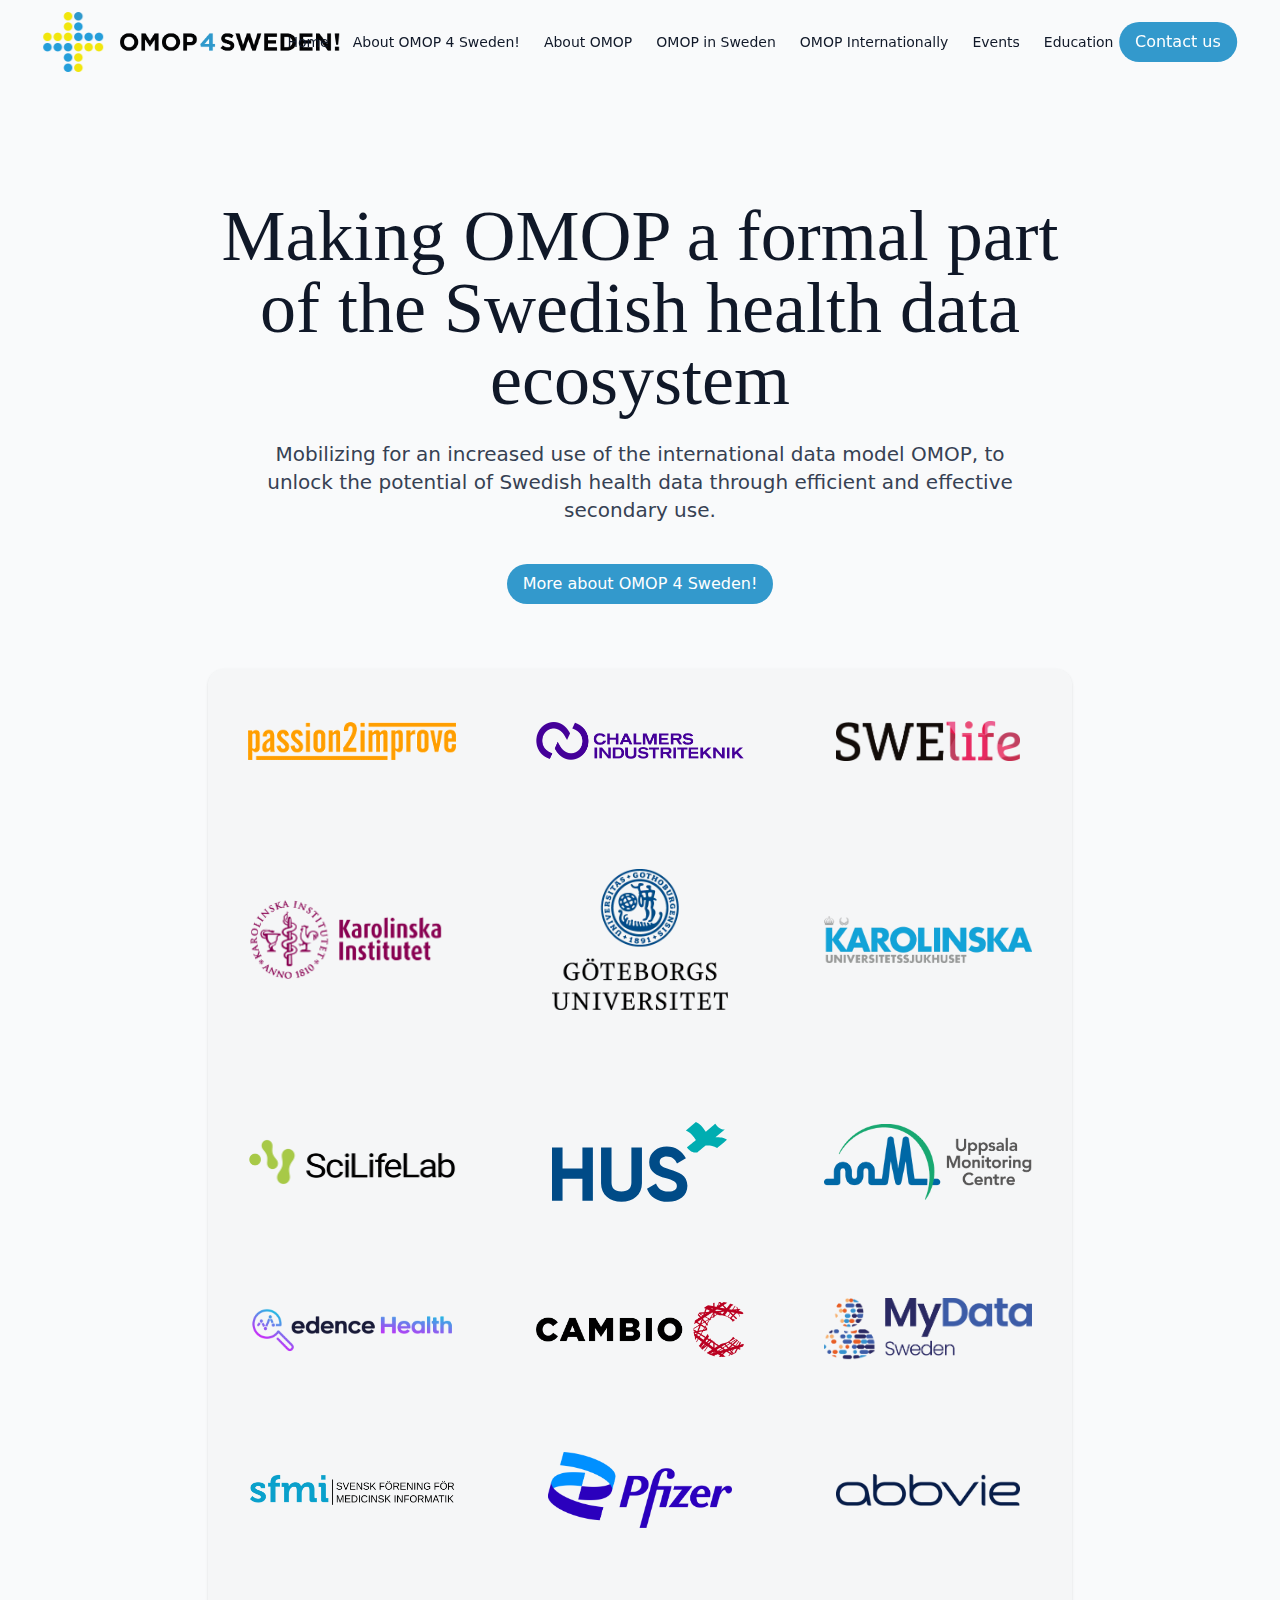
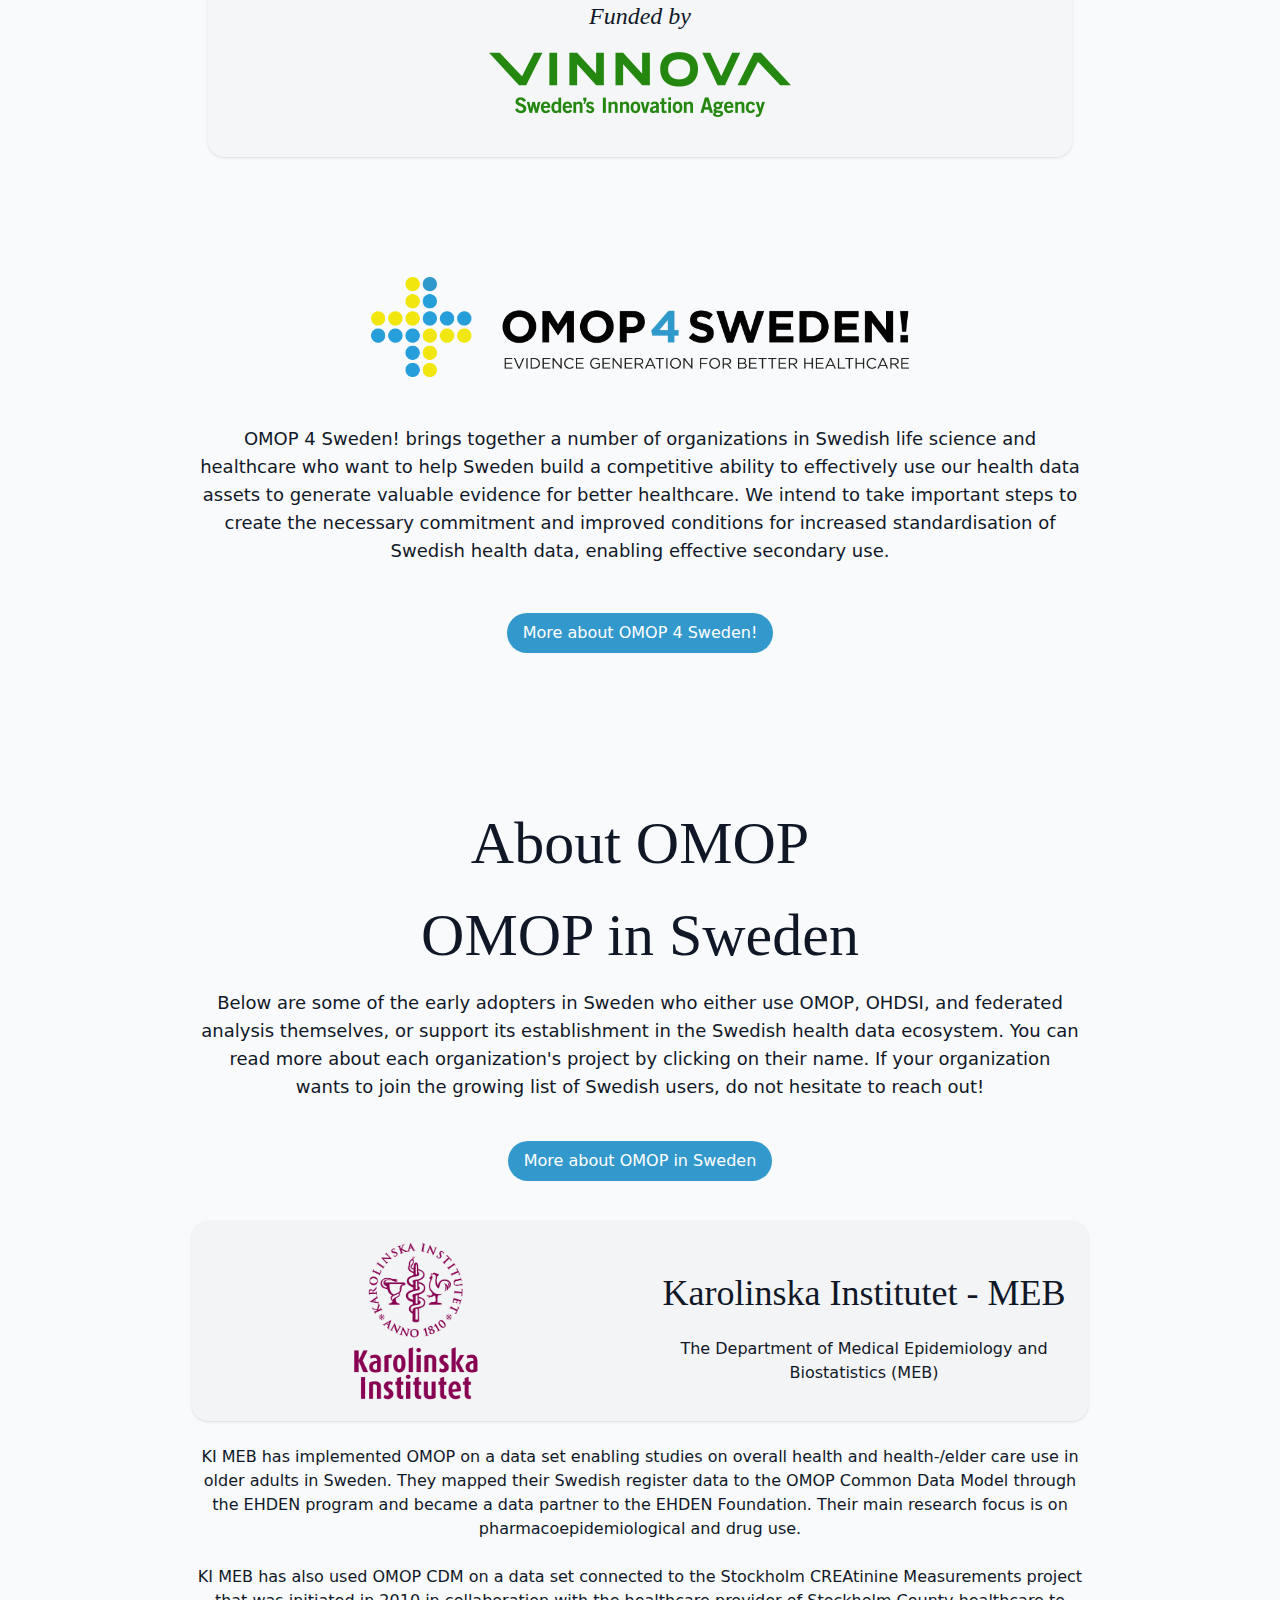
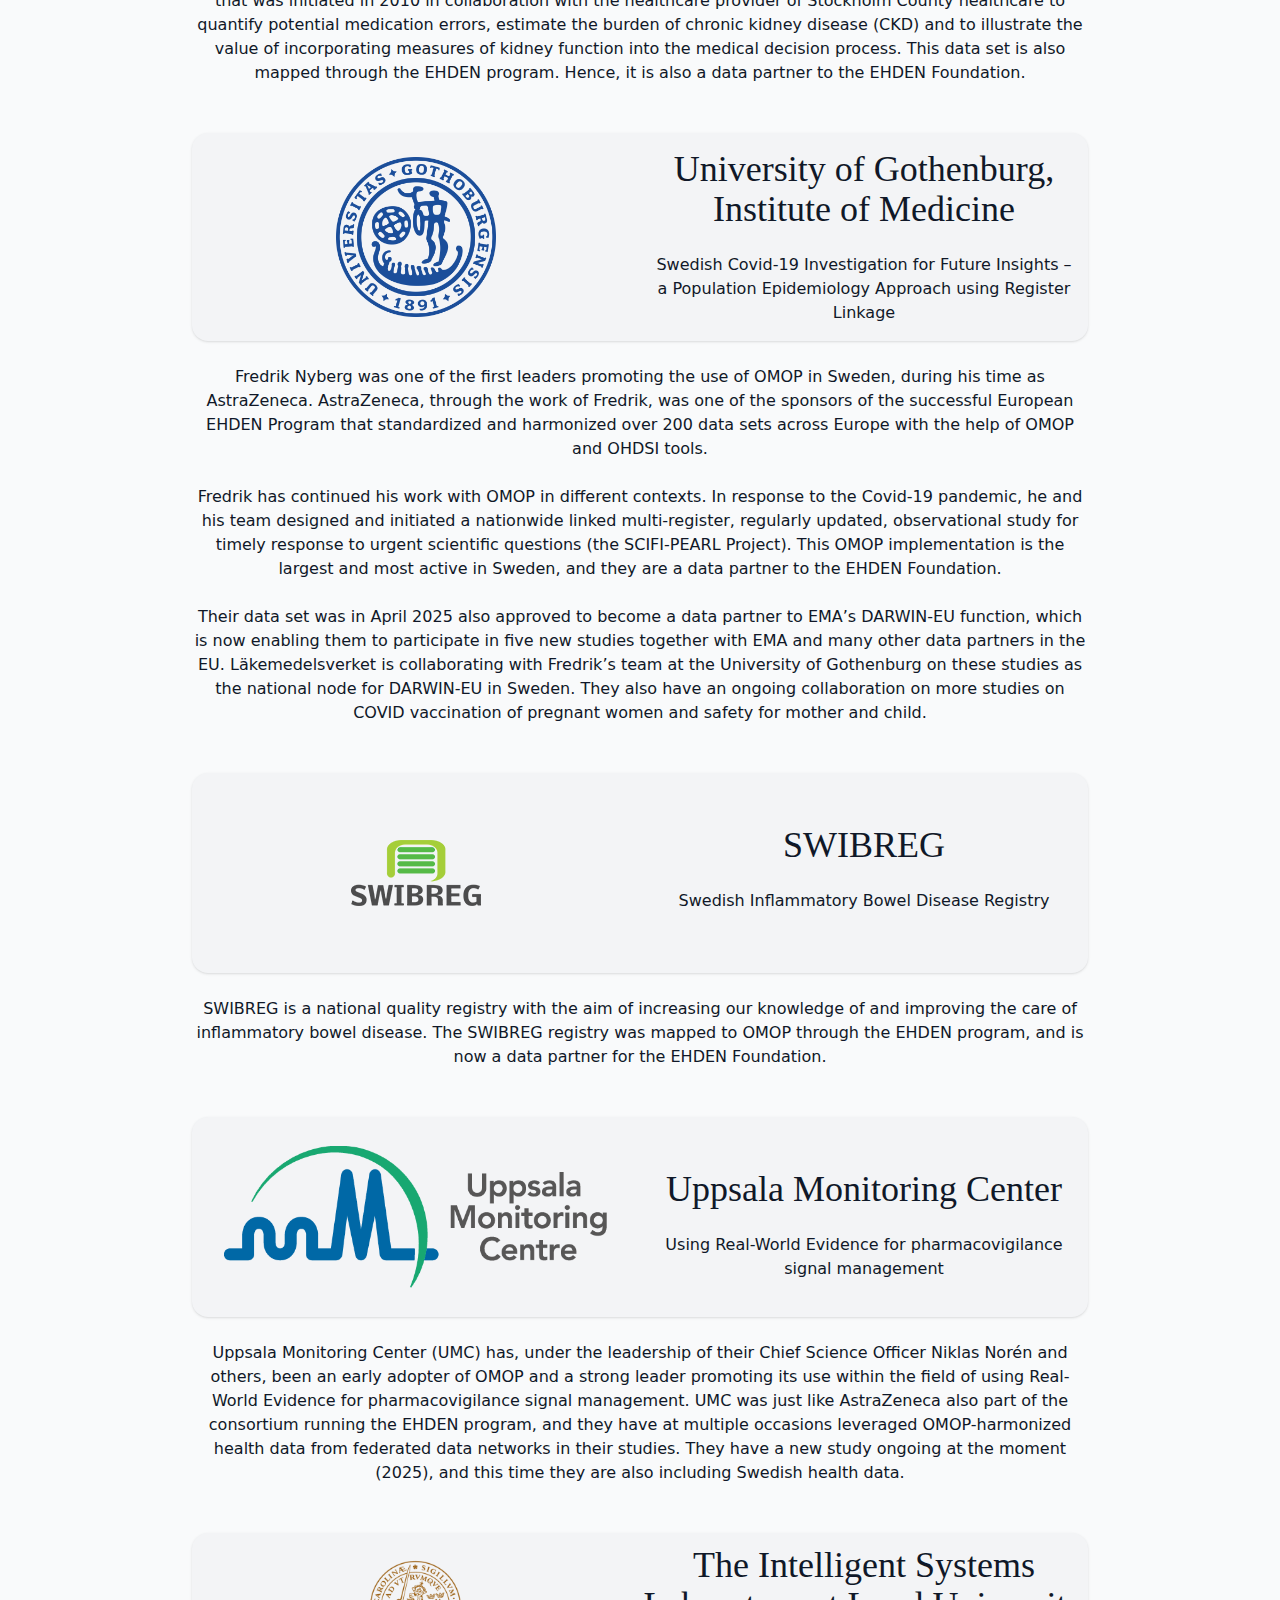
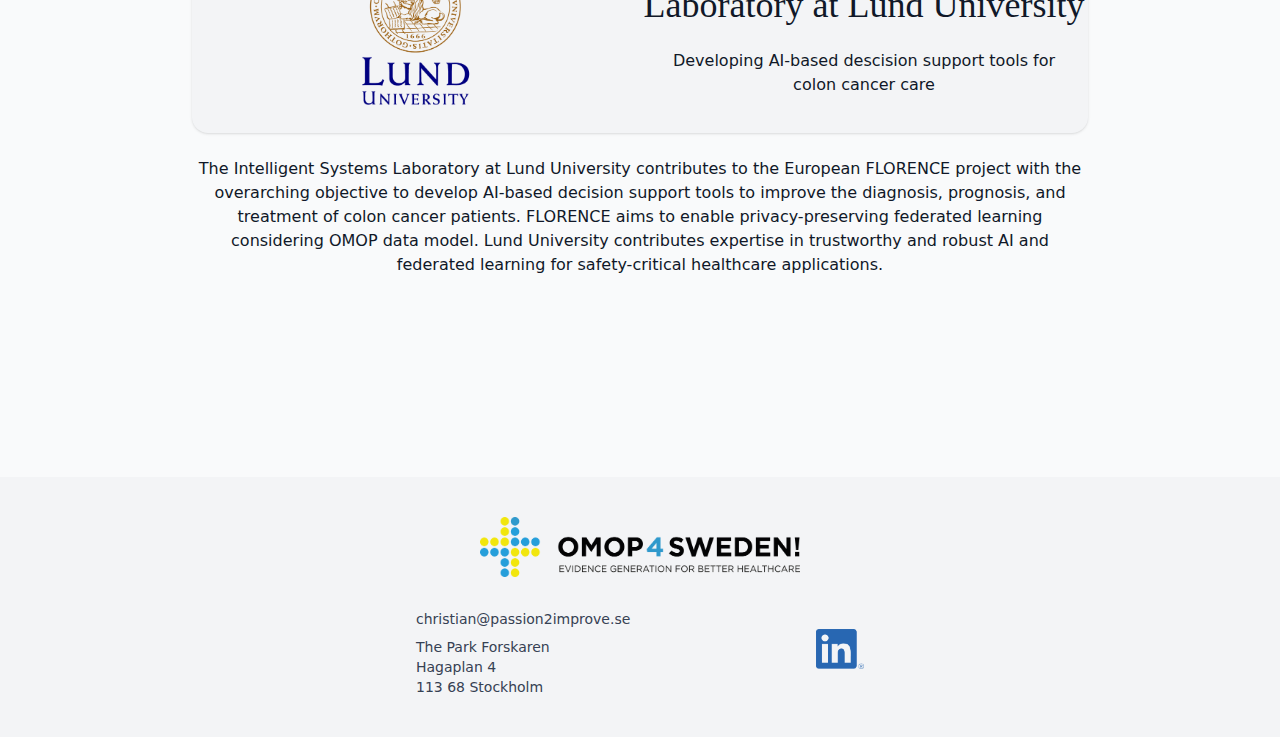
<file: index.html>
<!doctype html>
<html lang="en">
    <title>OMOP 4 Sweden! - National OMOP Coordinator</title>
	<head>
		<meta charset="utf-8" />
		<meta name="viewport" content="width=device-width, initial-scale=1" />
		
		<link href="./_app/immutable/assets/0.OXuluDxF.css" rel="stylesheet">
		<link rel="modulepreload" href="./_app/immutable/entry/start.CRO3ruHo.js">
		<link rel="modulepreload" href="./_app/immutable/chunks/DiNhkGWY.js">
		<link rel="modulepreload" href="./_app/immutable/chunks/Ca1Mg6ev.js">
		<link rel="modulepreload" href="./_app/immutable/chunks/Cwk-zQ0e.js">
		<link rel="modulepreload" href="./_app/immutable/chunks/BBzme7i2.js">
		<link rel="modulepreload" href="./_app/immutable/chunks/JGxs0fnW.js">
		<link rel="modulepreload" href="./_app/immutable/entry/app.Bqjvy_Vk.js">
		<link rel="modulepreload" href="./_app/immutable/chunks/DsnmJJEf.js">
		<link rel="modulepreload" href="./_app/immutable/chunks/CW7-dLEh.js">
		<link rel="modulepreload" href="./_app/immutable/chunks/CpcPRW_h.js">
		<link rel="modulepreload" href="./_app/immutable/nodes/0.6BjWVXtZ.js">
		<link rel="modulepreload" href="./_app/immutable/chunks/BZAb2sA1.js">
		<link rel="modulepreload" href="./_app/immutable/chunks/kvJxnScG.js">
		<link rel="modulepreload" href="./_app/immutable/chunks/CKDIgilc.js">
		<link rel="modulepreload" href="./_app/immutable/chunks/BRUIVK1N.js">
		<link rel="modulepreload" href="./_app/immutable/chunks/xx9heDzv.js">
		<link rel="modulepreload" href="./_app/immutable/chunks/Dq_MTifx.js">
		<link rel="modulepreload" href="./_app/immutable/nodes/2.Dl5dbNID.js">
		<link rel="modulepreload" href="./_app/immutable/chunks/B4dEQyuw.js">
		<link rel="modulepreload" href="./_app/immutable/chunks/CHmQWBgz.js"><!--[--><link rel="icon" href="./omop4swe_favicon.ico"/><!--]--><!--[--><meta name="Making OMOP a formal part of the Swedish health data ecosystem" content="OMOP 4 Sweden! brings together a number of organizations in Swedish life science and healthcare who want to help Sweden build a competitive ability to effectively use our health data assets to generate valuable evidence for better healthcare. We intend to take important steps to create the necessary commitment and improved conditions for increased standardisation of Swedish health data, enabling effective secondary use."/><!--]--><title>OMOP 4 Sweden! - National OMOP Coordination</title>

	</head>
	<body data-sveltekit-preload-data="hover">
		<div style="display: contents"><!--[--><!--[--><!----><div class="flex flex-col min-h-screen bg-gray-50 text-gray-900 font-sans"><header class="fixed top-0 left-1/2 transform -translate-x-1/2 z-50 transition-all duration-500 ease-in-out
          w-[97%] bg-transparent border-none rounded-none shadow-none"><div class="flex items-center justify-between px-6 py-3 max-sm:w-full max-sm:max-h-15 max-sm:flex max-sm:items-center"><div class="flex items-center w-1/5"><a href="./" class="flex items-center"><img src="./only_logo.png" alt="OMOP Sweden Logo Small" id="home_logo" class="lg:w-15 md:w-10 w-10"/> <!--[--><img src="./only_text.png" alt="OMOP Sweden Logo" class="w-59 transition-all duration-500 max-sm:hidden"/><!--]--></a></div> <nav class="hidden xl:flex space-x-6 2xl:-translate-x-12"><!--[--><a href="./" class="text-xs lg:text-[14px] 2xl:text-lg font-m hover:text-gray-800 transition-transform duration-200 hover:scale-105 text-center">Home</a><a href="./about-us" class="text-xs lg:text-[14px] 2xl:text-lg font-m hover:text-gray-800 transition-transform duration-200 hover:scale-105 text-center">About OMOP 4 Sweden!</a><a href="./#about_omop" class="text-xs lg:text-[14px] 2xl:text-lg font-m hover:text-gray-800 transition-transform duration-200 hover:scale-105 text-center">About OMOP</a><a href="./omop-in-sweden" class="text-xs lg:text-[14px] 2xl:text-lg font-m hover:text-gray-800 transition-transform duration-200 hover:scale-105 text-center">OMOP in Sweden</a><a href="./omop-internationally" class="text-xs lg:text-[14px] 2xl:text-lg font-m hover:text-gray-800 transition-transform duration-200 hover:scale-105 text-center">OMOP Internationally</a><a href="./events" class="text-xs lg:text-[14px] 2xl:text-lg font-m hover:text-gray-800 transition-transform duration-200 hover:scale-105 text-center">Events</a><a href="./education" class="text-xs lg:text-[14px] 2xl:text-lg font-m hover:text-gray-800 transition-transform duration-200 hover:scale-105 text-center">Education</a><!--]--></nav> <a href="./contact" class="hidden xl:inline-block bg-omop_blue text-white px-4 py-2 rounded-3xl hover:bg-sky-500 transition-transform duration-200 hover:scale-105 text-center">Contact us</a> <button class="xl:hidden px-2 rounded hover:bg-gray-200/70 transition-transform duration-200 hover:scale-105"><svg xmlns="http://www.w3.org/2000/svg" class="md:h-6 md:w-6 h-10 w-10" fill="none" viewBox="0 0 24 24" stroke="currentColor"><path stroke-linecap="round" stroke-linejoin="round" stroke-width="2" d="M4 6h16M4 12h16M4 18h16"></path></svg></button></div> <!--[!--><!--]--></header><!----> <main class="lg:max-w-7/10 max-w-9/10 mx-auto flex-grow lg:pt-50 pt-25"><!----><!----><section class="flex flex-col items-center justify-center min-h-[70vh] px-4 text-center"><h1 class="text-5xl md:text-7xl font-medium text-gray-900 mb-6" style="font-family: 'Gilda+Display', serif;">Making OMOP a formal part of the Swedish health data ecosystem</h1> <p class="text-xl text-gray-700 max-w-3xl">Mobilizing for an increased use of the international data model OMOP, to unlock the potential of Swedish health data through efficient and effective secondary use.</p> <div class="flex flex-col items-center mt-10"><a href="./about-us" class="max-lg:text-md inline-block bg-omop_blue text-white px-4 py-2 rounded-3xl hover:bg-sky-500 transition-transform duration-200 hover:scale-105 items-center">More about OMOP 4 Sweden!</a></div> <hr class="m-8"/> <div class="flex flex-col items-center justify-between min-h-[30vh] gap-4"><!--[!--><!--]--></div></section> <section class="flex flex-col items-center justify-center min-h-[30vh] lg:mt-20 mt-10"><img src="./logo_main.png" alt="OMOP 4 Sweden! Logo" class="w-3/5 m-10"/> <p class="lg:text-center text-gray-900 m-2 text-lg">OMOP 4 Sweden! brings together a number of organizations in Swedish life science and healthcare who want to help Sweden build a competitive ability to effectively use our health data assets to generate valuable evidence for better healthcare. We intend to take important steps to create the necessary commitment and improved conditions for increased standardisation of Swedish health data, enabling effective secondary use.</p> <div class="flex flex-col items-center m-10"><a href="./about-us" class="inline-block bg-omop_blue text-white px-4 py-2 rounded-3xl hover:bg-sky-500 transition-transform duration-200 hover:scale-105 items-center">More about OMOP 4 Sweden!</a></div></section> <div id="about_omop" class="pb-10"></div> <section class="mt-20"><h2 class="text-6xl font-ml text-gray-900 text-center" style="font-family: 'Gilda+Display', serif;">About OMOP</h2> <section class="mt-8 flex justify-center lg:px-4"><!--[!--><!--]--></section><!----></section> <section><h2 class="text-6xl font-serif mb-6 text-center">OMOP in Sweden</h2> <p class="lg:text-center text-gray-900 m-2 text-lg">Below are some of the early adopters in Sweden who either use OMOP, OHDSI, and federated analysis themselves, or support its establishment in the Swedish health data ecosystem. You can read more about each organization's project by clicking on their name. If your organization wants to join the growing list of Swedish users, do not hesitate to reach out!</p> <div class="flex flex-col items-center m-10"><a href="./omop-in-sweden" class="inline-block bg-omop_blue text-white px-4 py-2 rounded-3xl hover:bg-sky-500 transition-transform duration-200 hover:scale-105 items-center">More about OMOP in Sweden</a></div> <div class="flex flex-col items-center justify-center w-full gap-12"><!--[--><div class="flex flex-col justify-center items-center gap-6 w-9/10 lg:w-full"><div class="lg:grid lg:grid-flow-col lg:grid-rows-2 lg:grid-cols-2 flex flex-col w-full lg:max-w-4xl max-w-lg mx-auto bg-gray-100 rounded-2xl shadow-sm lg:min-h-50 min-h-20"><div class="lg:row-span-2 row-span-1 col-span-1 flex items-center justify-center lg:p-4 p-2 lg:px-8"><a href="https://ki.se/en/meb" target="_blank" rel="noopener noreferrer"><img src="./swedishOmopUsers/KI_logo_standing_plommon.png" alt="Karolinska Institutet - MEB logo" class="max-h-15 lg:max-h-40 object-contain hover:scale-105 transition-transform duration-100"/></a></div> <div class="lg:col-span-2 row-span-1 flex col-span-1 items-center lg:items-end justify-center lg:pb-2"><a href="https://ki.se/en/meb" target="_blank" rel="noopener noreferrer" class="lg:text-4xl text-3xl font-serif text-center hover:underline">Karolinska Institutet - MEB</a></div> <div class="col-span-2 flex items-center lg:items-start justify-center text-center text-base px-4 lg:py-4 py-2">The Department of Medical Epidemiology and Biostatistics (MEB)</div></div> <div class="flex items-center justify-center lg:max-w-4xl max-w-lg text-center md:text-base text-md text-start lg:text-center whitespace-pre-line"><p>KI MEB has implemented OMOP on a data set enabling studies on overall health and health-/elder care use in older adults in Sweden. They mapped their Swedish register data to the OMOP Common Data Model through the EHDEN program and became a data partner to the EHDEN Foundation. Their main research focus is on pharmacoepidemiological and drug use.

KI MEB has also used OMOP CDM on a data set connected to the Stockholm CREAtinine Measurements project that was initiated in 2010 in collaboration with the healthcare provider of Stockholm County healthcare to quantify potential medication errors, estimate the burden of chronic kidney disease (CKD) and to illustrate the value of incorporating measures of kidney function into the medical decision process. This data set is also mapped through the EHDEN program. Hence, it is also a data partner to the EHDEN Foundation.</p></div></div><div class="flex flex-col justify-center items-center gap-6 w-9/10 lg:w-full"><div class="lg:grid lg:grid-flow-col lg:grid-rows-2 lg:grid-cols-2 flex flex-col w-full lg:max-w-4xl max-w-lg mx-auto bg-gray-100 rounded-2xl shadow-sm lg:min-h-50 min-h-20"><div class="lg:row-span-2 row-span-1 col-span-1 flex items-center justify-center lg:p-4 p-2 lg:px-8"><a href="https://www.gu.se/forskning/scifi-pearl" target="_blank" rel="noopener noreferrer"><img src="./swedishOmopUsers/Goteborgs_universitet_seal.png" alt="University of Gothenburg, Institute of Medicine logo" class="max-h-15 lg:max-h-40 object-contain hover:scale-105 transition-transform duration-100"/></a></div> <div class="lg:col-span-2 row-span-1 flex col-span-1 items-center lg:items-end justify-center lg:pb-2"><a href="https://www.gu.se/forskning/scifi-pearl" target="_blank" rel="noopener noreferrer" class="lg:text-4xl text-3xl font-serif text-center hover:underline">University of Gothenburg, Institute of Medicine</a></div> <div class="col-span-2 flex items-center lg:items-start justify-center text-center text-base px-4 lg:py-4 py-2">Swedish Covid-19 Investigation for Future Insights – a Population Epidemiology Approach using Register Linkage</div></div> <div class="flex items-center justify-center lg:max-w-4xl max-w-lg text-center md:text-base text-md text-start lg:text-center whitespace-pre-line"><p>Fredrik Nyberg was one of the first leaders promoting the use of OMOP in Sweden, during his time as AstraZeneca. AstraZeneca, through the work of Fredrik, was one of the sponsors of the successful European EHDEN Program that standardized and harmonized over 200 data sets across Europe with the help of OMOP and OHDSI tools. 

Fredrik has continued his work with OMOP in different contexts. In response to the Covid-19 pandemic, he and his team designed and initiated a nationwide linked multi-register, regularly updated, observational study for timely response to urgent scientific questions (the SCIFI-PEARL Project). This OMOP implementation is the largest and most active in Sweden, and they are a data partner to the EHDEN Foundation. 

Their data set was in April 2025 also approved to become a data partner to EMA’s DARWIN-EU function, which is now enabling them to participate in five new studies together with EMA and many other data partners in the EU. Läkemedelsverket is collaborating with Fredrik’s team at the University of Gothenburg on these studies as the national node for DARWIN-EU in Sweden. They also have an ongoing collaboration on more studies on COVID vaccination of pregnant women and safety for mother and child.
</p></div></div><div class="flex flex-col justify-center items-center gap-6 w-9/10 lg:w-full"><div class="lg:grid lg:grid-flow-col lg:grid-rows-2 lg:grid-cols-2 flex flex-col w-full lg:max-w-4xl max-w-lg mx-auto bg-gray-100 rounded-2xl shadow-sm lg:min-h-50 min-h-20"><div class="lg:row-span-2 row-span-1 col-span-1 flex items-center justify-center lg:p-4 p-2 lg:px-8"><a href="https://www.swibreg.se/" target="_blank" rel="noopener noreferrer"><img src="./swedishOmopUsers/swibreg_logo.png" alt="SWIBREG logo" class="max-h-15 lg:max-h-40 object-contain hover:scale-105 transition-transform duration-100"/></a></div> <div class="lg:col-span-2 row-span-1 flex col-span-1 items-center lg:items-end justify-center lg:pb-2"><a href="https://www.swibreg.se/" target="_blank" rel="noopener noreferrer" class="lg:text-4xl text-3xl font-serif text-center hover:underline">SWIBREG</a></div> <div class="col-span-2 flex items-center lg:items-start justify-center text-center text-base px-4 lg:py-4 py-2">Swedish Inflammatory Bowel Disease Registry</div></div> <div class="flex items-center justify-center lg:max-w-4xl max-w-lg text-center md:text-base text-md text-start lg:text-center whitespace-pre-line"><p>SWIBREG is a national quality registry with the aim of increasing our knowledge of and improving the care of inflammatory bowel disease. The SWIBREG registry was mapped to OMOP through the EHDEN program, and is now a data partner for the EHDEN Foundation.
</p></div></div><div class="flex flex-col justify-center items-center gap-6 w-9/10 lg:w-full"><div class="lg:grid lg:grid-flow-col lg:grid-rows-2 lg:grid-cols-2 flex flex-col w-full lg:max-w-4xl max-w-lg mx-auto bg-gray-100 rounded-2xl shadow-sm lg:min-h-50 min-h-20"><div class="lg:row-span-2 row-span-1 col-span-1 flex items-center justify-center lg:p-4 p-2 lg:px-8"><a href="https://who-umc.org/" target="_blank" rel="noopener noreferrer"><img src="./partner_logos/umc_logo_color_horizontal.webp" alt="Uppsala Monitoring Center logo" class="max-h-15 lg:max-h-40 object-contain hover:scale-105 transition-transform duration-100"/></a></div> <div class="lg:col-span-2 row-span-1 flex col-span-1 items-center lg:items-end justify-center lg:pb-2"><a href="https://who-umc.org/" target="_blank" rel="noopener noreferrer" class="lg:text-4xl text-3xl font-serif text-center hover:underline">Uppsala Monitoring Center</a></div> <div class="col-span-2 flex items-center lg:items-start justify-center text-center text-base px-4 lg:py-4 py-2">Using Real-World Evidence for pharmacovigilance signal management</div></div> <div class="flex items-center justify-center lg:max-w-4xl max-w-lg text-center md:text-base text-md text-start lg:text-center whitespace-pre-line"><p>Uppsala Monitoring Center (UMC) has, under the leadership of their Chief Science Officer Niklas Norén and others, been an early adopter of OMOP and a strong leader promoting its use within the field of using Real-World Evidence for pharmacovigilance signal management. UMC was just like AstraZeneca also part of the consortium running the EHDEN program, and they have at multiple occasions leveraged OMOP-harmonized health data from federated data networks in their studies. They have a new study ongoing at the moment (2025), and this time they are also including Swedish health data.
</p></div></div><div class="flex flex-col justify-center items-center gap-6 w-9/10 lg:w-full"><div class="lg:grid lg:grid-flow-col lg:grid-rows-2 lg:grid-cols-2 flex flex-col w-full lg:max-w-4xl max-w-lg mx-auto bg-gray-100 rounded-2xl shadow-sm lg:min-h-50 min-h-20"><div class="lg:row-span-2 row-span-1 col-span-1 flex items-center justify-center lg:p-4 p-2 lg:px-8"><a href="https://florence.forskning.eu/en/" target="_blank" rel="noopener noreferrer"><img src="./partner_logos/LundUniversity_C2line_RGB.png" alt="The Intelligent Systems Laboratory at Lund University logo" class="max-h-15 lg:max-h-40 object-contain hover:scale-105 transition-transform duration-100"/></a></div> <div class="lg:col-span-2 row-span-1 flex col-span-1 items-center lg:items-end justify-center lg:pb-2"><a href="https://florence.forskning.eu/en/" target="_blank" rel="noopener noreferrer" class="lg:text-4xl text-3xl font-serif text-center hover:underline">The Intelligent Systems Laboratory at Lund University</a></div> <div class="col-span-2 flex items-center lg:items-start justify-center text-center text-base px-4 lg:py-4 py-2">Developing AI-based descision support tools for colon cancer care</div></div> <div class="flex items-center justify-center lg:max-w-4xl max-w-lg text-center md:text-base text-md text-start lg:text-center whitespace-pre-line"><p>The Intelligent Systems Laboratory at Lund University contributes to the European FLORENCE project with the overarching objective to develop AI-based decision support tools to improve the diagnosis, prognosis, and treatment of colon cancer patients. FLORENCE aims to enable privacy-preserving federated learning considering OMOP data model. Lund University contributes expertise in trustworthy and robust AI and federated learning for safety-critical healthcare applications.
</p></div></div><!--]--></div><!----></section><!----><!----></main> <footer class="bg-gray-100 lg:mt-50 mt-25"><div class="max-w-6xl mx-auto px-6 py-10 flex flex-col items-center space-y-6"><img src="./logo_main.png" alt="OMOP Sweden Logo" class="lg:w-80 w-60"/>   <div class="flex justify-between items-center w-full max-w-md text-gray-700"><div><p class="text-sm py-2">christian@passion2improve.se</p> <p class="text-sm">The Park Forskaren<br/>Hagaplan 4<br/>113 68 Stockholm</p></div> <a href="" target="_blank" rel="noopener noreferrer" class="text-gray-600 hover:text-blue-700 transition"><img src="./in-logo/LI-In-Bug.png" alt="LinkedIn Logo" class="w-12"/></a></div></div></footer><!----></div><!----><!--]--> <!--[!--><!--]--><!--]-->
			
			<script>
				{
					__sveltekit_81y95o = {
						base: new URL(".", location).pathname.slice(0, -1),
						assets: "/omop4sweden"
					};

					const element = document.currentScript.parentElement;

					Promise.all([
						import("./_app/immutable/entry/start.CRO3ruHo.js"),
						import("./_app/immutable/entry/app.Bqjvy_Vk.js")
					]).then(([kit, app]) => {
						kit.start(app, element, {
							node_ids: [0, 2],
							data: [null,null],
							form: null,
							error: null
						});
					});
				}
			</script>
		</div>
	</body>
</html>
</file>
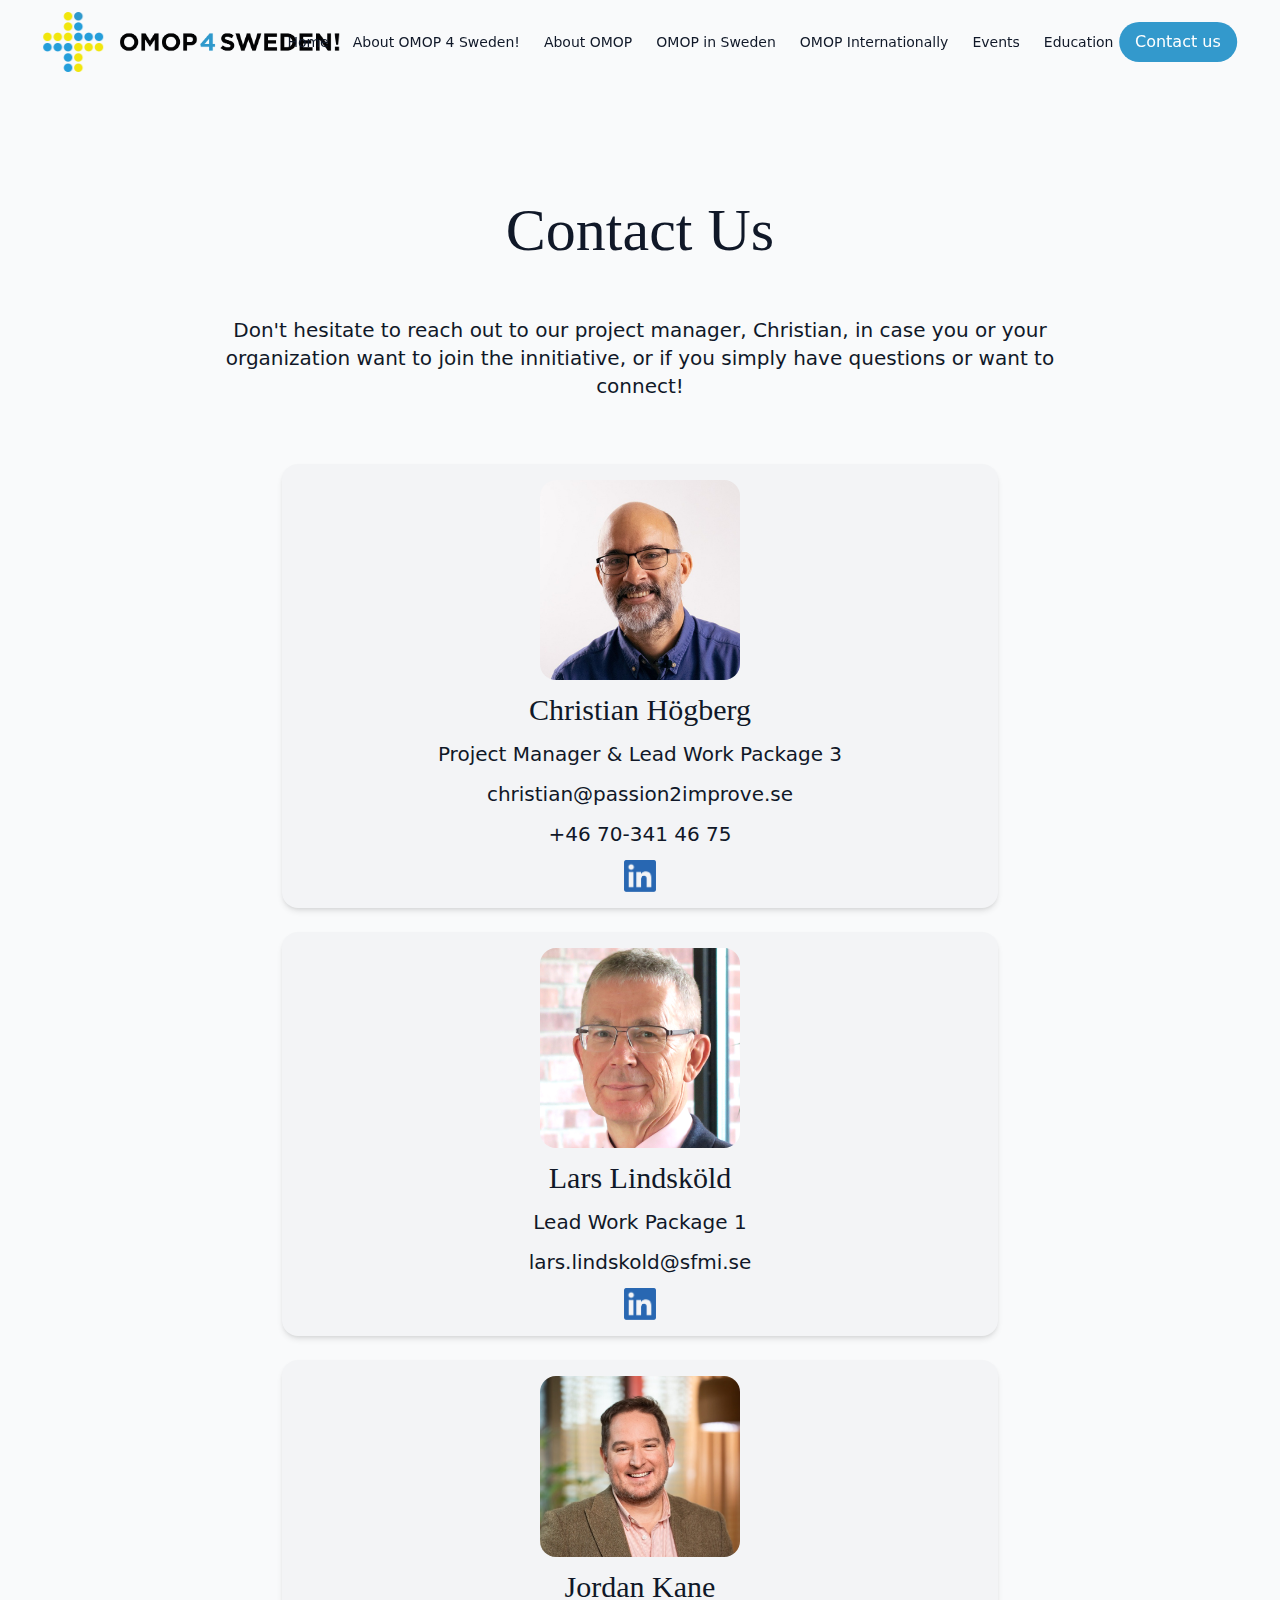
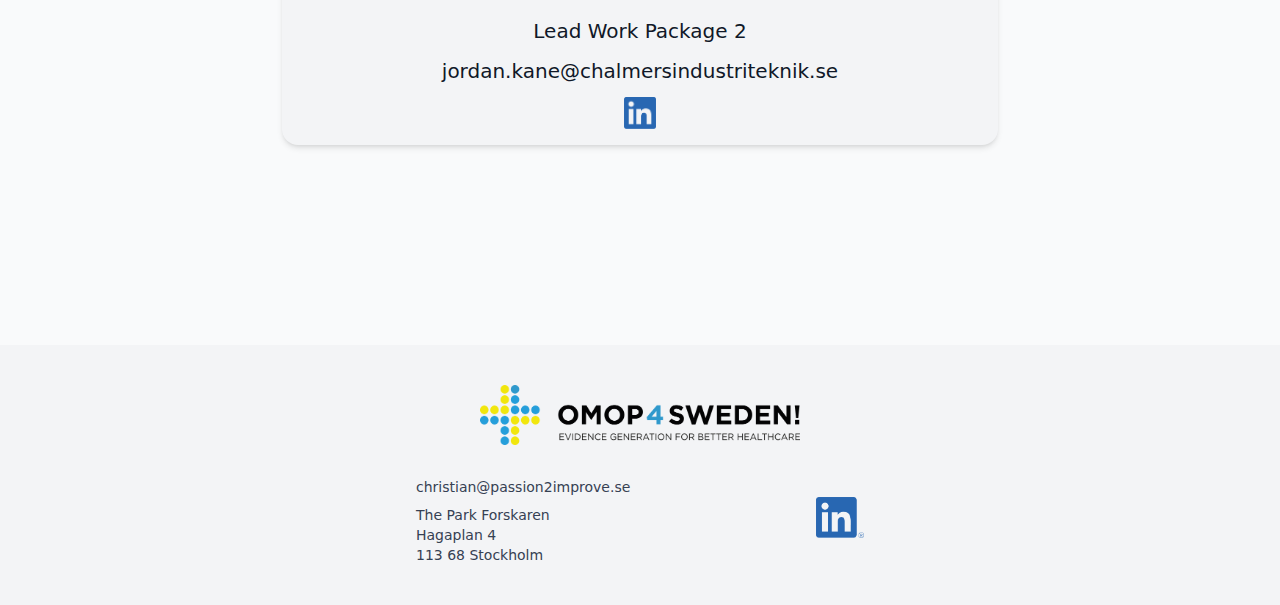
<file: contact.html>
<!doctype html>
<html lang="en">
    <title>OMOP 4 Sweden! - National OMOP Coordinator</title>
	<head>
		<meta charset="utf-8" />
		<meta name="viewport" content="width=device-width, initial-scale=1" />
		
		<link href="./_app/immutable/assets/0.BxpJbnZo.css" rel="stylesheet">
		<link rel="modulepreload" href="./_app/immutable/entry/start.Gs1bFSDs.js">
		<link rel="modulepreload" href="./_app/immutable/chunks/U7J-mRtu.js">
		<link rel="modulepreload" href="./_app/immutable/chunks/DzAF9Qrz.js">
		<link rel="modulepreload" href="./_app/immutable/chunks/Cr4SQC7l.js">
		<link rel="modulepreload" href="./_app/immutable/chunks/DnU-WTdI.js">
		<link rel="modulepreload" href="./_app/immutable/chunks/D06jPJWF.js">
		<link rel="modulepreload" href="./_app/immutable/entry/app.2m9VrmQX.js">
		<link rel="modulepreload" href="./_app/immutable/chunks/DsnmJJEf.js">
		<link rel="modulepreload" href="./_app/immutable/chunks/CUJaUruO.js">
		<link rel="modulepreload" href="./_app/immutable/chunks/D3gSXVjz.js">
		<link rel="modulepreload" href="./_app/immutable/nodes/0.CJQPM04W.js">
		<link rel="modulepreload" href="./_app/immutable/chunks/B5pTS1uv.js">
		<link rel="modulepreload" href="./_app/immutable/chunks/BIdy7sSI.js">
		<link rel="modulepreload" href="./_app/immutable/chunks/nxzzmN2e.js">
		<link rel="modulepreload" href="./_app/immutable/chunks/DIAS5JnP.js">
		<link rel="modulepreload" href="./_app/immutable/chunks/C6Z5OY4m.js">
		<link rel="modulepreload" href="./_app/immutable/chunks/w93v7wzj.js">
		<link rel="modulepreload" href="./_app/immutable/nodes/4.5vFSL1iI.js"><!--[--><link rel="icon" href="./omop4swe_favicon.ico"/><!--]-->

	</head>
	<body data-sveltekit-preload-data="hover">
		<div style="display: contents"><!--[--><!--[--><!----><div class="flex flex-col min-h-screen bg-gray-50 text-gray-900 font-sans"><header class="fixed top-0 left-1/2 transform -translate-x-1/2 z-50 transition-all duration-500 ease-in-out
          w-[97%] bg-transparent border-none rounded-none shadow-none"><div class="flex items-center justify-between px-6 py-3 max-sm:w-full max-sm:max-h-15 max-sm:flex max-sm:items-center"><div class="flex items-center w-1/5"><a href="./" class="flex items-center"><img src="./only_logo.png" alt="OMOP Sweden Logo Small" id="home_logo" class="lg:w-15 md:w-10 w-10"/> <!--[--><img src="./only_text.png" alt="OMOP Sweden Logo" class="w-59 transition-all duration-500 max-sm:hidden"/><!--]--></a></div> <nav class="hidden xl:flex space-x-6 2xl:-translate-x-12"><!--[--><a href="./" class="text-xs lg:text-[14px] 2xl:text-lg font-m hover:text-gray-800 transition-transform duration-200 hover:scale-105 text-center">Home</a><a href="./about-us" class="text-xs lg:text-[14px] 2xl:text-lg font-m hover:text-gray-800 transition-transform duration-200 hover:scale-105 text-center">About OMOP 4 Sweden!</a><a href="./#about_omop" class="text-xs lg:text-[14px] 2xl:text-lg font-m hover:text-gray-800 transition-transform duration-200 hover:scale-105 text-center">About OMOP</a><a href="./omop-in-sweden" class="text-xs lg:text-[14px] 2xl:text-lg font-m hover:text-gray-800 transition-transform duration-200 hover:scale-105 text-center">OMOP in Sweden</a><a href="./omop-internationally" class="text-xs lg:text-[14px] 2xl:text-lg font-m hover:text-gray-800 transition-transform duration-200 hover:scale-105 text-center">OMOP Internationally</a><a href="./events" class="text-xs lg:text-[14px] 2xl:text-lg font-m hover:text-gray-800 transition-transform duration-200 hover:scale-105 text-center">Events</a><a href="./education" class="text-xs lg:text-[14px] 2xl:text-lg font-m hover:text-gray-800 transition-transform duration-200 hover:scale-105 text-center">Education</a><!--]--></nav> <a href="./contact" class="hidden xl:inline-block bg-omop_blue text-white px-4 py-2 rounded-3xl hover:bg-sky-500 transition-transform duration-200 hover:scale-105 text-center">Contact us</a> <button class="xl:hidden px-2 rounded hover:bg-gray-200/70 transition-transform duration-200 hover:scale-105"><svg xmlns="http://www.w3.org/2000/svg" class="md:h-6 md:w-6 h-10 w-10" fill="none" viewBox="0 0 24 24" stroke="currentColor"><path stroke-linecap="round" stroke-linejoin="round" stroke-width="2" d="M4 6h16M4 12h16M4 18h16"></path></svg></button></div> <!--[!--><!--]--></header><!----> <main class="lg:max-w-7/10 max-w-9/10 mx-auto flex-grow lg:pt-50 pt-25"><!----><!----><section class="flex flex-col items-center gap-6"><h2 class="text-6xl font-serif mb-6 text-center">Contact Us</h2> <p class="text-center text-gray-900 m-2 text-xl mb-10">Don't hesitate to reach out to our project manager, Christian, in case you or your organization want to join the innitiative, or if you simply have questions or want to connect!</p> <div class="flex flex-col w-8/10 justify-center bg-gray-100 rounded-2xl shadow-md items-center gap-3 py-4"><img src="./people/christian_hogberg.jpeg" alt="Christian Högberg" class="rounded-2xl w-30 lg:w-50"/> <h3 class="font-serif text-3xl flex items-center justify-center">Christian Högberg</h3> <h4 class="text-xl flex items-center justify-center text-center">Project Manager &amp; Lead Work Package 3</h4> <p><a href="mailto:christian@passion2improve.se" class="hover:underline text-xl">christian@passion2improve.se</a></p> <p><a href="tel:+46703414675" class="text-xl">+46 70-341 46 75</a></p> <a href="https://www.linkedin.com/in/cchogberg/?locale=sv_SE" target="_blank"><img src="./in-logo/LI-In-Bug_woc.png" alt="LinkedIn" class="w-8"/></a></div> <div class="flex flex-col w-8/10 justify-center bg-gray-100 rounded-2xl shadow-md items-center gap-3 py-4"><img src="./people/lars_lindskold.jpg" alt="Lars Lindsköld" class="rounded-2xl w-30 lg:w-50"/> <h3 class="font-serif text-3xl flex items-center justify-center">Lars Lindsköld</h3> <h4 class="text-xl flex items-center justify-center text-center">Lead Work Package 1</h4> <p><a href="mailto:lars.lindskold@sfmi.se" class="hover:underline text-xl">lars.lindskold@sfmi.se</a></p> <a href="https://www.linkedin.com/in/lindskold/?originalSubdomain=se" target="_blank"><img src="./in-logo/LI-In-Bug_woc.png" alt="LinkedIn" class="w-8"/></a></div> <div class="flex flex-col w-8/10 justify-center bg-gray-100 rounded-2xl shadow-md items-center gap-3 py-4"><img src="./people/jordan_kane.jpg" alt="Jordan Kande" class="rounded-2xl w-30 lg:w-50"/> <h3 class="font-serif text-3xl flex items-center justify-center">Jordan Kane</h3> <h4 class="text-xl flex items-center justify-center text-center">Lead Work Package 2</h4> <p><a href="mailto:jordan.kane@chalmersindustriteknik.se" class="hover:underline lg:text-xl text-base">jordan.kane@chalmersindustriteknik.se</a></p> <a href="https://www.linkedin.com/in/jordankane/" target="_blank"><img src="./in-logo/LI-In-Bug_woc.png" alt="LinkedIn" class="w-8"/></a></div></section><!----><!----></main> <footer class="bg-gray-100 lg:mt-50 mt-25"><div class="max-w-6xl mx-auto px-6 py-10 flex flex-col items-center space-y-6"><img src="./logo_main.png" alt="OMOP Sweden Logo" class="lg:w-80 w-60"/>   <div class="flex justify-between items-center w-full max-w-md text-gray-700"><div><p class="text-sm py-2">christian@passion2improve.se</p> <p class="text-sm">The Park Forskaren<br/>Hagaplan 4<br/>113 68 Stockholm</p></div> <a href="" target="_blank" rel="noopener noreferrer" class="text-gray-600 hover:text-blue-700 transition"><img src="./in-logo/LI-In-Bug.png" alt="LinkedIn Logo" class="w-12"/></a></div></div></footer><!----></div><!----><!--]--> <!--[!--><!--]--><!--]-->
			
			<script>
				{
					__sveltekit_i07bmb = {
						base: new URL(".", location).pathname.slice(0, -1),
						assets: "/omop4sweden"
					};

					const element = document.currentScript.parentElement;

					Promise.all([
						import("./_app/immutable/entry/start.Gs1bFSDs.js"),
						import("./_app/immutable/entry/app.2m9VrmQX.js")
					]).then(([kit, app]) => {
						kit.start(app, element, {
							node_ids: [0, 4],
							data: [null,null],
							form: null,
							error: null
						});
					});
				}
			</script>
		</div>
	</body>
</html>
</file>
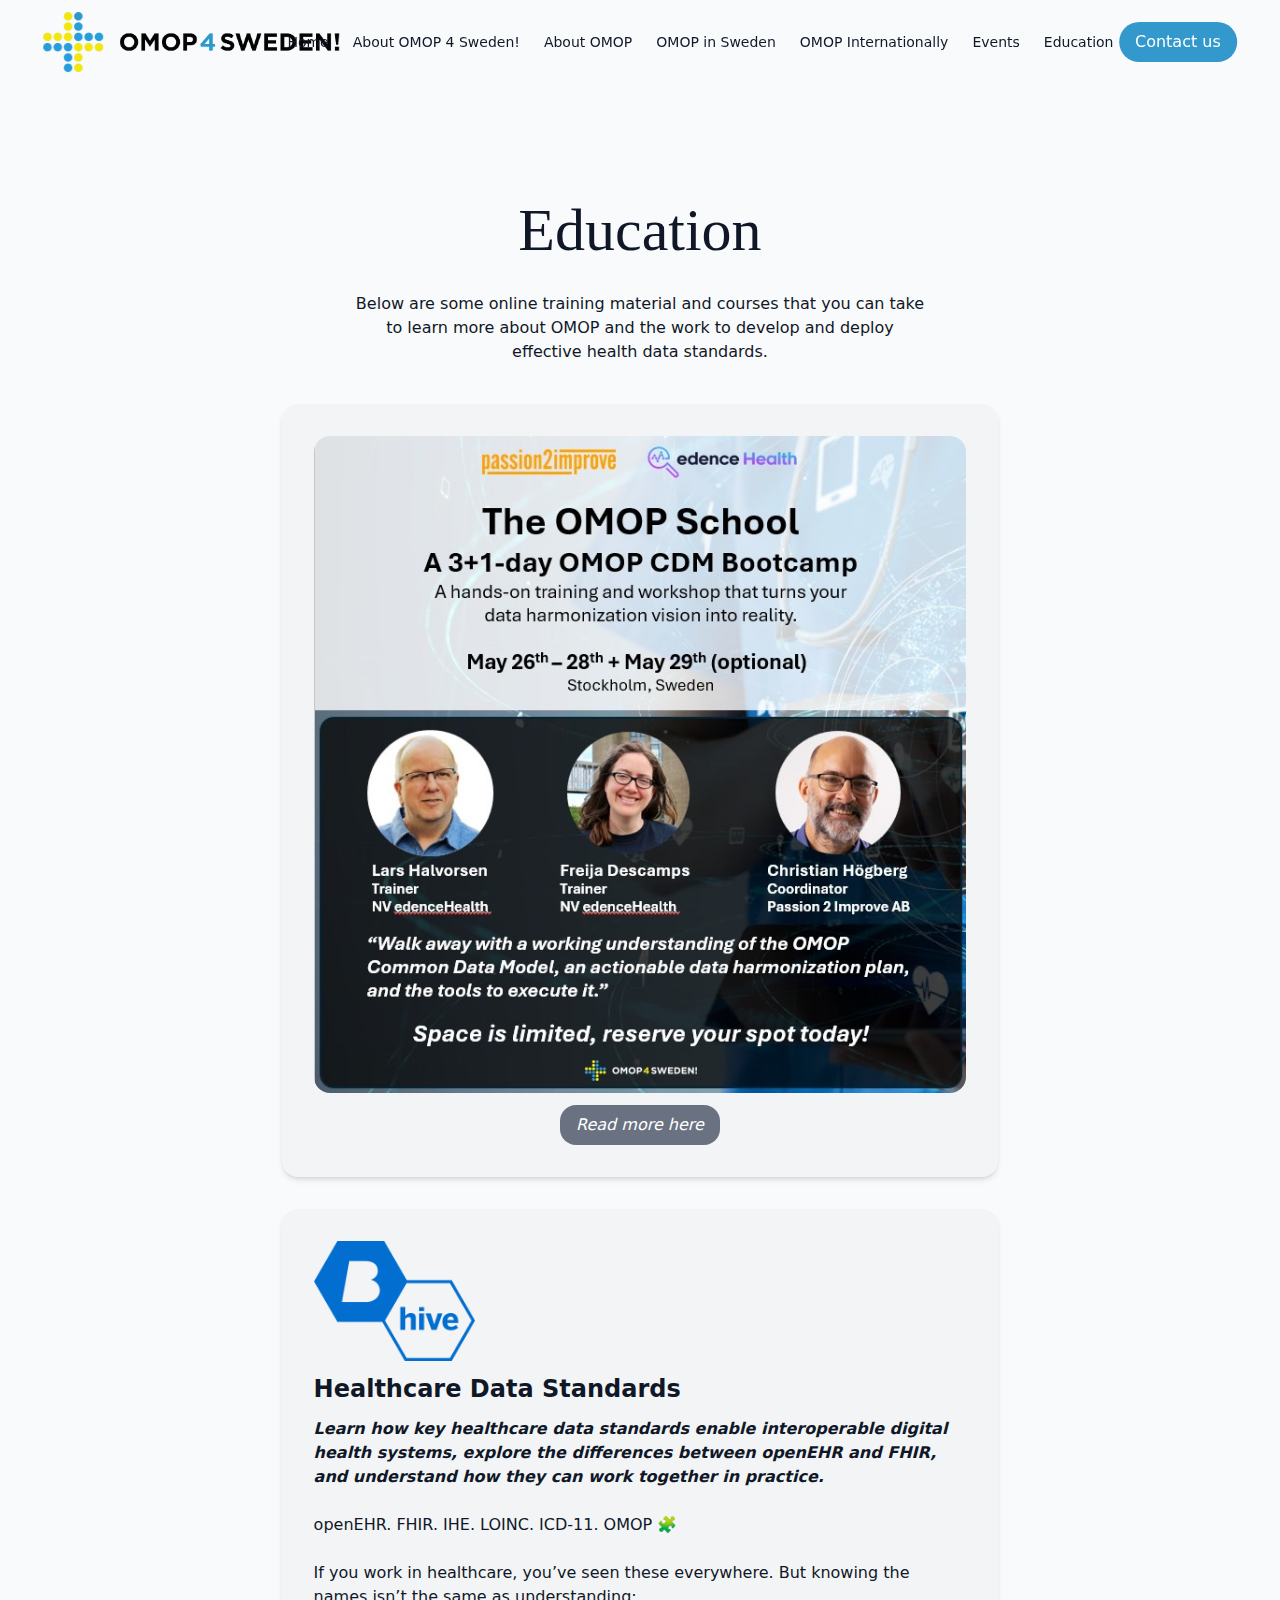
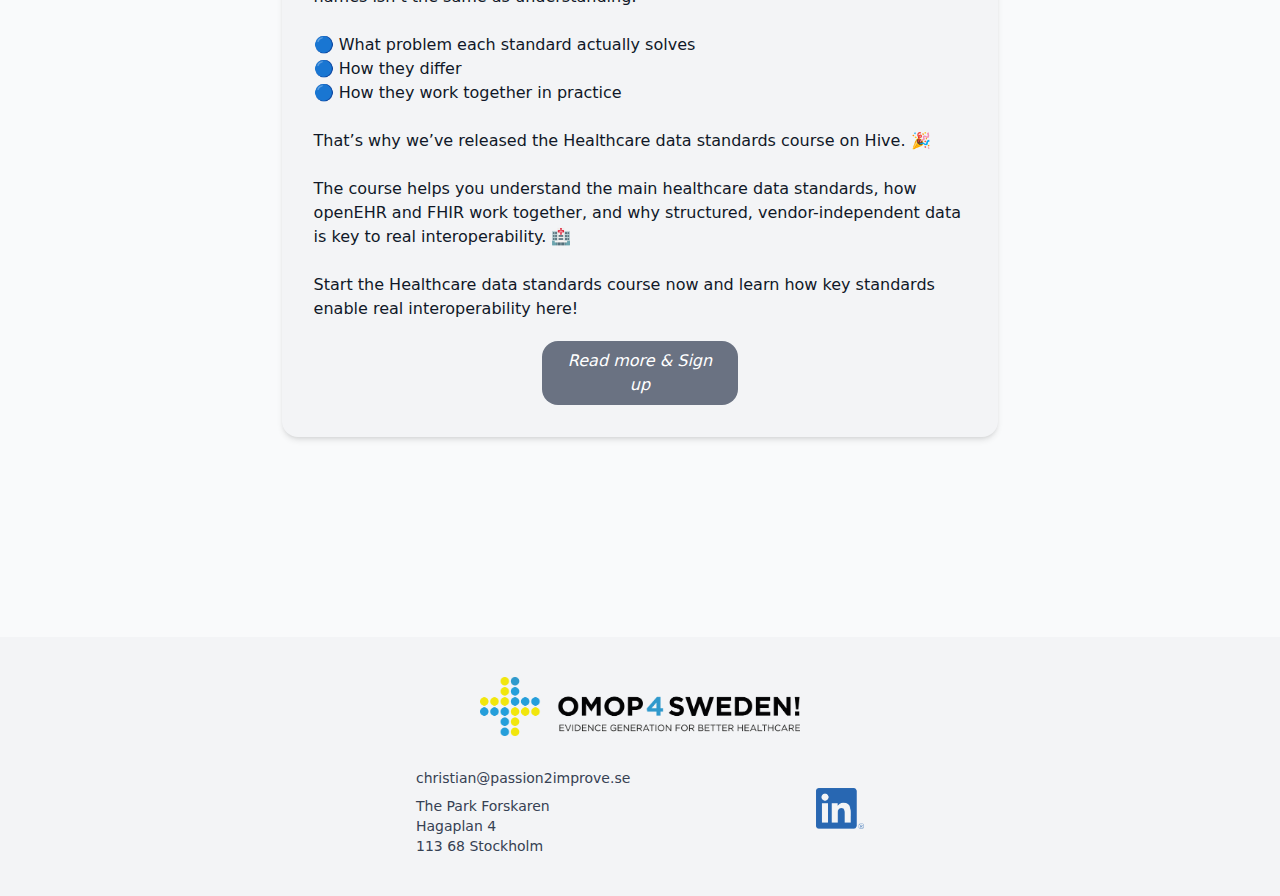
<file: education.html>
<!doctype html>
<html lang="en">
    <title>OMOP 4 Sweden! - National OMOP Coordinator</title>
	<head>
		<meta charset="utf-8" />
		<meta name="viewport" content="width=device-width, initial-scale=1" />
		
		<link href="./_app/immutable/assets/0.BxpJbnZo.css" rel="stylesheet">
		<link rel="modulepreload" href="./_app/immutable/entry/start.Gs1bFSDs.js">
		<link rel="modulepreload" href="./_app/immutable/chunks/U7J-mRtu.js">
		<link rel="modulepreload" href="./_app/immutable/chunks/DzAF9Qrz.js">
		<link rel="modulepreload" href="./_app/immutable/chunks/Cr4SQC7l.js">
		<link rel="modulepreload" href="./_app/immutable/chunks/DnU-WTdI.js">
		<link rel="modulepreload" href="./_app/immutable/chunks/D06jPJWF.js">
		<link rel="modulepreload" href="./_app/immutable/entry/app.2m9VrmQX.js">
		<link rel="modulepreload" href="./_app/immutable/chunks/DsnmJJEf.js">
		<link rel="modulepreload" href="./_app/immutable/chunks/CUJaUruO.js">
		<link rel="modulepreload" href="./_app/immutable/chunks/D3gSXVjz.js">
		<link rel="modulepreload" href="./_app/immutable/nodes/0.CJQPM04W.js">
		<link rel="modulepreload" href="./_app/immutable/chunks/B5pTS1uv.js">
		<link rel="modulepreload" href="./_app/immutable/chunks/BIdy7sSI.js">
		<link rel="modulepreload" href="./_app/immutable/chunks/nxzzmN2e.js">
		<link rel="modulepreload" href="./_app/immutable/chunks/DIAS5JnP.js">
		<link rel="modulepreload" href="./_app/immutable/chunks/C6Z5OY4m.js">
		<link rel="modulepreload" href="./_app/immutable/chunks/w93v7wzj.js">
		<link rel="modulepreload" href="./_app/immutable/nodes/5.Dsf-2bx3.js"><!--[--><link rel="icon" href="./omop4swe_favicon.ico"/><!--]-->

	</head>
	<body data-sveltekit-preload-data="hover">
		<div style="display: contents"><!--[--><!--[--><!----><div class="flex flex-col min-h-screen bg-gray-50 text-gray-900 font-sans"><header class="fixed top-0 left-1/2 transform -translate-x-1/2 z-50 transition-all duration-500 ease-in-out
          w-[97%] bg-transparent border-none rounded-none shadow-none"><div class="flex items-center justify-between px-6 py-3 max-sm:w-full max-sm:max-h-15 max-sm:flex max-sm:items-center"><div class="flex items-center w-1/5"><a href="./" class="flex items-center"><img src="./only_logo.png" alt="OMOP Sweden Logo Small" id="home_logo" class="lg:w-15 md:w-10 w-10"/> <!--[--><img src="./only_text.png" alt="OMOP Sweden Logo" class="w-59 transition-all duration-500 max-sm:hidden"/><!--]--></a></div> <nav class="hidden xl:flex space-x-6 2xl:-translate-x-12"><!--[--><a href="./" class="text-xs lg:text-[14px] 2xl:text-lg font-m hover:text-gray-800 transition-transform duration-200 hover:scale-105 text-center">Home</a><a href="./about-us" class="text-xs lg:text-[14px] 2xl:text-lg font-m hover:text-gray-800 transition-transform duration-200 hover:scale-105 text-center">About OMOP 4 Sweden!</a><a href="./#about_omop" class="text-xs lg:text-[14px] 2xl:text-lg font-m hover:text-gray-800 transition-transform duration-200 hover:scale-105 text-center">About OMOP</a><a href="./omop-in-sweden" class="text-xs lg:text-[14px] 2xl:text-lg font-m hover:text-gray-800 transition-transform duration-200 hover:scale-105 text-center">OMOP in Sweden</a><a href="./omop-internationally" class="text-xs lg:text-[14px] 2xl:text-lg font-m hover:text-gray-800 transition-transform duration-200 hover:scale-105 text-center">OMOP Internationally</a><a href="./events" class="text-xs lg:text-[14px] 2xl:text-lg font-m hover:text-gray-800 transition-transform duration-200 hover:scale-105 text-center">Events</a><a href="./education" class="text-xs lg:text-[14px] 2xl:text-lg font-m hover:text-gray-800 transition-transform duration-200 hover:scale-105 text-center">Education</a><!--]--></nav> <a href="./contact" class="hidden xl:inline-block bg-omop_blue text-white px-4 py-2 rounded-3xl hover:bg-sky-500 transition-transform duration-200 hover:scale-105 text-center">Contact us</a> <button class="xl:hidden px-2 rounded hover:bg-gray-200/70 transition-transform duration-200 hover:scale-105"><svg xmlns="http://www.w3.org/2000/svg" class="md:h-6 md:w-6 h-10 w-10" fill="none" viewBox="0 0 24 24" stroke="currentColor"><path stroke-linecap="round" stroke-linejoin="round" stroke-width="2" d="M4 6h16M4 12h16M4 18h16"></path></svg></button></div> <!--[!--><!--]--></header><!----> <main class="lg:max-w-7/10 max-w-9/10 mx-auto flex-grow lg:pt-50 pt-25"><!----><!----><section class="flex flex-col items-center"><h2 class="text-6xl font-serif mb-6 text-center">Education</h2> <p class="text-center text-gray-900 m-2 lg:text-base mb-10 lg:mx-40">Below are some online training material and courses that you can take to learn more about OMOP and the work to develop and deploy effective health data standards.</p> <div class="flex flex-col lg:p-8 p-4 bg-gray-100 rounded-2xl shadow-md gap-3 mb-8 lg:w-8/10"><div class="flex w-full items-center justify-center"><img src="./the_omop_school_poster.jpeg" alt="The OMOP School Poster" class="w-200 rounded-2xl"/></div> <a href="./omop-school" class="flex bg-gray-500 text-white px-4 py-2 rounded-2xl hover:bg-omop_blue transition-transform duration-200 hover:scale-105 items-center justify-center lg:text-base text-sm lg:max-w-4/10 max-w-7/10 italic place-self-center text-center">Read more here</a></div> <div class="flex flex-col gap-8 lg:max-w-8/10"><div class="flex flex-col lg:p-8 p-4 bg-gray-100 rounded-2xl shadow-md gap-3"><div class="flex flex-row w-full items-center gap-5"><a href="https://hive.better.care/course/healthcare-data-standards" target="_blank" class="flex"><img src="./partner_logos/better_hive.png" alt="Hive Better Care logo" class="h-30 hover:scale-104 transition-transform duration-200"/></a></div> <a href="https://hive.better.care/course/healthcare-data-standards" target="_blank" class="hover:underline"><h3 class="text-xl lg:text-2xl hover:scale-102 transition-transform duration-200"><strong>Healthcare Data Standards</strong></h3></a> <p class="text-md lg:text-base pb-2 whitespace-pre-line"><i><strong>Learn how key healthcare data standards enable interoperable digital health systems, explore the differences between openEHR and FHIR, and understand how they can work together in practice.</strong></i><br/><br/> openEHR. FHIR. IHE. LOINC. ICD-11. OMOP 🧩

                If you work in healthcare, you’ve seen these everywhere. But knowing the names isn’t the same as understanding:

                🔵 What problem each standard actually solves
                🔵 How they differ
                🔵 How they work together in practice

                That’s why we’ve released the Healthcare data standards course on Hive. 🎉

                The course helps you understand the main healthcare data standards, how openEHR and FHIR work together, and why structured, vendor-independent data is key to real interoperability. 🏥

                Start the Healthcare data standards course now and learn how key standards enable real interoperability here!</p> <a href="https://hive.better.care/course/healthcare-data-standards" target="_blank" class="flex bg-gray-500 text-white px-4 py-2 rounded-2xl hover:bg-omop_blue transition-transform duration-200 hover:scale-105 items-center justify-center lg:text-base text-sm lg:max-w-3/10 max-w-7/10 italic place-self-center text-center">Read more &amp; Sign up</a></div></div></section><!----><!----></main> <footer class="bg-gray-100 lg:mt-50 mt-25"><div class="max-w-6xl mx-auto px-6 py-10 flex flex-col items-center space-y-6"><img src="./logo_main.png" alt="OMOP Sweden Logo" class="lg:w-80 w-60"/>   <div class="flex justify-between items-center w-full max-w-md text-gray-700"><div><p class="text-sm py-2">christian@passion2improve.se</p> <p class="text-sm">The Park Forskaren<br/>Hagaplan 4<br/>113 68 Stockholm</p></div> <a href="" target="_blank" rel="noopener noreferrer" class="text-gray-600 hover:text-blue-700 transition"><img src="./in-logo/LI-In-Bug.png" alt="LinkedIn Logo" class="w-12"/></a></div></div></footer><!----></div><!----><!--]--> <!--[!--><!--]--><!--]-->
			
			<script>
				{
					__sveltekit_i07bmb = {
						base: new URL(".", location).pathname.slice(0, -1),
						assets: "/omop4sweden"
					};

					const element = document.currentScript.parentElement;

					Promise.all([
						import("./_app/immutable/entry/start.Gs1bFSDs.js"),
						import("./_app/immutable/entry/app.2m9VrmQX.js")
					]).then(([kit, app]) => {
						kit.start(app, element, {
							node_ids: [0, 5],
							data: [null,null],
							form: null,
							error: null
						});
					});
				}
			</script>
		</div>
	</body>
</html>
</file>
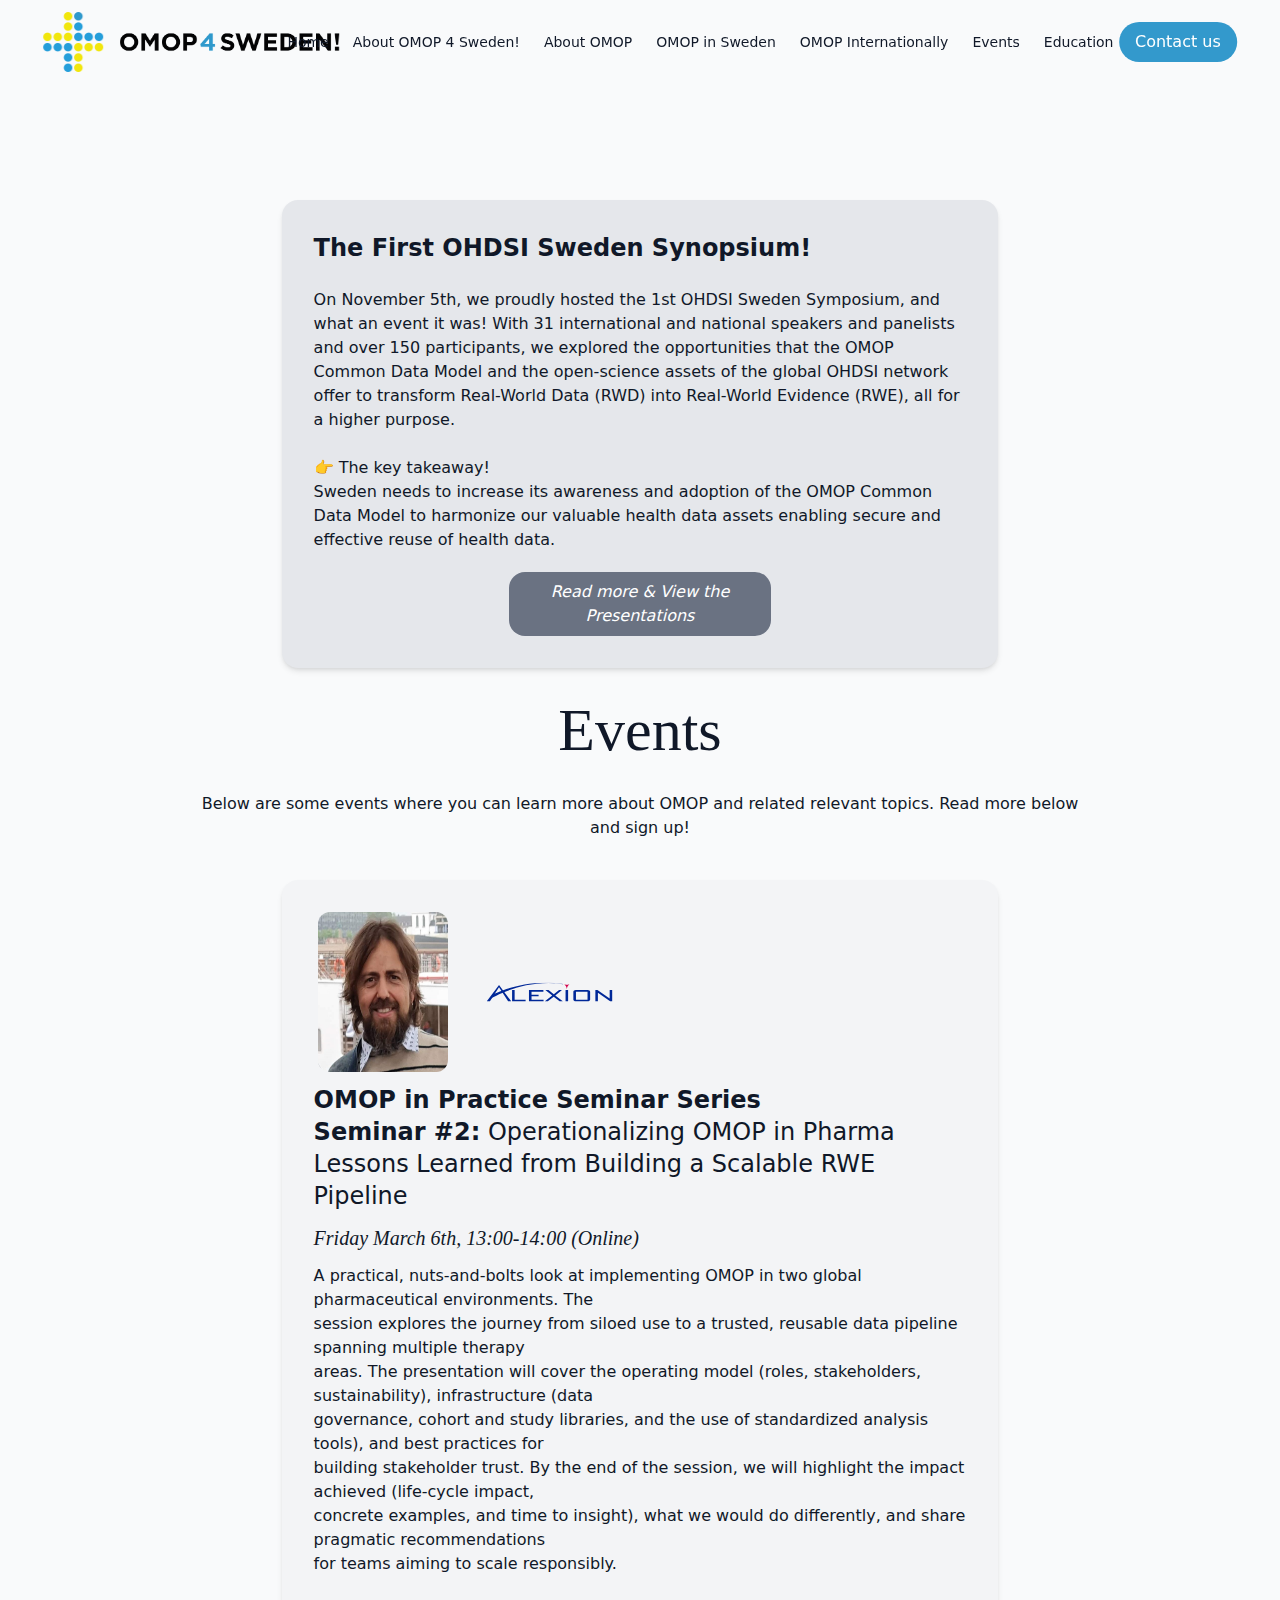
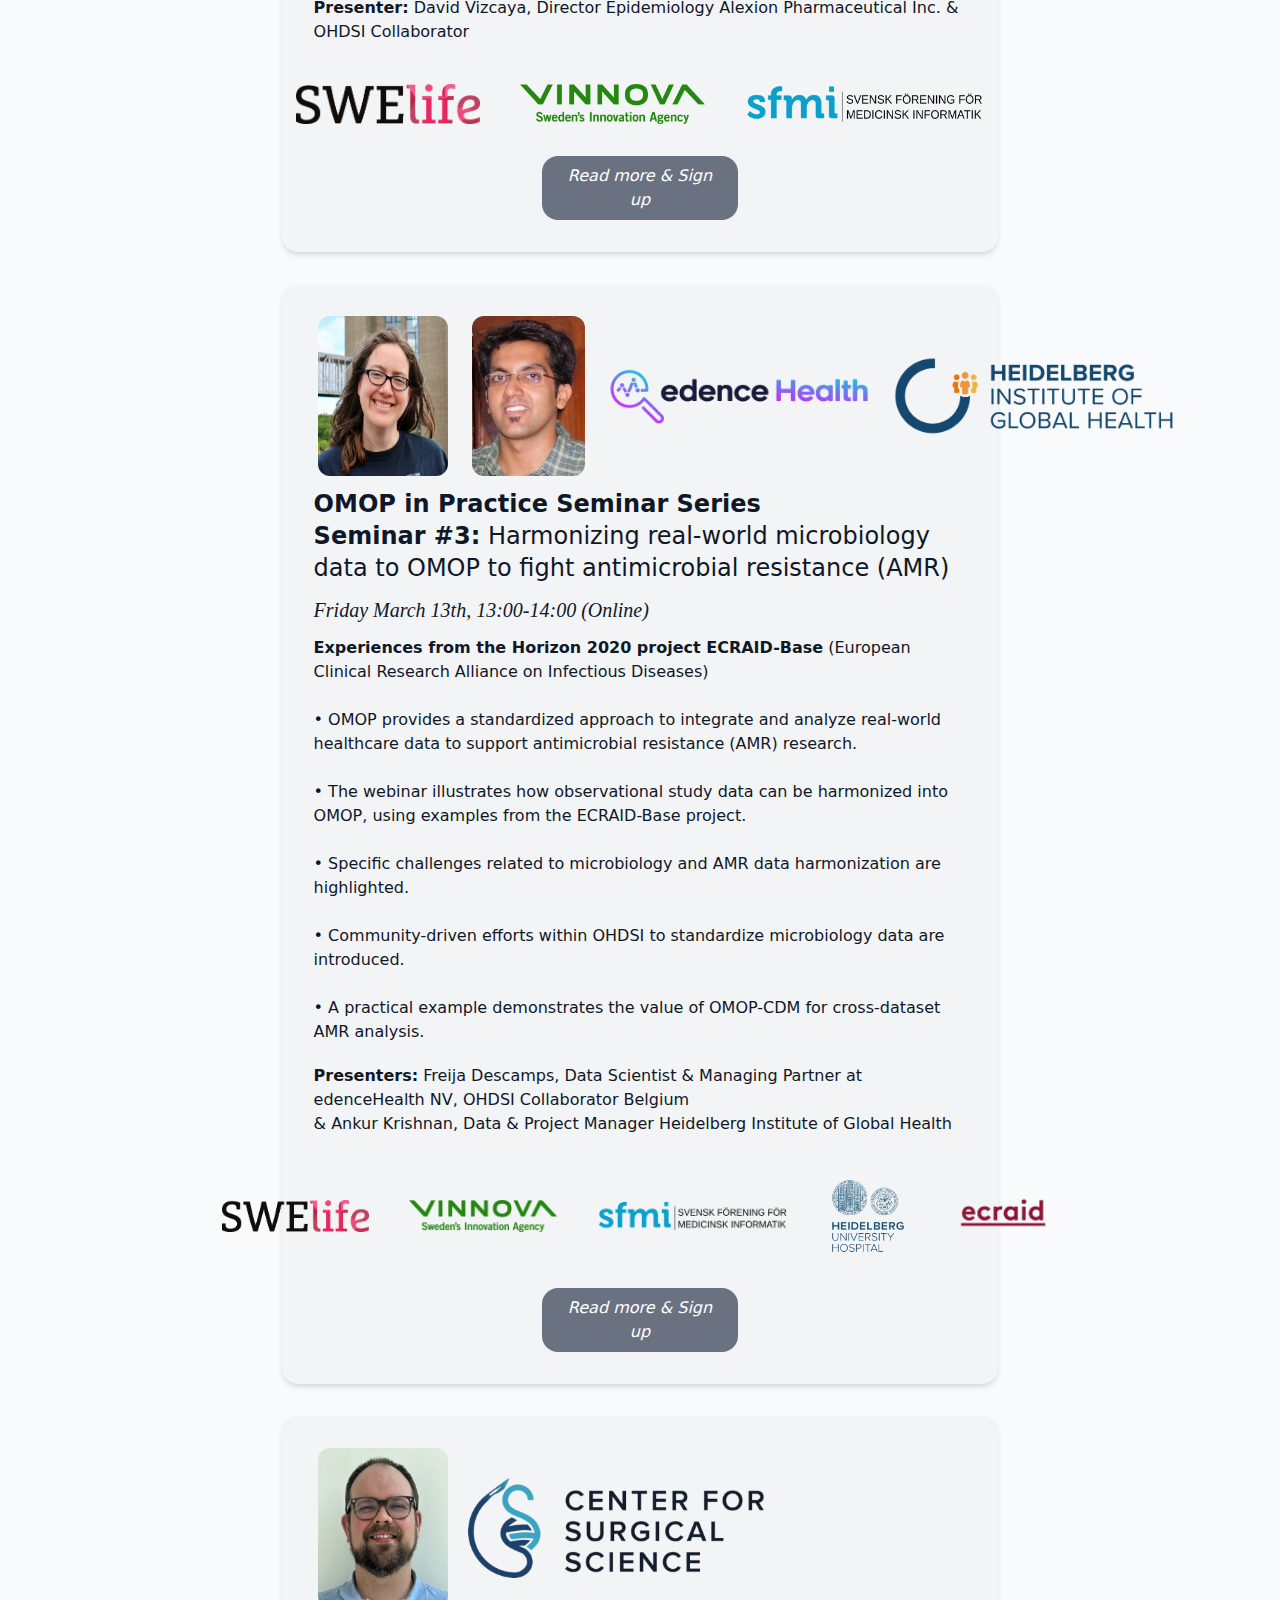
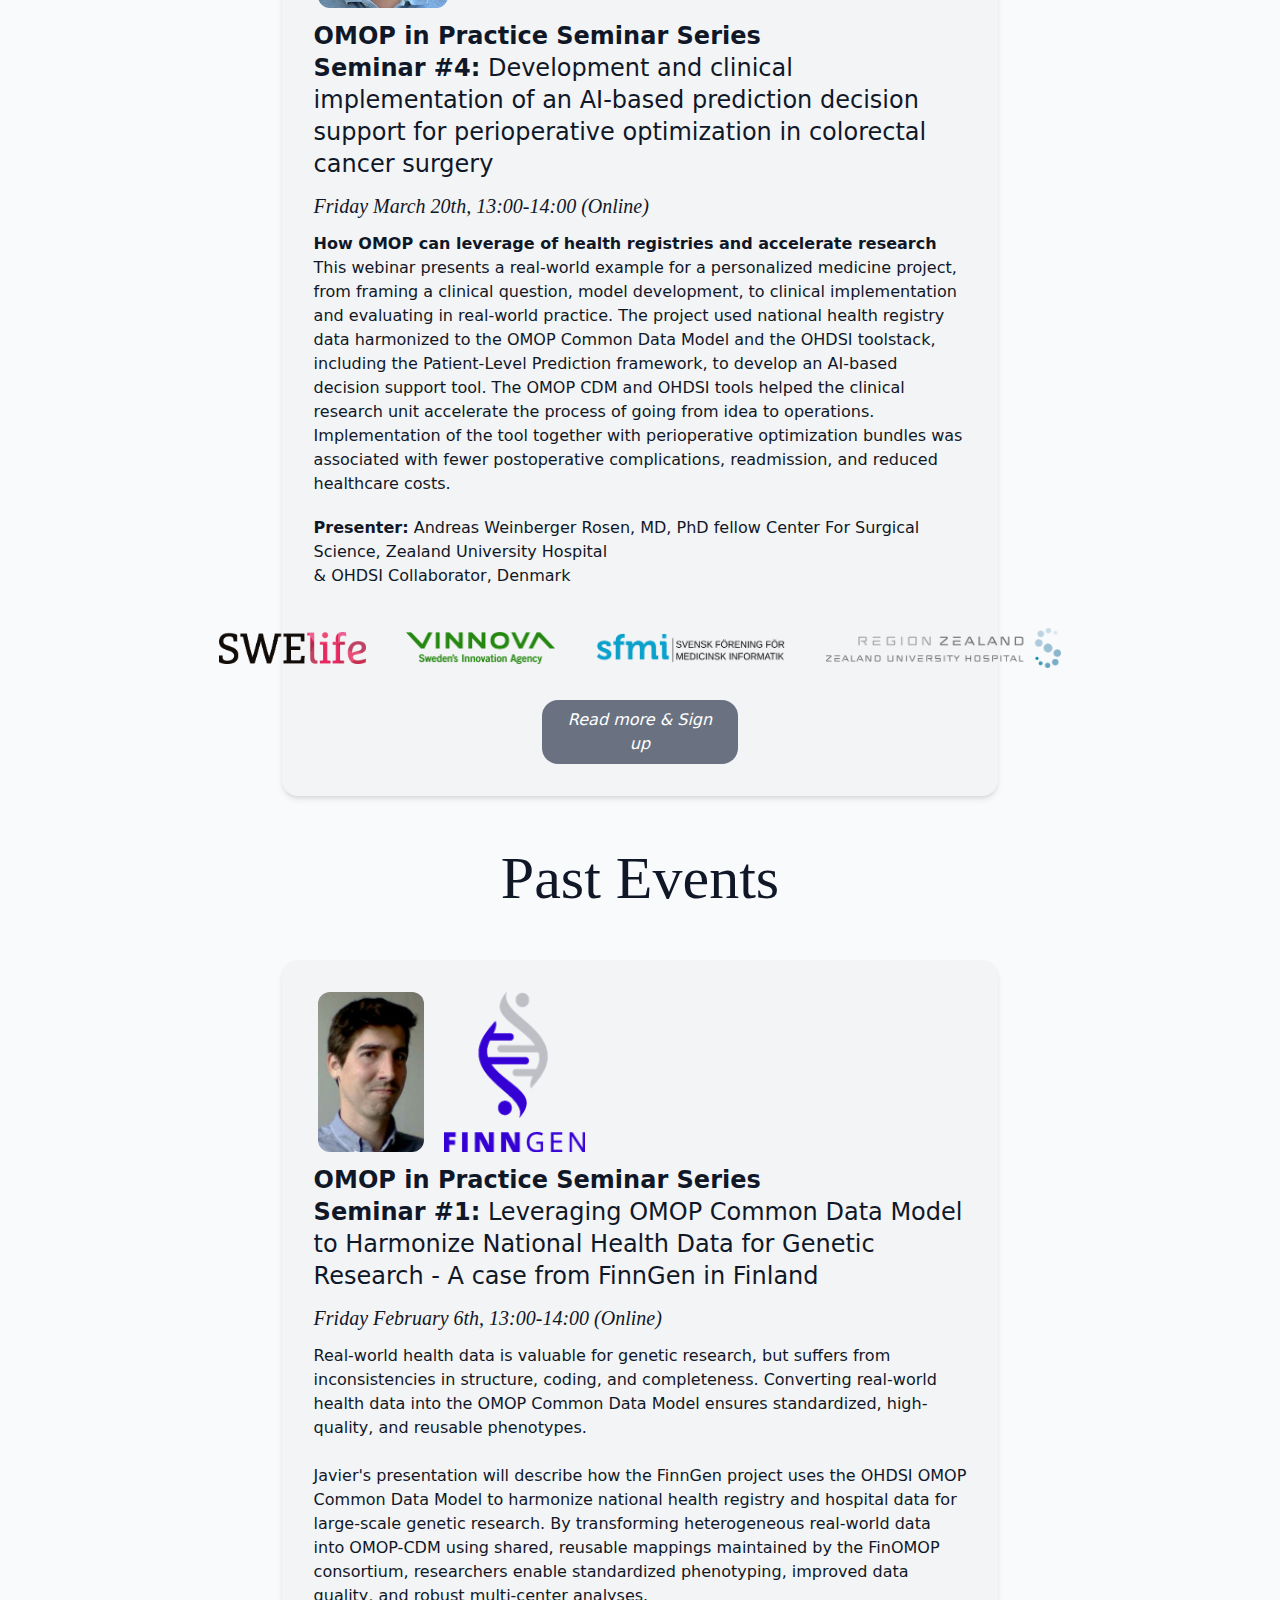
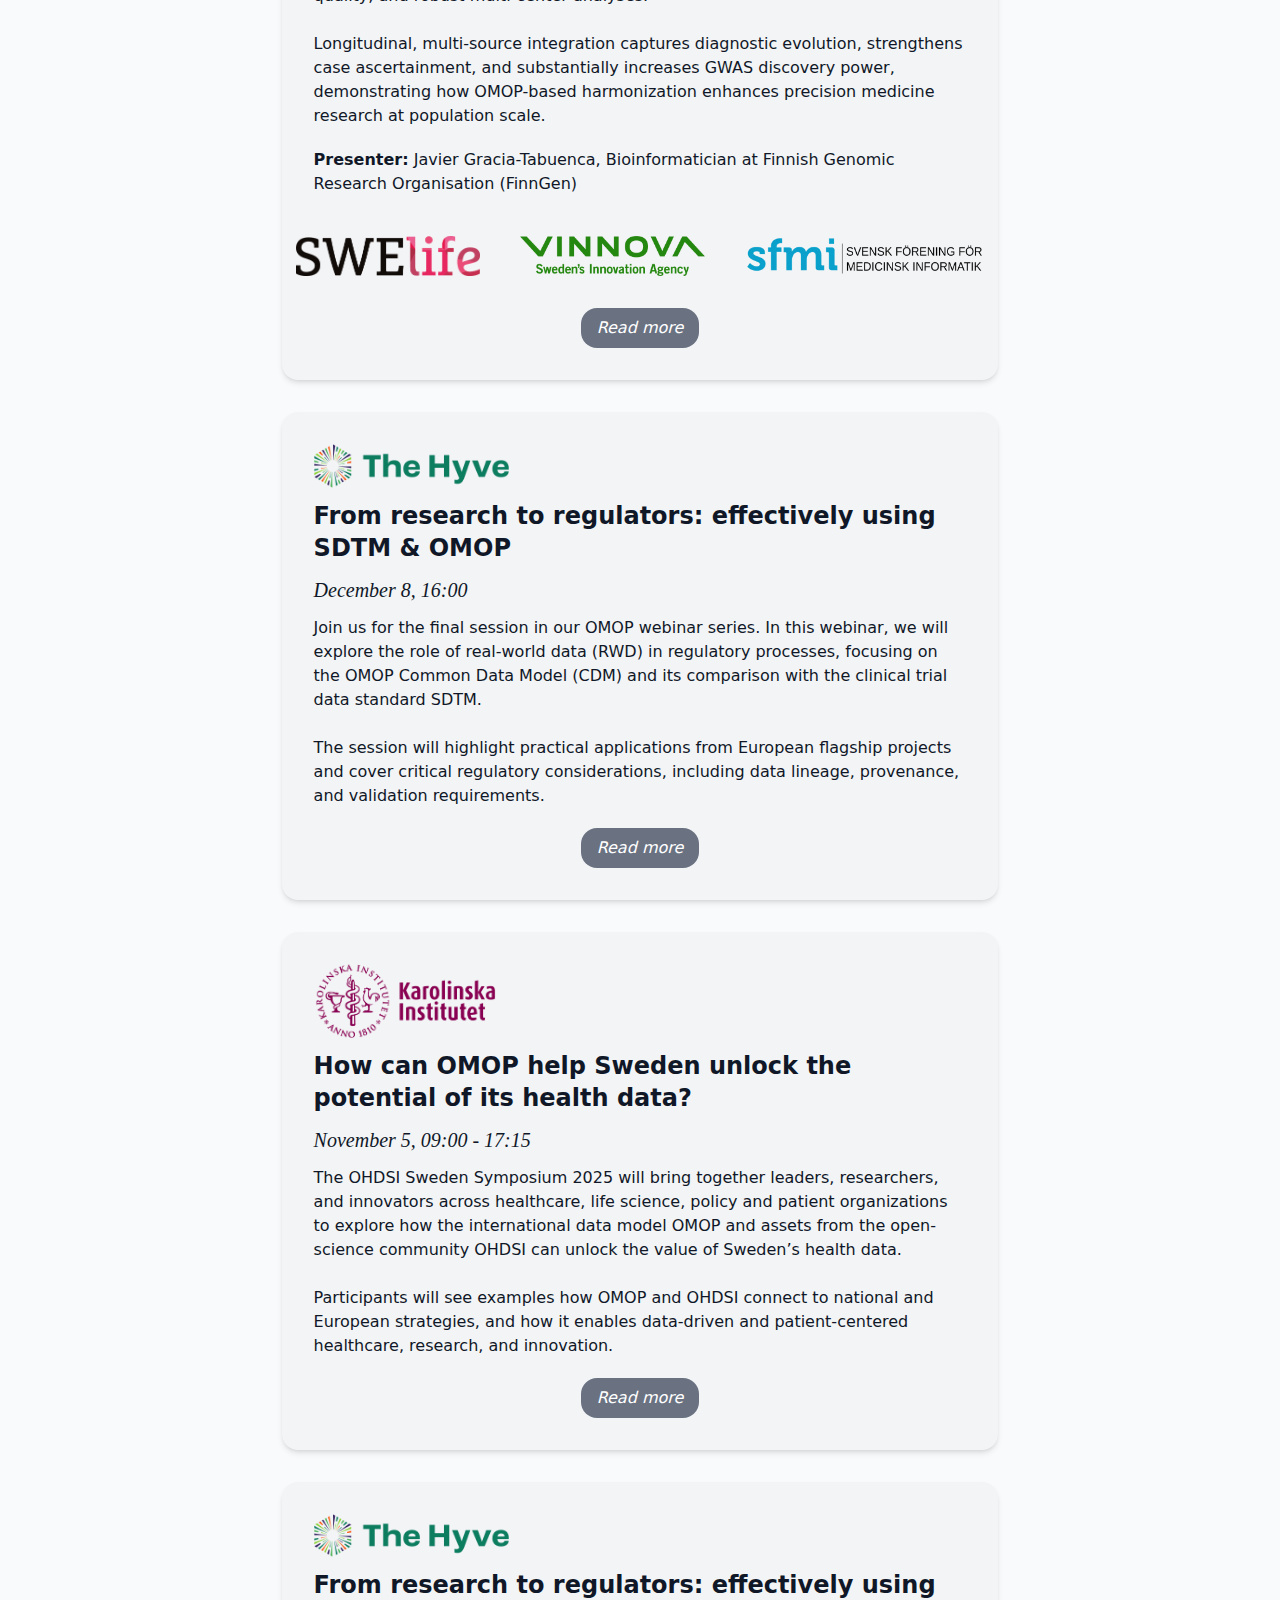
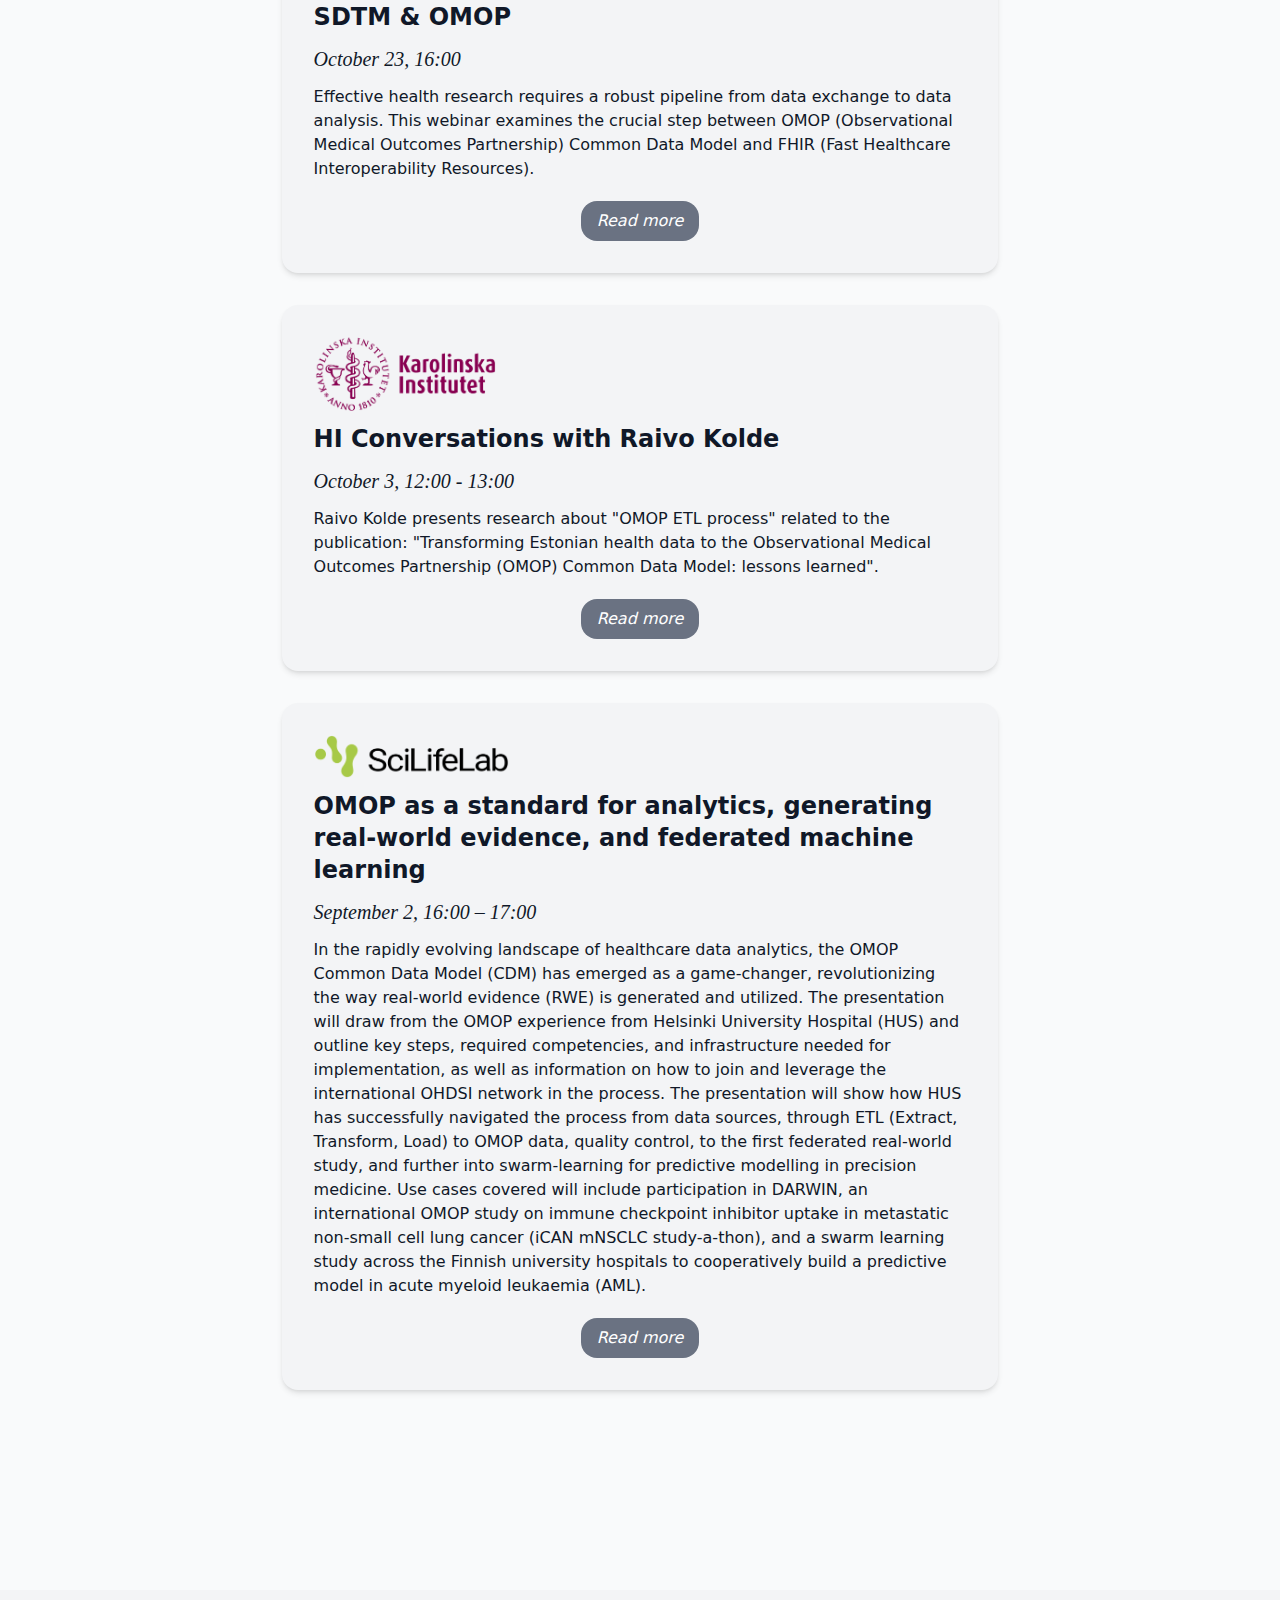
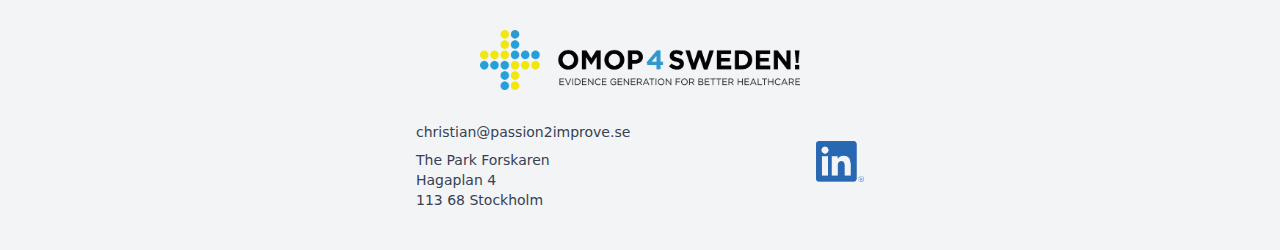
<file: events.html>
<!doctype html>
<html lang="en">
    <title>OMOP 4 Sweden! - National OMOP Coordinator</title>
	<head>
		<meta charset="utf-8" />
		<meta name="viewport" content="width=device-width, initial-scale=1" />
		
		<link href="./_app/immutable/assets/0.BMGHuTt0.css" rel="stylesheet">
		<link rel="modulepreload" href="./_app/immutable/entry/start.DV8SmT0E.js">
		<link rel="modulepreload" href="./_app/immutable/chunks/C0RyyVOM.js">
		<link rel="modulepreload" href="./_app/immutable/chunks/DzfCBYAE.js">
		<link rel="modulepreload" href="./_app/immutable/chunks/Bx7znH4Q.js">
		<link rel="modulepreload" href="./_app/immutable/chunks/Pzqyn2ri.js">
		<link rel="modulepreload" href="./_app/immutable/chunks/CRbruJ-j.js">
		<link rel="modulepreload" href="./_app/immutable/entry/app.DdTfkwIS.js">
		<link rel="modulepreload" href="./_app/immutable/chunks/DsnmJJEf.js">
		<link rel="modulepreload" href="./_app/immutable/chunks/XxS-WIn7.js">
		<link rel="modulepreload" href="./_app/immutable/chunks/BhW6CHSz.js">
		<link rel="modulepreload" href="./_app/immutable/nodes/0.Gc99E-uG.js">
		<link rel="modulepreload" href="./_app/immutable/chunks/B3LNKgOL.js">
		<link rel="modulepreload" href="./_app/immutable/chunks/C5UehcyX.js">
		<link rel="modulepreload" href="./_app/immutable/chunks/CxdERwbJ.js">
		<link rel="modulepreload" href="./_app/immutable/chunks/BE_NE0Ou.js">
		<link rel="modulepreload" href="./_app/immutable/chunks/MfBYtiNv.js">
		<link rel="modulepreload" href="./_app/immutable/nodes/6.CnI3ORgJ.js"><!--[--><link rel="icon" href="./omop4swe_favicon.ico"/><!--]-->

	</head>
	<body data-sveltekit-preload-data="hover">
		<div style="display: contents"><!--[--><!--[--><!----><div class="flex flex-col min-h-screen bg-gray-50 text-gray-900 font-sans"><header class="fixed top-0 left-1/2 transform -translate-x-1/2 z-50 transition-all duration-500 ease-in-out
          w-[97%] bg-transparent border-none rounded-none shadow-none"><div class="flex items-center justify-between px-6 py-3 max-sm:w-full max-sm:max-h-15 max-sm:flex max-sm:items-center"><div class="flex items-center w-1/5"><a href="./" class="flex items-center"><img src="./only_logo.png" alt="OMOP Sweden Logo Small" id="home_logo" class="lg:w-15 md:w-10 w-10"/> <!--[--><img src="./only_text.png" alt="OMOP Sweden Logo" class="w-59 transition-all duration-500 max-sm:hidden"/><!--]--></a></div> <nav class="hidden xl:flex space-x-6 2xl:-translate-x-12"><!--[--><a href="./" class="text-xs lg:text-[14px] 2xl:text-lg font-m hover:text-gray-800 transition-transform duration-200 hover:scale-105 text-center">Home</a><a href="./about-us" class="text-xs lg:text-[14px] 2xl:text-lg font-m hover:text-gray-800 transition-transform duration-200 hover:scale-105 text-center">About OMOP 4 Sweden!</a><a href="./#about_omop" class="text-xs lg:text-[14px] 2xl:text-lg font-m hover:text-gray-800 transition-transform duration-200 hover:scale-105 text-center">About OMOP</a><a href="./omop-in-sweden" class="text-xs lg:text-[14px] 2xl:text-lg font-m hover:text-gray-800 transition-transform duration-200 hover:scale-105 text-center">OMOP in Sweden</a><a href="./omop-internationally" class="text-xs lg:text-[14px] 2xl:text-lg font-m hover:text-gray-800 transition-transform duration-200 hover:scale-105 text-center">OMOP Internationally</a><a href="./events" class="text-xs lg:text-[14px] 2xl:text-lg font-m hover:text-gray-800 transition-transform duration-200 hover:scale-105 text-center">Events</a><a href="./education" class="text-xs lg:text-[14px] 2xl:text-lg font-m hover:text-gray-800 transition-transform duration-200 hover:scale-105 text-center">Education</a><!--]--></nav> <a href="./contact" class="hidden xl:inline-block bg-omop_blue text-white px-4 py-2 rounded-3xl hover:bg-sky-500 transition-transform duration-200 hover:scale-105 text-center">Contact us</a> <button class="xl:hidden px-2 rounded hover:bg-gray-200/70 transition-transform duration-200 hover:scale-105"><svg xmlns="http://www.w3.org/2000/svg" class="md:h-6 md:w-6 h-10 w-10" fill="none" viewBox="0 0 24 24" stroke="currentColor"><path stroke-linecap="round" stroke-linejoin="round" stroke-width="2" d="M4 6h16M4 12h16M4 18h16"></path></svg></button></div> <!--[!--><!--]--></header><!----> <main class="lg:max-w-7/10 max-w-9/10 mx-auto flex-grow lg:pt-50 pt-25"><!----><!----><section class="flex flex-col items-center"><div class="flex flex-col lg:p-8 p-4 bg-gray-200 rounded-2xl shadow-md gap-3 mb-8 w-8/10"><h3 class="text-xl lg:text-2xl font-bold hover:scale-102 transition-transform duration-200">The First OHDSI Sweden Synopsium!</h3> <span class="font-serif text-lg lg:text-xl italic"></span> <p class="text-md lg:text-base pb-2 whitespace-pre-line">On November 5th, we proudly hosted the 1st OHDSI Sweden Symposium, and what an event it was! With 31 international and national speakers and panelists and over 150 participants, we explored the opportunities that the OMOP Common Data Model and the open-science assets of the global OHDSI network offer to transform Real-World Data (RWD) into Real-World Evidence (RWE), all for a higher purpose.

                👉 The key takeaway!
                Sweden needs to increase its awareness and adoption of the OMOP Common Data Model to harmonize our valuable health data assets enabling secure and effective reuse of health data.</p> <a href="./omop4sweden-event" target="_blank" class="flex bg-gray-500 text-white px-4 py-2 rounded-2xl hover:bg-omop_blue transition-transform duration-200 hover:scale-105 items-center justify-center lg:text-base text-sm lg:max-w-4/10 max-w-7/10 italic place-self-center text-center">Read more &amp; View the Presentations</a></div> <h2 class="text-6xl font-serif mb-6 text-center">Events</h2> <p class="text-center text-gray-900 m-2 lg:text-base mb-10">Below are some events where you can learn more about OMOP and related relevant topics. Read more below and sign up!</p> <div class="flex flex-col gap-8 lg:max-w-8/10"><div class="flex flex-col lg:p-8 p-4 bg-gray-100 rounded-2xl shadow-md gap-3"><div class="flex flex-row w-full items-center gap-5"><img src="./people/David_Vizcaya.jpeg" alt="David Vizcaya" class="xl:max-w-2/10 max-w-1/2 ml-1 rounded-xl h-40"/> <img src="./partner_logos/Alexion_Pharmaceuticals-Logo.svg" alt="Alexion logo" class="lg:max-w-5/20 max-w-1/2 h-40"/></div> <a href="https://docs.google.com/forms/d/e/1FAIpQLSdlnY2Tb7N1jOeZnoErwF3qCgKEkw3SduiHiInGfhipCwqvKA/viewform" target="_blank" class="hover:underline"><h3 class="text-xl lg:text-2xl hover:scale-102 transition-transform duration-200"><strong>OMOP in Practice Seminar Series</strong><br/> <strong>Seminar #2:</strong> Operationalizing OMOP in Pharma Lessons Learned from Building a Scalable RWE Pipeline</h3></a> <span class="font-serif text-lg lg:text-xl italic">Friday March 6th, 13:00-14:00 (Online)</span> <p class="text-md lg:text-base pb-2 whitespace-pre-line">A practical, nuts-and-bolts look at implementing OMOP in two global pharmaceutical environments. The
                session explores the journey from siloed use to a trusted, reusable data pipeline spanning multiple therapy
                areas. The presentation will cover the operating model (roles, stakeholders, sustainability), infrastructure (data
                governance, cohort and study libraries, and the use of standardized analysis tools), and best practices for
                building stakeholder trust. By the end of the session, we will highlight the impact achieved (life-cycle impact,
                concrete examples, and time to insight), what we would do differently, and share pragmatic recommendations
                for teams aiming to scale responsibly.</p> <span class="text-md lg:text-base pb-2 whitespace-pre-line"><strong>Presenter:</strong> David Vizcaya, Director Epidemiology Alexion Pharmaceutical Inc. &amp; OHDSI Collaborator</span> <div class="flex flex-row w-full items-center justify-center gap-10 my-5"><img src="./partner_logos/swelife.png" alt="Swelife logo" class="h-10 max-xl:h-8 w-auto max-lg:hidden"/> <img src="./partner_logos/vinnova_eng.png" alt="Vinnova logo" class="h-10 max-xl:h-8 w-auto max-lg:hidden"/> <img src="./partner_logos/sfmi-logga.webp" alt="SFMI logo" class="h-10 max-xl:h-8 w-auto max-lg:hidden"/></div> <a href="https://docs.google.com/forms/d/e/1FAIpQLSdlnY2Tb7N1jOeZnoErwF3qCgKEkw3SduiHiInGfhipCwqvKA/viewform" target="_blank" class="flex bg-gray-500 text-white px-4 py-2 rounded-2xl hover:bg-omop_blue transition-transform duration-200 hover:scale-105 items-center justify-center lg:text-base text-sm lg:max-w-3/10 max-w-7/10 italic place-self-center text-center">Read more &amp; Sign up</a></div> <div class="flex flex-col lg:p-8 p-4 bg-gray-100 rounded-2xl shadow-md gap-3"><div class="flex flex-row w-full items-center gap-5"><img src="./people/Freija Descamps.jpeg" alt="Freija Descamps" class="xl:max-w-2/10 max-w-1/2 ml-1 rounded-xl h-40"/> <img src="./people/Ankur_Krishnan.jpeg" alt="Ankur Krishnan" class="xl:max-w-2/10 max-w-1/2 ml-1 rounded-xl h-40"/> <img src="./partner_logos/RGB_Dark_color.png" alt="edenceHealth logo" class="lg:max-w-10/20 max-w-1/2 h-15 max-xl:hidden"/> <img src="./partner_logos/Heidelberg.webp" alt="Heidelberg Institute of Global Health logo" class="lg:max-w-10/20 max-w-1/2 h-20 max-xl:hidden"/></div> <a href="https://docs.google.com/forms/d/e/1FAIpQLSdlnY2Tb7N1jOeZnoErwF3qCgKEkw3SduiHiInGfhipCwqvKA/viewform" target="_blank" class="hover:underline"><h3 class="text-xl lg:text-2xl hover:scale-102 transition-transform duration-200"><strong>OMOP in Practice Seminar Series</strong><br/> <strong>Seminar #3:</strong> Harmonizing real-world microbiology data to OMOP to fight antimicrobial resistance (AMR)</h3></a> <span class="font-serif text-lg lg:text-xl italic">Friday March 13th, 13:00-14:00 (Online)</span> <p class="text-md lg:text-base pb-2 whitespace-pre-line"><strong>Experiences from the Horizon 2020 project ECRAID-Base</strong> (European Clinical Research Alliance on Infectious Diseases)

                • OMOP provides a standardized approach to integrate and analyze real-world healthcare data to support antimicrobial resistance (AMR) research.

                • The webinar illustrates how observational study data can be harmonized into OMOP, using examples from the ECRAID-Base project.

                • Specific challenges related to microbiology and AMR data harmonization are highlighted.

                • Community-driven efforts within OHDSI to standardize microbiology data are introduced.

                • A practical example demonstrates the value of OMOP-CDM for cross-dataset AMR analysis.</p> <span class="text-md lg:text-base pb-2 whitespace-pre-line"><strong>Presenters:</strong> Freija Descamps, Data Scientist &amp; Managing Partner at edenceHealth NV, OHDSI Collaborator Belgium
                &amp; Ankur Krishnan, Data &amp; Project Manager Heidelberg Institute of Global Health</span> <div class="flex flex-row w-full items-center justify-center gap-10 my-5"><img src="./partner_logos/swelife.png" alt="Swelife logo" class="h-8 max-xl:h-8 w-auto max-lg:hidden"/> <img src="./partner_logos/vinnova_eng.png" alt="Vinnova logo" class="h-8 max-xl:h-8 w-auto max-lg:hidden"/> <img src="./partner_logos/sfmi-logga.webp" alt="SFMI logo" class="h-8 max-xl:h-8 w-auto max-lg:hidden"/> <img src="./partner_logos/171030Logo_UKHD_engl_positiv_RGB.png" alt="heidelberg university hospital logo" class="h-20 max-xl:h-8 w-auto max-xl:hidden"/> <img src="./partner_logos/ECRAID.png" alt="ECRAID logo" class="h-12 max-xl:h-8 w-auto max-xl:hidden"/></div> <a href="https://docs.google.com/forms/d/e/1FAIpQLSdlnY2Tb7N1jOeZnoErwF3qCgKEkw3SduiHiInGfhipCwqvKA/viewform" target="_blank" class="flex bg-gray-500 text-white px-4 py-2 rounded-2xl hover:bg-omop_blue transition-transform duration-200 hover:scale-105 items-center justify-center lg:text-base text-sm lg:max-w-3/10 max-w-7/10 italic place-self-center text-center">Read more &amp; Sign up</a></div> <div class="flex flex-col lg:p-8 p-4 bg-gray-100 rounded-2xl shadow-md gap-3"><div class="flex flex-row w-full items-center gap-5"><img src="./people/Andreas-Weinberger-Rosen.jpeg" alt="Andreas Weinberger Rosen" class="xl:max-w-2/10 max-w-1/2 ml-1 rounded-xl h-40"/> <img src="./partner_logos/CSS.png" alt="Center for Surgical Science logo" class="lg:max-w-10/20 max-w-1/2 lg:h-25 h-15"/></div> <a href="https://docs.google.com/forms/d/e/1FAIpQLSdlnY2Tb7N1jOeZnoErwF3qCgKEkw3SduiHiInGfhipCwqvKA/viewform" target="_blank" class="hover:underline"><h3 class="text-xl lg:text-2xl hover:scale-102 transition-transform duration-200"><strong>OMOP in Practice Seminar Series</strong><br/> <strong>Seminar #4:</strong> Development and clinical implementation of an AI-based prediction decision support for perioperative optimization in colorectal cancer surgery</h3></a> <span class="font-serif text-lg lg:text-xl italic">Friday March 20th, 13:00-14:00 (Online)</span> <p class="text-md lg:text-base pb-2 whitespace-pre-line"><strong>How OMOP can leverage of health registries and accelerate research</strong><br/> This webinar presents a real-world example for a personalized medicine project, from framing a clinical question, model development, to clinical implementation and evaluating in real-world practice. The project used national health registry data harmonized to the OMOP Common Data Model and the OHDSI toolstack, including the Patient-Level Prediction framework, to develop an AI-based decision support tool. The OMOP CDM and OHDSI tools helped the clinical research unit accelerate the process of going from idea to operations. Implementation of the tool together with perioperative optimization bundles was associated with fewer postoperative complications, readmission, and reduced healthcare costs.</p> <span class="text-md lg:text-base pb-2 whitespace-pre-line"><strong>Presenter:</strong> Andreas Weinberger Rosen, MD, PhD fellow Center For Surgical Science, Zealand University Hospital
                &amp; OHDSI Collaborator, Denmark</span> <div class="flex flex-row w-full items-center justify-center gap-10 my-5"><img src="./partner_logos/swelife.png" alt="Swelife logo" class="h-8 max-xl:h-8 w-auto max-lg:hidden"/> <img src="./partner_logos/vinnova_eng.png" alt="Vinnova logo" class="h-8 max-xl:h-8 w-auto max-lg:hidden"/> <img src="./partner_logos/sfmi-logga.webp" alt="SFMI logo" class="h-8 max-xl:h-8 w-auto max-lg:hidden"/> <img src="./partner_logos/RGB_Org_C_Zealand-University-Hospital_ENGELSK-1024x174.png" alt="Zealand University Hospital logo" class="h-10 max-xl:h-8 w-auto max-xl:hidden"/></div> <a href="https://docs.google.com/forms/d/e/1FAIpQLSdlnY2Tb7N1jOeZnoErwF3qCgKEkw3SduiHiInGfhipCwqvKA/viewform" target="_blank" class="flex bg-gray-500 text-white px-4 py-2 rounded-2xl hover:bg-omop_blue transition-transform duration-200 hover:scale-105 items-center justify-center lg:text-base text-sm lg:max-w-3/10 max-w-7/10 italic place-self-center text-center">Read more &amp; Sign up</a></div> <div class="flex flex-row w-full items-center justify-center my-5"><h2 class="text-6xl font-serif text-center">Past Events</h2></div> <div class="flex flex-col lg:p-8 p-4 bg-gray-100 rounded-2xl shadow-md gap-3"><div class="flex flex-row w-full items-center gap-5"><img src="./people/javier.png" alt="Javier Gracia-Tabuenca" class="lg:max-w-2/10 max-w-1/2 ml-1 rounded-xl h-40"/> <img src="./partner_logos/finngen.png" alt="Finngen logo" class="lg:max-w-5/20 max-w-1/2 h-40"/></div> <a href="https://docs.google.com/forms/d/e/1FAIpQLSe6XxiZ5L1ZH-Ng6PtVORzBD3WVmjy1WTfGsKpCznk_USTtoA/viewform" target="_blank" class="hover:underline"><h3 class="text-xl lg:text-2xl hover:scale-102 transition-transform duration-200"><strong>OMOP in Practice Seminar Series</strong><br/> <strong>Seminar #1:</strong> Leveraging OMOP Common Data Model to Harmonize National Health Data for Genetic Research - A case from FinnGen in Finland</h3></a> <span class="font-serif text-lg lg:text-xl italic">Friday February 6th, 13:00-14:00 (Online)</span> <p class="text-md lg:text-base pb-2 whitespace-pre-line">Real-world health data is valuable for genetic research, but suffers from inconsistencies in structure, coding, and completeness. Converting real-world health data into the OMOP Common Data Model ensures standardized, high-quality, and reusable phenotypes.

                Javier's presentation will describe how the FinnGen project uses the OHDSI OMOP Common Data Model to harmonize national health registry and hospital data for large-scale genetic research. By transforming heterogeneous real-world data into OMOP-CDM using shared, reusable mappings maintained by the FinOMOP consortium, researchers enable standardized phenotyping, improved data quality, and robust multi-center analyses.

                Longitudinal, multi-source integration captures diagnostic evolution, strengthens case ascertainment, and substantially increases GWAS discovery power, demonstrating how OMOP-based harmonization enhances precision medicine research at population scale.</p> <span class="text-md lg:text-base pb-2 whitespace-pre-line"><strong>Presenter:</strong> Javier Gracia-Tabuenca, Bioinformatician at Finnish Genomic Research Organisation (FinnGen)</span> <div class="flex flex-row w-full items-center justify-center gap-10 my-5"><img src="./partner_logos/swelife.png" alt="Swelife logo" class="h-10 max-xl:h-8 w-auto max-lg:hidden"/> <img src="./partner_logos/vinnova_eng.png" alt="Vinnova logo" class="h-10 max-xl:h-8 w-auto max-lg:hidden"/> <img src="./partner_logos/sfmi-logga.webp" alt="SFMI logo" class="h-10 max-xl:h-8 w-auto max-lg:hidden"/></div> <a href="https://docs.google.com/forms/d/e/1FAIpQLSe6XxiZ5L1ZH-Ng6PtVORzBD3WVmjy1WTfGsKpCznk_USTtoA/viewform" target="_blank" class="flex bg-gray-500 text-white px-4 py-2 rounded-2xl hover:bg-omop_blue transition-transform duration-200 hover:scale-105 items-center justify-center lg:text-base text-sm lg:max-w-3/10 max-w-7/10 italic place-self-center text-center">Read more</a></div> <!--[--><div class="flex flex-col lg:p-8 p-4 bg-gray-100 rounded-2xl shadow-md gap-3"><img src="./partner_logos/the-hyve_logo-large.png" alt="The Hyve B.V. logo" class="lg:max-w-3/10 max-w-1/2"/> <a href="https://app.livestorm.co/thehyve/from-research-to-regulators-omop-webinar" target="_blank" class="hover:underline"><h3 class="text-xl lg:text-2xl font-bold hover:scale-102 transition-transform duration-200 whitespace-pre-line">From research to regulators: effectively using SDTM &amp; OMOP</h3></a> <span class="font-serif text-lg lg:text-xl italic">December 8, 16:00</span> <p class="text-md lg:text-base pb-2 whitespace-pre-line">Join us for the final session in our OMOP webinar series. In this webinar, we will explore the role of real-world data (RWD) in regulatory processes, focusing on the OMOP Common Data Model (CDM) and its comparison with the clinical trial data standard SDTM.

The session will highlight practical applications from European flagship projects and cover critical regulatory considerations, including data lineage, provenance, and validation requirements.</p> <a href="https://app.livestorm.co/thehyve/from-research-to-regulators-omop-webinar" target="_blank" class="flex bg-gray-500 text-white px-4 py-2 rounded-2xl hover:bg-omop_blue transition-transform duration-200 hover:scale-105 items-center justify-center lg:text-base text-sm lg:max-w-3/10 max-w-7/10 italic place-self-center text-center">Read more</a></div><div class="flex flex-col lg:p-8 p-4 bg-gray-100 rounded-2xl shadow-md gap-3"><img src="./partner_logos/KI_digital_liggande_plommon.png" alt="Karolinska Institutet logo" class="lg:max-w-3/10 max-w-1/2"/> <a href="https://ki.se/en/lime/research-groups-and-units-at-lime/health-informatics-centre-hic/event-omop-4-sweden-how-can-sweden-unlock-the-potential-of-its-health-data" target="_blank" class="hover:underline"><h3 class="text-xl lg:text-2xl font-bold hover:scale-102 transition-transform duration-200 whitespace-pre-line">How can OMOP help Sweden unlock the potential of its health data?</h3></a> <span class="font-serif text-lg lg:text-xl italic">November 5, 09:00 - 17:15</span> <p class="text-md lg:text-base pb-2 whitespace-pre-line">The OHDSI Sweden Symposium 2025 will bring together leaders, researchers, and innovators across healthcare, life science, policy and patient organizations to explore how the international data model OMOP and assets from the open-science community OHDSI can unlock the value of Sweden’s health data.

Participants will see examples how OMOP and OHDSI connect to national and European strategies, and how it enables data-driven and patient-centered healthcare, research, and innovation.</p> <a href="https://ki.se/en/lime/research-groups-and-units-at-lime/health-informatics-centre-hic/event-omop-4-sweden-how-can-sweden-unlock-the-potential-of-its-health-data" target="_blank" class="flex bg-gray-500 text-white px-4 py-2 rounded-2xl hover:bg-omop_blue transition-transform duration-200 hover:scale-105 items-center justify-center lg:text-base text-sm lg:max-w-3/10 max-w-7/10 italic place-self-center text-center">Read more</a></div><div class="flex flex-col lg:p-8 p-4 bg-gray-100 rounded-2xl shadow-md gap-3"><img src="./partner_logos/the-hyve_logo-large.png" alt="The Hyve B.V. logo" class="lg:max-w-3/10 max-w-1/2"/> <a href="https://app.livestorm.co/thehyve/from-healthcare-to-research-effectively-using-rwd-with-fhir-and-omop" target="_blank" class="hover:underline"><h3 class="text-xl lg:text-2xl font-bold hover:scale-102 transition-transform duration-200 whitespace-pre-line">From research to regulators: effectively using SDTM &amp; OMOP</h3></a> <span class="font-serif text-lg lg:text-xl italic">October 23, 16:00</span> <p class="text-md lg:text-base pb-2 whitespace-pre-line">Effective health research requires a robust pipeline from data exchange to data analysis. This webinar examines the crucial step between OMOP (Observational Medical Outcomes Partnership) Common Data Model and FHIR (Fast Healthcare Interoperability Resources).</p> <a href="https://app.livestorm.co/thehyve/from-healthcare-to-research-effectively-using-rwd-with-fhir-and-omop" target="_blank" class="flex bg-gray-500 text-white px-4 py-2 rounded-2xl hover:bg-omop_blue transition-transform duration-200 hover:scale-105 items-center justify-center lg:text-base text-sm lg:max-w-3/10 max-w-7/10 italic place-self-center text-center">Read more</a></div><div class="flex flex-col lg:p-8 p-4 bg-gray-100 rounded-2xl shadow-md gap-3"><img src="./partner_logos/KI_digital_liggande_plommon.png" alt="Karolinska Institutet logo" class="lg:max-w-3/10 max-w-1/2"/> <a href="https://news.ki.se/calendar/hi-conversations-with-raivo-kolde" target="_blank" class="hover:underline"><h3 class="text-xl lg:text-2xl font-bold hover:scale-102 transition-transform duration-200 whitespace-pre-line">HI Conversations with Raivo Kolde</h3></a> <span class="font-serif text-lg lg:text-xl italic">October 3, 12:00 - 13:00</span> <p class="text-md lg:text-base pb-2 whitespace-pre-line">Raivo Kolde presents research about "OMOP ETL process" related to the publication: "Transforming Estonian health data to the Observational Medical Outcomes Partnership (OMOP) Common Data Model: lessons learned".</p> <a href="https://news.ki.se/calendar/hi-conversations-with-raivo-kolde" target="_blank" class="flex bg-gray-500 text-white px-4 py-2 rounded-2xl hover:bg-omop_blue transition-transform duration-200 hover:scale-105 items-center justify-center lg:text-base text-sm lg:max-w-3/10 max-w-7/10 italic place-self-center text-center">Read more</a></div><div class="flex flex-col lg:p-8 p-4 bg-gray-100 rounded-2xl shadow-md gap-3"><img src="./partner_logos/SciLifeLab_Logotype_Green_POS.png" alt="SciLifeLab logo" class="lg:max-w-3/10 max-w-1/2"/> <a href="https://www.scilifelab.se/event/omop-as-a-standard-for-analytics-generating-real-world-evidence-and-federated-machine-learning/" target="_blank" class="hover:underline"><h3 class="text-xl lg:text-2xl font-bold hover:scale-102 transition-transform duration-200 whitespace-pre-line">OMOP as a standard for analytics, generating real-world evidence, and federated machine learning</h3></a> <span class="font-serif text-lg lg:text-xl italic">September 2, 16:00 – 17:00</span> <p class="text-md lg:text-base pb-2 whitespace-pre-line">In the rapidly evolving landscape of healthcare data analytics, the OMOP Common Data Model (CDM) has emerged as a game-changer, revolutionizing the way real-world evidence (RWE) is generated and utilized. The presentation will draw from the OMOP experience from Helsinki University Hospital (HUS) and outline key steps, required competencies, and infrastructure needed for implementation, as well as information on how to join and leverage the international OHDSI network in the process. The presentation will show how HUS has successfully navigated the process from data sources, through ETL (Extract, Transform, Load) to OMOP data, quality control, to the first federated real-world study, and further into swarm-learning for predictive modelling in precision medicine. Use cases covered will include participation in DARWIN, an international OMOP study on immune checkpoint inhibitor uptake in metastatic non-small cell lung cancer (iCAN mNSCLC study-a-thon), and a swarm learning study across the Finnish university hospitals to cooperatively build a predictive model in acute myeloid leukaemia (AML).</p> <a href="https://www.scilifelab.se/event/omop-as-a-standard-for-analytics-generating-real-world-evidence-and-federated-machine-learning/" target="_blank" class="flex bg-gray-500 text-white px-4 py-2 rounded-2xl hover:bg-omop_blue transition-transform duration-200 hover:scale-105 items-center justify-center lg:text-base text-sm lg:max-w-3/10 max-w-7/10 italic place-self-center text-center">Read more</a></div><!--]--></div></section><!----><!----></main> <footer class="bg-gray-100 lg:mt-50 mt-25"><div class="max-w-6xl mx-auto px-6 py-10 flex flex-col items-center space-y-6"><img src="./logo_main.png" alt="OMOP Sweden Logo" class="lg:w-80 w-60"/>   <div class="flex justify-between items-center w-full max-w-md text-gray-700"><div><p class="text-sm py-2">christian@passion2improve.se</p> <p class="text-sm">The Park Forskaren<br/>Hagaplan 4<br/>113 68 Stockholm</p></div> <a href="" target="_blank" rel="noopener noreferrer" class="text-gray-600 hover:text-blue-700 transition"><img src="./in-logo/LI-In-Bug.png" alt="LinkedIn Logo" class="w-12"/></a></div></div></footer><!----></div><!----><!--]--> <!--[!--><!--]--><!--]-->
			
			<script>
				{
					__sveltekit_u943ko = {
						base: new URL(".", location).pathname.slice(0, -1),
						assets: "/omop4sweden"
					};

					const element = document.currentScript.parentElement;

					Promise.all([
						import("./_app/immutable/entry/start.DV8SmT0E.js"),
						import("./_app/immutable/entry/app.DdTfkwIS.js")
					]).then(([kit, app]) => {
						kit.start(app, element, {
							node_ids: [0, 6],
							data: [null,null],
							form: null,
							error: null
						});
					});
				}
			</script>
		</div>
	</body>
</html>
</file>
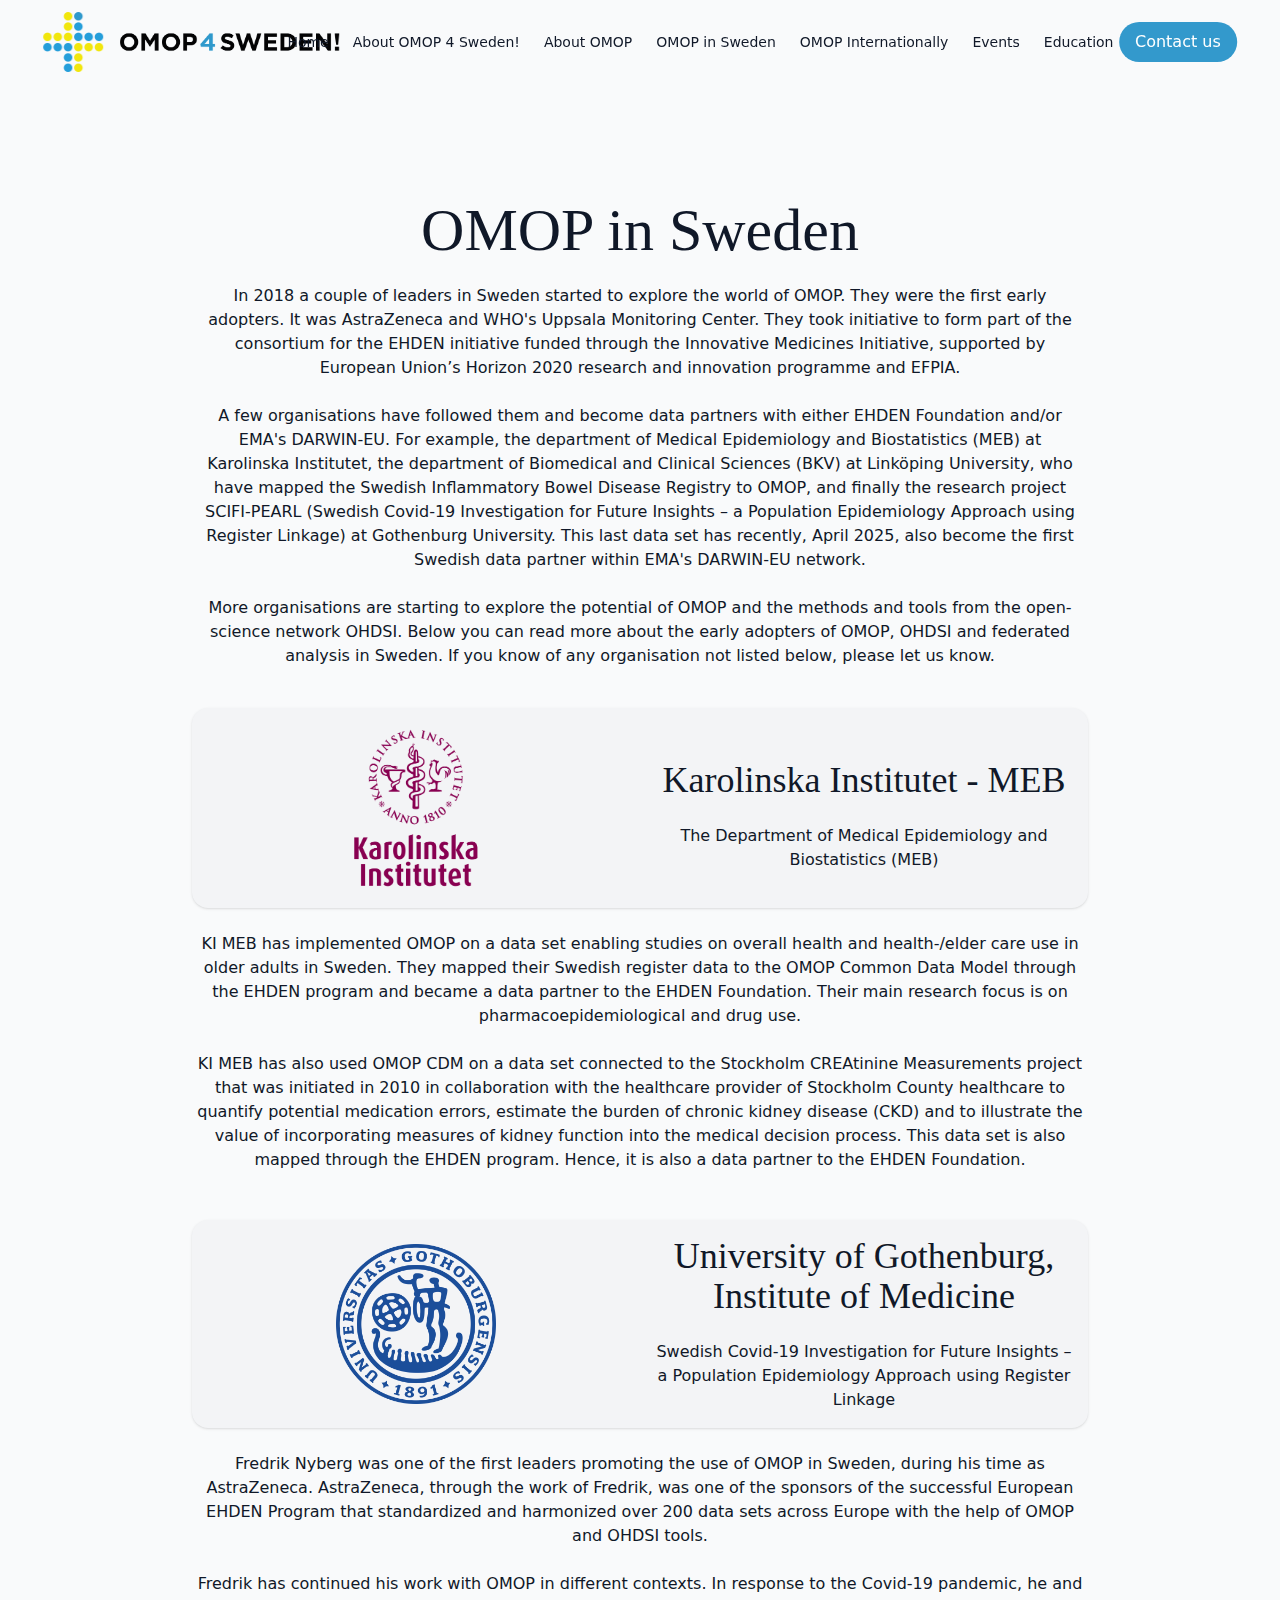
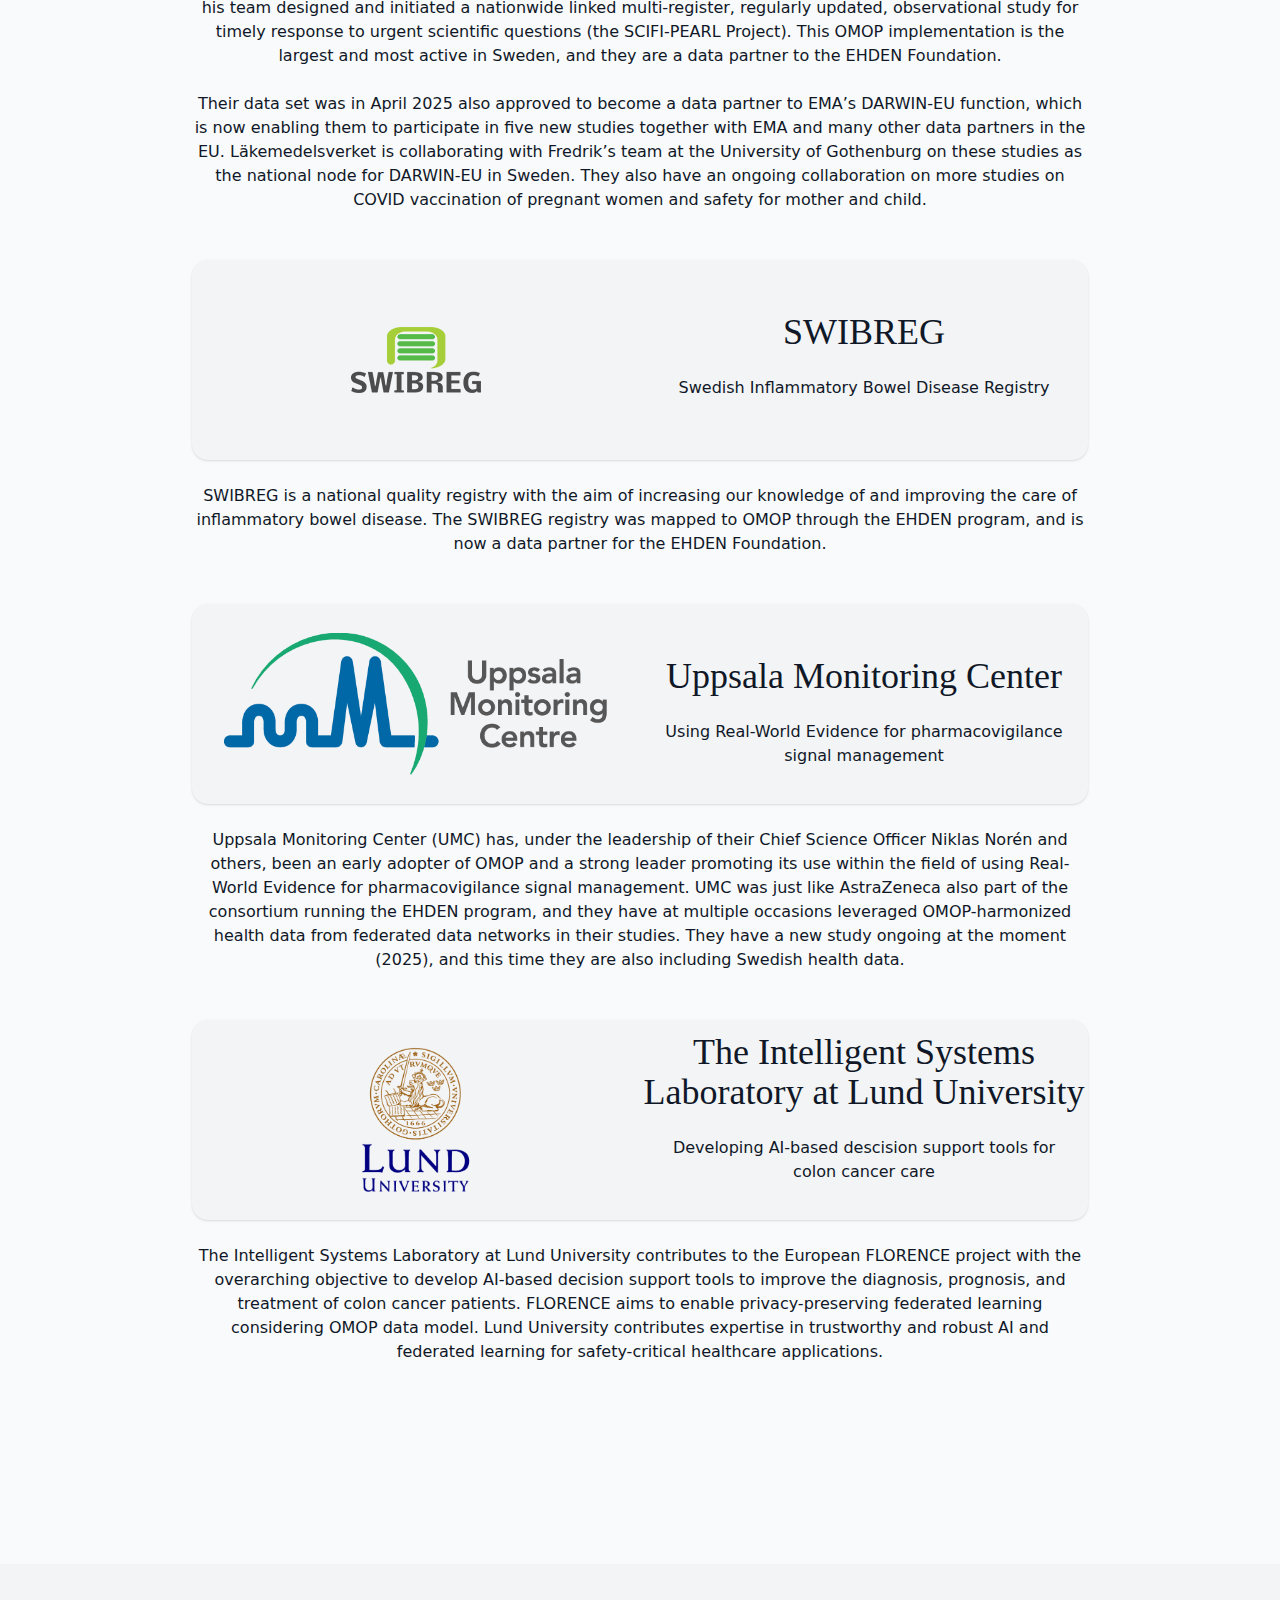
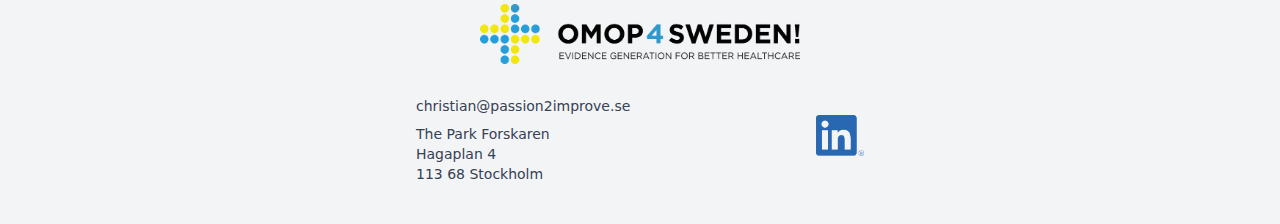
<file: omop-in-sweden.html>
<!doctype html>
<html lang="en">
    <title>OMOP 4 Sweden! - National OMOP Coordinator</title>
	<head>
		<meta charset="utf-8" />
		<meta name="viewport" content="width=device-width, initial-scale=1" />
		
		<link href="./_app/immutable/assets/0.C3FV4fDk.css" rel="stylesheet">
		<link rel="modulepreload" href="./_app/immutable/entry/start.BGe-_9Vl.js">
		<link rel="modulepreload" href="./_app/immutable/chunks/DGvmCZi9.js">
		<link rel="modulepreload" href="./_app/immutable/chunks/Ca1Mg6ev.js">
		<link rel="modulepreload" href="./_app/immutable/chunks/Cwk-zQ0e.js">
		<link rel="modulepreload" href="./_app/immutable/chunks/BBzme7i2.js">
		<link rel="modulepreload" href="./_app/immutable/chunks/Bnu8K3_r.js">
		<link rel="modulepreload" href="./_app/immutable/entry/app.23UWPiPR.js">
		<link rel="modulepreload" href="./_app/immutable/chunks/DsnmJJEf.js">
		<link rel="modulepreload" href="./_app/immutable/chunks/CW7-dLEh.js">
		<link rel="modulepreload" href="./_app/immutable/chunks/CpcPRW_h.js">
		<link rel="modulepreload" href="./_app/immutable/nodes/0.B29oKCZp.js">
		<link rel="modulepreload" href="./_app/immutable/chunks/BZAb2sA1.js">
		<link rel="modulepreload" href="./_app/immutable/chunks/kvJxnScG.js">
		<link rel="modulepreload" href="./_app/immutable/chunks/CKDIgilc.js">
		<link rel="modulepreload" href="./_app/immutable/chunks/BRUIVK1N.js">
		<link rel="modulepreload" href="./_app/immutable/chunks/xx9heDzv.js">
		<link rel="modulepreload" href="./_app/immutable/chunks/Dq_MTifx.js">
		<link rel="modulepreload" href="./_app/immutable/nodes/7.BT_heS8w.js">
		<link rel="modulepreload" href="./_app/immutable/chunks/DluhYexg.js"><!--[--><link rel="icon" href="./omop4swe_favicon.ico"/><!--]-->

	</head>
	<body data-sveltekit-preload-data="hover">
		<div style="display: contents"><!--[--><!--[--><!----><div class="flex flex-col min-h-screen bg-gray-50 text-gray-900 font-sans"><header class="fixed top-0 left-1/2 transform -translate-x-1/2 z-50 transition-all duration-500 ease-in-out
          w-[97%] bg-transparent border-none rounded-none shadow-none"><div class="flex items-center justify-between px-6 py-3 max-sm:w-full max-sm:max-h-15 max-sm:flex max-sm:items-center"><div class="flex items-center w-1/5"><a href="./" class="flex items-center"><img src="./only_logo.png" alt="OMOP Sweden Logo Small" id="home_logo" class="lg:w-15 md:w-10 w-10"/> <!--[--><img src="./only_text.png" alt="OMOP Sweden Logo" class="w-59 transition-all duration-500 max-sm:hidden"/><!--]--></a></div> <nav class="hidden xl:flex space-x-6 2xl:-translate-x-12"><!--[--><a href="./" class="text-xs lg:text-[14px] 2xl:text-lg font-m hover:text-gray-800 transition-transform duration-200 hover:scale-105 text-center">Home</a><a href="./about-us" class="text-xs lg:text-[14px] 2xl:text-lg font-m hover:text-gray-800 transition-transform duration-200 hover:scale-105 text-center">About OMOP 4 Sweden!</a><a href="./#about_omop" class="text-xs lg:text-[14px] 2xl:text-lg font-m hover:text-gray-800 transition-transform duration-200 hover:scale-105 text-center">About OMOP</a><a href="./omop-in-sweden" class="text-xs lg:text-[14px] 2xl:text-lg font-m hover:text-gray-800 transition-transform duration-200 hover:scale-105 text-center">OMOP in Sweden</a><a href="./omop-internationally" class="text-xs lg:text-[14px] 2xl:text-lg font-m hover:text-gray-800 transition-transform duration-200 hover:scale-105 text-center">OMOP Internationally</a><a href="./events" class="text-xs lg:text-[14px] 2xl:text-lg font-m hover:text-gray-800 transition-transform duration-200 hover:scale-105 text-center">Events</a><a href="./education" class="text-xs lg:text-[14px] 2xl:text-lg font-m hover:text-gray-800 transition-transform duration-200 hover:scale-105 text-center">Education</a><!--]--></nav> <a href="./contact" class="hidden xl:inline-block bg-omop_blue text-white px-4 py-2 rounded-3xl hover:bg-sky-500 transition-transform duration-200 hover:scale-105 text-center">Contact us</a> <button class="xl:hidden px-2 rounded hover:bg-gray-200/70 transition-transform duration-200 hover:scale-105"><svg xmlns="http://www.w3.org/2000/svg" class="md:h-6 md:w-6 h-10 w-10" fill="none" viewBox="0 0 24 24" stroke="currentColor"><path stroke-linecap="round" stroke-linejoin="round" stroke-width="2" d="M4 6h16M4 12h16M4 18h16"></path></svg></button></div> <!--[!--><!--]--></header><!----> <main class="lg:max-w-7/10 max-w-9/10 mx-auto flex-grow lg:pt-50 pt-25"><!----><!----><section><h2 class="text-6xl font-serif mb-6 text-center">OMOP in Sweden</h2> <p class="lg:text-center text-gray-900 m-2 text-base mb-10">In 2018 a couple of leaders in Sweden started to explore the world of OMOP. They were the first early adopters. It was AstraZeneca and WHO's Uppsala Monitoring Center. They took initiative to form part of the consortium for the EHDEN initiative funded through the Innovative Medicines Initiative, supported by European Union’s Horizon 2020 research and innovation programme and EFPIA.<br/> <br/> A few organisations have followed them and become data partners with either EHDEN Foundation and/or EMA's DARWIN-EU. For example, the department of Medical Epidemiology and Biostatistics (MEB) at Karolinska Institutet, the department of Biomedical and Clinical Sciences (BKV) at Linköping University, who have mapped the Swedish Inflammatory Bowel Disease Registry to OMOP, and finally the research project SCIFI-PEARL (Swedish Covid-19 Investigation for Future Insights – a Population Epidemiology Approach using Register Linkage) at Gothenburg University. This last data set has recently, April 2025, also become the first Swedish data partner within EMA's DARWIN-EU network.<br/> <br/> More organisations are starting to explore the potential of OMOP and the methods and tools from the open-science network OHDSI. Below you can read more about the early adopters of OMOP, OHDSI and federated analysis in Sweden. If you know of any organisation not listed below, please let us know.</p> <div class="flex flex-col items-center justify-center w-full gap-12"><!--[--><div class="flex flex-col justify-center items-center gap-6 w-9/10 lg:w-full"><div class="lg:grid lg:grid-flow-col lg:grid-rows-2 lg:grid-cols-2 flex flex-col w-full lg:max-w-4xl max-w-lg mx-auto bg-gray-100 rounded-2xl shadow-sm lg:min-h-50 min-h-20"><div class="lg:row-span-2 row-span-1 col-span-1 flex items-center justify-center lg:p-4 p-2 lg:px-8"><a href="https://ki.se/en/meb" target="_blank" rel="noopener noreferrer"><img src="./swedishOmopUsers/KI_logo_standing_plommon.png" alt="Karolinska Institutet - MEB logo" class="max-h-15 lg:max-h-40 object-contain hover:scale-105 transition-transform duration-100"/></a></div> <div class="lg:col-span-2 row-span-1 flex col-span-1 items-center lg:items-end justify-center lg:pb-2"><a href="https://ki.se/en/meb" target="_blank" rel="noopener noreferrer" class="lg:text-4xl text-3xl font-serif text-center hover:underline">Karolinska Institutet - MEB</a></div> <div class="col-span-2 flex items-center lg:items-start justify-center text-center text-base px-4 lg:py-4 py-2">The Department of Medical Epidemiology and Biostatistics (MEB)</div></div> <div class="flex items-center justify-center lg:max-w-4xl max-w-lg text-center md:text-base text-md text-start lg:text-center whitespace-pre-line"><p>KI MEB has implemented OMOP on a data set enabling studies on overall health and health-/elder care use in older adults in Sweden. They mapped their Swedish register data to the OMOP Common Data Model through the EHDEN program and became a data partner to the EHDEN Foundation. Their main research focus is on pharmacoepidemiological and drug use.

KI MEB has also used OMOP CDM on a data set connected to the Stockholm CREAtinine Measurements project that was initiated in 2010 in collaboration with the healthcare provider of Stockholm County healthcare to quantify potential medication errors, estimate the burden of chronic kidney disease (CKD) and to illustrate the value of incorporating measures of kidney function into the medical decision process. This data set is also mapped through the EHDEN program. Hence, it is also a data partner to the EHDEN Foundation.</p></div></div><div class="flex flex-col justify-center items-center gap-6 w-9/10 lg:w-full"><div class="lg:grid lg:grid-flow-col lg:grid-rows-2 lg:grid-cols-2 flex flex-col w-full lg:max-w-4xl max-w-lg mx-auto bg-gray-100 rounded-2xl shadow-sm lg:min-h-50 min-h-20"><div class="lg:row-span-2 row-span-1 col-span-1 flex items-center justify-center lg:p-4 p-2 lg:px-8"><a href="https://www.gu.se/forskning/scifi-pearl" target="_blank" rel="noopener noreferrer"><img src="./swedishOmopUsers/Goteborgs_universitet_seal.png" alt="University of Gothenburg, Institute of Medicine logo" class="max-h-15 lg:max-h-40 object-contain hover:scale-105 transition-transform duration-100"/></a></div> <div class="lg:col-span-2 row-span-1 flex col-span-1 items-center lg:items-end justify-center lg:pb-2"><a href="https://www.gu.se/forskning/scifi-pearl" target="_blank" rel="noopener noreferrer" class="lg:text-4xl text-3xl font-serif text-center hover:underline">University of Gothenburg, Institute of Medicine</a></div> <div class="col-span-2 flex items-center lg:items-start justify-center text-center text-base px-4 lg:py-4 py-2">Swedish Covid-19 Investigation for Future Insights – a Population Epidemiology Approach using Register Linkage</div></div> <div class="flex items-center justify-center lg:max-w-4xl max-w-lg text-center md:text-base text-md text-start lg:text-center whitespace-pre-line"><p>Fredrik Nyberg was one of the first leaders promoting the use of OMOP in Sweden, during his time as AstraZeneca. AstraZeneca, through the work of Fredrik, was one of the sponsors of the successful European EHDEN Program that standardized and harmonized over 200 data sets across Europe with the help of OMOP and OHDSI tools. 

Fredrik has continued his work with OMOP in different contexts. In response to the Covid-19 pandemic, he and his team designed and initiated a nationwide linked multi-register, regularly updated, observational study for timely response to urgent scientific questions (the SCIFI-PEARL Project). This OMOP implementation is the largest and most active in Sweden, and they are a data partner to the EHDEN Foundation. 

Their data set was in April 2025 also approved to become a data partner to EMA’s DARWIN-EU function, which is now enabling them to participate in five new studies together with EMA and many other data partners in the EU. Läkemedelsverket is collaborating with Fredrik’s team at the University of Gothenburg on these studies as the national node for DARWIN-EU in Sweden. They also have an ongoing collaboration on more studies on COVID vaccination of pregnant women and safety for mother and child.
</p></div></div><div class="flex flex-col justify-center items-center gap-6 w-9/10 lg:w-full"><div class="lg:grid lg:grid-flow-col lg:grid-rows-2 lg:grid-cols-2 flex flex-col w-full lg:max-w-4xl max-w-lg mx-auto bg-gray-100 rounded-2xl shadow-sm lg:min-h-50 min-h-20"><div class="lg:row-span-2 row-span-1 col-span-1 flex items-center justify-center lg:p-4 p-2 lg:px-8"><a href="https://www.swibreg.se/" target="_blank" rel="noopener noreferrer"><img src="./swedishOmopUsers/swibreg_logo.png" alt="SWIBREG logo" class="max-h-15 lg:max-h-40 object-contain hover:scale-105 transition-transform duration-100"/></a></div> <div class="lg:col-span-2 row-span-1 flex col-span-1 items-center lg:items-end justify-center lg:pb-2"><a href="https://www.swibreg.se/" target="_blank" rel="noopener noreferrer" class="lg:text-4xl text-3xl font-serif text-center hover:underline">SWIBREG</a></div> <div class="col-span-2 flex items-center lg:items-start justify-center text-center text-base px-4 lg:py-4 py-2">Swedish Inflammatory Bowel Disease Registry</div></div> <div class="flex items-center justify-center lg:max-w-4xl max-w-lg text-center md:text-base text-md text-start lg:text-center whitespace-pre-line"><p>SWIBREG is a national quality registry with the aim of increasing our knowledge of and improving the care of inflammatory bowel disease. The SWIBREG registry was mapped to OMOP through the EHDEN program, and is now a data partner for the EHDEN Foundation.
</p></div></div><div class="flex flex-col justify-center items-center gap-6 w-9/10 lg:w-full"><div class="lg:grid lg:grid-flow-col lg:grid-rows-2 lg:grid-cols-2 flex flex-col w-full lg:max-w-4xl max-w-lg mx-auto bg-gray-100 rounded-2xl shadow-sm lg:min-h-50 min-h-20"><div class="lg:row-span-2 row-span-1 col-span-1 flex items-center justify-center lg:p-4 p-2 lg:px-8"><a href="https://who-umc.org/" target="_blank" rel="noopener noreferrer"><img src="./partner_logos/umc_logo_color_horizontal.webp" alt="Uppsala Monitoring Center logo" class="max-h-15 lg:max-h-40 object-contain hover:scale-105 transition-transform duration-100"/></a></div> <div class="lg:col-span-2 row-span-1 flex col-span-1 items-center lg:items-end justify-center lg:pb-2"><a href="https://who-umc.org/" target="_blank" rel="noopener noreferrer" class="lg:text-4xl text-3xl font-serif text-center hover:underline">Uppsala Monitoring Center</a></div> <div class="col-span-2 flex items-center lg:items-start justify-center text-center text-base px-4 lg:py-4 py-2">Using Real-World Evidence for pharmacovigilance signal management</div></div> <div class="flex items-center justify-center lg:max-w-4xl max-w-lg text-center md:text-base text-md text-start lg:text-center whitespace-pre-line"><p>Uppsala Monitoring Center (UMC) has, under the leadership of their Chief Science Officer Niklas Norén and others, been an early adopter of OMOP and a strong leader promoting its use within the field of using Real-World Evidence for pharmacovigilance signal management. UMC was just like AstraZeneca also part of the consortium running the EHDEN program, and they have at multiple occasions leveraged OMOP-harmonized health data from federated data networks in their studies. They have a new study ongoing at the moment (2025), and this time they are also including Swedish health data.
</p></div></div><div class="flex flex-col justify-center items-center gap-6 w-9/10 lg:w-full"><div class="lg:grid lg:grid-flow-col lg:grid-rows-2 lg:grid-cols-2 flex flex-col w-full lg:max-w-4xl max-w-lg mx-auto bg-gray-100 rounded-2xl shadow-sm lg:min-h-50 min-h-20"><div class="lg:row-span-2 row-span-1 col-span-1 flex items-center justify-center lg:p-4 p-2 lg:px-8"><a href="https://florence.forskning.eu/en/" target="_blank" rel="noopener noreferrer"><img src="./partner_logos/LundUniversity_C2line_RGB.png" alt="The Intelligent Systems Laboratory at Lund University logo" class="max-h-15 lg:max-h-40 object-contain hover:scale-105 transition-transform duration-100"/></a></div> <div class="lg:col-span-2 row-span-1 flex col-span-1 items-center lg:items-end justify-center lg:pb-2"><a href="https://florence.forskning.eu/en/" target="_blank" rel="noopener noreferrer" class="lg:text-4xl text-3xl font-serif text-center hover:underline">The Intelligent Systems Laboratory at Lund University</a></div> <div class="col-span-2 flex items-center lg:items-start justify-center text-center text-base px-4 lg:py-4 py-2">Developing AI-based descision support tools for colon cancer care</div></div> <div class="flex items-center justify-center lg:max-w-4xl max-w-lg text-center md:text-base text-md text-start lg:text-center whitespace-pre-line"><p>The Intelligent Systems Laboratory at Lund University contributes to the European FLORENCE project with the overarching objective to develop AI-based decision support tools to improve the diagnosis, prognosis, and treatment of colon cancer patients. FLORENCE aims to enable privacy-preserving federated learning considering OMOP data model. Lund University contributes expertise in trustworthy and robust AI and federated learning for safety-critical healthcare applications.
</p></div></div><!--]--></div><!----></section><!----><!----></main> <footer class="bg-gray-100 lg:mt-50 mt-25"><div class="max-w-6xl mx-auto px-6 py-10 flex flex-col items-center space-y-6"><img src="./logo_main.png" alt="OMOP Sweden Logo" class="lg:w-80 w-60"/>   <div class="flex justify-between items-center w-full max-w-md text-gray-700"><div><p class="text-sm py-2">christian@passion2improve.se</p> <p class="text-sm">The Park Forskaren<br/>Hagaplan 4<br/>113 68 Stockholm</p></div> <a href="" target="_blank" rel="noopener noreferrer" class="text-gray-600 hover:text-blue-700 transition"><img src="./in-logo/LI-In-Bug.png" alt="LinkedIn Logo" class="w-12"/></a></div></div></footer><!----></div><!----><!--]--> <!--[!--><!--]--><!--]-->
			
			<script>
				{
					__sveltekit_1mk8st4 = {
						base: new URL(".", location).pathname.slice(0, -1),
						assets: "/omop4sweden"
					};

					const element = document.currentScript.parentElement;

					Promise.all([
						import("./_app/immutable/entry/start.BGe-_9Vl.js"),
						import("./_app/immutable/entry/app.23UWPiPR.js")
					]).then(([kit, app]) => {
						kit.start(app, element, {
							node_ids: [0, 7],
							data: [null,null],
							form: null,
							error: null
						});
					});
				}
			</script>
		</div>
	</body>
</html>
</file>
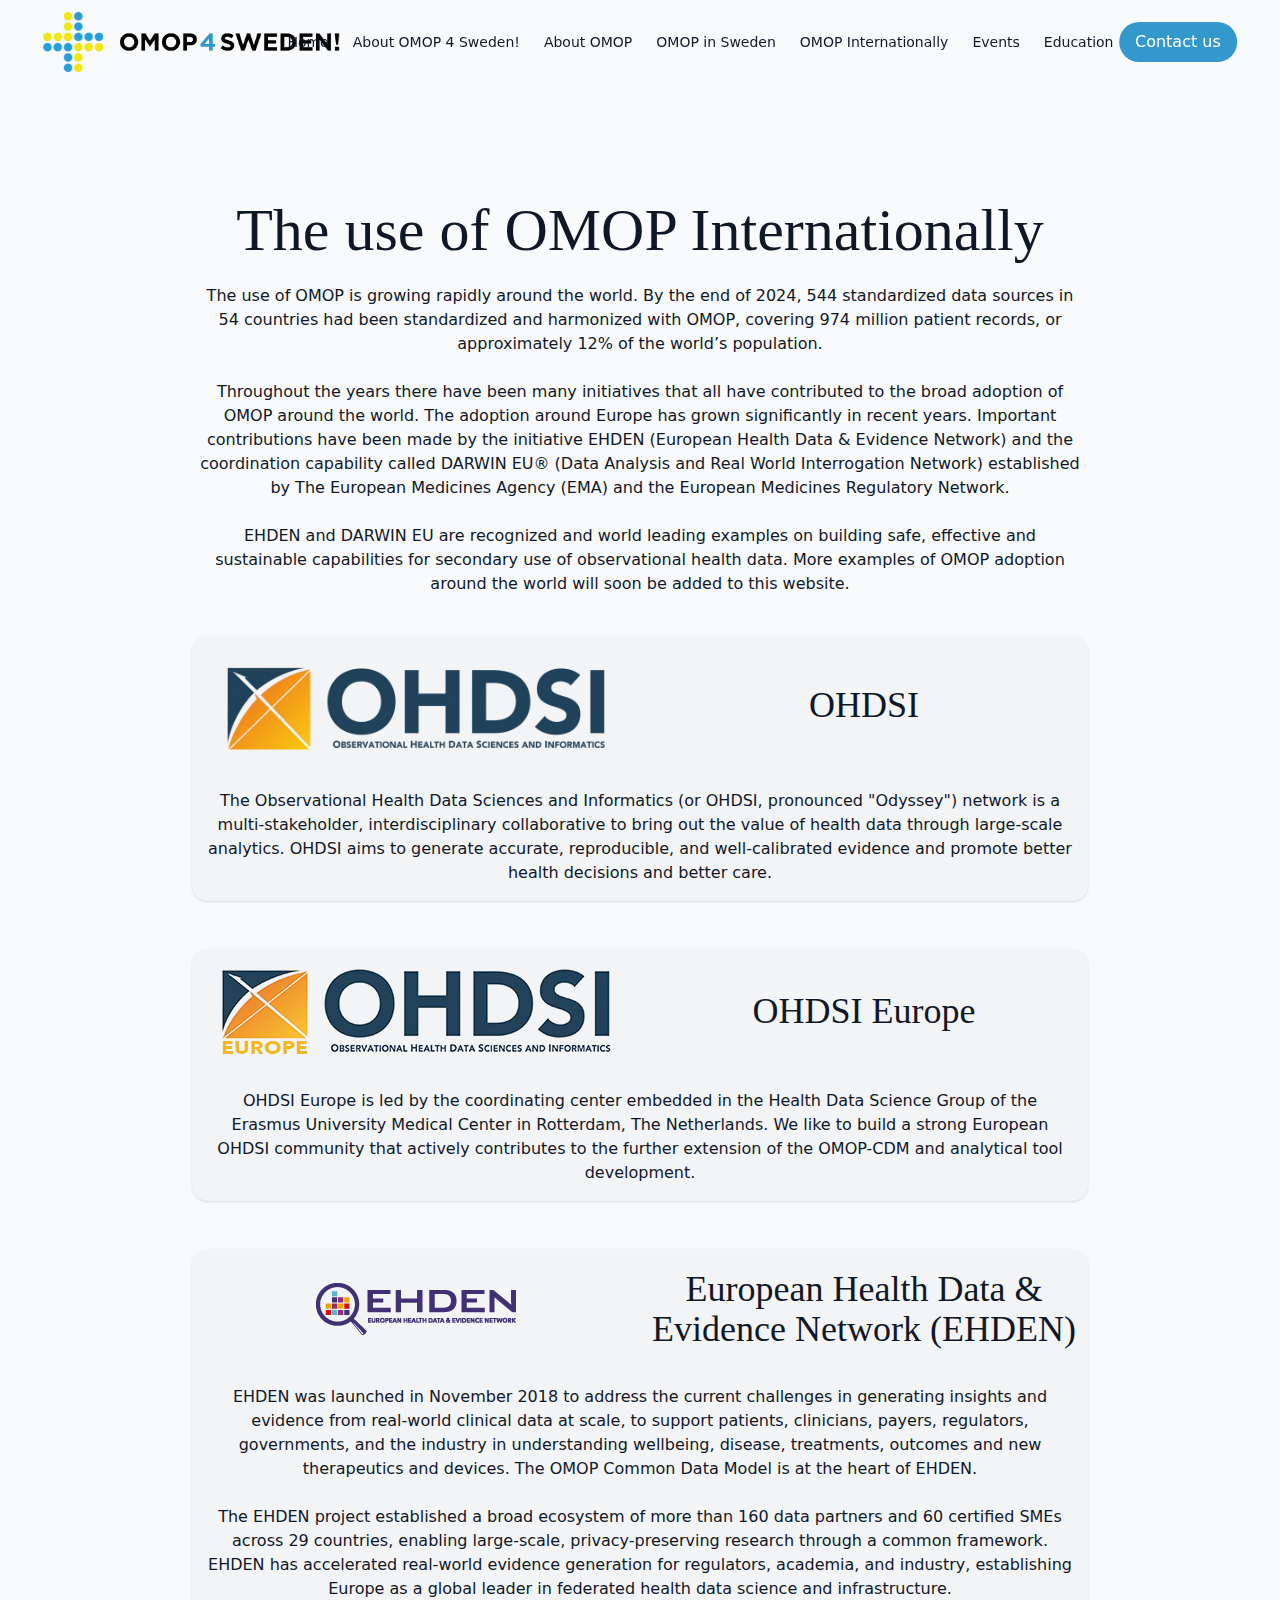
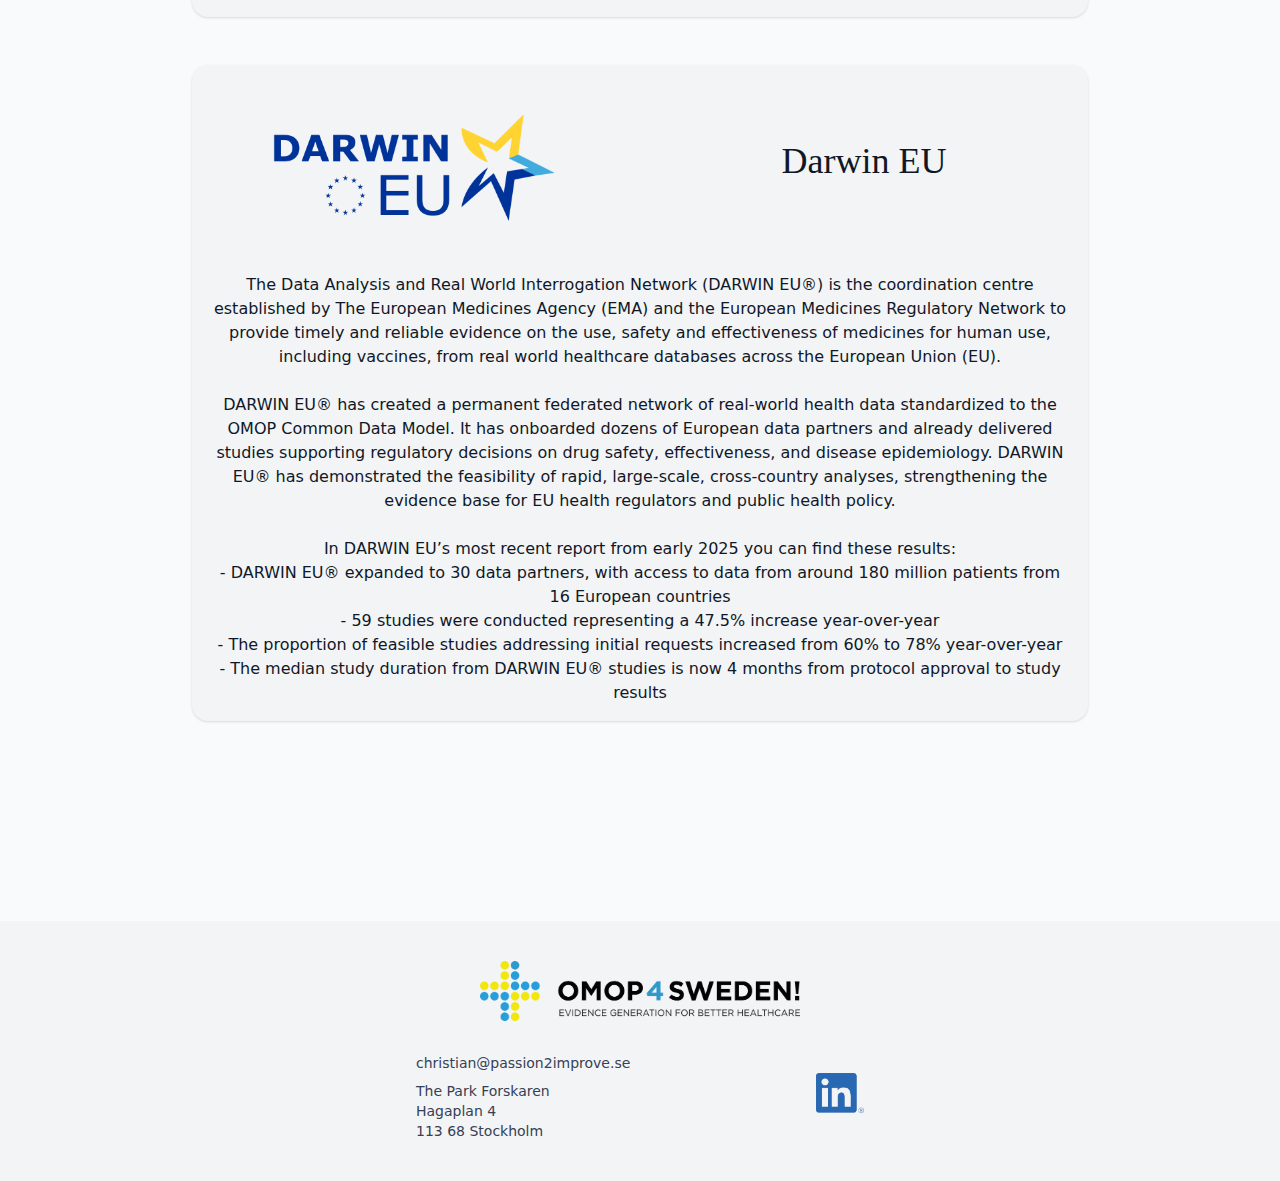
<file: omop-internationally.html>
<!doctype html>
<html lang="en">
    <title>OMOP 4 Sweden! - National OMOP Coordinator</title>
	<head>
		<meta charset="utf-8" />
		<meta name="viewport" content="width=device-width, initial-scale=1" />
		
		<link href="./_app/immutable/assets/0.OXuluDxF.css" rel="stylesheet">
		<link rel="modulepreload" href="./_app/immutable/entry/start.CRO3ruHo.js">
		<link rel="modulepreload" href="./_app/immutable/chunks/DiNhkGWY.js">
		<link rel="modulepreload" href="./_app/immutable/chunks/Ca1Mg6ev.js">
		<link rel="modulepreload" href="./_app/immutable/chunks/Cwk-zQ0e.js">
		<link rel="modulepreload" href="./_app/immutable/chunks/BBzme7i2.js">
		<link rel="modulepreload" href="./_app/immutable/chunks/JGxs0fnW.js">
		<link rel="modulepreload" href="./_app/immutable/entry/app.Bqjvy_Vk.js">
		<link rel="modulepreload" href="./_app/immutable/chunks/DsnmJJEf.js">
		<link rel="modulepreload" href="./_app/immutable/chunks/CW7-dLEh.js">
		<link rel="modulepreload" href="./_app/immutable/chunks/CpcPRW_h.js">
		<link rel="modulepreload" href="./_app/immutable/nodes/0.6BjWVXtZ.js">
		<link rel="modulepreload" href="./_app/immutable/chunks/BZAb2sA1.js">
		<link rel="modulepreload" href="./_app/immutable/chunks/kvJxnScG.js">
		<link rel="modulepreload" href="./_app/immutable/chunks/CKDIgilc.js">
		<link rel="modulepreload" href="./_app/immutable/chunks/BRUIVK1N.js">
		<link rel="modulepreload" href="./_app/immutable/chunks/xx9heDzv.js">
		<link rel="modulepreload" href="./_app/immutable/chunks/Dq_MTifx.js">
		<link rel="modulepreload" href="./_app/immutable/nodes/8.Bk6Dqpwf.js"><!--[--><link rel="icon" href="./omop4swe_favicon.ico"/><!--]-->

	</head>
	<body data-sveltekit-preload-data="hover">
		<div style="display: contents"><!--[--><!--[--><!----><div class="flex flex-col min-h-screen bg-gray-50 text-gray-900 font-sans"><header class="fixed top-0 left-1/2 transform -translate-x-1/2 z-50 transition-all duration-500 ease-in-out
          w-[97%] bg-transparent border-none rounded-none shadow-none"><div class="flex items-center justify-between px-6 py-3 max-sm:w-full max-sm:max-h-15 max-sm:flex max-sm:items-center"><div class="flex items-center w-1/5"><a href="./" class="flex items-center"><img src="./only_logo.png" alt="OMOP Sweden Logo Small" id="home_logo" class="lg:w-15 md:w-10 w-10"/> <!--[--><img src="./only_text.png" alt="OMOP Sweden Logo" class="w-59 transition-all duration-500 max-sm:hidden"/><!--]--></a></div> <nav class="hidden xl:flex space-x-6 2xl:-translate-x-12"><!--[--><a href="./" class="text-xs lg:text-[14px] 2xl:text-lg font-m hover:text-gray-800 transition-transform duration-200 hover:scale-105 text-center">Home</a><a href="./about-us" class="text-xs lg:text-[14px] 2xl:text-lg font-m hover:text-gray-800 transition-transform duration-200 hover:scale-105 text-center">About OMOP 4 Sweden!</a><a href="./#about_omop" class="text-xs lg:text-[14px] 2xl:text-lg font-m hover:text-gray-800 transition-transform duration-200 hover:scale-105 text-center">About OMOP</a><a href="./omop-in-sweden" class="text-xs lg:text-[14px] 2xl:text-lg font-m hover:text-gray-800 transition-transform duration-200 hover:scale-105 text-center">OMOP in Sweden</a><a href="./omop-internationally" class="text-xs lg:text-[14px] 2xl:text-lg font-m hover:text-gray-800 transition-transform duration-200 hover:scale-105 text-center">OMOP Internationally</a><a href="./events" class="text-xs lg:text-[14px] 2xl:text-lg font-m hover:text-gray-800 transition-transform duration-200 hover:scale-105 text-center">Events</a><a href="./education" class="text-xs lg:text-[14px] 2xl:text-lg font-m hover:text-gray-800 transition-transform duration-200 hover:scale-105 text-center">Education</a><!--]--></nav> <a href="./contact" class="hidden xl:inline-block bg-omop_blue text-white px-4 py-2 rounded-3xl hover:bg-sky-500 transition-transform duration-200 hover:scale-105 text-center">Contact us</a> <button class="xl:hidden px-2 rounded hover:bg-gray-200/70 transition-transform duration-200 hover:scale-105"><svg xmlns="http://www.w3.org/2000/svg" class="md:h-6 md:w-6 h-10 w-10" fill="none" viewBox="0 0 24 24" stroke="currentColor"><path stroke-linecap="round" stroke-linejoin="round" stroke-width="2" d="M4 6h16M4 12h16M4 18h16"></path></svg></button></div> <!--[!--><!--]--></header><!----> <main class="lg:max-w-7/10 max-w-9/10 mx-auto flex-grow lg:pt-50 pt-25"><!----><!----><section><h2 class="text-6xl font-serif mb-6 text-center">The use of OMOP Internationally</h2> <p class="lg:text-center text-gray-900 m-2 lg:text-base mb-10">The use of OMOP is growing rapidly around the world. By the end of 2024, 544 standardized data sources in 54 countries had been standardized and harmonized with OMOP, covering 974 million patient records, or approximately 12% of the world’s population.<br/><br/> Throughout the years there have been many initiatives that all have contributed to the broad adoption of OMOP around the world. The adoption around Europe has grown significantly in recent years. Important contributions have been made by the initiative EHDEN (European Health Data &amp; Evidence Network) and the coordination capability called DARWIN EU® (Data Analysis and Real World Interrogation Network) established by The European Medicines Agency (EMA) and the European Medicines Regulatory Network.<br/><br/> EHDEN and DARWIN EU are recognized and world leading examples on building safe, effective and sustainable capabilities for secondary use of observational health data. More examples of OMOP adoption around the world will soon be added to this website.</p> <div class="flex flex-col items-center justify-center w-full gap-12"><!--[--><div class="flex flex-col justify-center w-full lg:max-w-4xl max-w-lg bg-gray-100 rounded-2xl shadow-sm"><div class="flex lg:flex-row flex-col items-center lg:min-h-30"><div class="flex items-center justify-center lg:p-4 p-2 lg:w-1/2"><a href="https://www.ohdsi.org/" target="_blank" rel="noopener noreferrer"><img src="./intlUsers/ohdsi_global_logo.png" alt="OHDSI logo" class="max-h-15 lg:max-h-40 object-contain hover:scale-105 transition-transform duration-100"/></a></div> <div class="flex items-center justify-center lg:py-2 lg:w-1/2"><a href="https://www.ohdsi.org/" target="_blank" rel="noopener noreferrer" class="lg:text-4xl text-3xl font-serif text-center hover:underline">OHDSI</a></div></div> <div class="col-span-2 row-span-1 flex items-center justify-center lg:text-center px-4 lg:py-4 py-2 whitespace-pre-line">The Observational Health Data Sciences and Informatics (or OHDSI, pronounced "Odyssey") network is a multi-stakeholder, interdisciplinary collaborative to bring out the value of health data through large-scale analytics. OHDSI aims to generate accurate, reproducible, and well-calibrated evidence and promote better health decisions and better care.</div></div><div class="flex flex-col justify-center w-full lg:max-w-4xl max-w-lg bg-gray-100 rounded-2xl shadow-sm"><div class="flex lg:flex-row flex-col items-center lg:min-h-30"><div class="flex items-center justify-center lg:p-4 p-2 lg:w-1/2"><a href="https://www.ohdsi-europe.org/" target="_blank" rel="noopener noreferrer"><img src="./intlUsers/ohdsi_europe_logo.png" alt="OHDSI Europe logo" class="max-h-15 lg:max-h-40 object-contain hover:scale-105 transition-transform duration-100"/></a></div> <div class="flex items-center justify-center lg:py-2 lg:w-1/2"><a href="https://www.ohdsi-europe.org/" target="_blank" rel="noopener noreferrer" class="lg:text-4xl text-3xl font-serif text-center hover:underline">OHDSI Europe</a></div></div> <div class="col-span-2 row-span-1 flex items-center justify-center lg:text-center px-4 lg:py-4 py-2 whitespace-pre-line">OHDSI Europe is led by the coordinating center embedded in the Health Data Science Group of the Erasmus University Medical Center in Rotterdam, The Netherlands. We like to build a strong European OHDSI community that actively contributes to the further extension of the OMOP-CDM and analytical tool development.</div></div><div class="flex flex-col justify-center w-full lg:max-w-4xl max-w-lg bg-gray-100 rounded-2xl shadow-sm"><div class="flex lg:flex-row flex-col items-center lg:min-h-30"><div class="flex items-center justify-center lg:p-4 p-2 lg:w-1/2"><a href="https://www.ehden.eu/" target="_blank" rel="noopener noreferrer"><img src="./intlUsers/ehden_logo.png" alt="European Health Data &amp; Evidence Network (EHDEN) logo" class="max-h-15 lg:max-h-40 object-contain hover:scale-105 transition-transform duration-100"/></a></div> <div class="flex items-center justify-center lg:py-2 lg:w-1/2"><a href="https://www.ehden.eu/" target="_blank" rel="noopener noreferrer" class="lg:text-4xl text-3xl font-serif text-center hover:underline">European Health Data &amp; Evidence Network (EHDEN)</a></div></div> <div class="col-span-2 row-span-1 flex items-center justify-center lg:text-center px-4 lg:py-4 py-2 whitespace-pre-line">EHDEN was launched in November 2018 to address the current challenges in generating insights and evidence from real-world clinical data at scale, to support patients, clinicians, payers, regulators, governments, and the industry in understanding wellbeing, disease, treatments, outcomes and new therapeutics and devices. The OMOP Common Data Model is at the heart of EHDEN.

The EHDEN project established a broad ecosystem of more than 160 data partners and 60 certified SMEs across 29 countries, enabling large-scale, privacy-preserving research through a common framework. EHDEN has accelerated real-world evidence generation for regulators, academia, and industry, establishing Europe as a global leader in federated health data science and infrastructure.</div></div><div class="flex flex-col justify-center w-full lg:max-w-4xl max-w-lg bg-gray-100 rounded-2xl shadow-sm"><div class="flex lg:flex-row flex-col items-center lg:min-h-30"><div class="flex items-center justify-center lg:p-4 p-2 lg:w-1/2"><a href="https://www.darwin-eu.org/" target="_blank" rel="noopener noreferrer"><img src="./swedishOmopUsers/darwin-eu-logo.png" alt="Darwin EU logo" class="max-h-15 lg:max-h-40 object-contain hover:scale-105 transition-transform duration-100"/></a></div> <div class="flex items-center justify-center lg:py-2 lg:w-1/2"><a href="https://www.darwin-eu.org/" target="_blank" rel="noopener noreferrer" class="lg:text-4xl text-3xl font-serif text-center hover:underline">Darwin EU</a></div></div> <div class="col-span-2 row-span-1 flex items-center justify-center lg:text-center px-4 lg:py-4 py-2 whitespace-pre-line">The Data Analysis and Real World Interrogation Network (DARWIN EU®) is the coordination centre established by The European Medicines Agency (EMA) and the European Medicines Regulatory Network to provide timely and reliable evidence on the use, safety and effectiveness of medicines for human use, including vaccines, from real world healthcare databases across the European Union (EU).

DARWIN EU® has created a permanent federated network of real-world health data standardized to the OMOP Common Data Model. It has onboarded dozens of European data partners and already delivered studies supporting regulatory decisions on drug safety, effectiveness, and disease epidemiology. DARWIN EU® has demonstrated the feasibility of rapid, large-scale, cross-country analyses, strengthening the evidence base for EU health regulators and public health policy.

In DARWIN EU’s most recent report from early 2025 you can find these results:
- DARWIN EU® expanded to 30 data partners, with access to data from around 180 million patients from 16 European countries
- 59 studies were conducted representing a 47.5% increase year-over-year
- The proportion of feasible studies addressing initial requests increased from 60% to 78% year-over-year
- The median study duration from DARWIN EU® studies is now 4 months from protocol approval to study results</div></div><!--]--></div><!----></section><!----><!----></main> <footer class="bg-gray-100 lg:mt-50 mt-25"><div class="max-w-6xl mx-auto px-6 py-10 flex flex-col items-center space-y-6"><img src="./logo_main.png" alt="OMOP Sweden Logo" class="lg:w-80 w-60"/>   <div class="flex justify-between items-center w-full max-w-md text-gray-700"><div><p class="text-sm py-2">christian@passion2improve.se</p> <p class="text-sm">The Park Forskaren<br/>Hagaplan 4<br/>113 68 Stockholm</p></div> <a href="" target="_blank" rel="noopener noreferrer" class="text-gray-600 hover:text-blue-700 transition"><img src="./in-logo/LI-In-Bug.png" alt="LinkedIn Logo" class="w-12"/></a></div></div></footer><!----></div><!----><!--]--> <!--[!--><!--]--><!--]-->
			
			<script>
				{
					__sveltekit_81y95o = {
						base: new URL(".", location).pathname.slice(0, -1),
						assets: "/omop4sweden"
					};

					const element = document.currentScript.parentElement;

					Promise.all([
						import("./_app/immutable/entry/start.CRO3ruHo.js"),
						import("./_app/immutable/entry/app.Bqjvy_Vk.js")
					]).then(([kit, app]) => {
						kit.start(app, element, {
							node_ids: [0, 8],
							data: [null,null],
							form: null,
							error: null
						});
					});
				}
			</script>
		</div>
	</body>
</html>
</file>
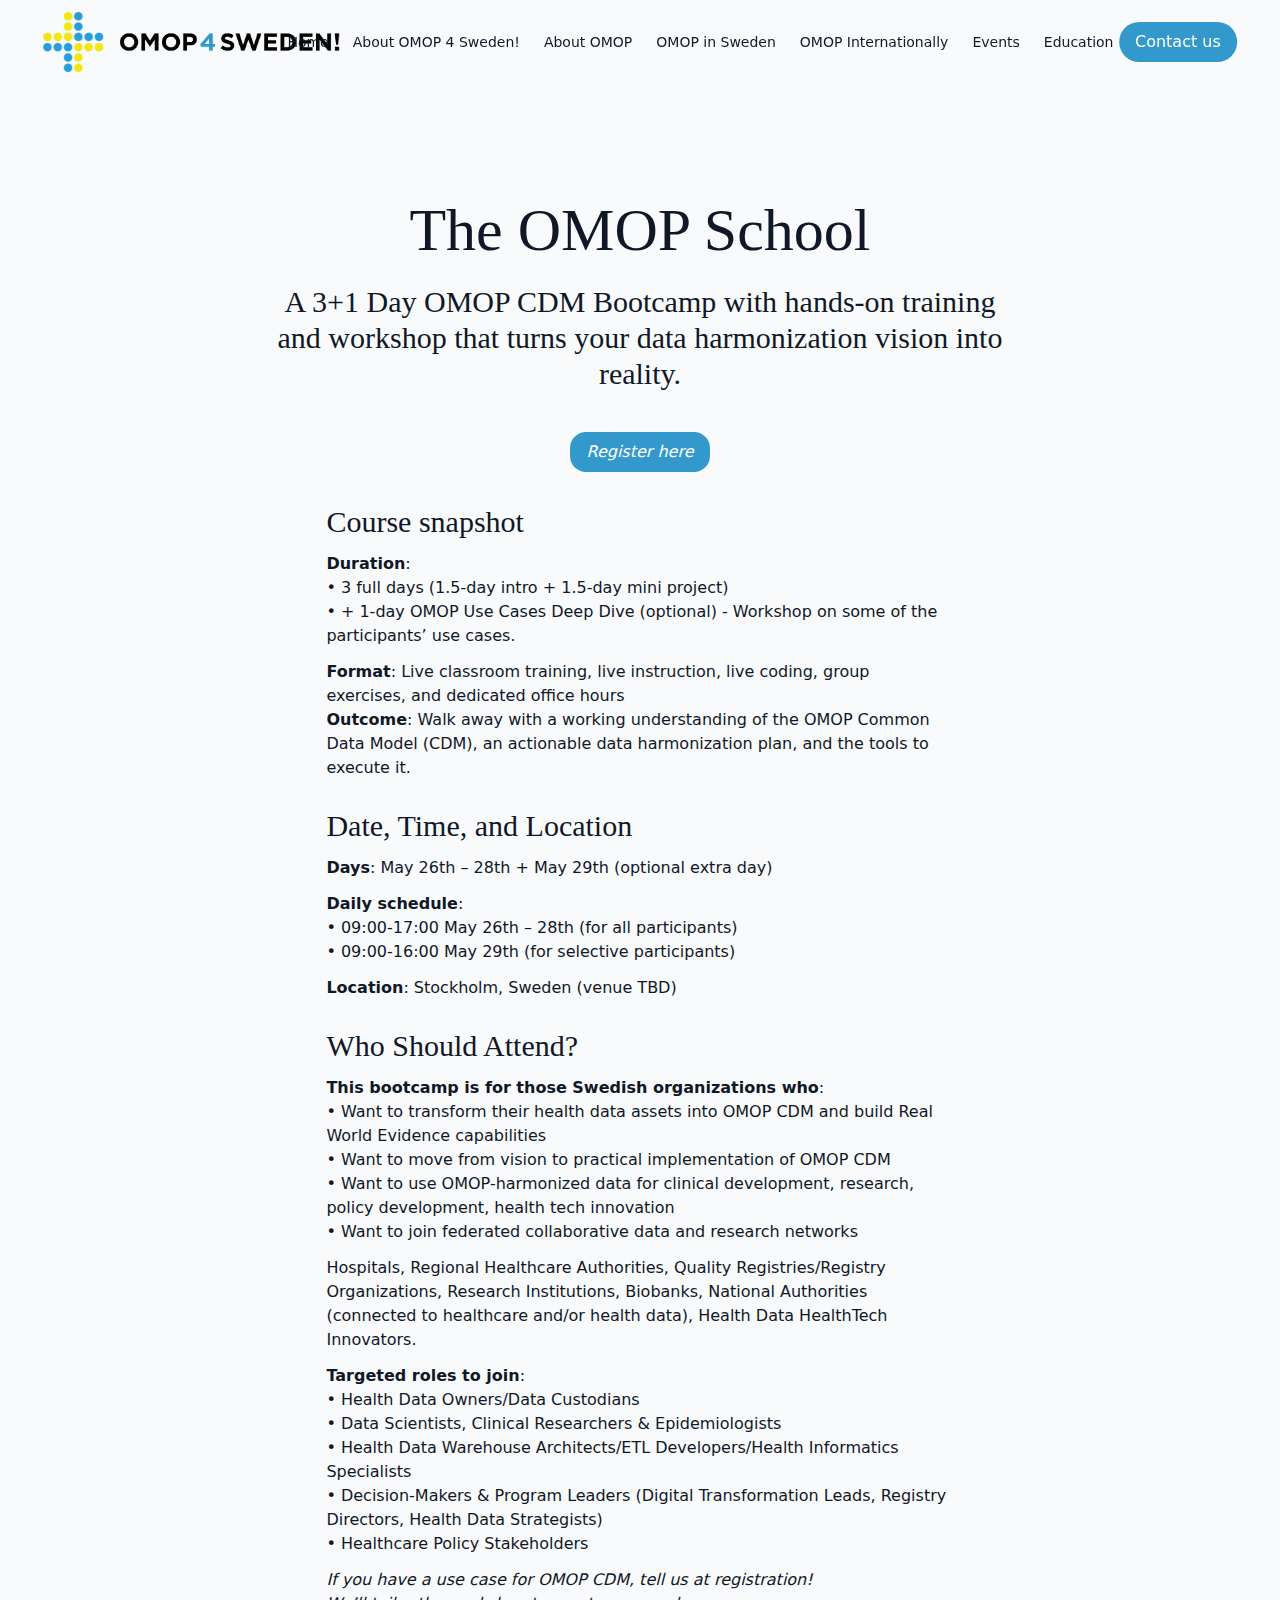
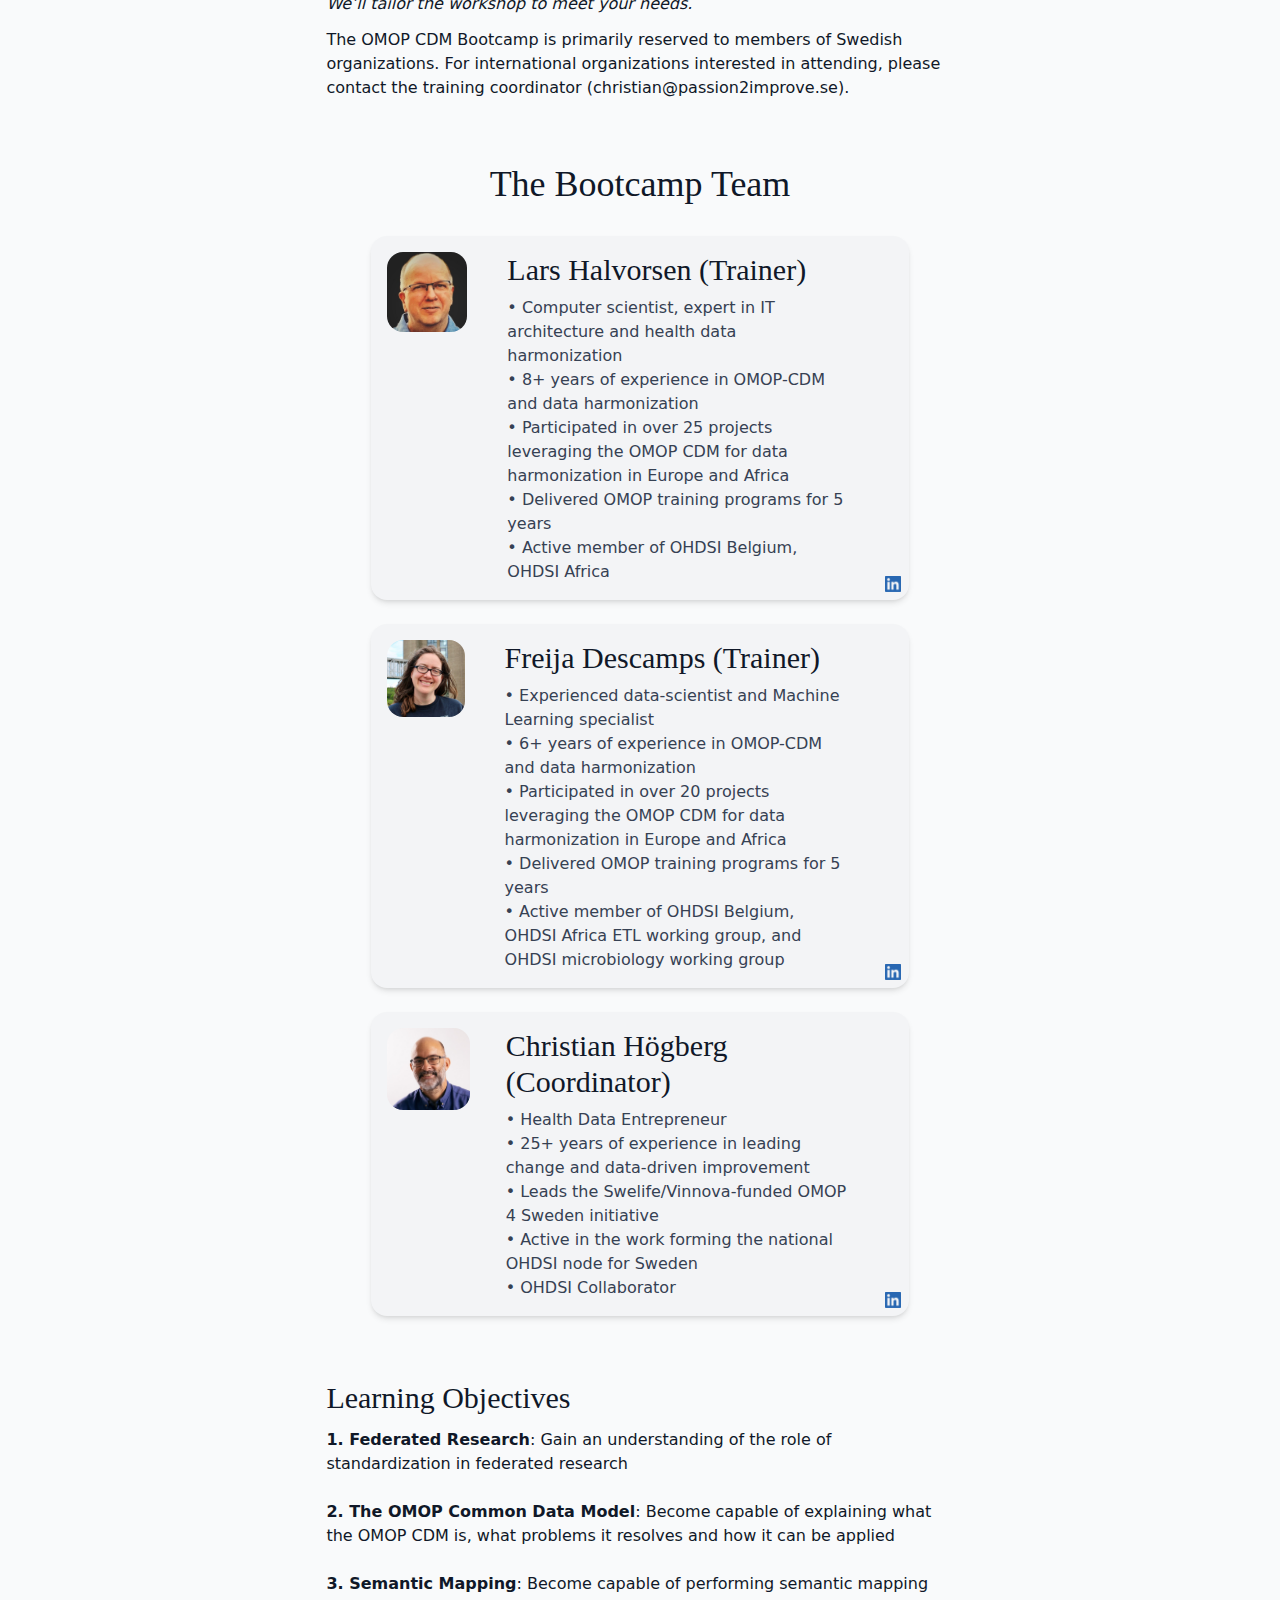
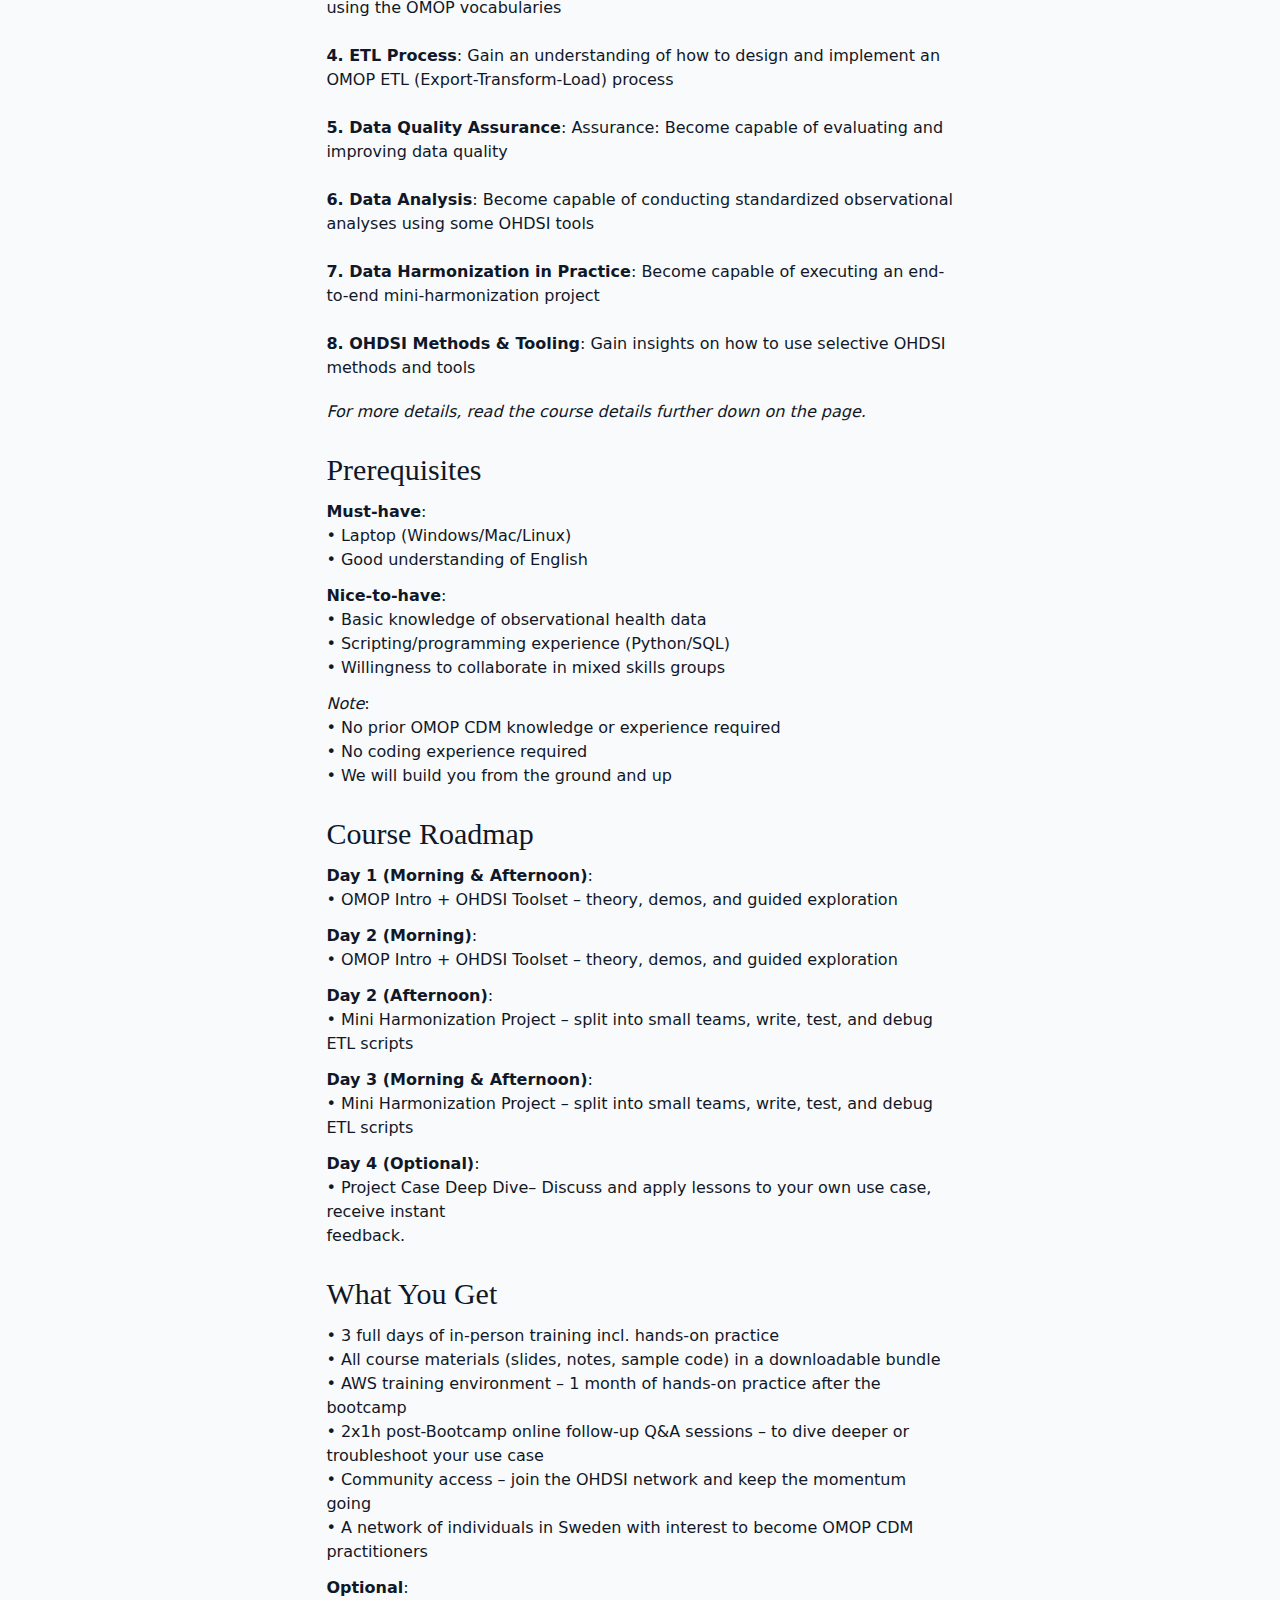
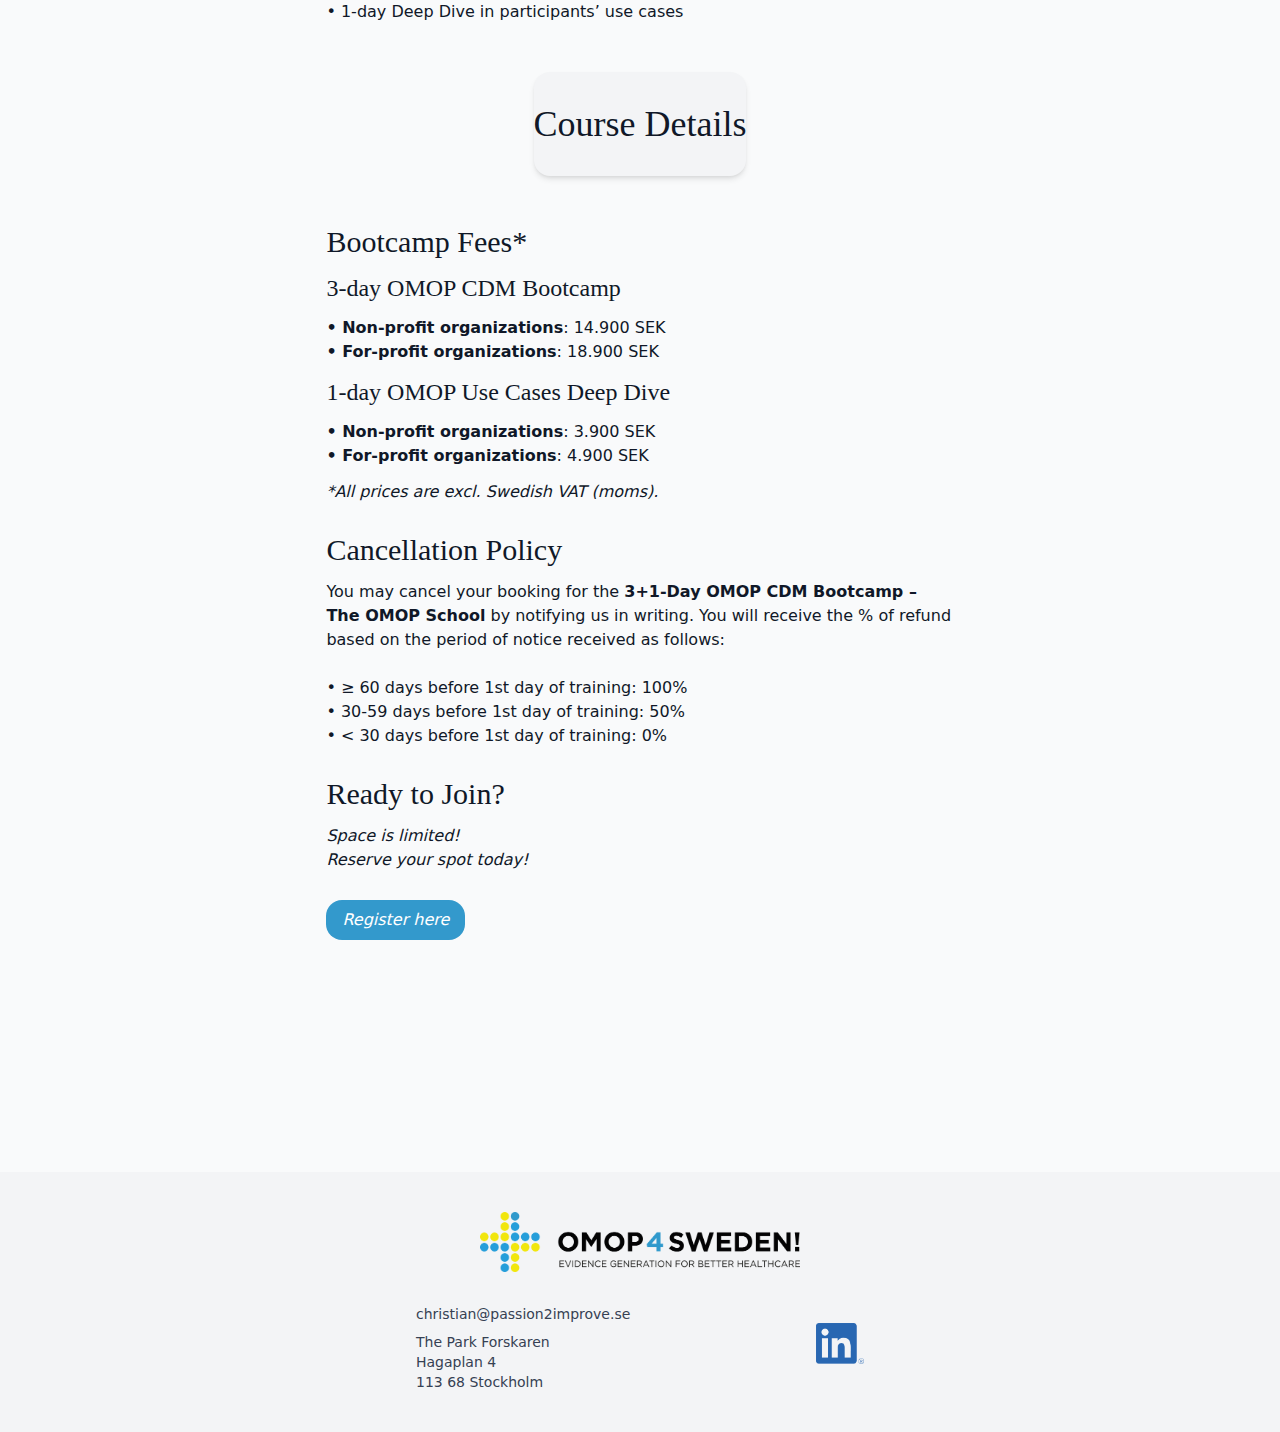
<file: omop-school.html>
<!doctype html>
<html lang="en">
    <title>OMOP 4 Sweden! - National OMOP Coordinator</title>
	<head>
		<meta charset="utf-8" />
		<meta name="viewport" content="width=device-width, initial-scale=1" />
		
		<link href="./_app/immutable/assets/0.-HQRdcMp.css" rel="stylesheet">
		<link rel="modulepreload" href="./_app/immutable/entry/start.Dj3Ya131.js">
		<link rel="modulepreload" href="./_app/immutable/chunks/lcMmqAtc.js">
		<link rel="modulepreload" href="./_app/immutable/chunks/Ca1Mg6ev.js">
		<link rel="modulepreload" href="./_app/immutable/chunks/Cwk-zQ0e.js">
		<link rel="modulepreload" href="./_app/immutable/chunks/BBzme7i2.js">
		<link rel="modulepreload" href="./_app/immutable/chunks/B_S8JGeh.js">
		<link rel="modulepreload" href="./_app/immutable/entry/app.BLwtB5oY.js">
		<link rel="modulepreload" href="./_app/immutable/chunks/DsnmJJEf.js">
		<link rel="modulepreload" href="./_app/immutable/chunks/CW7-dLEh.js">
		<link rel="modulepreload" href="./_app/immutable/chunks/CpcPRW_h.js">
		<link rel="modulepreload" href="./_app/immutable/nodes/0.CyAKgQb5.js">
		<link rel="modulepreload" href="./_app/immutable/chunks/BZAb2sA1.js">
		<link rel="modulepreload" href="./_app/immutable/chunks/kvJxnScG.js">
		<link rel="modulepreload" href="./_app/immutable/chunks/CKDIgilc.js">
		<link rel="modulepreload" href="./_app/immutable/chunks/BRUIVK1N.js">
		<link rel="modulepreload" href="./_app/immutable/chunks/xx9heDzv.js">
		<link rel="modulepreload" href="./_app/immutable/chunks/Dq_MTifx.js">
		<link rel="modulepreload" href="./_app/immutable/nodes/9.CN2oIau_.js">
		<link rel="modulepreload" href="./_app/immutable/chunks/B4dEQyuw.js"><!--[--><link rel="icon" href="./omop4swe_favicon.ico"/><!--]-->

	</head>
	<body data-sveltekit-preload-data="hover">
		<div style="display: contents"><!--[--><!--[--><!----><div class="flex flex-col min-h-screen bg-gray-50 text-gray-900 font-sans"><header class="fixed top-0 left-1/2 transform -translate-x-1/2 z-50 transition-all duration-500 ease-in-out
          w-[97%] bg-transparent border-none rounded-none shadow-none"><div class="flex items-center justify-between px-6 py-3 max-sm:w-full max-sm:max-h-15 max-sm:flex max-sm:items-center"><div class="flex items-center w-1/5"><a href="./" class="flex items-center"><img src="./only_logo.png" alt="OMOP Sweden Logo Small" id="home_logo" class="lg:w-15 md:w-10 w-10"/> <!--[--><img src="./only_text.png" alt="OMOP Sweden Logo" class="w-59 transition-all duration-500 max-sm:hidden"/><!--]--></a></div> <nav class="hidden xl:flex space-x-6 2xl:-translate-x-12"><!--[--><a href="./" class="text-xs lg:text-[14px] 2xl:text-lg font-m hover:text-gray-800 transition-transform duration-200 hover:scale-105 text-center">Home</a><a href="./about-us" class="text-xs lg:text-[14px] 2xl:text-lg font-m hover:text-gray-800 transition-transform duration-200 hover:scale-105 text-center">About OMOP 4 Sweden!</a><a href="./#about_omop" class="text-xs lg:text-[14px] 2xl:text-lg font-m hover:text-gray-800 transition-transform duration-200 hover:scale-105 text-center">About OMOP</a><a href="./omop-in-sweden" class="text-xs lg:text-[14px] 2xl:text-lg font-m hover:text-gray-800 transition-transform duration-200 hover:scale-105 text-center">OMOP in Sweden</a><a href="./omop-internationally" class="text-xs lg:text-[14px] 2xl:text-lg font-m hover:text-gray-800 transition-transform duration-200 hover:scale-105 text-center">OMOP Internationally</a><a href="./events" class="text-xs lg:text-[14px] 2xl:text-lg font-m hover:text-gray-800 transition-transform duration-200 hover:scale-105 text-center">Events</a><a href="./education" class="text-xs lg:text-[14px] 2xl:text-lg font-m hover:text-gray-800 transition-transform duration-200 hover:scale-105 text-center">Education</a><!--]--></nav> <a href="./contact" class="hidden xl:inline-block bg-omop_blue text-white px-4 py-2 rounded-3xl hover:bg-sky-500 transition-transform duration-200 hover:scale-105 text-center">Contact us</a> <button class="xl:hidden px-2 rounded hover:bg-gray-200/70 transition-transform duration-200 hover:scale-105"><svg xmlns="http://www.w3.org/2000/svg" class="md:h-6 md:w-6 h-10 w-10" fill="none" viewBox="0 0 24 24" stroke="currentColor"><path stroke-linecap="round" stroke-linejoin="round" stroke-width="2" d="M4 6h16M4 12h16M4 18h16"></path></svg></button></div> <!--[!--><!--]--></header><!----> <main class="lg:max-w-7/10 max-w-9/10 mx-auto flex-grow lg:pt-50 pt-25"><!----><!----><section class="flex flex-col items-center"><h2 class="text-6xl font-serif mb-6 text-center">The OMOP School</h2> <h3 class="text-3xl font-serif mb-6 text-center lg:mx-20">A 3+1 Day OMOP CDM Bootcamp with hands-on training and workshop that turns your data harmonization vision into reality.</h3> <div class="flex justify-center pt-4 max-lg:w-full"><a href="https://forms.gle/cS7wvVDNtWN9cu3K9" target="_blank" class="flex bg-omop_blue text-white px-4 py-2 rounded-2xl hover:bg-sky-500 transition-transform duration-200 hover:scale-105 items-center justify-center lg:text-base text-sm italic place-self-center text-center">Register here</a></div> <div class="flex flex-col items-start gap-3 lg:w-[70%] w-9/10 my-8"><h4 class="text-3xl font-serif">Course snapshot</h4> <p class="whitespace-pre-line"><strong>Duration</strong>:
            • 3 full days (1.5-day intro + 1.5-day mini project)
            • + 1-day OMOP Use Cases Deep Dive (optional) - Workshop on some of the participants’ use cases.</p> <p class="whitespace-pre-line"><strong>Format</strong>: Live classroom training, live instruction, live coding, group exercises, and dedicated office hours<br/> <strong>Outcome</strong>: Walk away with a working understanding of the OMOP Common Data Model (CDM), an actionable data harmonization plan, and the tools to execute it.</p> <h4 class="text-3xl font-serif mt-4">Date, Time, and Location</h4> <p class="whitespace-pre-line"><strong>Days</strong>: May 26th – 28th + May 29th (optional extra day)</p> <p class="whitespace-pre-line"><strong>Daily schedule</strong>:
            • 09:00-17:00 May 26th – 28th (for all participants)
            • 09:00-16:00 May 29th (for selective participants)</p> <p class="whitespace-pre-line"><strong>Location</strong>: Stockholm, Sweden (venue TBD)</p> <h4 class="text-3xl font-serif mt-4">Who Should Attend?</h4> <p class="whitespace-pre-line"><strong>This bootcamp is for those Swedish organizations who</strong>:
            • Want to transform their health data assets into OMOP CDM and build Real World Evidence capabilities
            • Want to move from vision to practical implementation of OMOP CDM
            • Want to use OMOP-harmonized data for clinical development, research, policy development, health tech innovation
            • Want to join federated collaborative data and research networks</p> <p class="whitespace-pre-line">Hospitals, Regional Healthcare Authorities, Quality Registries/Registry Organizations, Research Institutions, Biobanks, National Authorities (connected to healthcare and/or health data), Health Data HealthTech Innovators.</p> <p class="whitespace-pre-line"><strong>Targeted roles to join</strong>:
            • Health Data Owners/Data Custodians
            • Data Scientists, Clinical Researchers &amp; Epidemiologists
            • Health Data Warehouse Architects/ETL Developers/Health Informatics Specialists
            • Decision-Makers &amp; Program Leaders (Digital Transformation Leads, Registry Directors, Health Data Strategists)
            • Healthcare Policy Stakeholders</p> <p class="whitespace-pre-line"><i>If you have a use case for OMOP CDM, tell us at registration!
                We’ll tailor the workshop to meet your needs.</i></p> <p class="whitespace-pre-line">The OMOP CDM Bootcamp is primarily reserved to members of Swedish organizations. For international organizations interested in attending, please contact the training coordinator (christian@passion2improve.se).</p></div> <h3 class="text-4xl font-serif mt-8">The Bootcamp Team</h3> <div class="flex flex-col items-center justify-center gap-6 xl:w-6/10 w-9/10 my-8"><a href="https://www.linkedin.com/in/larshalvorsen/?originalSubdomain=be" target="_blank"><div class="flex lg:flex-row flex-col justify-center bg-gray-100 rounded-2xl shadow-md w-full gap-6 hover:scale-103 transition-transform duration-100"><div class="flex lg:items-start items-center justify-center lg:w-[40%] lg:pl-4 pt-4"><img src="./people/Lars S. Halvorsen.jpeg" alt="Lars Halvorsen" class="max-h-30 lg:max-h-40 object-cover rounded-2xl"/></div> <div class="flex flex-col items-start justify-center lg:m-4 m-2"><h4 class="text-3xl font-serif text-gray-900 pb-2">Lars Halvorsen (Trainer)</h4> <p class="text-gray-700 text-md whitespace-pre-line">• Computer scientist, expert in IT architecture and health data harmonization
                        • 8+ years of experience in OMOP-CDM and data harmonization
                        • Participated in over 25 projects leveraging the OMOP CDM for data harmonization in Europe and Africa
                        • Delivered OMOP training programs for 5 years
                        • Active member of OHDSI Belgium, OHDSI Africa</p></div> <div class="lg:flex hidden place-self-end mr-2 mb-2"><img src="./in-logo/LI-In-Bug_woc.png" alt="LinkedIn Logo" class="w-10"/></div> <div class="max-lg:flex hidden items-center justify-center mb-2"><img src="./in-logo/LI-In-Bug_woc.png" alt="LinkedIn Logo" class="w-10"/></div></div></a> <a href="https://www.linkedin.com/in/freijadescamps/?originalSubdomain=be" target="_blank"><div class="flex lg:flex-row flex-col justify-center bg-gray-100 rounded-2xl shadow-md w-full gap-6 hover:scale-103 transition-transform duration-100"><div class="flex lg:items-start items-center justify-center lg:w-[40%] lg:pl-4 pt-4"><img src="./people/Freija Descamps.jpeg" alt="Freija Descamps" class="max-h-30 lg:max-h-40 object-cover rounded-2xl"/></div> <div class="flex flex-col items-start justify-center lg:m-4 m-2"><h4 class="text-3xl font-serif text-gray-900 pb-2">Freija Descamps (Trainer)</h4> <p class="text-gray-700 text-md whitespace-pre-line">• Experienced data-scientist and Machine Learning specialist
                        • 6+ years of experience in OMOP-CDM and data harmonization
                        • Participated in over 20 projects leveraging the OMOP CDM for data harmonization in Europe and Africa
                        • Delivered OMOP training programs for 5 years
                        • Active member of OHDSI Belgium, OHDSI Africa ETL working group, and OHDSI microbiology working group</p></div> <div class="lg:flex hidden place-self-end mr-2 mb-2"><img src="./in-logo/LI-In-Bug_woc.png" alt="LinkedIn Logo" class="w-10"/></div> <div class="max-lg:flex hidden items-center justify-center mb-2"><img src="./in-logo/LI-In-Bug_woc.png" alt="LinkedIn Logo" class="w-10"/></div></div></a> <a href="https://www.linkedin.com/in/cchogberg/" target="_blank"><div class="flex lg:flex-row flex-col justify-center bg-gray-100 rounded-2xl shadow-md w-full gap-5 hover:scale-103 transition-transform duration-100"><div class="flex lg:items-start items-center max-lg:justify-center lg:w-[30%] lg:pl-4 pt-4"><img src="./people/christian_hogberg.jpeg" alt="Christian Högberg" class="max-h-30 lg:max-h-40 object-cover rounded-2xl"/></div> <div class="flex flex-col items-start justify-center lg:m-4 m-2"><h4 class="text-3xl font-serif text-gray-900 pb-2">Christian Högberg (Coordinator)</h4> <p class="text-gray-700 text-md whitespace-pre-line">• Health Data Entrepreneur
                        • 25+ years of experience in leading change and data-driven improvement
                        • Leads the Swelife/Vinnova-funded OMOP 4 Sweden initiative
                        • Active in the work forming the national OHDSI node for Sweden
                        • OHDSI Collaborator</p></div> <div class="lg:flex hidden place-self-end mr-2 mb-2"><img src="./in-logo/LI-In-Bug_woc.png" alt="LinkedIn Logo" class="w-7"/></div> <div class="max-lg:flex hidden items-center justify-center mb-2"><img src="./in-logo/LI-In-Bug_woc.png" alt="LinkedIn Logo" class="w-10"/></div></div></a></div> <div class="flex flex-col items-start gap-3 lg:w-[70%] w-9/10 my-8"><h4 class="text-3xl font-serif">Learning Objectives</h4> <p class="whitespace-pre-line"><strong>1. Federated Research</strong>: Gain an understanding of the role of standardization in federated research<br/><br/> <strong>2. The OMOP Common Data Model</strong>: Become capable of explaining what the OMOP CDM is, what problems it resolves and how it can be applied<br/><br/> <strong>3. Semantic Mapping</strong>: Become capable of performing semantic mapping using the OMOP vocabularies<br/><br/> <strong>4. ETL Process</strong>: Gain an understanding of how to design and implement an OMOP ETL (Export-Transform-Load) process<br/><br/> <strong>5. Data Quality Assurance</strong>: Assurance: Become capable of evaluating and improving data quality<br/><br/> <strong>6. Data Analysis</strong>: Become capable of conducting standardized observational analyses using some OHDSI tools<br/><br/> <strong>7. Data Harmonization in Practice</strong>: Become capable of executing an end-to-end mini-harmonization project<br/><br/> <strong>8. OHDSI Methods &amp; Tooling</strong>: Gain insights on how to use selective OHDSI methods and tools<br/></p> <p class="whitespace-pre-line mt-2"><i>For more details, read the course details further down on the page.</i></p> <h4 class="text-3xl font-serif mt-4">Prerequisites</h4> <p class="whitespace-pre-line"><strong>Must-have</strong>:
            • Laptop (Windows/Mac/Linux)
            • Good understanding of English</p> <p class="whitespace-pre-line"><strong>Nice-to-have</strong>:
            • Basic knowledge of observational health data
            • Scripting/programming experience (Python/SQL)
            • Willingness to collaborate in mixed skills groups</p> <p class="whitespace-pre-line"><i>Note</i>:
            • No prior OMOP CDM knowledge or experience required
            • No coding experience required
            • We will build you from the ground and up</p> <h4 class="text-3xl font-serif mt-4">Course Roadmap</h4> <p class="whitespace-pre-line"><strong>Day 1 (Morning &amp; Afternoon)</strong>:
            • OMOP Intro + OHDSI Toolset – theory, demos, and guided exploration</p> <p class="whitespace-pre-line"><strong>Day 2 (Morning)</strong>:
            • OMOP Intro + OHDSI Toolset – theory, demos, and guided exploration</p> <p class="whitespace-pre-line"><strong>Day 2 (Afternoon)</strong>:
            • Mini Harmonization Project – split into small teams, write, test, and debug ETL scripts</p> <p class="whitespace-pre-line"><strong>Day 3 (Morning &amp; Afternoon)</strong>:
            • Mini Harmonization Project – split into small teams, write, test, and debug ETL scripts</p> <p class="whitespace-pre-line"><strong>Day 4 (Optional)</strong>:
        • Project Case Deep Dive– Discuss and apply lessons to your own use case, receive instant
            feedback.</p> <h4 class="text-3xl font-serif mt-4">What You Get</h4> <p class="whitespace-pre-line">• 3 full days of in-person training incl. hands-on practice
            • All course materials (slides, notes, sample code) in a downloadable bundle
            • AWS training environment – 1 month of hands-on practice after the bootcamp
            • 2x1h post-Bootcamp online follow-up Q&amp;A sessions – to dive deeper or troubleshoot your use case
            • Community access – join the OHDSI network and keep the momentum going
            • A network of individuals in Sweden with interest to become OMOP CDM practitioners</p> <p class="whitespace-pre-line"><strong>Optional</strong>:
            • 1-day Deep Dive in participants’ use cases</p></div> <section class="flex flex-col items-center justify-center bg-gray-100 rounded-2xl shadow-md py-4 my-4"><h3 class="text-4xl font-serif mt-4">Course Details</h3> <section class="mt-4 flex justify-center lg:px-4"><!--[!--><!--]--></section><!----></section> <div class="flex flex-col items-start gap-3 lg:w-[70%] w-9/10 my-8"><h4 class="text-3xl font-serif">Bootcamp Fees*</h4> <h5 class="text-2xl font-serif">3-day OMOP CDM Bootcamp</h5> <p class="whitespace-pre-line"><strong>• Non-profit organizations</strong>: 14.900 SEK<br/> <strong>• For-profit organizations</strong>: 18.900 SEK<br/></p> <h5 class="text-2xl font-serif">1-day OMOP Use Cases Deep Dive</h5> <p class="whitespace-pre-line"><strong>• Non-profit organizations</strong>: 3.900 SEK<br/> <strong>• For-profit organizations</strong>: 4.900 SEK<br/></p> <p class="whitespace-pre-line"><i>*All prices are excl. Swedish VAT (moms).</i></p> <h4 class="text-3xl font-serif mt-4">Cancellation Policy</h4> <p class="whitespace-pre-line">You may cancel your booking for the <strong>3+1-Day OMOP CDM Bootcamp – The OMOP School</strong> by notifying us in writing. You will receive the % of refund based on the period of notice received as follows:

            • ≥ 60 days before 1st day of training: 100%<br/> • 30-59 days before 1st day of training: 50%<br/> • &lt; 30 days  before 1st day of training: 0%<br/></p> <h4 class="text-3xl font-serif mt-4">Ready to Join?</h4> <p class="whitespace-pre-line"><i>Space is limited!
            Reserve your spot today!</i></p> <div class="flex justify-center pt-4 max-lg:w-full"><a href="https://forms.gle/cS7wvVDNtWN9cu3K9" target="_blank" class="flex bg-omop_blue text-white px-4 py-2 rounded-2xl hover:bg-sky-500 transition-transform duration-200 hover:scale-105 items-center justify-center lg:text-base text-sm italic place-self-center text-center">Register here</a></div></div></section><!----><!----></main> <footer class="bg-gray-100 lg:mt-50 mt-25"><div class="max-w-6xl mx-auto px-6 py-10 flex flex-col items-center space-y-6"><img src="./logo_main.png" alt="OMOP Sweden Logo" class="lg:w-80 w-60"/>   <div class="flex justify-between items-center w-full max-w-md text-gray-700"><div><p class="text-sm py-2">christian@passion2improve.se</p> <p class="text-sm">The Park Forskaren<br/>Hagaplan 4<br/>113 68 Stockholm</p></div> <a href="" target="_blank" rel="noopener noreferrer" class="text-gray-600 hover:text-blue-700 transition"><img src="./in-logo/LI-In-Bug.png" alt="LinkedIn Logo" class="w-12"/></a></div></div></footer><!----></div><!----><!--]--> <!--[!--><!--]--><!--]-->
			
			<script>
				{
					__sveltekit_z9mzx3 = {
						base: new URL(".", location).pathname.slice(0, -1),
						assets: "/omop4sweden"
					};

					const element = document.currentScript.parentElement;

					Promise.all([
						import("./_app/immutable/entry/start.Dj3Ya131.js"),
						import("./_app/immutable/entry/app.BLwtB5oY.js")
					]).then(([kit, app]) => {
						kit.start(app, element, {
							node_ids: [0, 9],
							data: [null,null],
							form: null,
							error: null
						});
					});
				}
			</script>
		</div>
	</body>
</html>
</file>
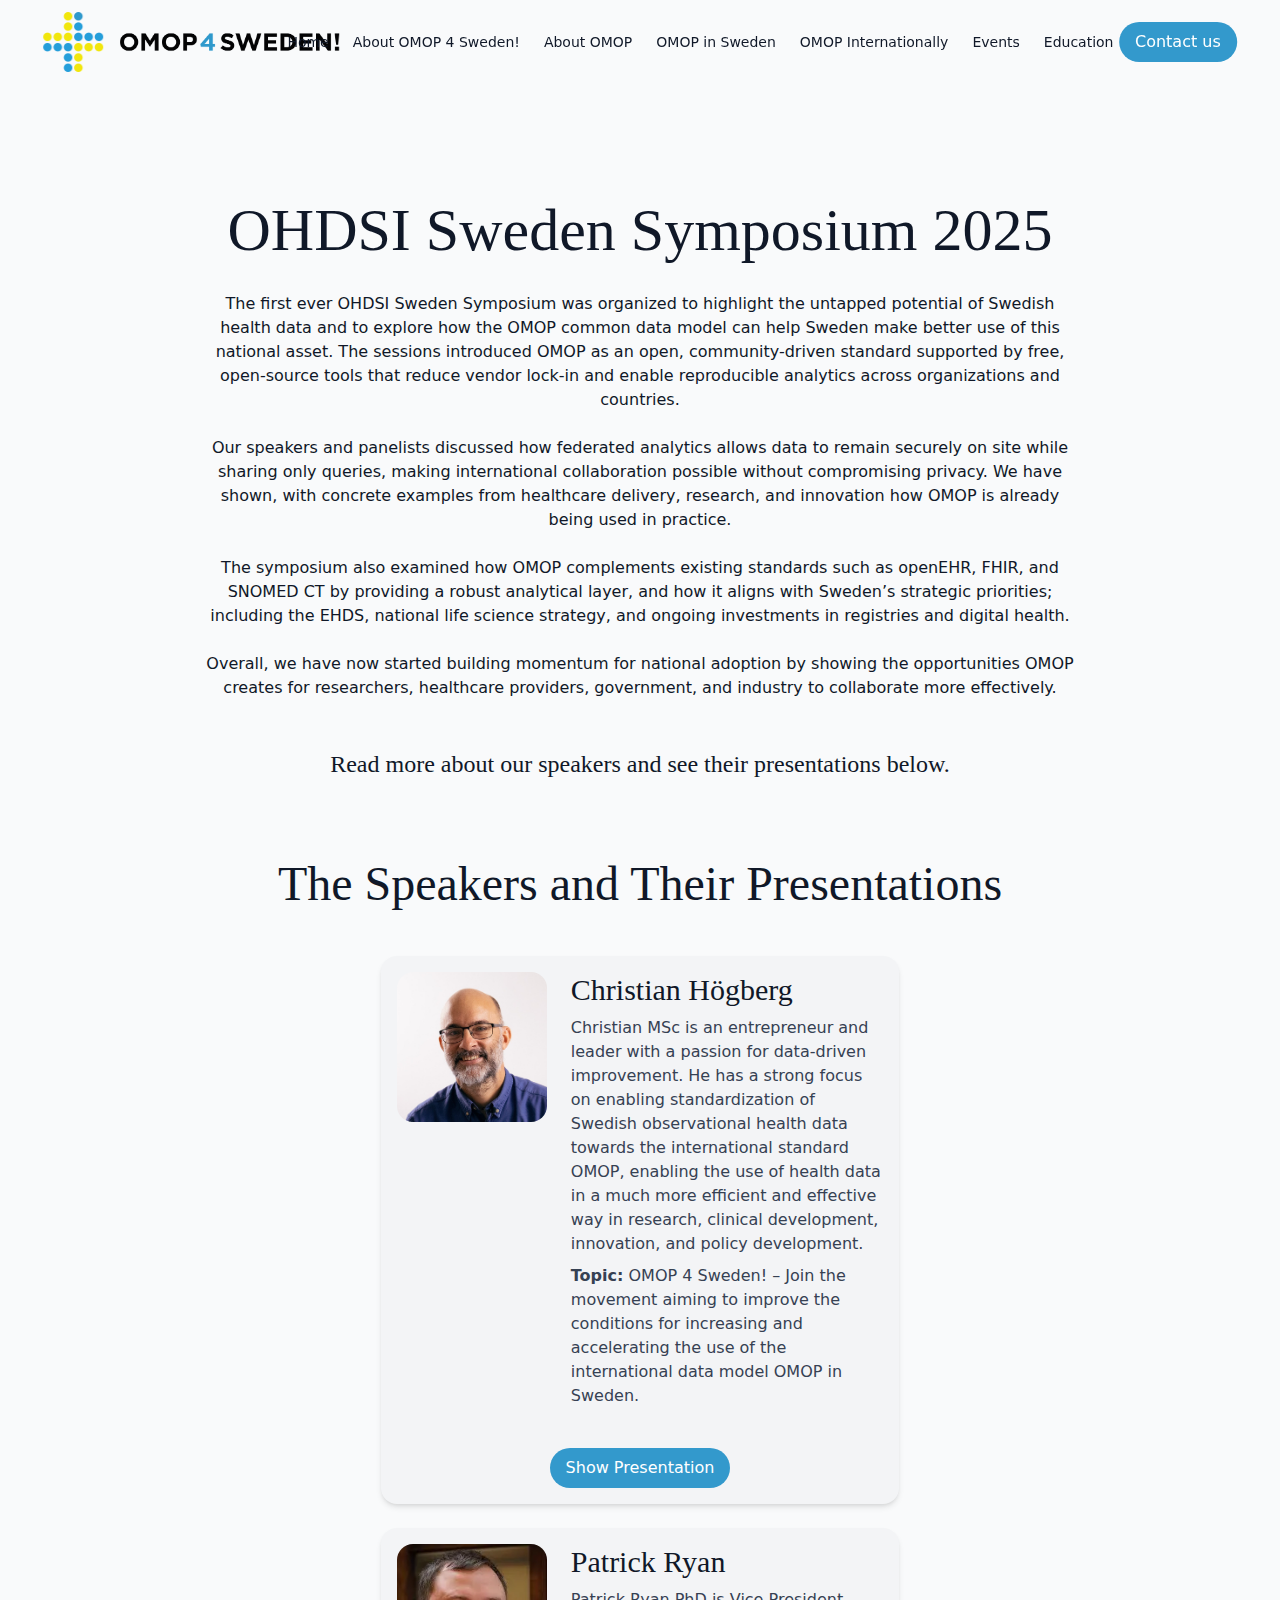
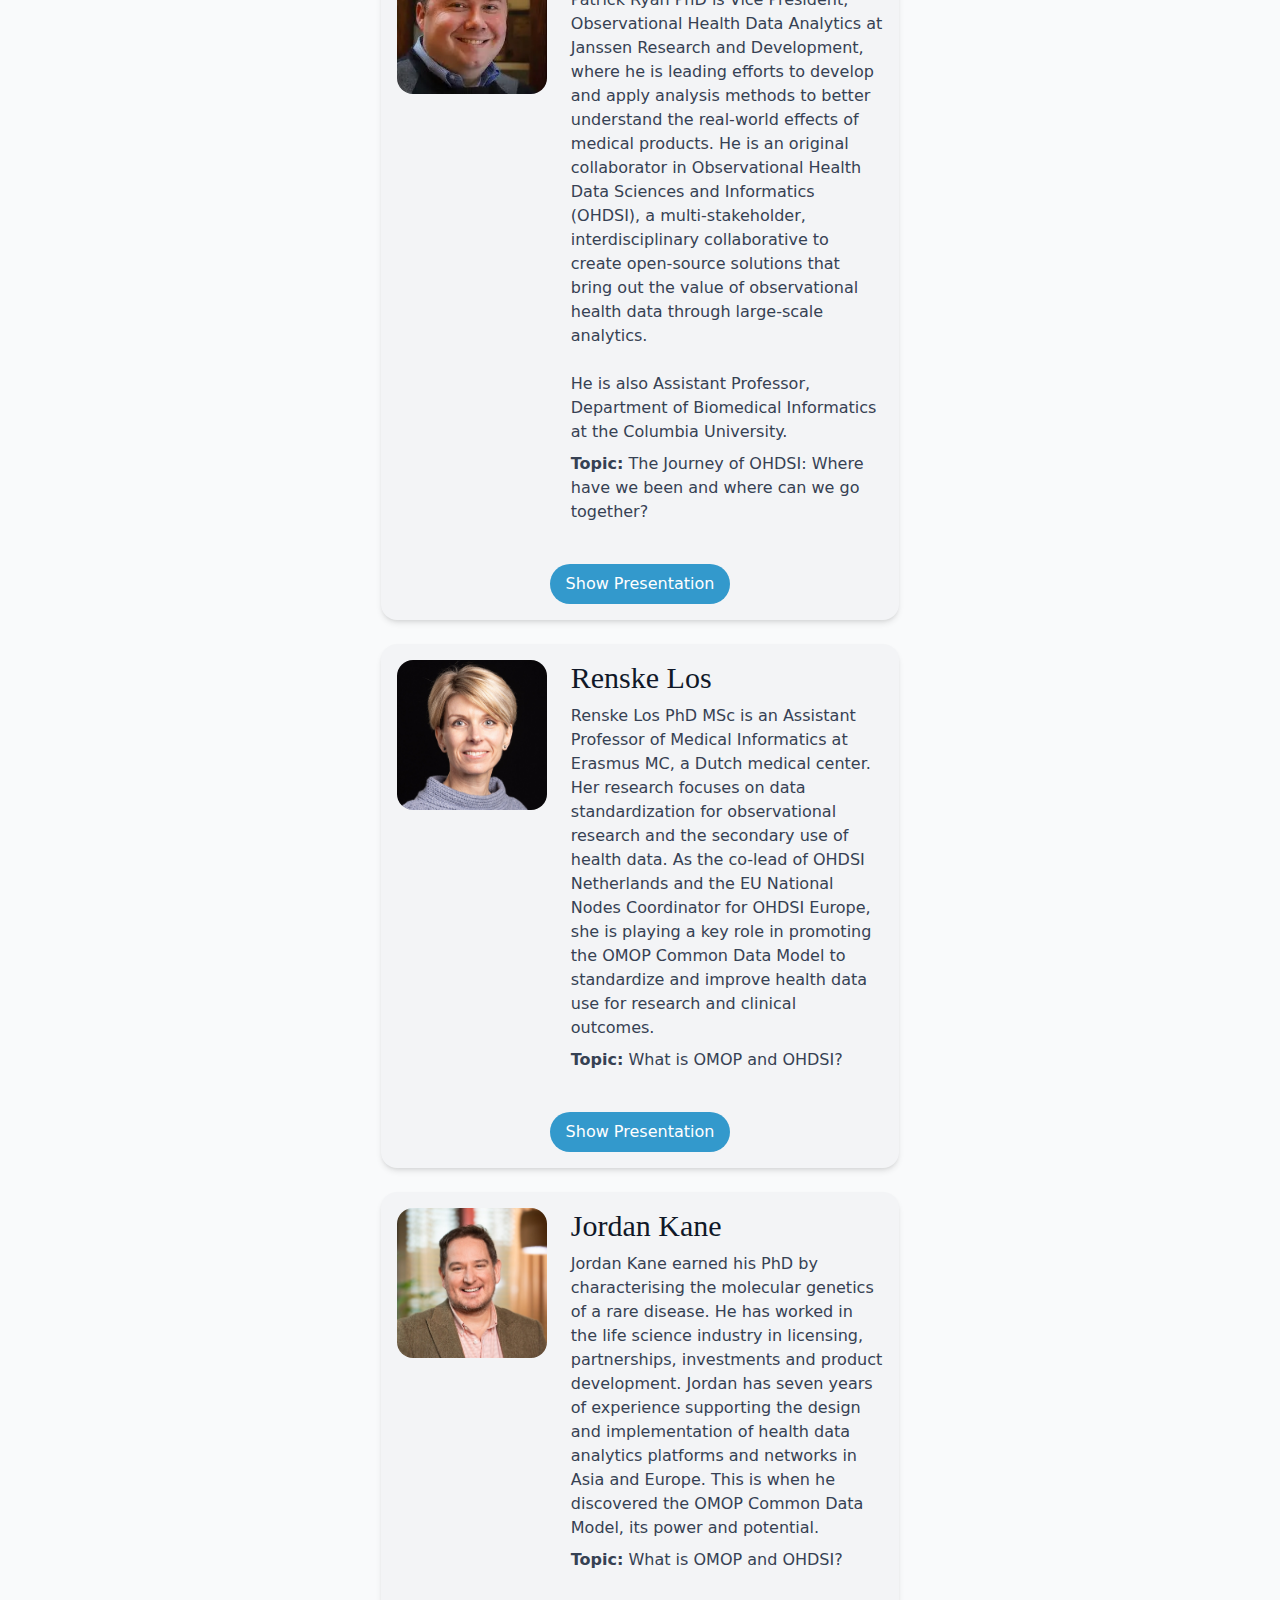
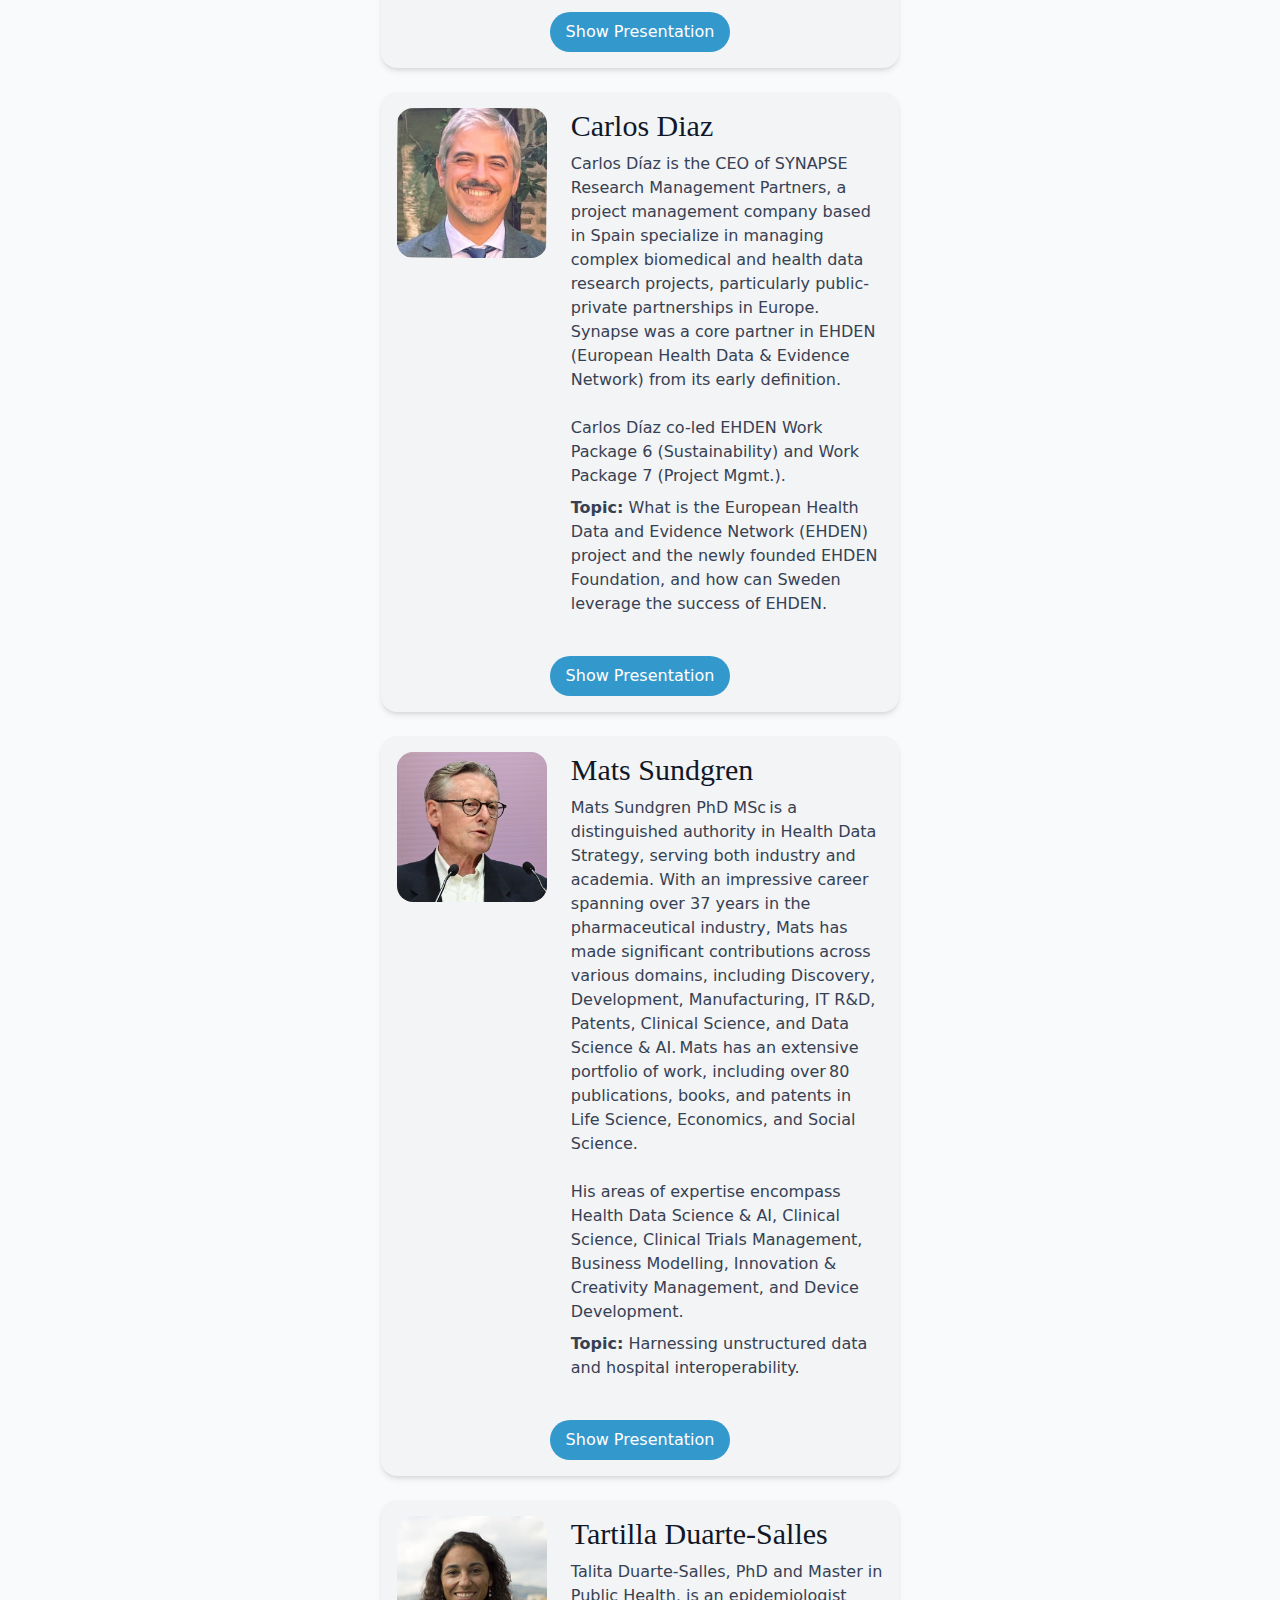
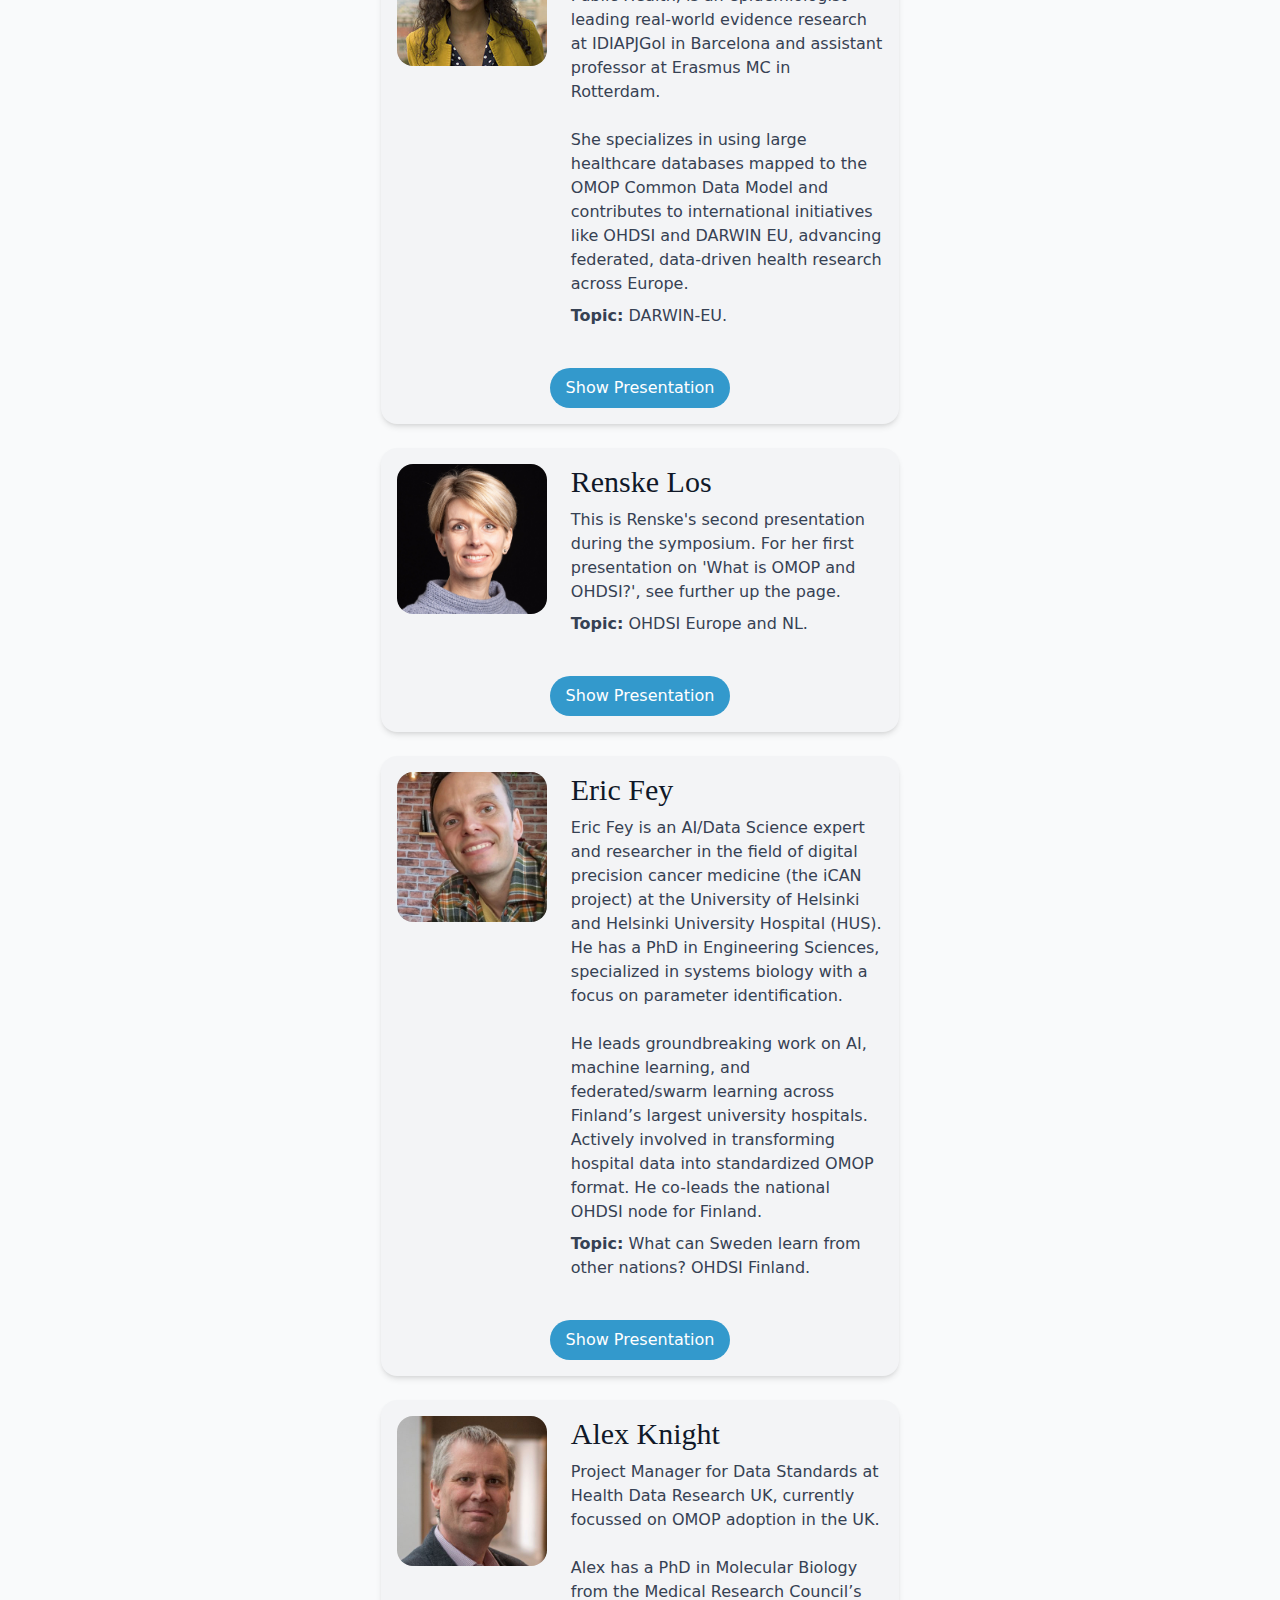
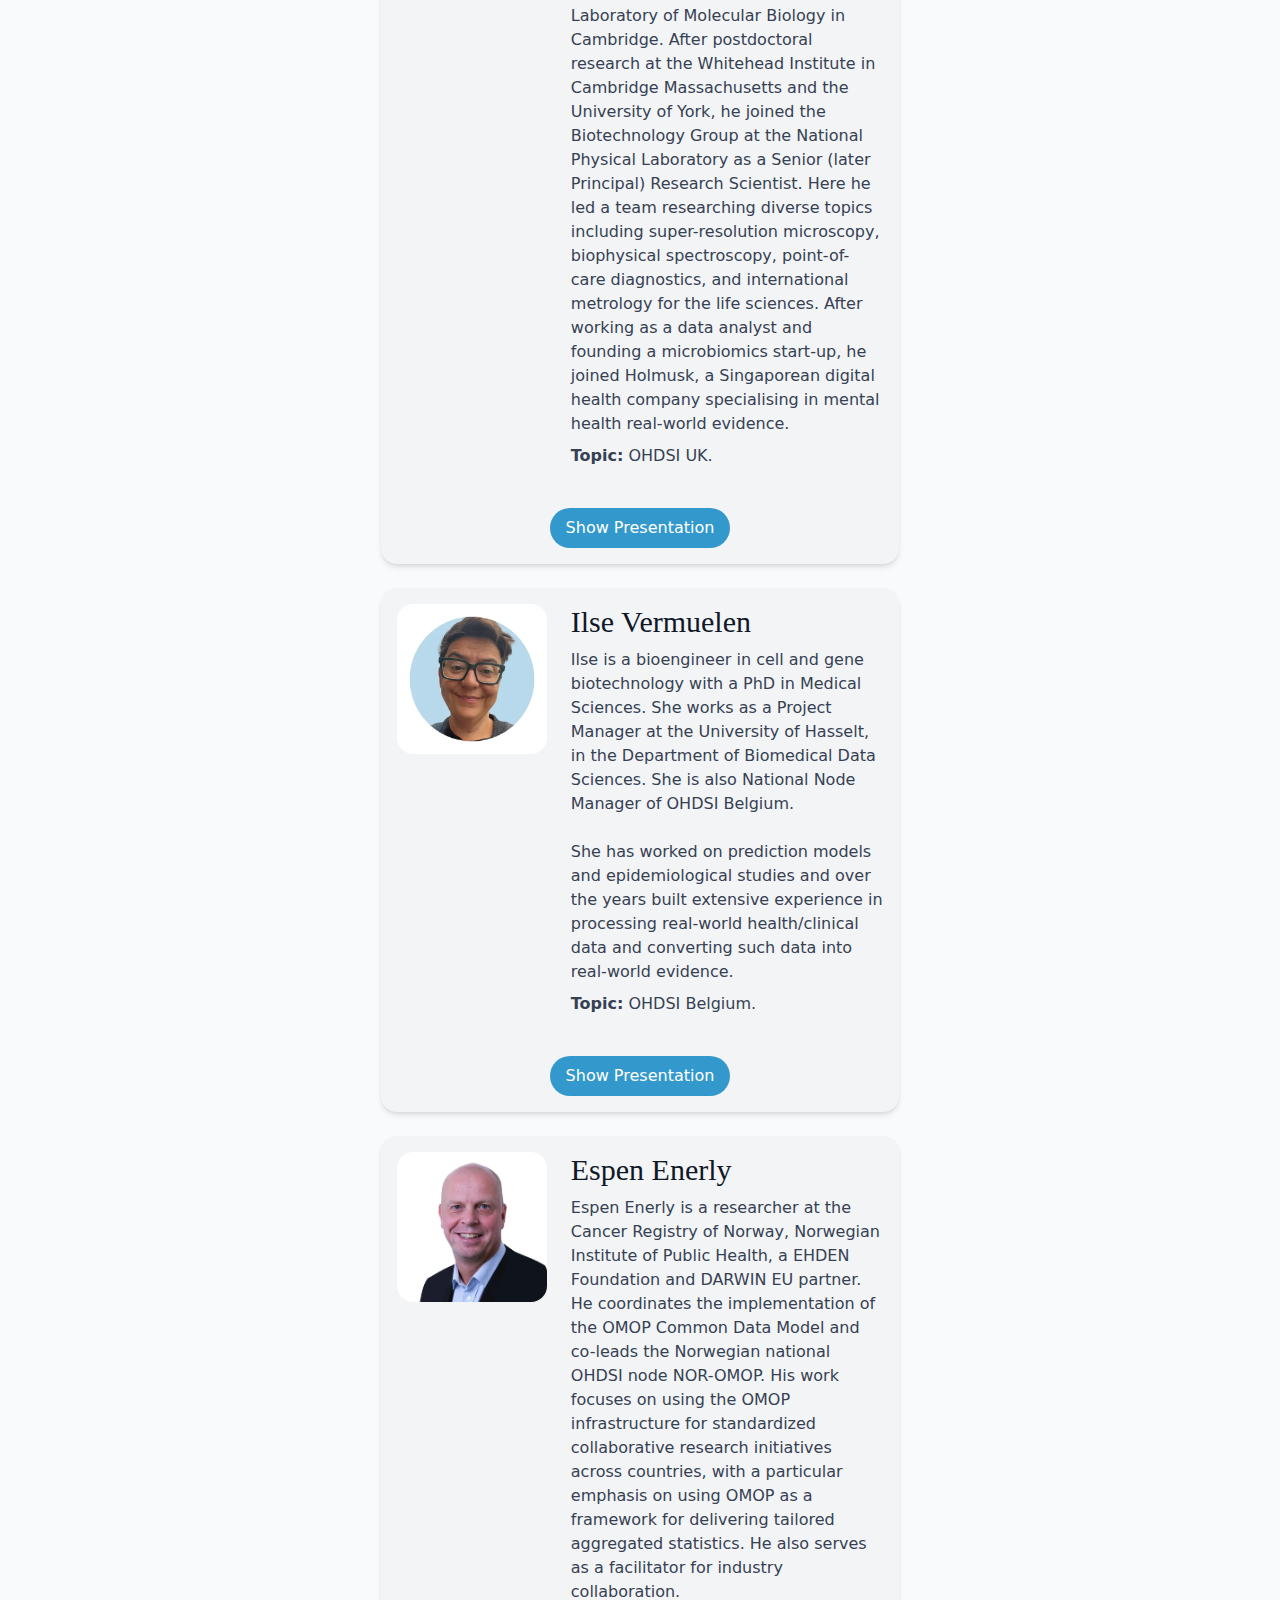
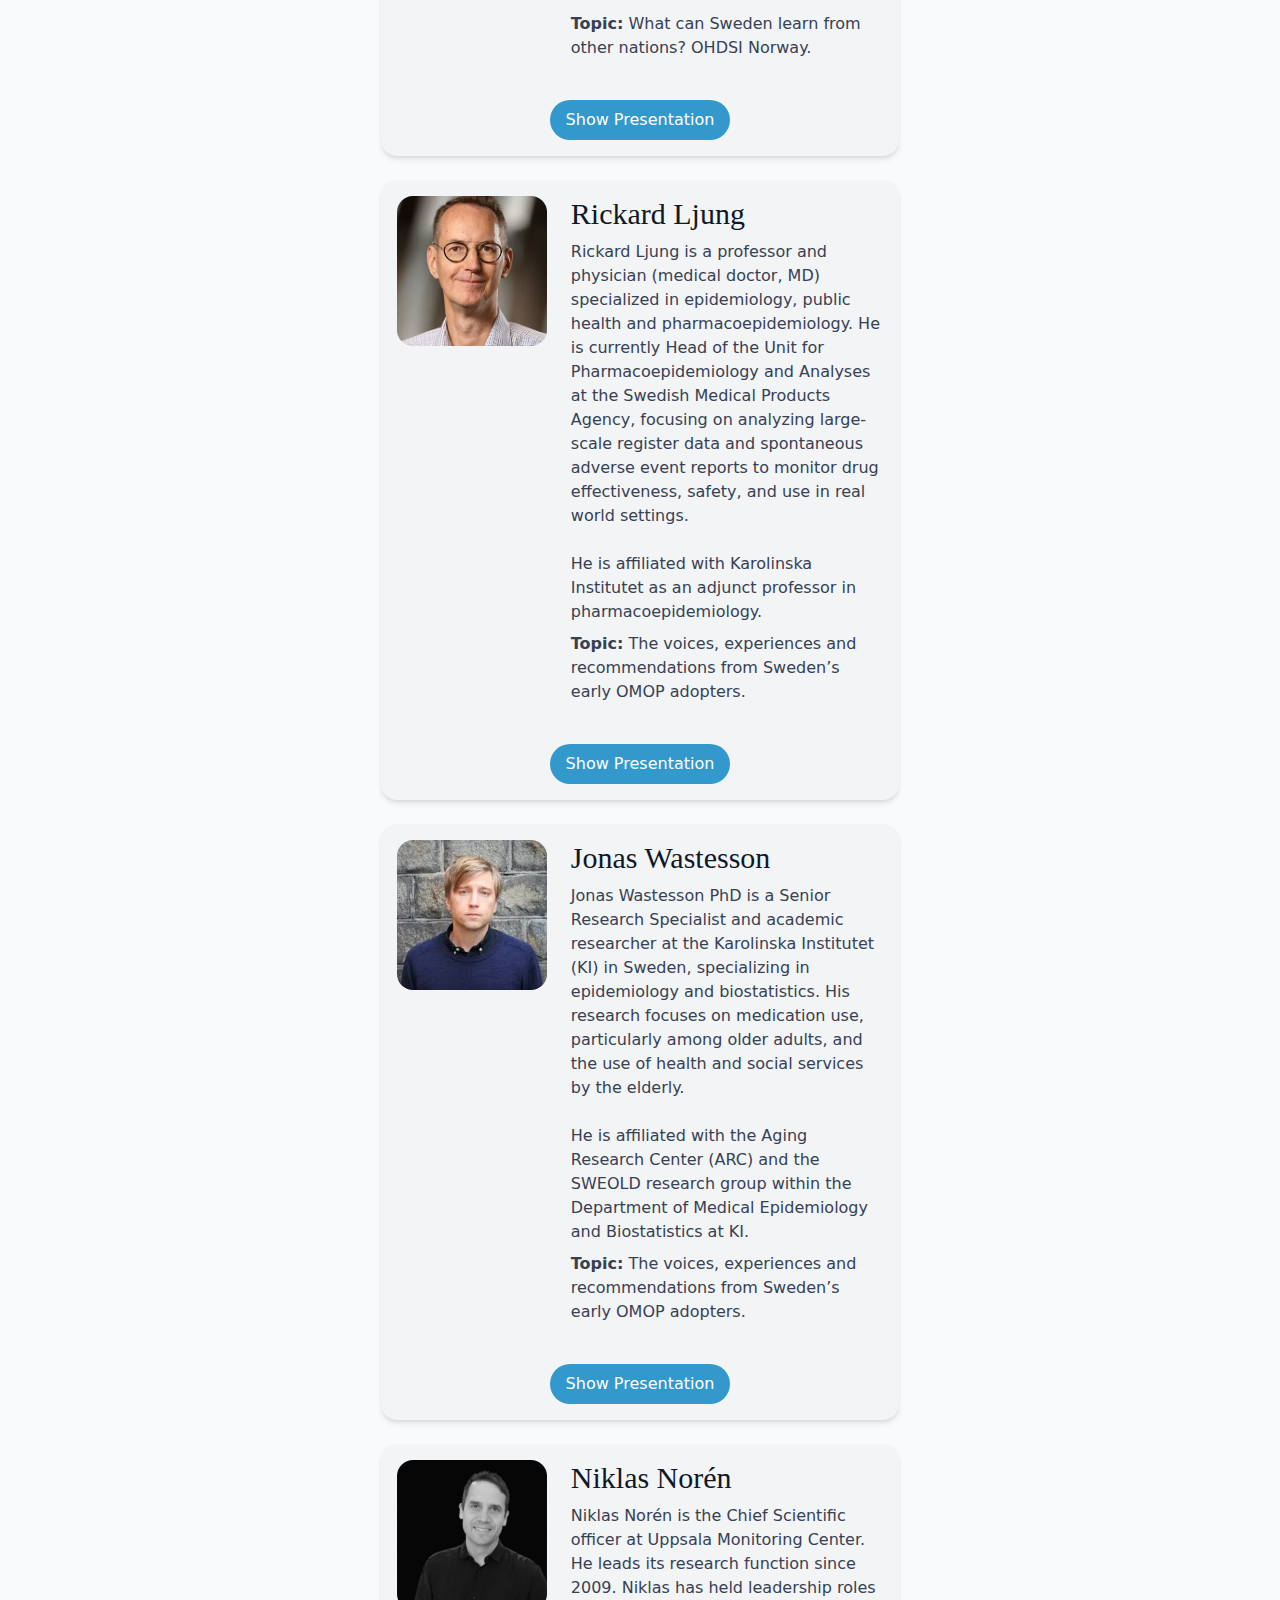
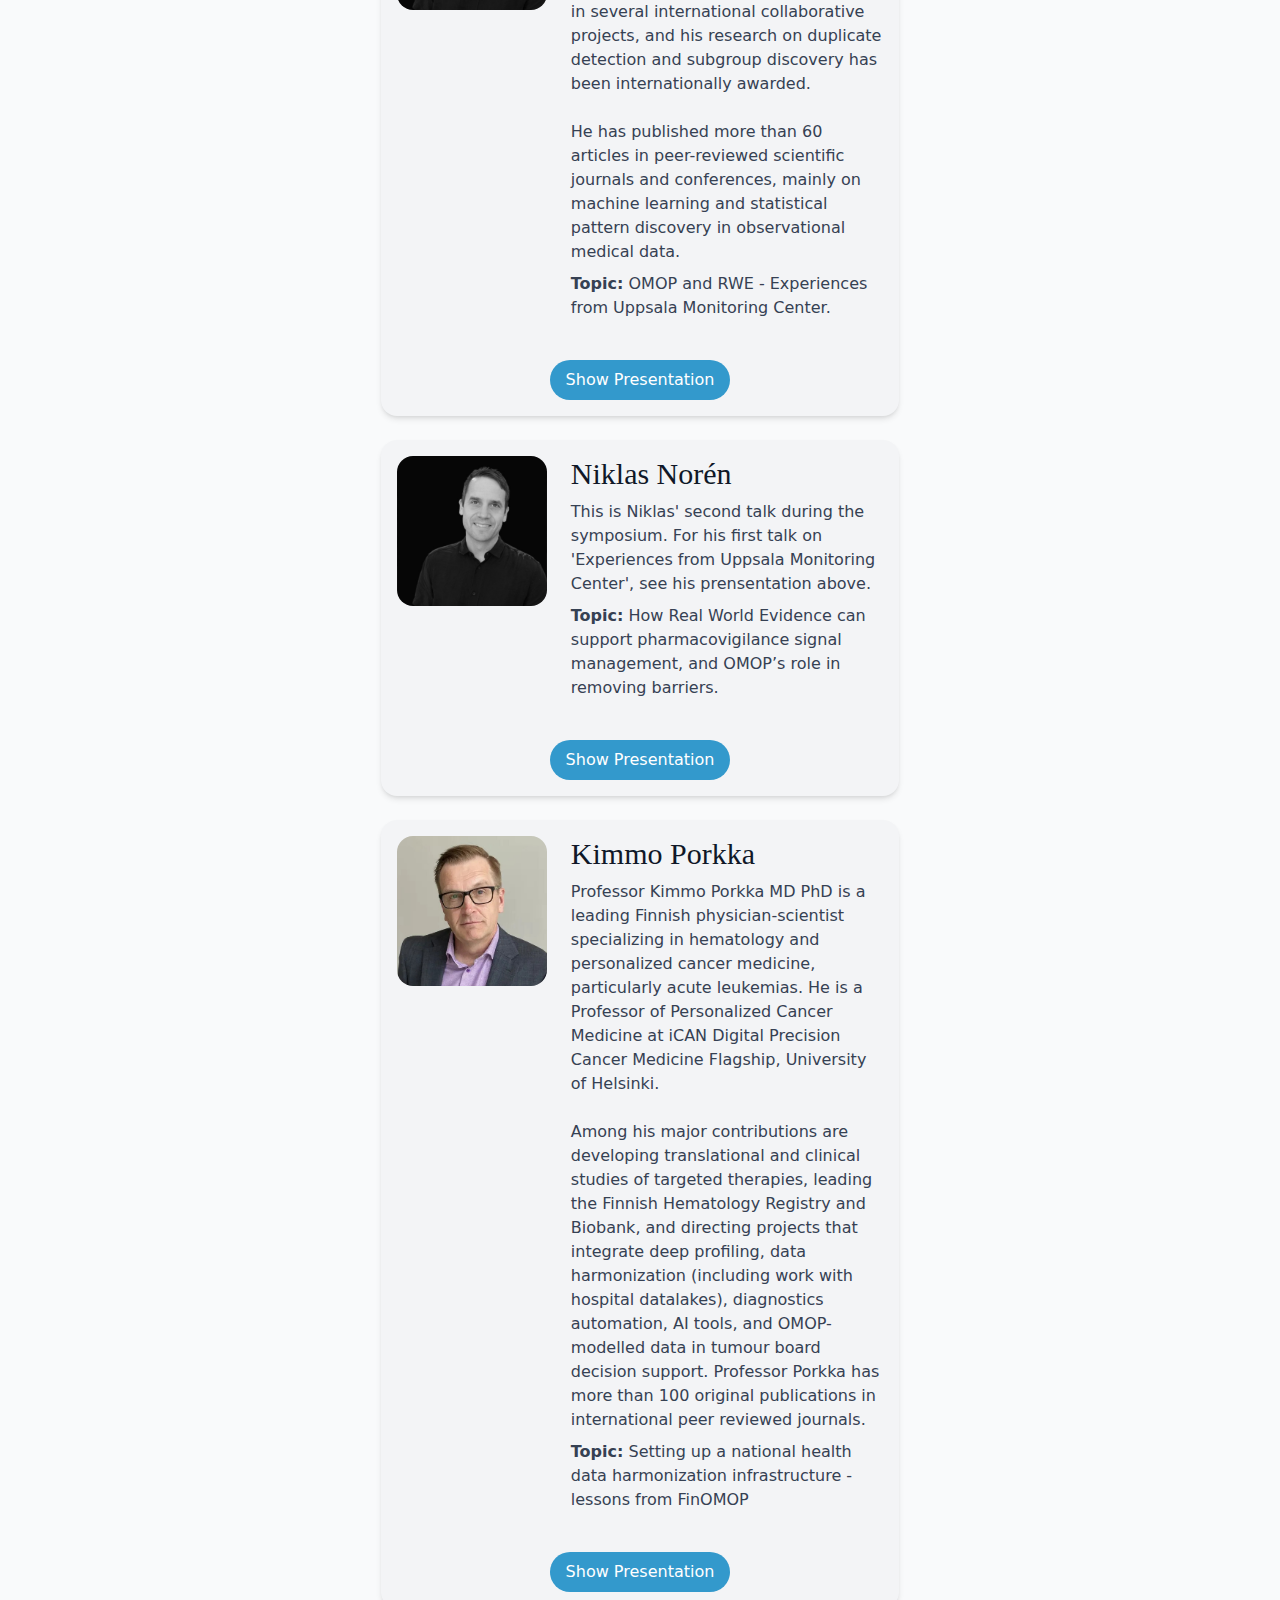
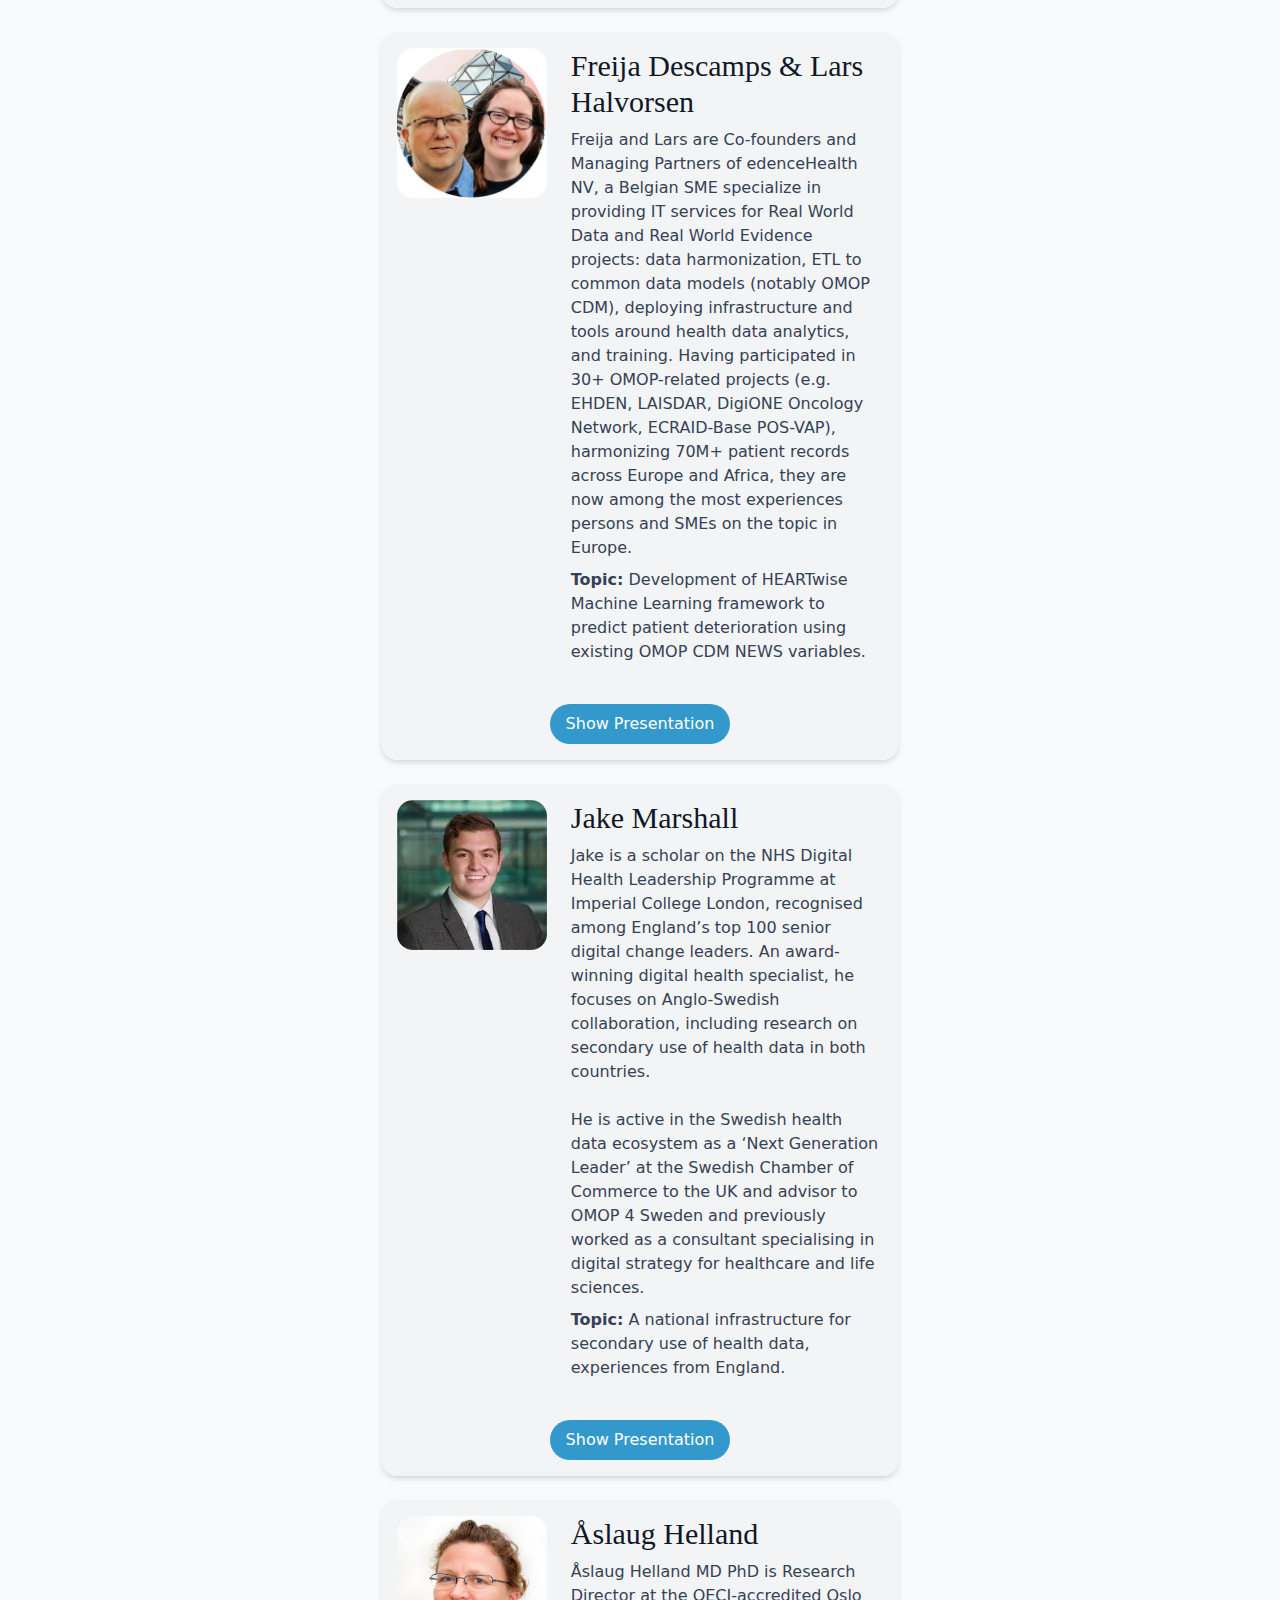
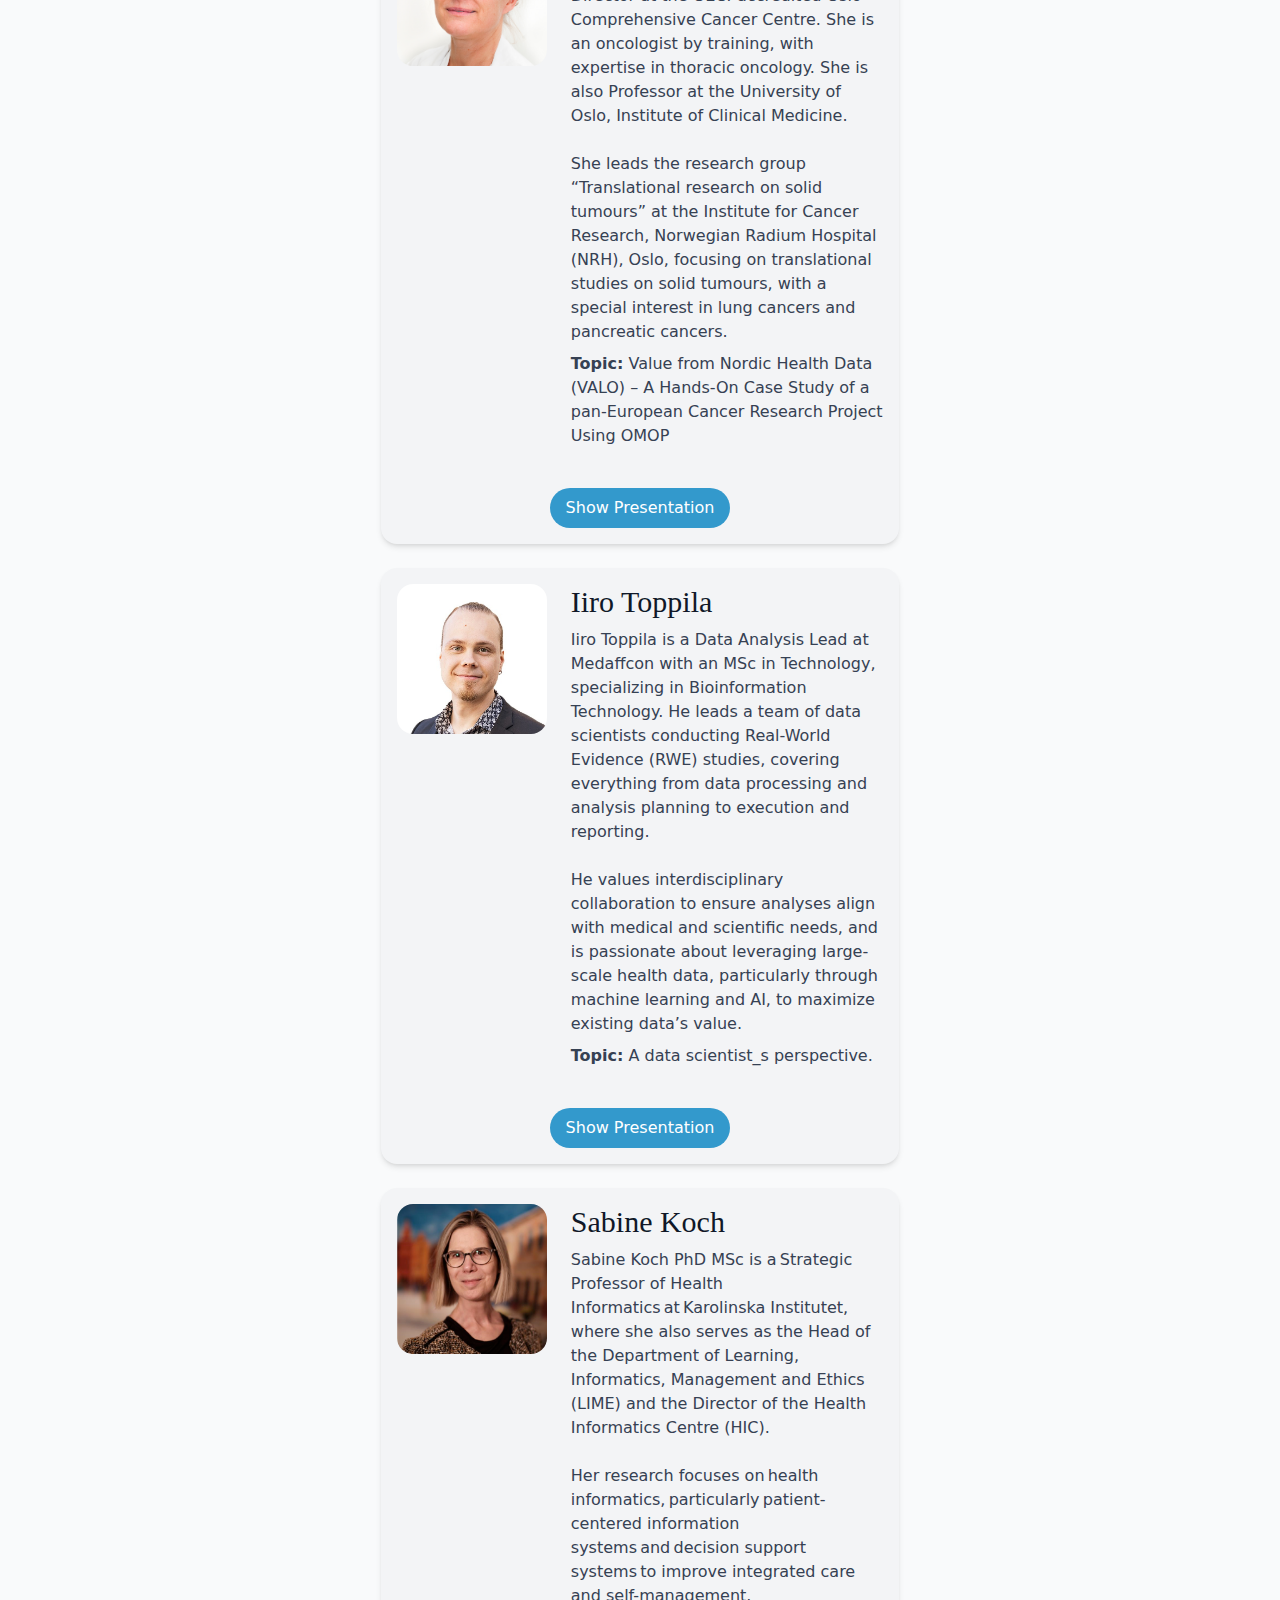
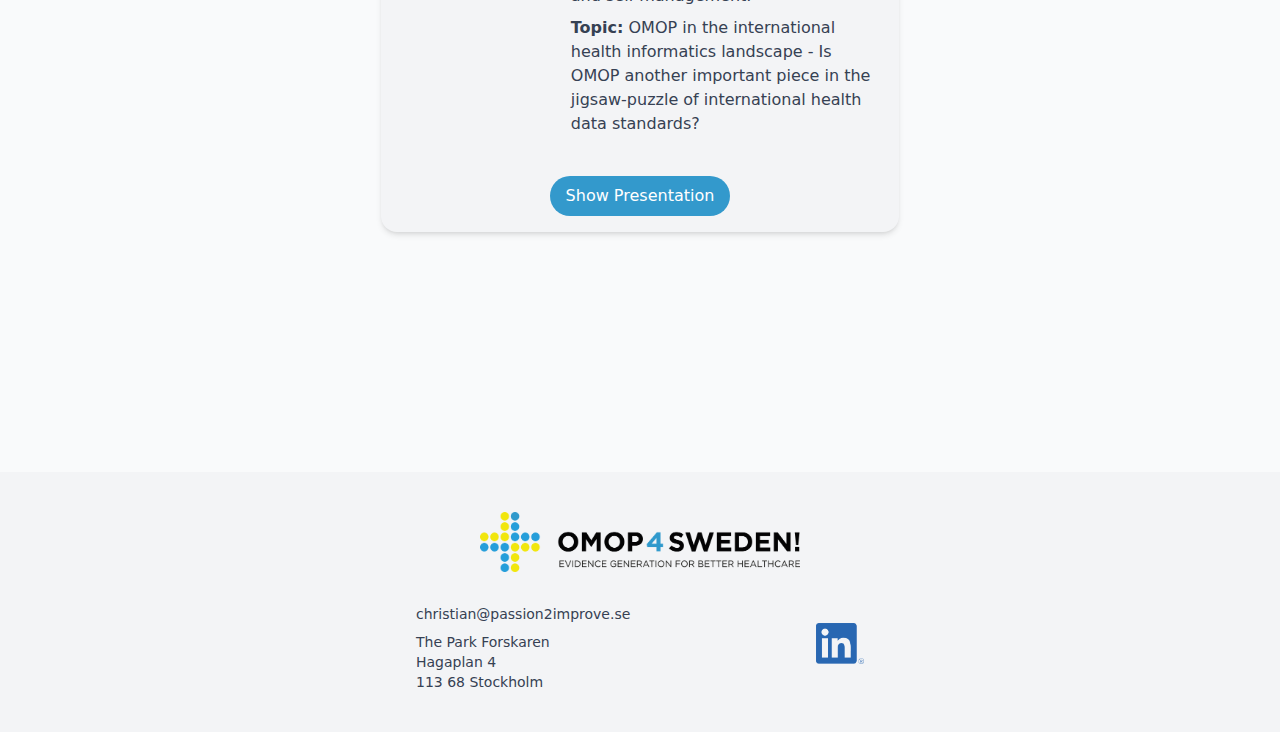
<file: omop4sweden-event.html>
<!doctype html>
<html lang="en">
    <title>OMOP 4 Sweden! - National OMOP Coordinator</title>
	<head>
		<meta charset="utf-8" />
		<meta name="viewport" content="width=device-width, initial-scale=1" />
		
		<link href="./_app/immutable/assets/0.OXuluDxF.css" rel="stylesheet">
		<link rel="modulepreload" href="./_app/immutable/entry/start.CRO3ruHo.js">
		<link rel="modulepreload" href="./_app/immutable/chunks/DiNhkGWY.js">
		<link rel="modulepreload" href="./_app/immutable/chunks/Ca1Mg6ev.js">
		<link rel="modulepreload" href="./_app/immutable/chunks/Cwk-zQ0e.js">
		<link rel="modulepreload" href="./_app/immutable/chunks/BBzme7i2.js">
		<link rel="modulepreload" href="./_app/immutable/chunks/JGxs0fnW.js">
		<link rel="modulepreload" href="./_app/immutable/entry/app.Bqjvy_Vk.js">
		<link rel="modulepreload" href="./_app/immutable/chunks/DsnmJJEf.js">
		<link rel="modulepreload" href="./_app/immutable/chunks/CW7-dLEh.js">
		<link rel="modulepreload" href="./_app/immutable/chunks/CpcPRW_h.js">
		<link rel="modulepreload" href="./_app/immutable/nodes/0.6BjWVXtZ.js">
		<link rel="modulepreload" href="./_app/immutable/chunks/BZAb2sA1.js">
		<link rel="modulepreload" href="./_app/immutable/chunks/kvJxnScG.js">
		<link rel="modulepreload" href="./_app/immutable/chunks/CKDIgilc.js">
		<link rel="modulepreload" href="./_app/immutable/chunks/BRUIVK1N.js">
		<link rel="modulepreload" href="./_app/immutable/chunks/xx9heDzv.js">
		<link rel="modulepreload" href="./_app/immutable/chunks/Dq_MTifx.js">
		<link rel="modulepreload" href="./_app/immutable/nodes/10.By5b9A86.js"><!--[--><link rel="icon" href="./omop4swe_favicon.ico"/><!--]-->

	</head>
	<body data-sveltekit-preload-data="hover">
		<div style="display: contents"><!--[--><!--[--><!----><div class="flex flex-col min-h-screen bg-gray-50 text-gray-900 font-sans"><header class="fixed top-0 left-1/2 transform -translate-x-1/2 z-50 transition-all duration-500 ease-in-out
          w-[97%] bg-transparent border-none rounded-none shadow-none"><div class="flex items-center justify-between px-6 py-3 max-sm:w-full max-sm:max-h-15 max-sm:flex max-sm:items-center"><div class="flex items-center w-1/5"><a href="./" class="flex items-center"><img src="./only_logo.png" alt="OMOP Sweden Logo Small" id="home_logo" class="lg:w-15 md:w-10 w-10"/> <!--[--><img src="./only_text.png" alt="OMOP Sweden Logo" class="w-59 transition-all duration-500 max-sm:hidden"/><!--]--></a></div> <nav class="hidden xl:flex space-x-6 2xl:-translate-x-12"><!--[--><a href="./" class="text-xs lg:text-[14px] 2xl:text-lg font-m hover:text-gray-800 transition-transform duration-200 hover:scale-105 text-center">Home</a><a href="./about-us" class="text-xs lg:text-[14px] 2xl:text-lg font-m hover:text-gray-800 transition-transform duration-200 hover:scale-105 text-center">About OMOP 4 Sweden!</a><a href="./#about_omop" class="text-xs lg:text-[14px] 2xl:text-lg font-m hover:text-gray-800 transition-transform duration-200 hover:scale-105 text-center">About OMOP</a><a href="./omop-in-sweden" class="text-xs lg:text-[14px] 2xl:text-lg font-m hover:text-gray-800 transition-transform duration-200 hover:scale-105 text-center">OMOP in Sweden</a><a href="./omop-internationally" class="text-xs lg:text-[14px] 2xl:text-lg font-m hover:text-gray-800 transition-transform duration-200 hover:scale-105 text-center">OMOP Internationally</a><a href="./events" class="text-xs lg:text-[14px] 2xl:text-lg font-m hover:text-gray-800 transition-transform duration-200 hover:scale-105 text-center">Events</a><a href="./education" class="text-xs lg:text-[14px] 2xl:text-lg font-m hover:text-gray-800 transition-transform duration-200 hover:scale-105 text-center">Education</a><!--]--></nav> <a href="./contact" class="hidden xl:inline-block bg-omop_blue text-white px-4 py-2 rounded-3xl hover:bg-sky-500 transition-transform duration-200 hover:scale-105 text-center">Contact us</a> <button class="xl:hidden px-2 rounded hover:bg-gray-200/70 transition-transform duration-200 hover:scale-105"><svg xmlns="http://www.w3.org/2000/svg" class="md:h-6 md:w-6 h-10 w-10" fill="none" viewBox="0 0 24 24" stroke="currentColor"><path stroke-linecap="round" stroke-linejoin="round" stroke-width="2" d="M4 6h16M4 12h16M4 18h16"></path></svg></button></div> <!--[!--><!--]--></header><!----> <main class="lg:max-w-7/10 max-w-9/10 mx-auto flex-grow lg:pt-50 pt-25"><!----><!----><section class="flex flex-col items-center"><h2 class="lg:text-6xl font-serif mb-6 text-center text-4xl">OHDSI Sweden Symposium 2025</h2> <p class="lg:text-center text-gray-900 m-2 lg:text-base text-md mb-10">The first ever OHDSI Sweden Symposium was organized to highlight the untapped potential of Swedish health data and to explore how the OMOP common data model can help Sweden make better use of this national asset. The sessions introduced OMOP as an open, community-driven standard supported by free, open-source tools that reduce vendor lock-in and enable reproducible analytics across organizations and countries.<br/> <br/> Our speakers and panelists discussed how federated analytics allows data to remain securely on site while sharing only queries, making international collaboration possible without compromising privacy. We have shown, with concrete examples from healthcare delivery, research, and innovation how OMOP is already being used in practice.<br/> <br/> The symposium also examined how OMOP complements existing standards such as openEHR, FHIR, and SNOMED CT by providing a robust analytical layer, and how it aligns with Sweden’s strategic priorities; including the EHDS, national life science strategy, and ongoing investments in registries and digital health.<br/> <br/> Overall, we have now started building momentum for national adoption by showing the opportunities OMOP creates for researchers, healthcare providers, government, and industry to collaborate more effectively.</p> <p class="text-center font-serif text-gray-900 m-2 text-2xl mb-5">Read more about our speakers and see their presentations below.</p></section> <section class="pt-5"><section class="w-full max-w-6xl mx-auto my-10 px-4"><h2 class="lg:text-5xl text-4xl font-serif text-gray-900 text-center mb-12">The Speakers and Their Presentations</h2> <div class="flex flex-col items-center justify-center w-full gap-6"><!--[--><div class="md:w-[60%] w-full bg-gray-100 rounded-2xl shadow-md p-4 flex flex-col gap-6"><div class="flex md:flex-row flex-col gap-6 max-md:items-center"><div class="w-[150px] h-[150px] flex items-center justify-center"><img src="./people/christian_hogberg.jpeg" alt="Christian Högberg" class="w-full h-full object-cover rounded-2xl"/></div> <div class="flex-1 flex flex-col justify-start gap-2"><h3 class="text-3xl font-serif text-gray-900">Christian Högberg</h3> <p class="text-gray-700 text-md whitespace-pre-line">Christian MSc is an entrepreneur and leader with a passion for data-driven improvement. He has a strong focus on enabling standardization of Swedish observational health data towards the international standard OMOP, enabling the use of health data in a much more efficient and effective way in research, clinical development, innovation, and policy development.</p> <p class="text-gray-700 mb-2"><span class="font-bold">Topic:</span> OMOP 4 Sweden! – Join the movement aiming to improve the conditions for increasing and accelerating the use of the international data model OMOP in Sweden.</p></div></div> <div class="flex justify-center mt-2 hover:scale-105 transition-transform duration-150"><!--[--><a href="./presentations/0. OHDSI Sweden Symposium 2025.pdf" target="_blank" rel="noopener noreferrer"><button class="bg-omop_blue text-white px-4 py-2 rounded-3xl hover:bg-sky-500 transition-colors duration-200">Show Presentation</button></a><!--]--></div></div><div class="md:w-[60%] w-full bg-gray-100 rounded-2xl shadow-md p-4 flex flex-col gap-6"><div class="flex md:flex-row flex-col gap-6 max-md:items-center"><div class="w-[150px] h-[150px] flex items-center justify-center"><img src="./people/Patrick_Ryan.webp" alt="Patrick Ryan" class="w-full h-full object-cover rounded-2xl"/></div> <div class="flex-1 flex flex-col justify-start gap-2"><h3 class="text-3xl font-serif text-gray-900">Patrick Ryan</h3> <p class="text-gray-700 text-md whitespace-pre-line">Patrick Ryan PhD is Vice President, Observational Health Data Analytics at Janssen Research and Development, where he is leading efforts to develop and apply analysis methods to better understand the real-world effects of medical products. He is an original collaborator in Observational Health Data Sciences and Informatics (OHDSI), a multi-stakeholder, interdisciplinary collaborative to create open-source solutions that bring out the value of observational health data through large-scale analytics. 

He is also Assistant Professor, Department of Biomedical Informatics at the Columbia University. </p> <p class="text-gray-700 mb-2"><span class="font-bold">Topic:</span> The Journey of OHDSI: Where have we been and where can we go together?</p></div></div> <div class="flex justify-center mt-2 hover:scale-105 transition-transform duration-150"><!--[--><a href="./presentations/1. Patrick Ryan - The Journey of OHDSI.pdf" target="_blank" rel="noopener noreferrer"><button class="bg-omop_blue text-white px-4 py-2 rounded-3xl hover:bg-sky-500 transition-colors duration-200">Show Presentation</button></a><!--]--></div></div><div class="md:w-[60%] w-full bg-gray-100 rounded-2xl shadow-md p-4 flex flex-col gap-6"><div class="flex md:flex-row flex-col gap-6 max-md:items-center"><div class="w-[150px] h-[150px] flex items-center justify-center"><img src="./people/Renske_Los.jpg" alt="Renske Los" class="w-full h-full object-cover rounded-2xl"/></div> <div class="flex-1 flex flex-col justify-start gap-2"><h3 class="text-3xl font-serif text-gray-900">Renske Los</h3> <p class="text-gray-700 text-md whitespace-pre-line">Renske Los PhD MSc is an Assistant Professor of Medical Informatics at Erasmus MC, a Dutch medical center. Her research focuses on data standardization for observational research and the secondary use of health data. As the co-lead of OHDSI Netherlands and the EU National Nodes Coordinator for OHDSI Europe, she is playing a key role in promoting the OMOP Common Data Model to standardize and improve health data use for research and clinical outcomes. </p> <p class="text-gray-700 mb-2"><span class="font-bold">Topic:</span> What is OMOP and OHDSI?</p></div></div> <div class="flex justify-center mt-2 hover:scale-105 transition-transform duration-150"><!--[--><a href="./presentations/2. Renske Los - A crash course in OMOP and OHDSI.pdf" target="_blank" rel="noopener noreferrer"><button class="bg-omop_blue text-white px-4 py-2 rounded-3xl hover:bg-sky-500 transition-colors duration-200">Show Presentation</button></a><!--]--></div></div><div class="md:w-[60%] w-full bg-gray-100 rounded-2xl shadow-md p-4 flex flex-col gap-6"><div class="flex md:flex-row flex-col gap-6 max-md:items-center"><div class="w-[150px] h-[150px] flex items-center justify-center"><img src="./people/jordan_kane.jpg" alt="Jordan Kane" class="w-full h-full object-cover rounded-2xl"/></div> <div class="flex-1 flex flex-col justify-start gap-2"><h3 class="text-3xl font-serif text-gray-900">Jordan Kane</h3> <p class="text-gray-700 text-md whitespace-pre-line">Jordan Kane earned his PhD by characterising the molecular genetics of a rare disease. He has worked in the life science industry in licensing, partnerships, investments and product development. Jordan has seven years of experience supporting the design and implementation of health data analytics platforms and networks in Asia and Europe. This is when he discovered the OMOP Common Data Model, its power and potential. </p> <p class="text-gray-700 mb-2"><span class="font-bold">Topic:</span> What is OMOP and OHDSI?</p></div></div> <div class="flex justify-center mt-2 hover:scale-105 transition-transform duration-150"><!--[--><a href="./presentations/3. Jordan Kane - The case for OMOP in Sweden.pdf" target="_blank" rel="noopener noreferrer"><button class="bg-omop_blue text-white px-4 py-2 rounded-3xl hover:bg-sky-500 transition-colors duration-200">Show Presentation</button></a><!--]--></div></div><div class="md:w-[60%] w-full bg-gray-100 rounded-2xl shadow-md p-4 flex flex-col gap-6"><div class="flex md:flex-row flex-col gap-6 max-md:items-center"><div class="w-[150px] h-[150px] flex items-center justify-center"><img src="./people/Carlos_Diaz.webp" alt="Carlos Diaz" class="w-full h-full object-cover rounded-2xl"/></div> <div class="flex-1 flex flex-col justify-start gap-2"><h3 class="text-3xl font-serif text-gray-900">Carlos Diaz</h3> <p class="text-gray-700 text-md whitespace-pre-line">Carlos Díaz is the CEO of SYNAPSE Research Management Partners, a project management company based in Spain specialize in managing complex biomedical and health data research projects, particularly public-private partnerships in Europe. Synapse was a core partner in EHDEN (European Health Data &amp; Evidence Network) from its early definition. 

Carlos Díaz co-led EHDEN Work Package 6 (Sustainability) and Work Package 7 (Project Mgmt.). </p> <p class="text-gray-700 mb-2"><span class="font-bold">Topic:</span> What is the European Health Data and Evidence Network (EHDEN) project and the newly founded EHDEN Foundation, and how can Sweden leverage the success of EHDEN.</p></div></div> <div class="flex justify-center mt-2 hover:scale-105 transition-transform duration-150"><!--[--><a href="./presentations/4. Carlos Diaz - EHDEN from project to foundation.pdf" target="_blank" rel="noopener noreferrer"><button class="bg-omop_blue text-white px-4 py-2 rounded-3xl hover:bg-sky-500 transition-colors duration-200">Show Presentation</button></a><!--]--></div></div><div class="md:w-[60%] w-full bg-gray-100 rounded-2xl shadow-md p-4 flex flex-col gap-6"><div class="flex md:flex-row flex-col gap-6 max-md:items-center"><div class="w-[150px] h-[150px] flex items-center justify-center"><img src="./people/Mats_Sundgren.jpg" alt="Mats Sundgren" class="w-full h-full object-cover rounded-2xl"/></div> <div class="flex-1 flex flex-col justify-start gap-2"><h3 class="text-3xl font-serif text-gray-900">Mats Sundgren</h3> <p class="text-gray-700 text-md whitespace-pre-line">Mats Sundgren PhD MSc is a distinguished authority in Health Data Strategy, serving both industry and academia. With an impressive career spanning over 37 years in the pharmaceutical industry, Mats has made significant contributions across various domains, including Discovery, Development, Manufacturing, IT R&amp;D, Patents, Clinical Science, and Data Science &amp; AI. Mats has an extensive portfolio of work, including over 80 publications, books, and patents in Life Science, Economics, and Social Science.

His areas of expertise encompass Health Data Science &amp; AI, Clinical Science, Clinical Trials Management, Business Modelling, Innovation &amp; Creativity Management, and Device Development. </p> <p class="text-gray-700 mb-2"><span class="font-bold">Topic:</span> Harnessing unstructured data and hospital interoperability.</p></div></div> <div class="flex justify-center mt-2 hover:scale-105 transition-transform duration-150"><!--[--><a href="./presentations/5. Mats Sundgren - Harnessing unstructured data and hospital interoperability.pdf" target="_blank" rel="noopener noreferrer"><button class="bg-omop_blue text-white px-4 py-2 rounded-3xl hover:bg-sky-500 transition-colors duration-200">Show Presentation</button></a><!--]--></div></div><div class="md:w-[60%] w-full bg-gray-100 rounded-2xl shadow-md p-4 flex flex-col gap-6"><div class="flex md:flex-row flex-col gap-6 max-md:items-center"><div class="w-[150px] h-[150px] flex items-center justify-center"><img src="./people/Talita_Duarte-Salles.jpg" alt="Tartilla Duarte-Salles" class="w-full h-full object-cover rounded-2xl"/></div> <div class="flex-1 flex flex-col justify-start gap-2"><h3 class="text-3xl font-serif text-gray-900">Tartilla Duarte-Salles</h3> <p class="text-gray-700 text-md whitespace-pre-line">Talita Duarte-Salles, PhD and Master in Public Health, is an epidemiologist leading real-world evidence research at IDIAPJGol in Barcelona and assistant professor at Erasmus MC in Rotterdam.

She specializes in using large healthcare databases mapped to the OMOP Common Data Model and contributes to international initiatives like OHDSI and DARWIN EU, advancing federated, data-driven health research across Europe.</p> <p class="text-gray-700 mb-2"><span class="font-bold">Topic:</span> DARWIN-EU.</p></div></div> <div class="flex justify-center mt-2 hover:scale-105 transition-transform duration-150"><!--[--><a href="./presentations/6. Talita Duarte-Salles - DARWIN-EU.pdf" target="_blank" rel="noopener noreferrer"><button class="bg-omop_blue text-white px-4 py-2 rounded-3xl hover:bg-sky-500 transition-colors duration-200">Show Presentation</button></a><!--]--></div></div><div class="md:w-[60%] w-full bg-gray-100 rounded-2xl shadow-md p-4 flex flex-col gap-6"><div class="flex md:flex-row flex-col gap-6 max-md:items-center"><div class="w-[150px] h-[150px] flex items-center justify-center"><img src="./people/Renske_Los.jpg" alt="Renske Los" class="w-full h-full object-cover rounded-2xl"/></div> <div class="flex-1 flex flex-col justify-start gap-2"><h3 class="text-3xl font-serif text-gray-900">Renske Los</h3> <p class="text-gray-700 text-md whitespace-pre-line">This is Renske's second presentation during the symposium. For her first presentation on 'What is OMOP and OHDSI?', see further up the page.</p> <p class="text-gray-700 mb-2"><span class="font-bold">Topic:</span> OHDSI Europe and NL.</p></div></div> <div class="flex justify-center mt-2 hover:scale-105 transition-transform duration-150"><!--[--><a href="./presentations/7. Renske Los - OHDSI Europe and NL.pdf" target="_blank" rel="noopener noreferrer"><button class="bg-omop_blue text-white px-4 py-2 rounded-3xl hover:bg-sky-500 transition-colors duration-200">Show Presentation</button></a><!--]--></div></div><div class="md:w-[60%] w-full bg-gray-100 rounded-2xl shadow-md p-4 flex flex-col gap-6"><div class="flex md:flex-row flex-col gap-6 max-md:items-center"><div class="w-[150px] h-[150px] flex items-center justify-center"><img src="./people/Eric Fey.jpeg" alt="Eric Fey" class="w-full h-full object-cover rounded-2xl"/></div> <div class="flex-1 flex flex-col justify-start gap-2"><h3 class="text-3xl font-serif text-gray-900">Eric Fey</h3> <p class="text-gray-700 text-md whitespace-pre-line">Eric Fey is an AI/Data Science expert and researcher in the field of digital precision cancer medicine (the iCAN project) at the University of Helsinki and Helsinki University Hospital (HUS). He has a PhD in Engineering Sciences, specialized in systems biology with a focus on parameter identification. 

He leads groundbreaking work on AI, machine learning, and federated/swarm learning across Finland’s largest university hospitals. Actively involved in transforming hospital data into standardized OMOP format. He co-leads the national OHDSI node for Finland. </p> <p class="text-gray-700 mb-2"><span class="font-bold">Topic:</span> What can Sweden learn from other nations? OHDSI Finland.</p></div></div> <div class="flex justify-center mt-2 hover:scale-105 transition-transform duration-150"><!--[--><a href="./presentations/8. Eric Fey - OHDSI Finland - FinOMOP.pdf" target="_blank" rel="noopener noreferrer"><button class="bg-omop_blue text-white px-4 py-2 rounded-3xl hover:bg-sky-500 transition-colors duration-200">Show Presentation</button></a><!--]--></div></div><div class="md:w-[60%] w-full bg-gray-100 rounded-2xl shadow-md p-4 flex flex-col gap-6"><div class="flex md:flex-row flex-col gap-6 max-md:items-center"><div class="w-[150px] h-[150px] flex items-center justify-center"><img src="./people/Alex_Knight.jpg" alt="Alex Knight" class="w-full h-full object-cover rounded-2xl"/></div> <div class="flex-1 flex flex-col justify-start gap-2"><h3 class="text-3xl font-serif text-gray-900">Alex Knight</h3> <p class="text-gray-700 text-md whitespace-pre-line">Project Manager for Data Standards at Health Data Research UK, currently focussed on OMOP adoption in the UK.

Alex has a PhD in Molecular Biology from the Medical Research Council’s Laboratory of Molecular Biology in Cambridge. After postdoctoral research at the Whitehead Institute in Cambridge Massachusetts and the University of York, he joined the Biotechnology Group at the National Physical Laboratory as a Senior (later Principal) Research Scientist. Here he led a team researching diverse topics including super-resolution microscopy, biophysical spectroscopy, point-of-care diagnostics, and international metrology for the life sciences. After working as a data analyst and founding a microbiomics start-up, he joined Holmusk, a Singaporean digital health company specialising in mental health real-world evidence.</p> <p class="text-gray-700 mb-2"><span class="font-bold">Topic:</span> OHDSI UK.</p></div></div> <div class="flex justify-center mt-2 hover:scale-105 transition-transform duration-150"><!--[--><a href="./presentations/9. Alex Knight - OHDSI UK.pdf" target="_blank" rel="noopener noreferrer"><button class="bg-omop_blue text-white px-4 py-2 rounded-3xl hover:bg-sky-500 transition-colors duration-200">Show Presentation</button></a><!--]--></div></div><div class="md:w-[60%] w-full bg-gray-100 rounded-2xl shadow-md p-4 flex flex-col gap-6"><div class="flex md:flex-row flex-col gap-6 max-md:items-center"><div class="w-[150px] h-[150px] flex items-center justify-center"><img src="./people/Ilse Vermeulen.webp" alt="Ilse Vermuelen" class="w-full h-full object-cover rounded-2xl"/></div> <div class="flex-1 flex flex-col justify-start gap-2"><h3 class="text-3xl font-serif text-gray-900">Ilse Vermuelen</h3> <p class="text-gray-700 text-md whitespace-pre-line">Ilse is a bioengineer in cell and gene biotechnology with a PhD in Medical Sciences. She works as a Project Manager at the University of Hasselt, in the Department of Biomedical Data Sciences. She is also National Node Manager of OHDSI Belgium.

She has worked on prediction models and epidemiological studies and over the years built extensive experience in processing real-world health/clinical data and converting such data into real-world evidence.</p> <p class="text-gray-700 mb-2"><span class="font-bold">Topic:</span> OHDSI Belgium.</p></div></div> <div class="flex justify-center mt-2 hover:scale-105 transition-transform duration-150"><!--[--><a href="./presentations/10. Ilse Vermuelen - OHDSI Belgium.pdf" target="_blank" rel="noopener noreferrer"><button class="bg-omop_blue text-white px-4 py-2 rounded-3xl hover:bg-sky-500 transition-colors duration-200">Show Presentation</button></a><!--]--></div></div><div class="md:w-[60%] w-full bg-gray-100 rounded-2xl shadow-md p-4 flex flex-col gap-6"><div class="flex md:flex-row flex-col gap-6 max-md:items-center"><div class="w-[150px] h-[150px] flex items-center justify-center"><img src="./people/Espen_Enerly.webp" alt="Espen Enerly" class="w-full h-full object-cover rounded-2xl"/></div> <div class="flex-1 flex flex-col justify-start gap-2"><h3 class="text-3xl font-serif text-gray-900">Espen Enerly</h3> <p class="text-gray-700 text-md whitespace-pre-line">Espen Enerly is a researcher at the Cancer Registry of Norway, Norwegian Institute of Public Health, a EHDEN Foundation and DARWIN EU partner. He coordinates the implementation of the OMOP Common Data Model and co-leads the Norwegian national OHDSI node NOR-OMOP. His work focuses on using the OMOP infrastructure for standardized collaborative research initiatives across countries, with a particular emphasis on using OMOP as a framework for delivering tailored aggregated statistics. He also serves as a facilitator for industry collaboration.</p> <p class="text-gray-700 mb-2"><span class="font-bold">Topic:</span> What can Sweden learn from other nations? OHDSI Norway.</p></div></div> <div class="flex justify-center mt-2 hover:scale-105 transition-transform duration-150"><!--[--><a href="./presentations/11. Espen Enerly - OHDSI Norway.pdf" target="_blank" rel="noopener noreferrer"><button class="bg-omop_blue text-white px-4 py-2 rounded-3xl hover:bg-sky-500 transition-colors duration-200">Show Presentation</button></a><!--]--></div></div><div class="md:w-[60%] w-full bg-gray-100 rounded-2xl shadow-md p-4 flex flex-col gap-6"><div class="flex md:flex-row flex-col gap-6 max-md:items-center"><div class="w-[150px] h-[150px] flex items-center justify-center"><img src="./people/Rickard Ljung.jpg" alt="Rickard Ljung" class="w-full h-full object-cover rounded-2xl"/></div> <div class="flex-1 flex flex-col justify-start gap-2"><h3 class="text-3xl font-serif text-gray-900">Rickard Ljung</h3> <p class="text-gray-700 text-md whitespace-pre-line">Rickard Ljung is a professor and physician (medical doctor, MD) specialized in epidemiology, public health and pharmacoepidemiology. He is currently Head of the Unit for Pharmacoepidemiology and Analyses at the Swedish Medical Products Agency, focusing on analyzing large‐scale register data and spontaneous adverse event reports to monitor drug effectiveness, safety, and use in real world settings. 

He is affiliated with Karolinska Institutet as an adjunct professor in pharmacoepidemiology.</p> <p class="text-gray-700 mb-2"><span class="font-bold">Topic:</span> The voices, experiences and recommendations from Sweden’s early OMOP adopters.</p></div></div> <div class="flex justify-center mt-2 hover:scale-105 transition-transform duration-150"><!--[--><a href="./presentations/12. Rickard Ljung - Experiences of DARWIN EU in Sweden.pdf" target="_blank" rel="noopener noreferrer"><button class="bg-omop_blue text-white px-4 py-2 rounded-3xl hover:bg-sky-500 transition-colors duration-200">Show Presentation</button></a><!--]--></div></div><div class="md:w-[60%] w-full bg-gray-100 rounded-2xl shadow-md p-4 flex flex-col gap-6"><div class="flex md:flex-row flex-col gap-6 max-md:items-center"><div class="w-[150px] h-[150px] flex items-center justify-center"><img src="./people/Jonas_Wastesson.webp" alt="Jonas Wastesson" class="w-full h-full object-cover rounded-2xl"/></div> <div class="flex-1 flex flex-col justify-start gap-2"><h3 class="text-3xl font-serif text-gray-900">Jonas Wastesson</h3> <p class="text-gray-700 text-md whitespace-pre-line">Jonas Wastesson PhD is a Senior Research Specialist and academic researcher at the Karolinska Institutet (KI) in Sweden, specializing in epidemiology and biostatistics. His research focuses on medication use, particularly among older adults, and the use of health and social services by the elderly. 

He is affiliated with the Aging Research Center (ARC) and the SWEOLD research group within the Department of Medical Epidemiology and Biostatistics at KI. </p> <p class="text-gray-700 mb-2"><span class="font-bold">Topic:</span> The voices, experiences and recommendations from Sweden’s early OMOP adopters.</p></div></div> <div class="flex justify-center mt-2 hover:scale-105 transition-transform duration-150"><!--[--><a href="./presentations/13. Jonas Wastesson - Experiences from an early adopter.pdf" target="_blank" rel="noopener noreferrer"><button class="bg-omop_blue text-white px-4 py-2 rounded-3xl hover:bg-sky-500 transition-colors duration-200">Show Presentation</button></a><!--]--></div></div><div class="md:w-[60%] w-full bg-gray-100 rounded-2xl shadow-md p-4 flex flex-col gap-6"><div class="flex md:flex-row flex-col gap-6 max-md:items-center"><div class="w-[150px] h-[150px] flex items-center justify-center"><img src="./people/Niklas Noren.jpeg" alt="Niklas Norén" class="w-full h-full object-cover rounded-2xl"/></div> <div class="flex-1 flex flex-col justify-start gap-2"><h3 class="text-3xl font-serif text-gray-900">Niklas Norén</h3> <p class="text-gray-700 text-md whitespace-pre-line">Niklas Norén is the Chief Scientific officer at Uppsala Monitoring Center. He leads its research function since 2009. Niklas has held leadership roles in several international collaborative projects, and his research on duplicate detection and subgroup discovery has been internationally awarded. 

He has published more than 60 articles in peer-reviewed scientific journals and conferences, mainly on machine learning and statistical pattern discovery in observational medical data.</p> <p class="text-gray-700 mb-2"><span class="font-bold">Topic:</span> OMOP and RWE - Experiences from Uppsala Monitoring Center.</p></div></div> <div class="flex justify-center mt-2 hover:scale-105 transition-transform duration-150"><!--[--><a href="./presentations/14. Niklas Noren - Experiences from Uppsala Monitoring Center.pdf" target="_blank" rel="noopener noreferrer"><button class="bg-omop_blue text-white px-4 py-2 rounded-3xl hover:bg-sky-500 transition-colors duration-200">Show Presentation</button></a><!--]--></div></div><div class="md:w-[60%] w-full bg-gray-100 rounded-2xl shadow-md p-4 flex flex-col gap-6"><div class="flex md:flex-row flex-col gap-6 max-md:items-center"><div class="w-[150px] h-[150px] flex items-center justify-center"><img src="./people/Niklas Noren.jpeg" alt="Niklas Norén" class="w-full h-full object-cover rounded-2xl"/></div> <div class="flex-1 flex flex-col justify-start gap-2"><h3 class="text-3xl font-serif text-gray-900">Niklas Norén</h3> <p class="text-gray-700 text-md whitespace-pre-line">This is Niklas' second talk during the symposium. For his first talk on 'Experiences from Uppsala Monitoring Center', see his prensentation above.</p> <p class="text-gray-700 mb-2"><span class="font-bold">Topic:</span> How Real World Evidence can support pharmacovigilance signal management, and OMOP’s role in removing barriers.</p></div></div> <div class="flex justify-center mt-2 hover:scale-105 transition-transform duration-150"><!--[--><a href="./presentations/15. Niklas Noren - RWE in pharmacovigilance.pdf" target="_blank" rel="noopener noreferrer"><button class="bg-omop_blue text-white px-4 py-2 rounded-3xl hover:bg-sky-500 transition-colors duration-200">Show Presentation</button></a><!--]--></div></div><div class="md:w-[60%] w-full bg-gray-100 rounded-2xl shadow-md p-4 flex flex-col gap-6"><div class="flex md:flex-row flex-col gap-6 max-md:items-center"><div class="w-[150px] h-[150px] flex items-center justify-center"><img src="./people/Kimmo_Porkka.jpg" alt="Kimmo Porkka" class="w-full h-full object-cover rounded-2xl"/></div> <div class="flex-1 flex flex-col justify-start gap-2"><h3 class="text-3xl font-serif text-gray-900">Kimmo Porkka</h3> <p class="text-gray-700 text-md whitespace-pre-line">Professor Kimmo Porkka MD PhD is a leading Finnish physician-scientist specializing in hematology and personalized cancer medicine, particularly acute leukemias. He is a Professor of Personalized Cancer Medicine at iCAN Digital Precision Cancer Medicine Flagship, University of Helsinki.

Among his major contributions are developing translational and clinical studies of targeted therapies, leading the Finnish Hematology Registry and Biobank, and directing projects that integrate deep profiling, data harmonization (including work with hospital datalakes), diagnostics automation, AI tools, and OMOP-modelled data in tumour board decision support. Professor Porkka has more than 100 original publications in international peer reviewed journals. </p> <p class="text-gray-700 mb-2"><span class="font-bold">Topic:</span> Setting up a national health data harmonization infrastructure - lessons from FinOMOP</p></div></div> <div class="flex justify-center mt-2 hover:scale-105 transition-transform duration-150"><!--[--><a href="./presentations/16. Kimmo Porkka - Case lung cancer.pdf" target="_blank" rel="noopener noreferrer"><button class="bg-omop_blue text-white px-4 py-2 rounded-3xl hover:bg-sky-500 transition-colors duration-200">Show Presentation</button></a><!--]--></div></div><div class="md:w-[60%] w-full bg-gray-100 rounded-2xl shadow-md p-4 flex flex-col gap-6"><div class="flex md:flex-row flex-col gap-6 max-md:items-center"><div class="w-[150px] h-[150px] flex items-center justify-center"><img src="./people/Freija_Lars.webp" alt="Freija Descamps &amp; Lars Halvorsen" class="w-full h-full object-cover rounded-2xl"/></div> <div class="flex-1 flex flex-col justify-start gap-2"><h3 class="text-3xl font-serif text-gray-900">Freija Descamps &amp; Lars Halvorsen</h3> <p class="text-gray-700 text-md whitespace-pre-line">Freija and Lars are Co-founders and Managing Partners of edenceHealth NV, a Belgian SME specialize in providing IT services for Real World Data and Real World Evidence projects: data harmonization, ETL to common data models (notably OMOP CDM), deploying infrastructure and tools around health data analytics, and training. Having participated in 30+ OMOP-related projects (e.g. EHDEN, LAISDAR, DigiONE Oncology Network, ECRAID-Base POS-VAP), harmonizing 70M+ patient records across Europe and Africa, they are now among the most experiences persons and SMEs on the topic in Europe.</p> <p class="text-gray-700 mb-2"><span class="font-bold">Topic:</span> Development of HEARTwise Machine Learning framework to predict patient deterioration using existing OMOP CDM NEWS variables. </p></div></div> <div class="flex justify-center mt-2 hover:scale-105 transition-transform duration-150"><!--[--><a href="./presentations/17. Lars Halvorsen - Development of HEARTwise.pdf" target="_blank" rel="noopener noreferrer"><button class="bg-omop_blue text-white px-4 py-2 rounded-3xl hover:bg-sky-500 transition-colors duration-200">Show Presentation</button></a><!--]--></div></div><div class="md:w-[60%] w-full bg-gray-100 rounded-2xl shadow-md p-4 flex flex-col gap-6"><div class="flex md:flex-row flex-col gap-6 max-md:items-center"><div class="w-[150px] h-[150px] flex items-center justify-center"><img src="./people/Jake_Marshall.webp" alt="Jake Marshall" class="w-full h-full object-cover rounded-2xl"/></div> <div class="flex-1 flex flex-col justify-start gap-2"><h3 class="text-3xl font-serif text-gray-900">Jake Marshall</h3> <p class="text-gray-700 text-md whitespace-pre-line">Jake is a scholar on the NHS Digital Health Leadership Programme at Imperial College London, recognised among England’s top 100 senior digital change leaders. An award-winning digital health specialist, he focuses on Anglo-Swedish collaboration, including research on secondary use of health data in both countries. 

He is active in the Swedish health data ecosystem as a ‘Next Generation Leader’ at the Swedish Chamber of Commerce to the UK and advisor to OMOP 4 Sweden and previously worked as a consultant specialising in digital strategy for healthcare and life sciences.</p> <p class="text-gray-700 mb-2"><span class="font-bold">Topic:</span> A national infrastructure for secondary use of health data, experiences from England.</p></div></div> <div class="flex justify-center mt-2 hover:scale-105 transition-transform duration-150"><!--[--><a href="./presentations/18. Jake Marshall - National infastructure for secondary use of health data.pdf" target="_blank" rel="noopener noreferrer"><button class="bg-omop_blue text-white px-4 py-2 rounded-3xl hover:bg-sky-500 transition-colors duration-200">Show Presentation</button></a><!--]--></div></div><div class="md:w-[60%] w-full bg-gray-100 rounded-2xl shadow-md p-4 flex flex-col gap-6"><div class="flex md:flex-row flex-col gap-6 max-md:items-center"><div class="w-[150px] h-[150px] flex items-center justify-center"><img src="./people/Aslaug_Helland.jpg" alt="Åslaug Helland" class="w-full h-full object-cover rounded-2xl"/></div> <div class="flex-1 flex flex-col justify-start gap-2"><h3 class="text-3xl font-serif text-gray-900">Åslaug Helland</h3> <p class="text-gray-700 text-md whitespace-pre-line">Åslaug Helland MD PhD is Research Director at the OECI-accredited Oslo Comprehensive Cancer Centre. She is an oncologist by training, with expertise in thoracic oncology. She is also Professor at the University of Oslo, Institute of Clinical Medicine. 

She leads the research group “Translational research on solid tumours” at the Institute for Cancer Research, Norwegian Radium Hospital (NRH), Oslo, focusing on translational studies on solid tumours, with a special interest in lung cancers and pancreatic cancers.</p> <p class="text-gray-700 mb-2"><span class="font-bold">Topic:</span> Value from Nordic Health Data (VALO) – A Hands-On Case Study of a pan-European Cancer Research Project Using OMOP</p></div></div> <div class="flex justify-center mt-2 hover:scale-105 transition-transform duration-150"><!--[--><a href="./presentations/19. Aslaug Helland - VALO pilot - Case Study of a pan-European Cancer Research.pdf" target="_blank" rel="noopener noreferrer"><button class="bg-omop_blue text-white px-4 py-2 rounded-3xl hover:bg-sky-500 transition-colors duration-200">Show Presentation</button></a><!--]--></div></div><div class="md:w-[60%] w-full bg-gray-100 rounded-2xl shadow-md p-4 flex flex-col gap-6"><div class="flex md:flex-row flex-col gap-6 max-md:items-center"><div class="w-[150px] h-[150px] flex items-center justify-center"><img src="./people/Iiro_Toppila.jpg" alt="Iiro Toppila" class="w-full h-full object-cover rounded-2xl"/></div> <div class="flex-1 flex flex-col justify-start gap-2"><h3 class="text-3xl font-serif text-gray-900">Iiro Toppila</h3> <p class="text-gray-700 text-md whitespace-pre-line">Iiro Toppila is a Data Analysis Lead at Medaffcon with an MSc in Technology, specializing in Bioinformation Technology. He leads a team of data scientists conducting Real-World Evidence (RWE) studies, covering everything from data processing and analysis planning to execution and reporting. 

He values interdisciplinary collaboration to ensure analyses align with medical and scientific needs, and is passionate about leveraging large-scale health data, particularly through machine learning and AI, to maximize existing data’s value.</p> <p class="text-gray-700 mb-2"><span class="font-bold">Topic:</span> A data scientist_s perspective.</p></div></div> <div class="flex justify-center mt-2 hover:scale-105 transition-transform duration-150"><!--[--><a href="./presentations/20. Iiro Toppila - A data scientist_s perspective.pdf" target="_blank" rel="noopener noreferrer"><button class="bg-omop_blue text-white px-4 py-2 rounded-3xl hover:bg-sky-500 transition-colors duration-200">Show Presentation</button></a><!--]--></div></div><div class="md:w-[60%] w-full bg-gray-100 rounded-2xl shadow-md p-4 flex flex-col gap-6"><div class="flex md:flex-row flex-col gap-6 max-md:items-center"><div class="w-[150px] h-[150px] flex items-center justify-center"><img src="./people/Sabine Koch.png" alt="Sabine Koch" class="w-full h-full object-cover rounded-2xl"/></div> <div class="flex-1 flex flex-col justify-start gap-2"><h3 class="text-3xl font-serif text-gray-900">Sabine Koch</h3> <p class="text-gray-700 text-md whitespace-pre-line">Sabine Koch PhD MSc is a Strategic Professor of Health Informatics at Karolinska Institutet, where she also serves as the Head of the Department of Learning, Informatics, Management and Ethics (LIME) and the Director of the Health Informatics Centre (HIC). 

Her research focuses on health informatics, particularly patient-centered information systems and decision support systems to improve integrated care and self-management.</p> <p class="text-gray-700 mb-2"><span class="font-bold">Topic:</span> OMOP in the international health informatics landscape - Is OMOP another important piece in the jigsaw-puzzle of international health data standards?</p></div></div> <div class="flex justify-center mt-2 hover:scale-105 transition-transform duration-150"><!--[--><a href="./presentations/21. Sabine Koch et. al. OMOP in the international health informatics standardization landscape.pdf" target="_blank" rel="noopener noreferrer"><button class="bg-omop_blue text-white px-4 py-2 rounded-3xl hover:bg-sky-500 transition-colors duration-200">Show Presentation</button></a><!--]--></div></div><!--]--></div></section><!----></section><!----><!----></main> <footer class="bg-gray-100 lg:mt-50 mt-25"><div class="max-w-6xl mx-auto px-6 py-10 flex flex-col items-center space-y-6"><img src="./logo_main.png" alt="OMOP Sweden Logo" class="lg:w-80 w-60"/>   <div class="flex justify-between items-center w-full max-w-md text-gray-700"><div><p class="text-sm py-2">christian@passion2improve.se</p> <p class="text-sm">The Park Forskaren<br/>Hagaplan 4<br/>113 68 Stockholm</p></div> <a href="" target="_blank" rel="noopener noreferrer" class="text-gray-600 hover:text-blue-700 transition"><img src="./in-logo/LI-In-Bug.png" alt="LinkedIn Logo" class="w-12"/></a></div></div></footer><!----></div><!----><!--]--> <!--[!--><!--]--><!--]-->
			
			<script>
				{
					__sveltekit_81y95o = {
						base: new URL(".", location).pathname.slice(0, -1),
						assets: "/omop4sweden"
					};

					const element = document.currentScript.parentElement;

					Promise.all([
						import("./_app/immutable/entry/start.CRO3ruHo.js"),
						import("./_app/immutable/entry/app.Bqjvy_Vk.js")
					]).then(([kit, app]) => {
						kit.start(app, element, {
							node_ids: [0, 10],
							data: [null,null],
							form: null,
							error: null
						});
					});
				}
			</script>
		</div>
	</body>
</html>
</file>
<file: _app/immutable/assets/0.OXuluDxF.css>
/*! tailwindcss v4.1.12 | MIT License | https://tailwindcss.com */@layer properties{@supports (((-webkit-hyphens:none)) and (not (margin-trim:inline))) or ((-moz-orient:inline) and (not (color:rgb(from red r g b)))){*,:before,:after,::backdrop{--tw-translate-x:0;--tw-translate-y:0;--tw-translate-z:0;--tw-rotate-x:initial;--tw-rotate-y:initial;--tw-rotate-z:initial;--tw-skew-x:initial;--tw-skew-y:initial;--tw-space-y-reverse:0;--tw-space-x-reverse:0;--tw-divide-y-reverse:0;--tw-border-style:solid;--tw-leading:initial;--tw-font-weight:initial;--tw-shadow:0 0 #0000;--tw-shadow-color:initial;--tw-shadow-alpha:100%;--tw-inset-shadow:0 0 #0000;--tw-inset-shadow-color:initial;--tw-inset-shadow-alpha:100%;--tw-ring-color:initial;--tw-ring-shadow:0 0 #0000;--tw-inset-ring-color:initial;--tw-inset-ring-shadow:0 0 #0000;--tw-ring-inset:initial;--tw-ring-offset-width:0px;--tw-ring-offset-color:#fff;--tw-ring-offset-shadow:0 0 #0000;--tw-outline-style:solid;--tw-backdrop-blur:initial;--tw-backdrop-brightness:initial;--tw-backdrop-contrast:initial;--tw-backdrop-grayscale:initial;--tw-backdrop-hue-rotate:initial;--tw-backdrop-invert:initial;--tw-backdrop-opacity:initial;--tw-backdrop-saturate:initial;--tw-backdrop-sepia:initial;--tw-duration:initial;--tw-ease:initial;--tw-scale-x:1;--tw-scale-y:1;--tw-scale-z:1}}}@layer theme{:root,:host{--font-sans:ui-sans-serif,system-ui,sans-serif,"Apple Color Emoji","Segoe UI Emoji","Segoe UI Symbol","Noto Color Emoji";--font-serif:"Gilda+Display",serif;--font-mono:ui-monospace,SFMono-Regular,Menlo,Monaco,Consolas,"Liberation Mono","Courier New",monospace;--color-sky-500:oklch(68.5% .169 237.323);--color-blue-600:oklch(54.6% .245 262.881);--color-blue-700:oklch(48.8% .243 264.376);--color-gray-50:oklch(98.5% .002 247.839);--color-gray-100:oklch(96.7% .003 264.542);--color-gray-200:oklch(92.8% .006 264.531);--color-gray-500:oklch(55.1% .027 264.364);--color-gray-600:oklch(44.6% .03 256.802);--color-gray-700:oklch(37.3% .034 259.733);--color-gray-800:oklch(27.8% .033 256.848);--color-gray-900:oklch(21% .034 264.665);--color-white:#fff;--spacing:.25rem;--container-md:28rem;--container-lg:32rem;--container-3xl:48rem;--container-4xl:56rem;--container-6xl:72rem;--text-xs:.75rem;--text-xs--line-height:calc(1/.75);--text-sm:.875rem;--text-sm--line-height:calc(1.25/.875);--text-base:1rem;--text-base--line-height: 1.5 ;--text-lg:1.125rem;--text-lg--line-height:calc(1.75/1.125);--text-xl:1.25rem;--text-xl--line-height:calc(1.75/1.25);--text-2xl:1.5rem;--text-2xl--line-height:calc(2/1.5);--text-3xl:1.875rem;--text-3xl--line-height: 1.2 ;--text-4xl:2.25rem;--text-4xl--line-height:calc(2.5/2.25);--text-5xl:3rem;--text-5xl--line-height:1;--text-6xl:3.75rem;--text-6xl--line-height:1;--text-7xl:4.5rem;--text-7xl--line-height:1;--font-weight-medium:500;--font-weight-bold:700;--leading-relaxed:1.625;--radius-lg:.5rem;--radius-xl:.75rem;--radius-2xl:1rem;--radius-3xl:1.5rem;--ease-in-out:cubic-bezier(.4,0,.2,1);--blur-md:12px;--aspect-video:16/9;--default-transition-duration:.15s;--default-transition-timing-function:cubic-bezier(.4,0,.2,1);--default-font-family:var(--font-sans);--default-mono-font-family:var(--font-mono);--color-omop_blue:#39c}}@layer base{*,:after,:before,::backdrop{box-sizing:border-box;border:0 solid;margin:0;padding:0}::file-selector-button{box-sizing:border-box;border:0 solid;margin:0;padding:0}html,:host{-webkit-text-size-adjust:100%;tab-size:4;line-height:1.5;font-family:var(--default-font-family,ui-sans-serif,system-ui,sans-serif,"Apple Color Emoji","Segoe UI Emoji","Segoe UI Symbol","Noto Color Emoji");font-feature-settings:var(--default-font-feature-settings,normal);font-variation-settings:var(--default-font-variation-settings,normal);-webkit-tap-highlight-color:transparent}hr{height:0;color:inherit;border-top-width:1px}abbr:where([title]){-webkit-text-decoration:underline dotted;text-decoration:underline dotted}h1,h2,h3,h4,h5,h6{font-size:inherit;font-weight:inherit}a{color:inherit;-webkit-text-decoration:inherit;text-decoration:inherit}b,strong{font-weight:bolder}code,kbd,samp,pre{font-family:var(--default-mono-font-family,ui-monospace,SFMono-Regular,Menlo,Monaco,Consolas,"Liberation Mono","Courier New",monospace);font-feature-settings:var(--default-mono-font-feature-settings,normal);font-variation-settings:var(--default-mono-font-variation-settings,normal);font-size:1em}small{font-size:80%}sub,sup{vertical-align:baseline;font-size:75%;line-height:0;position:relative}sub{bottom:-.25em}sup{top:-.5em}table{text-indent:0;border-color:inherit;border-collapse:collapse}:-moz-focusring{outline:auto}progress{vertical-align:baseline}summary{display:list-item}ol,ul,menu{list-style:none}img,svg,video,canvas,audio,iframe,embed,object{vertical-align:middle;display:block}img,video{max-width:100%;height:auto}button,input,select,optgroup,textarea{font:inherit;font-feature-settings:inherit;font-variation-settings:inherit;letter-spacing:inherit;color:inherit;opacity:1;background-color:#0000;border-radius:0}::file-selector-button{font:inherit;font-feature-settings:inherit;font-variation-settings:inherit;letter-spacing:inherit;color:inherit;opacity:1;background-color:#0000;border-radius:0}:where(select:is([multiple],[size])) optgroup{font-weight:bolder}:where(select:is([multiple],[size])) optgroup option{padding-inline-start:20px}::file-selector-button{margin-inline-end:4px}::placeholder{opacity:1}@supports (not ((-webkit-appearance:-apple-pay-button))) or (contain-intrinsic-size:1px){::placeholder{color:currentColor}@supports (color:color-mix(in lab,red,red)){::placeholder{color:color-mix(in oklab,currentcolor 50%,transparent)}}}textarea{resize:vertical}::-webkit-search-decoration{-webkit-appearance:none}::-webkit-date-and-time-value{min-height:1lh;text-align:inherit}::-webkit-datetime-edit{display:inline-flex}::-webkit-datetime-edit-fields-wrapper{padding:0}::-webkit-datetime-edit{padding-block:0}::-webkit-datetime-edit-year-field{padding-block:0}::-webkit-datetime-edit-month-field{padding-block:0}::-webkit-datetime-edit-day-field{padding-block:0}::-webkit-datetime-edit-hour-field{padding-block:0}::-webkit-datetime-edit-minute-field{padding-block:0}::-webkit-datetime-edit-second-field{padding-block:0}::-webkit-datetime-edit-millisecond-field{padding-block:0}::-webkit-datetime-edit-meridiem-field{padding-block:0}::-webkit-calendar-picker-indicator{line-height:1}:-moz-ui-invalid{box-shadow:none}button,input:where([type=button],[type=reset],[type=submit]){appearance:button}::file-selector-button{appearance:button}::-webkit-inner-spin-button{height:auto}::-webkit-outer-spin-button{height:auto}[hidden]:where(:not([hidden=until-found])){display:none!important}}@layer components;@layer utilities{.visible{visibility:visible}.absolute{position:absolute}.fixed{position:fixed}.relative{position:relative}.top-0{top:calc(var(--spacing)*0)}.top-2{top:calc(var(--spacing)*2)}.left-0{left:calc(var(--spacing)*0)}.left-1\/2{left:50%}.z-50{z-index:50}.col-span-1{grid-column:span 1/span 1}.col-span-2{grid-column:span 2/span 2}.row-span-1{grid-row:span 1/span 1}.m-2{margin:calc(var(--spacing)*2)}.m-5{margin:calc(var(--spacing)*5)}.m-8{margin:calc(var(--spacing)*8)}.m-10{margin:calc(var(--spacing)*10)}.mx-auto{margin-inline:auto}.my-4{margin-block:calc(var(--spacing)*4)}.my-5{margin-block:calc(var(--spacing)*5)}.my-8{margin-block:calc(var(--spacing)*8)}.my-10{margin-block:calc(var(--spacing)*10)}.mt-2{margin-top:calc(var(--spacing)*2)}.mt-3{margin-top:calc(var(--spacing)*3)}.mt-4{margin-top:calc(var(--spacing)*4)}.mt-6{margin-top:calc(var(--spacing)*6)}.mt-8{margin-top:calc(var(--spacing)*8)}.mt-10{margin-top:calc(var(--spacing)*10)}.mt-20{margin-top:calc(var(--spacing)*20)}.mt-25{margin-top:calc(var(--spacing)*25)}.mr-2{margin-right:calc(var(--spacing)*2)}.mb-2{margin-bottom:calc(var(--spacing)*2)}.mb-4{margin-bottom:calc(var(--spacing)*4)}.mb-5{margin-bottom:calc(var(--spacing)*5)}.mb-6{margin-bottom:calc(var(--spacing)*6)}.mb-8{margin-bottom:calc(var(--spacing)*8)}.mb-10{margin-bottom:calc(var(--spacing)*10)}.mb-12{margin-bottom:calc(var(--spacing)*12)}.ml-1{margin-left:calc(var(--spacing)*1)}.ml-4{margin-left:calc(var(--spacing)*4)}.block{display:block}.contents{display:contents}.flex{display:flex}.grid{display:grid}.hidden{display:none}.inline-block{display:inline-block}.aspect-video{aspect-ratio:var(--aspect-video)}.h-8{height:calc(var(--spacing)*8)}.h-10{height:calc(var(--spacing)*10)}.h-12{height:calc(var(--spacing)*12)}.h-15{height:calc(var(--spacing)*15)}.h-16{height:calc(var(--spacing)*16)}.h-20{height:calc(var(--spacing)*20)}.h-30{height:calc(var(--spacing)*30)}.h-40{height:calc(var(--spacing)*40)}.h-50{height:calc(var(--spacing)*50)}.h-\[150px\]{height:150px}.h-full{height:100%}.max-h-4{max-height:calc(var(--spacing)*4)}.max-h-15{max-height:calc(var(--spacing)*15)}.max-h-20{max-height:calc(var(--spacing)*20)}.max-h-30{max-height:calc(var(--spacing)*30)}.min-h-20{min-height:calc(var(--spacing)*20)}.min-h-\[30vh\]{min-height:30vh}.min-h-\[70vh\]{min-height:70vh}.min-h-screen{min-height:100vh}.w-1\/5{width:20%}.w-3\/5{width:60%}.w-5{width:calc(var(--spacing)*5)}.w-6{width:calc(var(--spacing)*6)}.w-7{width:calc(var(--spacing)*7)}.w-8{width:calc(var(--spacing)*8)}.w-8\/10{width:80%}.w-9\/10{width:90%}.w-10{width:calc(var(--spacing)*10)}.w-12{width:calc(var(--spacing)*12)}.w-30{width:calc(var(--spacing)*30)}.w-59{width:calc(var(--spacing)*59)}.w-60{width:calc(var(--spacing)*60)}.w-\[80\%\]{width:80%}.w-\[97\%\]{width:97%}.w-\[150px\]{width:150px}.w-auto{width:auto}.w-full{width:100%}.max-w-1\/2{max-width:50%}.max-w-3xl{max-width:var(--container-3xl)}.max-w-4{max-width:calc(var(--spacing)*4)}.max-w-4xl{max-width:var(--container-4xl)}.max-w-6xl{max-width:var(--container-6xl)}.max-w-7\/10{max-width:70%}.max-w-9\/10{max-width:90%}.max-w-lg{max-width:var(--container-lg)}.max-w-md{max-width:var(--container-md)}.flex-1{flex:1}.flex-grow{flex-grow:1}.-translate-x-1\/2{--tw-translate-x: -50% ;translate:var(--tw-translate-x)var(--tw-translate-y)}.transform{transform:var(--tw-rotate-x,)var(--tw-rotate-y,)var(--tw-rotate-z,)var(--tw-skew-x,)var(--tw-skew-y,)}.grid-cols-1{grid-template-columns:repeat(1,minmax(0,1fr))}.grid-cols-2{grid-template-columns:repeat(2,minmax(0,1fr))}.grid-rows-3{grid-template-rows:repeat(3,minmax(0,1fr))}.flex-col{flex-direction:column}.flex-row{flex-direction:row}.items-center{align-items:center}.items-start{align-items:flex-start}.justify-between{justify-content:space-between}.justify-center{justify-content:center}.justify-start{justify-content:flex-start}.gap-2{gap:calc(var(--spacing)*2)}.gap-3{gap:calc(var(--spacing)*3)}.gap-4{gap:calc(var(--spacing)*4)}.gap-5{gap:calc(var(--spacing)*5)}.gap-6{gap:calc(var(--spacing)*6)}.gap-8{gap:calc(var(--spacing)*8)}.gap-10{gap:calc(var(--spacing)*10)}.gap-12{gap:calc(var(--spacing)*12)}:where(.space-y-4>:not(:last-child)){--tw-space-y-reverse:0;margin-block-start:calc(calc(var(--spacing)*4)*var(--tw-space-y-reverse));margin-block-end:calc(calc(var(--spacing)*4)*calc(1 - var(--tw-space-y-reverse)))}:where(.space-y-6>:not(:last-child)){--tw-space-y-reverse:0;margin-block-start:calc(calc(var(--spacing)*6)*var(--tw-space-y-reverse));margin-block-end:calc(calc(var(--spacing)*6)*calc(1 - var(--tw-space-y-reverse)))}:where(.space-x-6>:not(:last-child)){--tw-space-x-reverse:0;margin-inline-start:calc(calc(var(--spacing)*6)*var(--tw-space-x-reverse));margin-inline-end:calc(calc(var(--spacing)*6)*calc(1 - var(--tw-space-x-reverse)))}:where(.divide-y>:not(:last-child)){--tw-divide-y-reverse:0;border-bottom-style:var(--tw-border-style);border-top-style:var(--tw-border-style);border-top-width:calc(1px*var(--tw-divide-y-reverse));border-bottom-width:calc(1px*calc(1 - var(--tw-divide-y-reverse)))}:where(.divide-gray-200>:not(:last-child)){border-color:var(--color-gray-200)}.place-self-center{place-self:center}.place-self-end{place-self:end}.overflow-hidden{overflow:hidden}.rounded{border-radius:.25rem}.rounded-2xl{border-radius:var(--radius-2xl)}.rounded-3xl{border-radius:var(--radius-3xl)}.rounded-lg{border-radius:var(--radius-lg)}.rounded-none{border-radius:0}.rounded-xl{border-radius:var(--radius-xl)}.border{border-style:var(--tw-border-style);border-width:1px}.border-none{--tw-border-style:none;border-style:none}.bg-blue-600{background-color:var(--color-blue-600)}.bg-gray-50{background-color:var(--color-gray-50)}.bg-gray-100{background-color:var(--color-gray-100)}.bg-gray-100\/75{background-color:#f3f4f6bf}@supports (color:color-mix(in lab,red,red)){.bg-gray-100\/75{background-color:color-mix(in oklab,var(--color-gray-100)75%,transparent)}}.bg-gray-200{background-color:var(--color-gray-200)}.bg-gray-500{background-color:var(--color-gray-500)}.bg-omop_blue{background-color:var(--color-omop_blue)}.bg-transparent{background-color:#0000}.bg-white\/70{background-color:#ffffffb3}@supports (color:color-mix(in lab,red,red)){.bg-white\/70{background-color:color-mix(in oklab,var(--color-white)70%,transparent)}}.bg-white\/80{background-color:#fffc}@supports (color:color-mix(in lab,red,red)){.bg-white\/80{background-color:color-mix(in oklab,var(--color-white)80%,transparent)}}.\[mask-image\:_linear-gradient\(to_right\,_transparent_0\,_white_128px\,white_calc\(100\%-128px\)\,_transparent_100\%\)\]{-webkit-mask-image:linear-gradient(90deg,#0000 0,#fff 128px calc(100% - 128px),#0000 100%);mask-image:linear-gradient(90deg,#0000 0,#fff 128px calc(100% - 128px),#0000)}.object-contain{object-fit:contain}.object-cover{object-fit:cover}.p-2{padding:calc(var(--spacing)*2)}.p-3{padding:calc(var(--spacing)*3)}.p-4{padding:calc(var(--spacing)*4)}.p-5{padding:calc(var(--spacing)*5)}.p-8{padding:calc(var(--spacing)*8)}.px-2{padding-inline:calc(var(--spacing)*2)}.px-3{padding-inline:calc(var(--spacing)*3)}.px-4{padding-inline:calc(var(--spacing)*4)}.px-5{padding-inline:calc(var(--spacing)*5)}.px-6{padding-inline:calc(var(--spacing)*6)}.px-8{padding-inline:calc(var(--spacing)*8)}.py-2{padding-block:calc(var(--spacing)*2)}.py-3{padding-block:calc(var(--spacing)*3)}.py-4{padding-block:calc(var(--spacing)*4)}.py-6{padding-block:calc(var(--spacing)*6)}.py-10{padding-block:calc(var(--spacing)*10)}.pt-4{padding-top:calc(var(--spacing)*4)}.pt-5{padding-top:calc(var(--spacing)*5)}.pt-8{padding-top:calc(var(--spacing)*8)}.pt-25{padding-top:calc(var(--spacing)*25)}.pb-2{padding-bottom:calc(var(--spacing)*2)}.pb-4{padding-bottom:calc(var(--spacing)*4)}.pb-10{padding-bottom:calc(var(--spacing)*10)}.text-center{text-align:center}.text-left{text-align:left}.text-start{text-align:start}.font-sans{font-family:var(--font-sans)}.font-serif{font-family:var(--font-serif)}.text-2xl{font-size:var(--text-2xl);line-height:var(--tw-leading,var(--text-2xl--line-height))}.text-3xl{font-size:var(--text-3xl);line-height:var(--tw-leading,var(--text-3xl--line-height))}.text-4xl{font-size:var(--text-4xl);line-height:var(--tw-leading,var(--text-4xl--line-height))}.text-5xl{font-size:var(--text-5xl);line-height:var(--tw-leading,var(--text-5xl--line-height))}.text-6xl{font-size:var(--text-6xl);line-height:var(--tw-leading,var(--text-6xl--line-height))}.text-base{font-size:var(--text-base);line-height:var(--tw-leading,var(--text-base--line-height))}.text-lg{font-size:var(--text-lg);line-height:var(--tw-leading,var(--text-lg--line-height))}.text-sm{font-size:var(--text-sm);line-height:var(--tw-leading,var(--text-sm--line-height))}.text-xl{font-size:var(--text-xl);line-height:var(--tw-leading,var(--text-xl--line-height))}.text-xs{font-size:var(--text-xs);line-height:var(--tw-leading,var(--text-xs--line-height))}.leading-relaxed{--tw-leading:var(--leading-relaxed);line-height:var(--leading-relaxed)}.font-bold{--tw-font-weight:var(--font-weight-bold);font-weight:var(--font-weight-bold)}.font-medium{--tw-font-weight:var(--font-weight-medium);font-weight:var(--font-weight-medium)}.whitespace-pre-line{white-space:pre-line}.text-gray-500{color:var(--color-gray-500)}.text-gray-600{color:var(--color-gray-600)}.text-gray-700{color:var(--color-gray-700)}.text-gray-800{color:var(--color-gray-800)}.text-gray-900{color:var(--color-gray-900)}.text-white{color:var(--color-white)}.italic{font-style:italic}.shadow-lg{--tw-shadow:0 10px 15px -3px var(--tw-shadow-color,#0000001a),0 4px 6px -4px var(--tw-shadow-color,#0000001a);box-shadow:var(--tw-inset-shadow),var(--tw-inset-ring-shadow),var(--tw-ring-offset-shadow),var(--tw-ring-shadow),var(--tw-shadow)}.shadow-md{--tw-shadow:0 4px 6px -1px var(--tw-shadow-color,#0000001a),0 2px 4px -2px var(--tw-shadow-color,#0000001a);box-shadow:var(--tw-inset-shadow),var(--tw-inset-ring-shadow),var(--tw-ring-offset-shadow),var(--tw-ring-shadow),var(--tw-shadow)}.shadow-none{--tw-shadow:0 0 #0000;box-shadow:var(--tw-inset-shadow),var(--tw-inset-ring-shadow),var(--tw-ring-offset-shadow),var(--tw-ring-shadow),var(--tw-shadow)}.shadow-sm{--tw-shadow:0 1px 3px 0 var(--tw-shadow-color,#0000001a),0 1px 2px -1px var(--tw-shadow-color,#0000001a);box-shadow:var(--tw-inset-shadow),var(--tw-inset-ring-shadow),var(--tw-ring-offset-shadow),var(--tw-ring-shadow),var(--tw-shadow)}.outline{outline-style:var(--tw-outline-style);outline-width:1px}.backdrop-blur-md{--tw-backdrop-blur:blur(var(--blur-md));-webkit-backdrop-filter:var(--tw-backdrop-blur,)var(--tw-backdrop-brightness,)var(--tw-backdrop-contrast,)var(--tw-backdrop-grayscale,)var(--tw-backdrop-hue-rotate,)var(--tw-backdrop-invert,)var(--tw-backdrop-opacity,)var(--tw-backdrop-saturate,)var(--tw-backdrop-sepia,);backdrop-filter:var(--tw-backdrop-blur,)var(--tw-backdrop-brightness,)var(--tw-backdrop-contrast,)var(--tw-backdrop-grayscale,)var(--tw-backdrop-hue-rotate,)var(--tw-backdrop-invert,)var(--tw-backdrop-opacity,)var(--tw-backdrop-saturate,)var(--tw-backdrop-sepia,)}.transition{transition-property:color,background-color,border-color,outline-color,text-decoration-color,fill,stroke,--tw-gradient-from,--tw-gradient-via,--tw-gradient-to,opacity,box-shadow,transform,translate,scale,rotate,filter,-webkit-backdrop-filter,backdrop-filter,display,visibility,content-visibility,overlay,pointer-events;transition-timing-function:var(--tw-ease,var(--default-transition-timing-function));transition-duration:var(--tw-duration,var(--default-transition-duration))}.transition-all{transition-property:all;transition-timing-function:var(--tw-ease,var(--default-transition-timing-function));transition-duration:var(--tw-duration,var(--default-transition-duration))}.transition-colors{transition-property:color,background-color,border-color,outline-color,text-decoration-color,fill,stroke,--tw-gradient-from,--tw-gradient-via,--tw-gradient-to;transition-timing-function:var(--tw-ease,var(--default-transition-timing-function));transition-duration:var(--tw-duration,var(--default-transition-duration))}.transition-transform{transition-property:transform,translate,scale,rotate;transition-timing-function:var(--tw-ease,var(--default-transition-timing-function));transition-duration:var(--tw-duration,var(--default-transition-duration))}.duration-100{--tw-duration:.1s;transition-duration:.1s}.duration-150{--tw-duration:.15s;transition-duration:.15s}.duration-200{--tw-duration:.2s;transition-duration:.2s}.duration-300{--tw-duration:.3s;transition-duration:.3s}.duration-500{--tw-duration:.5s;transition-duration:.5s}.ease-in-out{--tw-ease:var(--ease-in-out);transition-timing-function:var(--ease-in-out)}@media (hover:hover){.hover\:scale-102:hover{--tw-scale-x:102%;--tw-scale-y:102%;--tw-scale-z:102%;scale:var(--tw-scale-x)var(--tw-scale-y)}.hover\:scale-103:hover{--tw-scale-x:103%;--tw-scale-y:103%;--tw-scale-z:103%;scale:var(--tw-scale-x)var(--tw-scale-y)}.hover\:scale-104:hover{--tw-scale-x:104%;--tw-scale-y:104%;--tw-scale-z:104%;scale:var(--tw-scale-x)var(--tw-scale-y)}.hover\:scale-105:hover{--tw-scale-x:105%;--tw-scale-y:105%;--tw-scale-z:105%;scale:var(--tw-scale-x)var(--tw-scale-y)}.hover\:cursor-pointer:hover{cursor:pointer}.hover\:bg-blue-700:hover{background-color:var(--color-blue-700)}.hover\:bg-gray-200\/70:hover{background-color:#e5e7ebb3}@supports (color:color-mix(in lab,red,red)){.hover\:bg-gray-200\/70:hover{background-color:color-mix(in oklab,var(--color-gray-200)70%,transparent)}}.hover\:bg-omop_blue:hover{background-color:var(--color-omop_blue)}.hover\:bg-sky-500:hover{background-color:var(--color-sky-500)}.hover\:text-blue-600:hover{color:var(--color-blue-600)}.hover\:text-blue-700:hover{color:var(--color-blue-700)}.hover\:text-gray-800:hover{color:var(--color-gray-800)}.hover\:underline:hover{text-decoration-line:underline}}.focus\:outline-none:focus{--tw-outline-style:none;outline-style:none}@media not all and (min-width:80rem){.max-xl\:hidden{display:none}.max-xl\:h-8{height:calc(var(--spacing)*8)}}@media not all and (min-width:64rem){.max-lg\:flex{display:flex}.max-lg\:hidden{display:none}.max-lg\:h-5{height:calc(var(--spacing)*5)}.max-lg\:h-8{height:calc(var(--spacing)*8)}.max-lg\:h-60{height:calc(var(--spacing)*60)}.max-lg\:w-60{width:calc(var(--spacing)*60)}.max-lg\:justify-center{justify-content:center}.max-lg\:px-2{padding-inline:calc(var(--spacing)*2)}.max-lg\:text-center{text-align:center}.max-lg\:text-sm{font-size:var(--text-sm);line-height:var(--tw-leading,var(--text-sm--line-height))}}@media not all and (min-width:48rem){.max-md\:items-center{align-items:center}}@media not all and (min-width:40rem){.max-sm\:flex{display:flex}.max-sm\:hidden{display:none}.max-sm\:max-h-15{max-height:calc(var(--spacing)*15)}.max-sm\:w-full{width:100%}.max-sm\:items-center{align-items:center}}@media (min-width:40rem){.sm\:top-4{top:calc(var(--spacing)*4)}.sm\:col-span-1{grid-column:span 1/span 1}.sm\:col-span-2{grid-column:span 2/span 2}.sm\:row-span-2{grid-row:span 2/span 2}.sm\:p-3{padding:calc(var(--spacing)*3)}.sm\:p-4{padding:calc(var(--spacing)*4)}.sm\:p-10{padding:calc(var(--spacing)*10)}.sm\:px-4{padding-inline:calc(var(--spacing)*4)}.sm\:text-xs{font-size:var(--text-xs);line-height:var(--tw-leading,var(--text-xs--line-height))}}@media (min-width:48rem){.md\:h-6{height:calc(var(--spacing)*6)}.md\:w-6{width:calc(var(--spacing)*6)}.md\:w-10{width:calc(var(--spacing)*10)}.md\:w-\[60\%\]{width:60%}.md\:flex-row{flex-direction:row}.md\:gap-10{gap:calc(var(--spacing)*10)}.md\:text-7xl{font-size:var(--text-7xl);line-height:var(--tw-leading,var(--text-7xl--line-height))}.md\:text-base{font-size:var(--text-base);line-height:var(--tw-leading,var(--text-base--line-height))}.md\:text-lg{font-size:var(--text-lg);line-height:var(--tw-leading,var(--text-lg--line-height))}.md\:text-xs{font-size:var(--text-xs);line-height:var(--tw-leading,var(--text-xs--line-height))}}@media (min-width:64rem){.lg\:col-span-2{grid-column:span 2/span 2}.lg\:row-span-2{grid-row:span 2/span 2}.lg\:m-4{margin:calc(var(--spacing)*4)}.lg\:mx-20{margin-inline:calc(var(--spacing)*20)}.lg\:mx-40{margin-inline:calc(var(--spacing)*40)}.lg\:my-20{margin-block:calc(var(--spacing)*20)}.lg\:my-30{margin-block:calc(var(--spacing)*30)}.lg\:mt-20{margin-top:calc(var(--spacing)*20)}.lg\:mt-50{margin-top:calc(var(--spacing)*50)}.lg\:mb-12{margin-bottom:calc(var(--spacing)*12)}.lg\:flex{display:flex}.lg\:grid{display:grid}.lg\:h-25{height:calc(var(--spacing)*25)}.lg\:max-h-8{max-height:calc(var(--spacing)*8)}.lg\:max-h-40{max-height:calc(var(--spacing)*40)}.lg\:min-h-30{min-height:calc(var(--spacing)*30)}.lg\:min-h-50{min-height:calc(var(--spacing)*50)}.lg\:w-1\/2{width:50%}.lg\:w-15{width:calc(var(--spacing)*15)}.lg\:w-50{width:calc(var(--spacing)*50)}.lg\:w-80{width:calc(var(--spacing)*80)}.lg\:w-\[30\%\]{width:30%}.lg\:w-\[40\%\]{width:40%}.lg\:w-\[70\%\]{width:70%}.lg\:w-full{width:100%}.lg\:max-w-2\/10{max-width:20%}.lg\:max-w-3\/10{max-width:30%}.lg\:max-w-4\/10{max-width:40%}.lg\:max-w-4xl{max-width:var(--container-4xl)}.lg\:max-w-5\/20{max-width:25%}.lg\:max-w-7\/10{max-width:70%}.lg\:max-w-8{max-width:calc(var(--spacing)*8)}.lg\:max-w-8\/10{max-width:80%}.lg\:max-w-10\/20{max-width:50%}.lg\:max-w-\[70\%\]{max-width:70%}.lg\:max-w-\[93\%\]{max-width:93%}.lg\:grid-flow-col{grid-auto-flow:column}.lg\:grid-cols-2{grid-template-columns:repeat(2,minmax(0,1fr))}.lg\:grid-cols-3{grid-template-columns:repeat(3,minmax(0,1fr))}.lg\:grid-rows-2{grid-template-rows:repeat(2,minmax(0,1fr))}.lg\:flex-row{flex-direction:row}.lg\:items-end{align-items:flex-end}.lg\:items-start{align-items:flex-start}.lg\:justify-start{justify-content:flex-start}.lg\:gap-15{gap:calc(var(--spacing)*15)}.lg\:p-2{padding:calc(var(--spacing)*2)}.lg\:p-3{padding:calc(var(--spacing)*3)}.lg\:p-4{padding:calc(var(--spacing)*4)}.lg\:p-8{padding:calc(var(--spacing)*8)}.lg\:px-4{padding-inline:calc(var(--spacing)*4)}.lg\:px-5{padding-inline:calc(var(--spacing)*5)}.lg\:px-6{padding-inline:calc(var(--spacing)*6)}.lg\:px-8{padding-inline:calc(var(--spacing)*8)}.lg\:py-2{padding-block:calc(var(--spacing)*2)}.lg\:py-4{padding-block:calc(var(--spacing)*4)}.lg\:pt-2{padding-top:calc(var(--spacing)*2)}.lg\:pt-7{padding-top:calc(var(--spacing)*7)}.lg\:pt-50{padding-top:calc(var(--spacing)*50)}.lg\:pr-2{padding-right:calc(var(--spacing)*2)}.lg\:pb-2{padding-bottom:calc(var(--spacing)*2)}.lg\:pl-4{padding-left:calc(var(--spacing)*4)}.lg\:text-center{text-align:center}.lg\:text-2xl{font-size:var(--text-2xl);line-height:var(--tw-leading,var(--text-2xl--line-height))}.lg\:text-3xl{font-size:var(--text-3xl);line-height:var(--tw-leading,var(--text-3xl--line-height))}.lg\:text-4xl{font-size:var(--text-4xl);line-height:var(--tw-leading,var(--text-4xl--line-height))}.lg\:text-5xl{font-size:var(--text-5xl);line-height:var(--tw-leading,var(--text-5xl--line-height))}.lg\:text-6xl{font-size:var(--text-6xl);line-height:var(--tw-leading,var(--text-6xl--line-height))}.lg\:text-base{font-size:var(--text-base);line-height:var(--tw-leading,var(--text-base--line-height))}.lg\:text-lg{font-size:var(--text-lg);line-height:var(--tw-leading,var(--text-lg--line-height))}.lg\:text-xl{font-size:var(--text-xl);line-height:var(--tw-leading,var(--text-xl--line-height))}.lg\:text-\[14px\]{font-size:14px}}@media (min-width:80rem){.xl\:flex{display:flex}.xl\:hidden{display:none}.xl\:inline-block{display:inline-block}.xl\:w-6\/10{width:60%}.xl\:max-w-2\/10{max-width:20%}.xl\:gap-20{gap:calc(var(--spacing)*20)}.xl\:text-3xl{font-size:var(--text-3xl);line-height:var(--tw-leading,var(--text-3xl--line-height))}.xl\:text-\[15px\]{font-size:15px}}@media (min-width:96rem){.\32xl\:-translate-x-12{--tw-translate-x:calc(var(--spacing)*-12);translate:var(--tw-translate-x)var(--tw-translate-y)}.\32xl\:text-lg{font-size:var(--text-lg);line-height:var(--tw-leading,var(--text-lg--line-height))}}}html{font-family:Inter,sans-serif}@keyframes scroll{0%{transform:translate(0)}to{transform:translate(-50%)}}.animate-scroll{width:max-content;animation:35s linear infinite scroll;display:flex}@property --tw-translate-x{syntax:"*";inherits:false;initial-value:0}@property --tw-translate-y{syntax:"*";inherits:false;initial-value:0}@property --tw-translate-z{syntax:"*";inherits:false;initial-value:0}@property --tw-rotate-x{syntax:"*";inherits:false}@property --tw-rotate-y{syntax:"*";inherits:false}@property --tw-rotate-z{syntax:"*";inherits:false}@property --tw-skew-x{syntax:"*";inherits:false}@property --tw-skew-y{syntax:"*";inherits:false}@property --tw-space-y-reverse{syntax:"*";inherits:false;initial-value:0}@property --tw-space-x-reverse{syntax:"*";inherits:false;initial-value:0}@property --tw-divide-y-reverse{syntax:"*";inherits:false;initial-value:0}@property --tw-border-style{syntax:"*";inherits:false;initial-value:solid}@property --tw-leading{syntax:"*";inherits:false}@property --tw-font-weight{syntax:"*";inherits:false}@property --tw-shadow{syntax:"*";inherits:false;initial-value:0 0 #0000}@property --tw-shadow-color{syntax:"*";inherits:false}@property --tw-shadow-alpha{syntax:"<percentage>";inherits:false;initial-value:100%}@property --tw-inset-shadow{syntax:"*";inherits:false;initial-value:0 0 #0000}@property --tw-inset-shadow-color{syntax:"*";inherits:false}@property --tw-inset-shadow-alpha{syntax:"<percentage>";inherits:false;initial-value:100%}@property --tw-ring-color{syntax:"*";inherits:false}@property --tw-ring-shadow{syntax:"*";inherits:false;initial-value:0 0 #0000}@property --tw-inset-ring-color{syntax:"*";inherits:false}@property --tw-inset-ring-shadow{syntax:"*";inherits:false;initial-value:0 0 #0000}@property --tw-ring-inset{syntax:"*";inherits:false}@property --tw-ring-offset-width{syntax:"<length>";inherits:false;initial-value:0}@property --tw-ring-offset-color{syntax:"*";inherits:false;initial-value:#fff}@property --tw-ring-offset-shadow{syntax:"*";inherits:false;initial-value:0 0 #0000}@property --tw-outline-style{syntax:"*";inherits:false;initial-value:solid}@property --tw-backdrop-blur{syntax:"*";inherits:false}@property --tw-backdrop-brightness{syntax:"*";inherits:false}@property --tw-backdrop-contrast{syntax:"*";inherits:false}@property --tw-backdrop-grayscale{syntax:"*";inherits:false}@property --tw-backdrop-hue-rotate{syntax:"*";inherits:false}@property --tw-backdrop-invert{syntax:"*";inherits:false}@property --tw-backdrop-opacity{syntax:"*";inherits:false}@property --tw-backdrop-saturate{syntax:"*";inherits:false}@property --tw-backdrop-sepia{syntax:"*";inherits:false}@property --tw-duration{syntax:"*";inherits:false}@property --tw-ease{syntax:"*";inherits:false}@property --tw-scale-x{syntax:"*";inherits:false;initial-value:1}@property --tw-scale-y{syntax:"*";inherits:false;initial-value:1}@property --tw-scale-z{syntax:"*";inherits:false;initial-value:1}
</file>
<file: _app/immutable/assets/0.BxpJbnZo.css>
/*! tailwindcss v4.1.12 | MIT License | https://tailwindcss.com */@layer properties{@supports (((-webkit-hyphens:none)) and (not (margin-trim:inline))) or ((-moz-orient:inline) and (not (color:rgb(from red r g b)))){*,:before,:after,::backdrop{--tw-translate-x:0;--tw-translate-y:0;--tw-translate-z:0;--tw-rotate-x:initial;--tw-rotate-y:initial;--tw-rotate-z:initial;--tw-skew-x:initial;--tw-skew-y:initial;--tw-space-y-reverse:0;--tw-space-x-reverse:0;--tw-divide-y-reverse:0;--tw-border-style:solid;--tw-leading:initial;--tw-font-weight:initial;--tw-shadow:0 0 #0000;--tw-shadow-color:initial;--tw-shadow-alpha:100%;--tw-inset-shadow:0 0 #0000;--tw-inset-shadow-color:initial;--tw-inset-shadow-alpha:100%;--tw-ring-color:initial;--tw-ring-shadow:0 0 #0000;--tw-inset-ring-color:initial;--tw-inset-ring-shadow:0 0 #0000;--tw-ring-inset:initial;--tw-ring-offset-width:0px;--tw-ring-offset-color:#fff;--tw-ring-offset-shadow:0 0 #0000;--tw-outline-style:solid;--tw-backdrop-blur:initial;--tw-backdrop-brightness:initial;--tw-backdrop-contrast:initial;--tw-backdrop-grayscale:initial;--tw-backdrop-hue-rotate:initial;--tw-backdrop-invert:initial;--tw-backdrop-opacity:initial;--tw-backdrop-saturate:initial;--tw-backdrop-sepia:initial;--tw-duration:initial;--tw-ease:initial;--tw-scale-x:1;--tw-scale-y:1;--tw-scale-z:1}}}@layer theme{:root,:host{--font-sans:ui-sans-serif,system-ui,sans-serif,"Apple Color Emoji","Segoe UI Emoji","Segoe UI Symbol","Noto Color Emoji";--font-serif:"Gilda+Display",serif;--font-mono:ui-monospace,SFMono-Regular,Menlo,Monaco,Consolas,"Liberation Mono","Courier New",monospace;--color-sky-500:oklch(68.5% .169 237.323);--color-blue-600:oklch(54.6% .245 262.881);--color-blue-700:oklch(48.8% .243 264.376);--color-gray-50:oklch(98.5% .002 247.839);--color-gray-100:oklch(96.7% .003 264.542);--color-gray-200:oklch(92.8% .006 264.531);--color-gray-500:oklch(55.1% .027 264.364);--color-gray-600:oklch(44.6% .03 256.802);--color-gray-700:oklch(37.3% .034 259.733);--color-gray-800:oklch(27.8% .033 256.848);--color-gray-900:oklch(21% .034 264.665);--color-white:#fff;--spacing:.25rem;--container-md:28rem;--container-lg:32rem;--container-3xl:48rem;--container-4xl:56rem;--container-6xl:72rem;--text-xs:.75rem;--text-xs--line-height:calc(1/.75);--text-sm:.875rem;--text-sm--line-height:calc(1.25/.875);--text-base:1rem;--text-base--line-height: 1.5 ;--text-lg:1.125rem;--text-lg--line-height:calc(1.75/1.125);--text-xl:1.25rem;--text-xl--line-height:calc(1.75/1.25);--text-2xl:1.5rem;--text-2xl--line-height:calc(2/1.5);--text-3xl:1.875rem;--text-3xl--line-height: 1.2 ;--text-4xl:2.25rem;--text-4xl--line-height:calc(2.5/2.25);--text-5xl:3rem;--text-5xl--line-height:1;--text-6xl:3.75rem;--text-6xl--line-height:1;--text-7xl:4.5rem;--text-7xl--line-height:1;--font-weight-medium:500;--font-weight-bold:700;--leading-relaxed:1.625;--radius-lg:.5rem;--radius-xl:.75rem;--radius-2xl:1rem;--radius-3xl:1.5rem;--ease-in-out:cubic-bezier(.4,0,.2,1);--blur-md:12px;--aspect-video:16/9;--default-transition-duration:.15s;--default-transition-timing-function:cubic-bezier(.4,0,.2,1);--default-font-family:var(--font-sans);--default-mono-font-family:var(--font-mono);--color-omop_blue:#39c}}@layer base{*,:after,:before,::backdrop{box-sizing:border-box;border:0 solid;margin:0;padding:0}::file-selector-button{box-sizing:border-box;border:0 solid;margin:0;padding:0}html,:host{-webkit-text-size-adjust:100%;tab-size:4;line-height:1.5;font-family:var(--default-font-family,ui-sans-serif,system-ui,sans-serif,"Apple Color Emoji","Segoe UI Emoji","Segoe UI Symbol","Noto Color Emoji");font-feature-settings:var(--default-font-feature-settings,normal);font-variation-settings:var(--default-font-variation-settings,normal);-webkit-tap-highlight-color:transparent}hr{height:0;color:inherit;border-top-width:1px}abbr:where([title]){-webkit-text-decoration:underline dotted;text-decoration:underline dotted}h1,h2,h3,h4,h5,h6{font-size:inherit;font-weight:inherit}a{color:inherit;-webkit-text-decoration:inherit;text-decoration:inherit}b,strong{font-weight:bolder}code,kbd,samp,pre{font-family:var(--default-mono-font-family,ui-monospace,SFMono-Regular,Menlo,Monaco,Consolas,"Liberation Mono","Courier New",monospace);font-feature-settings:var(--default-mono-font-feature-settings,normal);font-variation-settings:var(--default-mono-font-variation-settings,normal);font-size:1em}small{font-size:80%}sub,sup{vertical-align:baseline;font-size:75%;line-height:0;position:relative}sub{bottom:-.25em}sup{top:-.5em}table{text-indent:0;border-color:inherit;border-collapse:collapse}:-moz-focusring{outline:auto}progress{vertical-align:baseline}summary{display:list-item}ol,ul,menu{list-style:none}img,svg,video,canvas,audio,iframe,embed,object{vertical-align:middle;display:block}img,video{max-width:100%;height:auto}button,input,select,optgroup,textarea{font:inherit;font-feature-settings:inherit;font-variation-settings:inherit;letter-spacing:inherit;color:inherit;opacity:1;background-color:#0000;border-radius:0}::file-selector-button{font:inherit;font-feature-settings:inherit;font-variation-settings:inherit;letter-spacing:inherit;color:inherit;opacity:1;background-color:#0000;border-radius:0}:where(select:is([multiple],[size])) optgroup{font-weight:bolder}:where(select:is([multiple],[size])) optgroup option{padding-inline-start:20px}::file-selector-button{margin-inline-end:4px}::placeholder{opacity:1}@supports (not ((-webkit-appearance:-apple-pay-button))) or (contain-intrinsic-size:1px){::placeholder{color:currentColor}@supports (color:color-mix(in lab,red,red)){::placeholder{color:color-mix(in oklab,currentcolor 50%,transparent)}}}textarea{resize:vertical}::-webkit-search-decoration{-webkit-appearance:none}::-webkit-date-and-time-value{min-height:1lh;text-align:inherit}::-webkit-datetime-edit{display:inline-flex}::-webkit-datetime-edit-fields-wrapper{padding:0}::-webkit-datetime-edit{padding-block:0}::-webkit-datetime-edit-year-field{padding-block:0}::-webkit-datetime-edit-month-field{padding-block:0}::-webkit-datetime-edit-day-field{padding-block:0}::-webkit-datetime-edit-hour-field{padding-block:0}::-webkit-datetime-edit-minute-field{padding-block:0}::-webkit-datetime-edit-second-field{padding-block:0}::-webkit-datetime-edit-millisecond-field{padding-block:0}::-webkit-datetime-edit-meridiem-field{padding-block:0}::-webkit-calendar-picker-indicator{line-height:1}:-moz-ui-invalid{box-shadow:none}button,input:where([type=button],[type=reset],[type=submit]){appearance:button}::file-selector-button{appearance:button}::-webkit-inner-spin-button{height:auto}::-webkit-outer-spin-button{height:auto}[hidden]:where(:not([hidden=until-found])){display:none!important}}@layer components;@layer utilities{.visible{visibility:visible}.absolute{position:absolute}.fixed{position:fixed}.relative{position:relative}.top-0{top:calc(var(--spacing)*0)}.top-2{top:calc(var(--spacing)*2)}.left-0{left:calc(var(--spacing)*0)}.left-1\/2{left:50%}.z-50{z-index:50}.col-span-1{grid-column:span 1/span 1}.col-span-2{grid-column:span 2/span 2}.row-span-1{grid-row:span 1/span 1}.m-2{margin:calc(var(--spacing)*2)}.m-5{margin:calc(var(--spacing)*5)}.m-8{margin:calc(var(--spacing)*8)}.m-10{margin:calc(var(--spacing)*10)}.mx-auto{margin-inline:auto}.my-4{margin-block:calc(var(--spacing)*4)}.my-5{margin-block:calc(var(--spacing)*5)}.my-8{margin-block:calc(var(--spacing)*8)}.my-10{margin-block:calc(var(--spacing)*10)}.mt-2{margin-top:calc(var(--spacing)*2)}.mt-3{margin-top:calc(var(--spacing)*3)}.mt-4{margin-top:calc(var(--spacing)*4)}.mt-6{margin-top:calc(var(--spacing)*6)}.mt-8{margin-top:calc(var(--spacing)*8)}.mt-10{margin-top:calc(var(--spacing)*10)}.mt-20{margin-top:calc(var(--spacing)*20)}.mt-25{margin-top:calc(var(--spacing)*25)}.mr-2{margin-right:calc(var(--spacing)*2)}.mb-2{margin-bottom:calc(var(--spacing)*2)}.mb-4{margin-bottom:calc(var(--spacing)*4)}.mb-5{margin-bottom:calc(var(--spacing)*5)}.mb-6{margin-bottom:calc(var(--spacing)*6)}.mb-8{margin-bottom:calc(var(--spacing)*8)}.mb-10{margin-bottom:calc(var(--spacing)*10)}.mb-12{margin-bottom:calc(var(--spacing)*12)}.ml-1{margin-left:calc(var(--spacing)*1)}.ml-4{margin-left:calc(var(--spacing)*4)}.block{display:block}.contents{display:contents}.flex{display:flex}.grid{display:grid}.hidden{display:none}.inline-block{display:inline-block}.aspect-video{aspect-ratio:var(--aspect-video)}.h-8{height:calc(var(--spacing)*8)}.h-10{height:calc(var(--spacing)*10)}.h-12{height:calc(var(--spacing)*12)}.h-15{height:calc(var(--spacing)*15)}.h-16{height:calc(var(--spacing)*16)}.h-20{height:calc(var(--spacing)*20)}.h-30{height:calc(var(--spacing)*30)}.h-40{height:calc(var(--spacing)*40)}.h-50{height:calc(var(--spacing)*50)}.h-\[150px\]{height:150px}.h-full{height:100%}.max-h-4{max-height:calc(var(--spacing)*4)}.max-h-15{max-height:calc(var(--spacing)*15)}.max-h-20{max-height:calc(var(--spacing)*20)}.max-h-30{max-height:calc(var(--spacing)*30)}.min-h-20{min-height:calc(var(--spacing)*20)}.min-h-\[30vh\]{min-height:30vh}.min-h-\[70vh\]{min-height:70vh}.min-h-screen{min-height:100vh}.w-1\/5{width:20%}.w-3\/5{width:60%}.w-5{width:calc(var(--spacing)*5)}.w-6{width:calc(var(--spacing)*6)}.w-7{width:calc(var(--spacing)*7)}.w-8{width:calc(var(--spacing)*8)}.w-8\/10{width:80%}.w-9\/10{width:90%}.w-10{width:calc(var(--spacing)*10)}.w-12{width:calc(var(--spacing)*12)}.w-30{width:calc(var(--spacing)*30)}.w-35{width:calc(var(--spacing)*35)}.w-50{width:calc(var(--spacing)*50)}.w-59{width:calc(var(--spacing)*59)}.w-60{width:calc(var(--spacing)*60)}.w-70{width:calc(var(--spacing)*70)}.w-100{width:calc(var(--spacing)*100)}.w-200{width:calc(var(--spacing)*200)}.w-\[80\%\]{width:80%}.w-\[97\%\]{width:97%}.w-\[150px\]{width:150px}.w-auto{width:auto}.w-full{width:100%}.max-w-1\/2{max-width:50%}.max-w-3xl{max-width:var(--container-3xl)}.max-w-4{max-width:calc(var(--spacing)*4)}.max-w-4xl{max-width:var(--container-4xl)}.max-w-6xl{max-width:var(--container-6xl)}.max-w-7\/10{max-width:70%}.max-w-9\/10{max-width:90%}.max-w-lg{max-width:var(--container-lg)}.max-w-md{max-width:var(--container-md)}.flex-1{flex:1}.flex-grow{flex-grow:1}.-translate-x-1\/2{--tw-translate-x: -50% ;translate:var(--tw-translate-x)var(--tw-translate-y)}.transform{transform:var(--tw-rotate-x,)var(--tw-rotate-y,)var(--tw-rotate-z,)var(--tw-skew-x,)var(--tw-skew-y,)}.grid-cols-1{grid-template-columns:repeat(1,minmax(0,1fr))}.grid-cols-2{grid-template-columns:repeat(2,minmax(0,1fr))}.grid-rows-3{grid-template-rows:repeat(3,minmax(0,1fr))}.flex-col{flex-direction:column}.flex-row{flex-direction:row}.items-center{align-items:center}.items-start{align-items:flex-start}.justify-between{justify-content:space-between}.justify-center{justify-content:center}.justify-start{justify-content:flex-start}.gap-2{gap:calc(var(--spacing)*2)}.gap-3{gap:calc(var(--spacing)*3)}.gap-4{gap:calc(var(--spacing)*4)}.gap-5{gap:calc(var(--spacing)*5)}.gap-6{gap:calc(var(--spacing)*6)}.gap-8{gap:calc(var(--spacing)*8)}.gap-10{gap:calc(var(--spacing)*10)}.gap-12{gap:calc(var(--spacing)*12)}:where(.space-y-4>:not(:last-child)){--tw-space-y-reverse:0;margin-block-start:calc(calc(var(--spacing)*4)*var(--tw-space-y-reverse));margin-block-end:calc(calc(var(--spacing)*4)*calc(1 - var(--tw-space-y-reverse)))}:where(.space-y-6>:not(:last-child)){--tw-space-y-reverse:0;margin-block-start:calc(calc(var(--spacing)*6)*var(--tw-space-y-reverse));margin-block-end:calc(calc(var(--spacing)*6)*calc(1 - var(--tw-space-y-reverse)))}:where(.space-x-6>:not(:last-child)){--tw-space-x-reverse:0;margin-inline-start:calc(calc(var(--spacing)*6)*var(--tw-space-x-reverse));margin-inline-end:calc(calc(var(--spacing)*6)*calc(1 - var(--tw-space-x-reverse)))}:where(.divide-y>:not(:last-child)){--tw-divide-y-reverse:0;border-bottom-style:var(--tw-border-style);border-top-style:var(--tw-border-style);border-top-width:calc(1px*var(--tw-divide-y-reverse));border-bottom-width:calc(1px*calc(1 - var(--tw-divide-y-reverse)))}:where(.divide-gray-200>:not(:last-child)){border-color:var(--color-gray-200)}.place-self-center{place-self:center}.place-self-end{place-self:end}.overflow-hidden{overflow:hidden}.rounded{border-radius:.25rem}.rounded-2xl{border-radius:var(--radius-2xl)}.rounded-3xl{border-radius:var(--radius-3xl)}.rounded-lg{border-radius:var(--radius-lg)}.rounded-none{border-radius:0}.rounded-xl{border-radius:var(--radius-xl)}.border{border-style:var(--tw-border-style);border-width:1px}.border-none{--tw-border-style:none;border-style:none}.bg-blue-600{background-color:var(--color-blue-600)}.bg-gray-50{background-color:var(--color-gray-50)}.bg-gray-100{background-color:var(--color-gray-100)}.bg-gray-100\/75{background-color:#f3f4f6bf}@supports (color:color-mix(in lab,red,red)){.bg-gray-100\/75{background-color:color-mix(in oklab,var(--color-gray-100)75%,transparent)}}.bg-gray-200{background-color:var(--color-gray-200)}.bg-gray-500{background-color:var(--color-gray-500)}.bg-omop_blue{background-color:var(--color-omop_blue)}.bg-transparent{background-color:#0000}.bg-white\/70{background-color:#ffffffb3}@supports (color:color-mix(in lab,red,red)){.bg-white\/70{background-color:color-mix(in oklab,var(--color-white)70%,transparent)}}.bg-white\/80{background-color:#fffc}@supports (color:color-mix(in lab,red,red)){.bg-white\/80{background-color:color-mix(in oklab,var(--color-white)80%,transparent)}}.\[mask-image\:_linear-gradient\(to_right\,_transparent_0\,_white_128px\,white_calc\(100\%-128px\)\,_transparent_100\%\)\]{-webkit-mask-image:linear-gradient(90deg,#0000 0,#fff 128px calc(100% - 128px),#0000 100%);mask-image:linear-gradient(90deg,#0000 0,#fff 128px calc(100% - 128px),#0000)}.object-contain{object-fit:contain}.object-cover{object-fit:cover}.p-2{padding:calc(var(--spacing)*2)}.p-3{padding:calc(var(--spacing)*3)}.p-4{padding:calc(var(--spacing)*4)}.p-5{padding:calc(var(--spacing)*5)}.p-8{padding:calc(var(--spacing)*8)}.px-2{padding-inline:calc(var(--spacing)*2)}.px-3{padding-inline:calc(var(--spacing)*3)}.px-4{padding-inline:calc(var(--spacing)*4)}.px-5{padding-inline:calc(var(--spacing)*5)}.px-6{padding-inline:calc(var(--spacing)*6)}.px-8{padding-inline:calc(var(--spacing)*8)}.py-2{padding-block:calc(var(--spacing)*2)}.py-3{padding-block:calc(var(--spacing)*3)}.py-4{padding-block:calc(var(--spacing)*4)}.py-6{padding-block:calc(var(--spacing)*6)}.py-10{padding-block:calc(var(--spacing)*10)}.pt-4{padding-top:calc(var(--spacing)*4)}.pt-5{padding-top:calc(var(--spacing)*5)}.pt-8{padding-top:calc(var(--spacing)*8)}.pt-25{padding-top:calc(var(--spacing)*25)}.pb-2{padding-bottom:calc(var(--spacing)*2)}.pb-4{padding-bottom:calc(var(--spacing)*4)}.pb-6{padding-bottom:calc(var(--spacing)*6)}.pb-10{padding-bottom:calc(var(--spacing)*10)}.text-center{text-align:center}.text-left{text-align:left}.text-start{text-align:start}.font-sans{font-family:var(--font-sans)}.font-serif{font-family:var(--font-serif)}.text-2xl{font-size:var(--text-2xl);line-height:var(--tw-leading,var(--text-2xl--line-height))}.text-3xl{font-size:var(--text-3xl);line-height:var(--tw-leading,var(--text-3xl--line-height))}.text-4xl{font-size:var(--text-4xl);line-height:var(--tw-leading,var(--text-4xl--line-height))}.text-5xl{font-size:var(--text-5xl);line-height:var(--tw-leading,var(--text-5xl--line-height))}.text-6xl{font-size:var(--text-6xl);line-height:var(--tw-leading,var(--text-6xl--line-height))}.text-base{font-size:var(--text-base);line-height:var(--tw-leading,var(--text-base--line-height))}.text-lg{font-size:var(--text-lg);line-height:var(--tw-leading,var(--text-lg--line-height))}.text-sm{font-size:var(--text-sm);line-height:var(--tw-leading,var(--text-sm--line-height))}.text-xl{font-size:var(--text-xl);line-height:var(--tw-leading,var(--text-xl--line-height))}.text-xs{font-size:var(--text-xs);line-height:var(--tw-leading,var(--text-xs--line-height))}.leading-relaxed{--tw-leading:var(--leading-relaxed);line-height:var(--leading-relaxed)}.font-bold{--tw-font-weight:var(--font-weight-bold);font-weight:var(--font-weight-bold)}.font-medium{--tw-font-weight:var(--font-weight-medium);font-weight:var(--font-weight-medium)}.whitespace-pre-line{white-space:pre-line}.text-gray-500{color:var(--color-gray-500)}.text-gray-600{color:var(--color-gray-600)}.text-gray-700{color:var(--color-gray-700)}.text-gray-800{color:var(--color-gray-800)}.text-gray-900{color:var(--color-gray-900)}.text-white{color:var(--color-white)}.italic{font-style:italic}.underline{text-decoration-line:underline}.shadow-lg{--tw-shadow:0 10px 15px -3px var(--tw-shadow-color,#0000001a),0 4px 6px -4px var(--tw-shadow-color,#0000001a);box-shadow:var(--tw-inset-shadow),var(--tw-inset-ring-shadow),var(--tw-ring-offset-shadow),var(--tw-ring-shadow),var(--tw-shadow)}.shadow-md{--tw-shadow:0 4px 6px -1px var(--tw-shadow-color,#0000001a),0 2px 4px -2px var(--tw-shadow-color,#0000001a);box-shadow:var(--tw-inset-shadow),var(--tw-inset-ring-shadow),var(--tw-ring-offset-shadow),var(--tw-ring-shadow),var(--tw-shadow)}.shadow-none{--tw-shadow:0 0 #0000;box-shadow:var(--tw-inset-shadow),var(--tw-inset-ring-shadow),var(--tw-ring-offset-shadow),var(--tw-ring-shadow),var(--tw-shadow)}.shadow-sm{--tw-shadow:0 1px 3px 0 var(--tw-shadow-color,#0000001a),0 1px 2px -1px var(--tw-shadow-color,#0000001a);box-shadow:var(--tw-inset-shadow),var(--tw-inset-ring-shadow),var(--tw-ring-offset-shadow),var(--tw-ring-shadow),var(--tw-shadow)}.outline{outline-style:var(--tw-outline-style);outline-width:1px}.backdrop-blur-md{--tw-backdrop-blur:blur(var(--blur-md));-webkit-backdrop-filter:var(--tw-backdrop-blur,)var(--tw-backdrop-brightness,)var(--tw-backdrop-contrast,)var(--tw-backdrop-grayscale,)var(--tw-backdrop-hue-rotate,)var(--tw-backdrop-invert,)var(--tw-backdrop-opacity,)var(--tw-backdrop-saturate,)var(--tw-backdrop-sepia,);backdrop-filter:var(--tw-backdrop-blur,)var(--tw-backdrop-brightness,)var(--tw-backdrop-contrast,)var(--tw-backdrop-grayscale,)var(--tw-backdrop-hue-rotate,)var(--tw-backdrop-invert,)var(--tw-backdrop-opacity,)var(--tw-backdrop-saturate,)var(--tw-backdrop-sepia,)}.transition{transition-property:color,background-color,border-color,outline-color,text-decoration-color,fill,stroke,--tw-gradient-from,--tw-gradient-via,--tw-gradient-to,opacity,box-shadow,transform,translate,scale,rotate,filter,-webkit-backdrop-filter,backdrop-filter,display,visibility,content-visibility,overlay,pointer-events;transition-timing-function:var(--tw-ease,var(--default-transition-timing-function));transition-duration:var(--tw-duration,var(--default-transition-duration))}.transition-all{transition-property:all;transition-timing-function:var(--tw-ease,var(--default-transition-timing-function));transition-duration:var(--tw-duration,var(--default-transition-duration))}.transition-colors{transition-property:color,background-color,border-color,outline-color,text-decoration-color,fill,stroke,--tw-gradient-from,--tw-gradient-via,--tw-gradient-to;transition-timing-function:var(--tw-ease,var(--default-transition-timing-function));transition-duration:var(--tw-duration,var(--default-transition-duration))}.transition-transform{transition-property:transform,translate,scale,rotate;transition-timing-function:var(--tw-ease,var(--default-transition-timing-function));transition-duration:var(--tw-duration,var(--default-transition-duration))}.duration-100{--tw-duration:.1s;transition-duration:.1s}.duration-150{--tw-duration:.15s;transition-duration:.15s}.duration-200{--tw-duration:.2s;transition-duration:.2s}.duration-300{--tw-duration:.3s;transition-duration:.3s}.duration-500{--tw-duration:.5s;transition-duration:.5s}.ease-in-out{--tw-ease:var(--ease-in-out);transition-timing-function:var(--ease-in-out)}@media (hover:hover){.hover\:scale-102:hover{--tw-scale-x:102%;--tw-scale-y:102%;--tw-scale-z:102%;scale:var(--tw-scale-x)var(--tw-scale-y)}.hover\:scale-103:hover{--tw-scale-x:103%;--tw-scale-y:103%;--tw-scale-z:103%;scale:var(--tw-scale-x)var(--tw-scale-y)}.hover\:scale-104:hover{--tw-scale-x:104%;--tw-scale-y:104%;--tw-scale-z:104%;scale:var(--tw-scale-x)var(--tw-scale-y)}.hover\:scale-105:hover{--tw-scale-x:105%;--tw-scale-y:105%;--tw-scale-z:105%;scale:var(--tw-scale-x)var(--tw-scale-y)}.hover\:cursor-pointer:hover{cursor:pointer}.hover\:bg-blue-700:hover{background-color:var(--color-blue-700)}.hover\:bg-gray-200\/70:hover{background-color:#e5e7ebb3}@supports (color:color-mix(in lab,red,red)){.hover\:bg-gray-200\/70:hover{background-color:color-mix(in oklab,var(--color-gray-200)70%,transparent)}}.hover\:bg-omop_blue:hover{background-color:var(--color-omop_blue)}.hover\:bg-sky-500:hover{background-color:var(--color-sky-500)}.hover\:text-blue-600:hover{color:var(--color-blue-600)}.hover\:text-blue-700:hover{color:var(--color-blue-700)}.hover\:text-gray-800:hover{color:var(--color-gray-800)}.hover\:underline:hover{text-decoration-line:underline}}.focus\:outline-none:focus{--tw-outline-style:none;outline-style:none}@media not all and (min-width:80rem){.max-xl\:hidden{display:none}.max-xl\:h-8{height:calc(var(--spacing)*8)}}@media not all and (min-width:64rem){.max-lg\:mx-5{margin-inline:calc(var(--spacing)*5)}.max-lg\:flex{display:flex}.max-lg\:hidden{display:none}.max-lg\:h-5{height:calc(var(--spacing)*5)}.max-lg\:h-8{height:calc(var(--spacing)*8)}.max-lg\:h-60{height:calc(var(--spacing)*60)}.max-lg\:w-60{width:calc(var(--spacing)*60)}.max-lg\:justify-center{justify-content:center}.max-lg\:px-2{padding-inline:calc(var(--spacing)*2)}.max-lg\:text-center{text-align:center}.max-lg\:text-sm{font-size:var(--text-sm);line-height:var(--tw-leading,var(--text-sm--line-height))}}@media not all and (min-width:48rem){.max-md\:items-center{align-items:center}}@media not all and (min-width:40rem){.max-sm\:flex{display:flex}.max-sm\:hidden{display:none}.max-sm\:max-h-15{max-height:calc(var(--spacing)*15)}.max-sm\:w-full{width:100%}.max-sm\:items-center{align-items:center}}@media (min-width:40rem){.sm\:top-4{top:calc(var(--spacing)*4)}.sm\:col-span-1{grid-column:span 1/span 1}.sm\:col-span-2{grid-column:span 2/span 2}.sm\:row-span-2{grid-row:span 2/span 2}.sm\:p-3{padding:calc(var(--spacing)*3)}.sm\:p-4{padding:calc(var(--spacing)*4)}.sm\:p-10{padding:calc(var(--spacing)*10)}.sm\:px-4{padding-inline:calc(var(--spacing)*4)}.sm\:text-xs{font-size:var(--text-xs);line-height:var(--tw-leading,var(--text-xs--line-height))}}@media (min-width:48rem){.md\:h-6{height:calc(var(--spacing)*6)}.md\:w-6{width:calc(var(--spacing)*6)}.md\:w-10{width:calc(var(--spacing)*10)}.md\:w-\[60\%\]{width:60%}.md\:flex-row{flex-direction:row}.md\:gap-10{gap:calc(var(--spacing)*10)}.md\:text-7xl{font-size:var(--text-7xl);line-height:var(--tw-leading,var(--text-7xl--line-height))}.md\:text-base{font-size:var(--text-base);line-height:var(--tw-leading,var(--text-base--line-height))}.md\:text-lg{font-size:var(--text-lg);line-height:var(--tw-leading,var(--text-lg--line-height))}.md\:text-xs{font-size:var(--text-xs);line-height:var(--tw-leading,var(--text-xs--line-height))}}@media (min-width:64rem){.lg\:col-span-2{grid-column:span 2/span 2}.lg\:row-span-2{grid-row:span 2/span 2}.lg\:m-4{margin:calc(var(--spacing)*4)}.lg\:mx-20{margin-inline:calc(var(--spacing)*20)}.lg\:mx-40{margin-inline:calc(var(--spacing)*40)}.lg\:my-20{margin-block:calc(var(--spacing)*20)}.lg\:my-30{margin-block:calc(var(--spacing)*30)}.lg\:mt-20{margin-top:calc(var(--spacing)*20)}.lg\:mt-50{margin-top:calc(var(--spacing)*50)}.lg\:mb-12{margin-bottom:calc(var(--spacing)*12)}.lg\:flex{display:flex}.lg\:grid{display:grid}.lg\:h-25{height:calc(var(--spacing)*25)}.lg\:max-h-8{max-height:calc(var(--spacing)*8)}.lg\:max-h-40{max-height:calc(var(--spacing)*40)}.lg\:min-h-30{min-height:calc(var(--spacing)*30)}.lg\:min-h-50{min-height:calc(var(--spacing)*50)}.lg\:w-1\/2{width:50%}.lg\:w-8\/10{width:80%}.lg\:w-15{width:calc(var(--spacing)*15)}.lg\:w-50{width:calc(var(--spacing)*50)}.lg\:w-80{width:calc(var(--spacing)*80)}.lg\:w-\[30\%\]{width:30%}.lg\:w-\[40\%\]{width:40%}.lg\:w-\[70\%\]{width:70%}.lg\:w-full{width:100%}.lg\:max-w-2\/10{max-width:20%}.lg\:max-w-3\/10{max-width:30%}.lg\:max-w-4\/10{max-width:40%}.lg\:max-w-4xl{max-width:var(--container-4xl)}.lg\:max-w-5\/20{max-width:25%}.lg\:max-w-7\/10{max-width:70%}.lg\:max-w-8{max-width:calc(var(--spacing)*8)}.lg\:max-w-8\/10{max-width:80%}.lg\:max-w-10\/20{max-width:50%}.lg\:max-w-\[70\%\]{max-width:70%}.lg\:max-w-\[93\%\]{max-width:93%}.lg\:grid-flow-col{grid-auto-flow:column}.lg\:grid-cols-2{grid-template-columns:repeat(2,minmax(0,1fr))}.lg\:grid-cols-3{grid-template-columns:repeat(3,minmax(0,1fr))}.lg\:grid-rows-2{grid-template-rows:repeat(2,minmax(0,1fr))}.lg\:flex-row{flex-direction:row}.lg\:items-end{align-items:flex-end}.lg\:items-start{align-items:flex-start}.lg\:justify-start{justify-content:flex-start}.lg\:gap-15{gap:calc(var(--spacing)*15)}.lg\:gap-30{gap:calc(var(--spacing)*30)}.lg\:p-2{padding:calc(var(--spacing)*2)}.lg\:p-3{padding:calc(var(--spacing)*3)}.lg\:p-4{padding:calc(var(--spacing)*4)}.lg\:p-8{padding:calc(var(--spacing)*8)}.lg\:px-4{padding-inline:calc(var(--spacing)*4)}.lg\:px-5{padding-inline:calc(var(--spacing)*5)}.lg\:px-6{padding-inline:calc(var(--spacing)*6)}.lg\:px-8{padding-inline:calc(var(--spacing)*8)}.lg\:py-2{padding-block:calc(var(--spacing)*2)}.lg\:py-4{padding-block:calc(var(--spacing)*4)}.lg\:pt-2{padding-top:calc(var(--spacing)*2)}.lg\:pt-7{padding-top:calc(var(--spacing)*7)}.lg\:pt-50{padding-top:calc(var(--spacing)*50)}.lg\:pr-2{padding-right:calc(var(--spacing)*2)}.lg\:pb-2{padding-bottom:calc(var(--spacing)*2)}.lg\:pl-4{padding-left:calc(var(--spacing)*4)}.lg\:text-center{text-align:center}.lg\:text-2xl{font-size:var(--text-2xl);line-height:var(--tw-leading,var(--text-2xl--line-height))}.lg\:text-3xl{font-size:var(--text-3xl);line-height:var(--tw-leading,var(--text-3xl--line-height))}.lg\:text-4xl{font-size:var(--text-4xl);line-height:var(--tw-leading,var(--text-4xl--line-height))}.lg\:text-5xl{font-size:var(--text-5xl);line-height:var(--tw-leading,var(--text-5xl--line-height))}.lg\:text-6xl{font-size:var(--text-6xl);line-height:var(--tw-leading,var(--text-6xl--line-height))}.lg\:text-base{font-size:var(--text-base);line-height:var(--tw-leading,var(--text-base--line-height))}.lg\:text-lg{font-size:var(--text-lg);line-height:var(--tw-leading,var(--text-lg--line-height))}.lg\:text-xl{font-size:var(--text-xl);line-height:var(--tw-leading,var(--text-xl--line-height))}.lg\:text-\[14px\]{font-size:14px}}@media (min-width:80rem){.xl\:flex{display:flex}.xl\:hidden{display:none}.xl\:inline-block{display:inline-block}.xl\:w-6\/10{width:60%}.xl\:max-w-2\/10{max-width:20%}.xl\:gap-20{gap:calc(var(--spacing)*20)}.xl\:text-3xl{font-size:var(--text-3xl);line-height:var(--tw-leading,var(--text-3xl--line-height))}.xl\:text-\[15px\]{font-size:15px}}@media (min-width:96rem){.\32xl\:-translate-x-12{--tw-translate-x:calc(var(--spacing)*-12);translate:var(--tw-translate-x)var(--tw-translate-y)}.\32xl\:text-lg{font-size:var(--text-lg);line-height:var(--tw-leading,var(--text-lg--line-height))}}}html{font-family:Inter,sans-serif}@keyframes scroll{0%{transform:translate(0)}to{transform:translate(-50%)}}.animate-scroll{width:max-content;animation:35s linear infinite scroll;display:flex}@property --tw-translate-x{syntax:"*";inherits:false;initial-value:0}@property --tw-translate-y{syntax:"*";inherits:false;initial-value:0}@property --tw-translate-z{syntax:"*";inherits:false;initial-value:0}@property --tw-rotate-x{syntax:"*";inherits:false}@property --tw-rotate-y{syntax:"*";inherits:false}@property --tw-rotate-z{syntax:"*";inherits:false}@property --tw-skew-x{syntax:"*";inherits:false}@property --tw-skew-y{syntax:"*";inherits:false}@property --tw-space-y-reverse{syntax:"*";inherits:false;initial-value:0}@property --tw-space-x-reverse{syntax:"*";inherits:false;initial-value:0}@property --tw-divide-y-reverse{syntax:"*";inherits:false;initial-value:0}@property --tw-border-style{syntax:"*";inherits:false;initial-value:solid}@property --tw-leading{syntax:"*";inherits:false}@property --tw-font-weight{syntax:"*";inherits:false}@property --tw-shadow{syntax:"*";inherits:false;initial-value:0 0 #0000}@property --tw-shadow-color{syntax:"*";inherits:false}@property --tw-shadow-alpha{syntax:"<percentage>";inherits:false;initial-value:100%}@property --tw-inset-shadow{syntax:"*";inherits:false;initial-value:0 0 #0000}@property --tw-inset-shadow-color{syntax:"*";inherits:false}@property --tw-inset-shadow-alpha{syntax:"<percentage>";inherits:false;initial-value:100%}@property --tw-ring-color{syntax:"*";inherits:false}@property --tw-ring-shadow{syntax:"*";inherits:false;initial-value:0 0 #0000}@property --tw-inset-ring-color{syntax:"*";inherits:false}@property --tw-inset-ring-shadow{syntax:"*";inherits:false;initial-value:0 0 #0000}@property --tw-ring-inset{syntax:"*";inherits:false}@property --tw-ring-offset-width{syntax:"<length>";inherits:false;initial-value:0}@property --tw-ring-offset-color{syntax:"*";inherits:false;initial-value:#fff}@property --tw-ring-offset-shadow{syntax:"*";inherits:false;initial-value:0 0 #0000}@property --tw-outline-style{syntax:"*";inherits:false;initial-value:solid}@property --tw-backdrop-blur{syntax:"*";inherits:false}@property --tw-backdrop-brightness{syntax:"*";inherits:false}@property --tw-backdrop-contrast{syntax:"*";inherits:false}@property --tw-backdrop-grayscale{syntax:"*";inherits:false}@property --tw-backdrop-hue-rotate{syntax:"*";inherits:false}@property --tw-backdrop-invert{syntax:"*";inherits:false}@property --tw-backdrop-opacity{syntax:"*";inherits:false}@property --tw-backdrop-saturate{syntax:"*";inherits:false}@property --tw-backdrop-sepia{syntax:"*";inherits:false}@property --tw-duration{syntax:"*";inherits:false}@property --tw-ease{syntax:"*";inherits:false}@property --tw-scale-x{syntax:"*";inherits:false;initial-value:1}@property --tw-scale-y{syntax:"*";inherits:false;initial-value:1}@property --tw-scale-z{syntax:"*";inherits:false;initial-value:1}
</file>
<file: _app/immutable/assets/0.BMGHuTt0.css>
/*! tailwindcss v4.1.12 | MIT License | https://tailwindcss.com */@layer properties{@supports (((-webkit-hyphens:none)) and (not (margin-trim:inline))) or ((-moz-orient:inline) and (not (color:rgb(from red r g b)))){*,:before,:after,::backdrop{--tw-translate-x:0;--tw-translate-y:0;--tw-translate-z:0;--tw-rotate-x:initial;--tw-rotate-y:initial;--tw-rotate-z:initial;--tw-skew-x:initial;--tw-skew-y:initial;--tw-space-y-reverse:0;--tw-space-x-reverse:0;--tw-divide-y-reverse:0;--tw-border-style:solid;--tw-leading:initial;--tw-font-weight:initial;--tw-shadow:0 0 #0000;--tw-shadow-color:initial;--tw-shadow-alpha:100%;--tw-inset-shadow:0 0 #0000;--tw-inset-shadow-color:initial;--tw-inset-shadow-alpha:100%;--tw-ring-color:initial;--tw-ring-shadow:0 0 #0000;--tw-inset-ring-color:initial;--tw-inset-ring-shadow:0 0 #0000;--tw-ring-inset:initial;--tw-ring-offset-width:0px;--tw-ring-offset-color:#fff;--tw-ring-offset-shadow:0 0 #0000;--tw-outline-style:solid;--tw-backdrop-blur:initial;--tw-backdrop-brightness:initial;--tw-backdrop-contrast:initial;--tw-backdrop-grayscale:initial;--tw-backdrop-hue-rotate:initial;--tw-backdrop-invert:initial;--tw-backdrop-opacity:initial;--tw-backdrop-saturate:initial;--tw-backdrop-sepia:initial;--tw-duration:initial;--tw-ease:initial;--tw-scale-x:1;--tw-scale-y:1;--tw-scale-z:1}}}@layer theme{:root,:host{--font-sans:ui-sans-serif,system-ui,sans-serif,"Apple Color Emoji","Segoe UI Emoji","Segoe UI Symbol","Noto Color Emoji";--font-serif:"Gilda+Display",serif;--font-mono:ui-monospace,SFMono-Regular,Menlo,Monaco,Consolas,"Liberation Mono","Courier New",monospace;--color-sky-500:oklch(68.5% .169 237.323);--color-blue-600:oklch(54.6% .245 262.881);--color-blue-700:oklch(48.8% .243 264.376);--color-gray-50:oklch(98.5% .002 247.839);--color-gray-100:oklch(96.7% .003 264.542);--color-gray-200:oklch(92.8% .006 264.531);--color-gray-500:oklch(55.1% .027 264.364);--color-gray-600:oklch(44.6% .03 256.802);--color-gray-700:oklch(37.3% .034 259.733);--color-gray-800:oklch(27.8% .033 256.848);--color-gray-900:oklch(21% .034 264.665);--color-white:#fff;--spacing:.25rem;--container-md:28rem;--container-lg:32rem;--container-3xl:48rem;--container-4xl:56rem;--container-6xl:72rem;--text-xs:.75rem;--text-xs--line-height:calc(1/.75);--text-sm:.875rem;--text-sm--line-height:calc(1.25/.875);--text-base:1rem;--text-base--line-height: 1.5 ;--text-lg:1.125rem;--text-lg--line-height:calc(1.75/1.125);--text-xl:1.25rem;--text-xl--line-height:calc(1.75/1.25);--text-2xl:1.5rem;--text-2xl--line-height:calc(2/1.5);--text-3xl:1.875rem;--text-3xl--line-height: 1.2 ;--text-4xl:2.25rem;--text-4xl--line-height:calc(2.5/2.25);--text-5xl:3rem;--text-5xl--line-height:1;--text-6xl:3.75rem;--text-6xl--line-height:1;--text-7xl:4.5rem;--text-7xl--line-height:1;--font-weight-medium:500;--font-weight-bold:700;--leading-relaxed:1.625;--radius-lg:.5rem;--radius-xl:.75rem;--radius-2xl:1rem;--radius-3xl:1.5rem;--ease-in-out:cubic-bezier(.4,0,.2,1);--blur-md:12px;--aspect-video:16/9;--default-transition-duration:.15s;--default-transition-timing-function:cubic-bezier(.4,0,.2,1);--default-font-family:var(--font-sans);--default-mono-font-family:var(--font-mono);--color-omop_blue:#39c}}@layer base{*,:after,:before,::backdrop{box-sizing:border-box;border:0 solid;margin:0;padding:0}::file-selector-button{box-sizing:border-box;border:0 solid;margin:0;padding:0}html,:host{-webkit-text-size-adjust:100%;tab-size:4;line-height:1.5;font-family:var(--default-font-family,ui-sans-serif,system-ui,sans-serif,"Apple Color Emoji","Segoe UI Emoji","Segoe UI Symbol","Noto Color Emoji");font-feature-settings:var(--default-font-feature-settings,normal);font-variation-settings:var(--default-font-variation-settings,normal);-webkit-tap-highlight-color:transparent}hr{height:0;color:inherit;border-top-width:1px}abbr:where([title]){-webkit-text-decoration:underline dotted;text-decoration:underline dotted}h1,h2,h3,h4,h5,h6{font-size:inherit;font-weight:inherit}a{color:inherit;-webkit-text-decoration:inherit;text-decoration:inherit}b,strong{font-weight:bolder}code,kbd,samp,pre{font-family:var(--default-mono-font-family,ui-monospace,SFMono-Regular,Menlo,Monaco,Consolas,"Liberation Mono","Courier New",monospace);font-feature-settings:var(--default-mono-font-feature-settings,normal);font-variation-settings:var(--default-mono-font-variation-settings,normal);font-size:1em}small{font-size:80%}sub,sup{vertical-align:baseline;font-size:75%;line-height:0;position:relative}sub{bottom:-.25em}sup{top:-.5em}table{text-indent:0;border-color:inherit;border-collapse:collapse}:-moz-focusring{outline:auto}progress{vertical-align:baseline}summary{display:list-item}ol,ul,menu{list-style:none}img,svg,video,canvas,audio,iframe,embed,object{vertical-align:middle;display:block}img,video{max-width:100%;height:auto}button,input,select,optgroup,textarea{font:inherit;font-feature-settings:inherit;font-variation-settings:inherit;letter-spacing:inherit;color:inherit;opacity:1;background-color:#0000;border-radius:0}::file-selector-button{font:inherit;font-feature-settings:inherit;font-variation-settings:inherit;letter-spacing:inherit;color:inherit;opacity:1;background-color:#0000;border-radius:0}:where(select:is([multiple],[size])) optgroup{font-weight:bolder}:where(select:is([multiple],[size])) optgroup option{padding-inline-start:20px}::file-selector-button{margin-inline-end:4px}::placeholder{opacity:1}@supports (not ((-webkit-appearance:-apple-pay-button))) or (contain-intrinsic-size:1px){::placeholder{color:currentColor}@supports (color:color-mix(in lab,red,red)){::placeholder{color:color-mix(in oklab,currentcolor 50%,transparent)}}}textarea{resize:vertical}::-webkit-search-decoration{-webkit-appearance:none}::-webkit-date-and-time-value{min-height:1lh;text-align:inherit}::-webkit-datetime-edit{display:inline-flex}::-webkit-datetime-edit-fields-wrapper{padding:0}::-webkit-datetime-edit{padding-block:0}::-webkit-datetime-edit-year-field{padding-block:0}::-webkit-datetime-edit-month-field{padding-block:0}::-webkit-datetime-edit-day-field{padding-block:0}::-webkit-datetime-edit-hour-field{padding-block:0}::-webkit-datetime-edit-minute-field{padding-block:0}::-webkit-datetime-edit-second-field{padding-block:0}::-webkit-datetime-edit-millisecond-field{padding-block:0}::-webkit-datetime-edit-meridiem-field{padding-block:0}::-webkit-calendar-picker-indicator{line-height:1}:-moz-ui-invalid{box-shadow:none}button,input:where([type=button],[type=reset],[type=submit]){appearance:button}::file-selector-button{appearance:button}::-webkit-inner-spin-button{height:auto}::-webkit-outer-spin-button{height:auto}[hidden]:where(:not([hidden=until-found])){display:none!important}}@layer components;@layer utilities{.visible{visibility:visible}.absolute{position:absolute}.fixed{position:fixed}.relative{position:relative}.top-0{top:calc(var(--spacing)*0)}.top-2{top:calc(var(--spacing)*2)}.left-0{left:calc(var(--spacing)*0)}.left-1\/2{left:50%}.z-50{z-index:50}.col-span-1{grid-column:span 1/span 1}.col-span-2{grid-column:span 2/span 2}.row-span-1{grid-row:span 1/span 1}.m-2{margin:calc(var(--spacing)*2)}.m-5{margin:calc(var(--spacing)*5)}.m-8{margin:calc(var(--spacing)*8)}.m-10{margin:calc(var(--spacing)*10)}.mx-auto{margin-inline:auto}.my-5{margin-block:calc(var(--spacing)*5)}.my-10{margin-block:calc(var(--spacing)*10)}.mt-2{margin-top:calc(var(--spacing)*2)}.mt-3{margin-top:calc(var(--spacing)*3)}.mt-8{margin-top:calc(var(--spacing)*8)}.mt-10{margin-top:calc(var(--spacing)*10)}.mt-20{margin-top:calc(var(--spacing)*20)}.mt-25{margin-top:calc(var(--spacing)*25)}.mr-2{margin-right:calc(var(--spacing)*2)}.mb-2{margin-bottom:calc(var(--spacing)*2)}.mb-4{margin-bottom:calc(var(--spacing)*4)}.mb-5{margin-bottom:calc(var(--spacing)*5)}.mb-6{margin-bottom:calc(var(--spacing)*6)}.mb-8{margin-bottom:calc(var(--spacing)*8)}.mb-10{margin-bottom:calc(var(--spacing)*10)}.mb-12{margin-bottom:calc(var(--spacing)*12)}.ml-1{margin-left:calc(var(--spacing)*1)}.ml-4{margin-left:calc(var(--spacing)*4)}.block{display:block}.contents{display:contents}.flex{display:flex}.grid{display:grid}.hidden{display:none}.inline-block{display:inline-block}.aspect-video{aspect-ratio:var(--aspect-video)}.h-8{height:calc(var(--spacing)*8)}.h-10{height:calc(var(--spacing)*10)}.h-12{height:calc(var(--spacing)*12)}.h-15{height:calc(var(--spacing)*15)}.h-16{height:calc(var(--spacing)*16)}.h-20{height:calc(var(--spacing)*20)}.h-30{height:calc(var(--spacing)*30)}.h-40{height:calc(var(--spacing)*40)}.h-50{height:calc(var(--spacing)*50)}.h-\[150px\]{height:150px}.h-full{height:100%}.max-h-4{max-height:calc(var(--spacing)*4)}.max-h-15{max-height:calc(var(--spacing)*15)}.max-h-20{max-height:calc(var(--spacing)*20)}.min-h-20{min-height:calc(var(--spacing)*20)}.min-h-\[30vh\]{min-height:30vh}.min-h-\[70vh\]{min-height:70vh}.min-h-screen{min-height:100vh}.w-1\/5{width:20%}.w-3\/5{width:60%}.w-5{width:calc(var(--spacing)*5)}.w-6{width:calc(var(--spacing)*6)}.w-8{width:calc(var(--spacing)*8)}.w-8\/10{width:80%}.w-9\/10{width:90%}.w-10{width:calc(var(--spacing)*10)}.w-12{width:calc(var(--spacing)*12)}.w-30{width:calc(var(--spacing)*30)}.w-59{width:calc(var(--spacing)*59)}.w-60{width:calc(var(--spacing)*60)}.w-\[80\%\]{width:80%}.w-\[97\%\]{width:97%}.w-\[150px\]{width:150px}.w-auto{width:auto}.w-full{width:100%}.max-w-1\/2{max-width:50%}.max-w-3xl{max-width:var(--container-3xl)}.max-w-4{max-width:calc(var(--spacing)*4)}.max-w-4xl{max-width:var(--container-4xl)}.max-w-6xl{max-width:var(--container-6xl)}.max-w-7\/10{max-width:70%}.max-w-9\/10{max-width:90%}.max-w-lg{max-width:var(--container-lg)}.max-w-md{max-width:var(--container-md)}.flex-1{flex:1}.flex-grow{flex-grow:1}.-translate-x-1\/2{--tw-translate-x: -50% ;translate:var(--tw-translate-x)var(--tw-translate-y)}.transform{transform:var(--tw-rotate-x,)var(--tw-rotate-y,)var(--tw-rotate-z,)var(--tw-skew-x,)var(--tw-skew-y,)}.grid-cols-1{grid-template-columns:repeat(1,minmax(0,1fr))}.grid-cols-2{grid-template-columns:repeat(2,minmax(0,1fr))}.grid-rows-3{grid-template-rows:repeat(3,minmax(0,1fr))}.flex-col{flex-direction:column}.flex-row{flex-direction:row}.items-center{align-items:center}.justify-between{justify-content:space-between}.justify-center{justify-content:center}.justify-start{justify-content:flex-start}.gap-2{gap:calc(var(--spacing)*2)}.gap-3{gap:calc(var(--spacing)*3)}.gap-4{gap:calc(var(--spacing)*4)}.gap-5{gap:calc(var(--spacing)*5)}.gap-6{gap:calc(var(--spacing)*6)}.gap-8{gap:calc(var(--spacing)*8)}.gap-10{gap:calc(var(--spacing)*10)}.gap-12{gap:calc(var(--spacing)*12)}:where(.space-y-4>:not(:last-child)){--tw-space-y-reverse:0;margin-block-start:calc(calc(var(--spacing)*4)*var(--tw-space-y-reverse));margin-block-end:calc(calc(var(--spacing)*4)*calc(1 - var(--tw-space-y-reverse)))}:where(.space-y-6>:not(:last-child)){--tw-space-y-reverse:0;margin-block-start:calc(calc(var(--spacing)*6)*var(--tw-space-y-reverse));margin-block-end:calc(calc(var(--spacing)*6)*calc(1 - var(--tw-space-y-reverse)))}:where(.space-x-6>:not(:last-child)){--tw-space-x-reverse:0;margin-inline-start:calc(calc(var(--spacing)*6)*var(--tw-space-x-reverse));margin-inline-end:calc(calc(var(--spacing)*6)*calc(1 - var(--tw-space-x-reverse)))}:where(.divide-y>:not(:last-child)){--tw-divide-y-reverse:0;border-bottom-style:var(--tw-border-style);border-top-style:var(--tw-border-style);border-top-width:calc(1px*var(--tw-divide-y-reverse));border-bottom-width:calc(1px*calc(1 - var(--tw-divide-y-reverse)))}:where(.divide-gray-200>:not(:last-child)){border-color:var(--color-gray-200)}.place-self-center{place-self:center}.place-self-end{place-self:end}.overflow-hidden{overflow:hidden}.rounded{border-radius:.25rem}.rounded-2xl{border-radius:var(--radius-2xl)}.rounded-3xl{border-radius:var(--radius-3xl)}.rounded-lg{border-radius:var(--radius-lg)}.rounded-none{border-radius:0}.rounded-xl{border-radius:var(--radius-xl)}.border{border-style:var(--tw-border-style);border-width:1px}.border-none{--tw-border-style:none;border-style:none}.bg-blue-600{background-color:var(--color-blue-600)}.bg-gray-50{background-color:var(--color-gray-50)}.bg-gray-100{background-color:var(--color-gray-100)}.bg-gray-100\/75{background-color:#f3f4f6bf}@supports (color:color-mix(in lab,red,red)){.bg-gray-100\/75{background-color:color-mix(in oklab,var(--color-gray-100)75%,transparent)}}.bg-gray-200{background-color:var(--color-gray-200)}.bg-gray-500{background-color:var(--color-gray-500)}.bg-omop_blue{background-color:var(--color-omop_blue)}.bg-transparent{background-color:#0000}.bg-white\/70{background-color:#ffffffb3}@supports (color:color-mix(in lab,red,red)){.bg-white\/70{background-color:color-mix(in oklab,var(--color-white)70%,transparent)}}.bg-white\/80{background-color:#fffc}@supports (color:color-mix(in lab,red,red)){.bg-white\/80{background-color:color-mix(in oklab,var(--color-white)80%,transparent)}}.\[mask-image\:_linear-gradient\(to_right\,_transparent_0\,_white_128px\,white_calc\(100\%-128px\)\,_transparent_100\%\)\]{-webkit-mask-image:linear-gradient(90deg,#0000 0,#fff 128px calc(100% - 128px),#0000 100%);mask-image:linear-gradient(90deg,#0000 0,#fff 128px calc(100% - 128px),#0000)}.object-contain{object-fit:contain}.object-cover{object-fit:cover}.p-2{padding:calc(var(--spacing)*2)}.p-3{padding:calc(var(--spacing)*3)}.p-4{padding:calc(var(--spacing)*4)}.p-5{padding:calc(var(--spacing)*5)}.p-8{padding:calc(var(--spacing)*8)}.px-2{padding-inline:calc(var(--spacing)*2)}.px-3{padding-inline:calc(var(--spacing)*3)}.px-4{padding-inline:calc(var(--spacing)*4)}.px-6{padding-inline:calc(var(--spacing)*6)}.py-2{padding-block:calc(var(--spacing)*2)}.py-3{padding-block:calc(var(--spacing)*3)}.py-4{padding-block:calc(var(--spacing)*4)}.py-6{padding-block:calc(var(--spacing)*6)}.py-10{padding-block:calc(var(--spacing)*10)}.pt-5{padding-top:calc(var(--spacing)*5)}.pt-25{padding-top:calc(var(--spacing)*25)}.pb-2{padding-bottom:calc(var(--spacing)*2)}.pb-4{padding-bottom:calc(var(--spacing)*4)}.pb-10{padding-bottom:calc(var(--spacing)*10)}.text-center{text-align:center}.text-left{text-align:left}.text-start{text-align:start}.font-sans{font-family:var(--font-sans)}.font-serif{font-family:var(--font-serif)}.text-2xl{font-size:var(--text-2xl);line-height:var(--tw-leading,var(--text-2xl--line-height))}.text-3xl{font-size:var(--text-3xl);line-height:var(--tw-leading,var(--text-3xl--line-height))}.text-4xl{font-size:var(--text-4xl);line-height:var(--tw-leading,var(--text-4xl--line-height))}.text-5xl{font-size:var(--text-5xl);line-height:var(--tw-leading,var(--text-5xl--line-height))}.text-6xl{font-size:var(--text-6xl);line-height:var(--tw-leading,var(--text-6xl--line-height))}.text-base{font-size:var(--text-base);line-height:var(--tw-leading,var(--text-base--line-height))}.text-lg{font-size:var(--text-lg);line-height:var(--tw-leading,var(--text-lg--line-height))}.text-sm{font-size:var(--text-sm);line-height:var(--tw-leading,var(--text-sm--line-height))}.text-xl{font-size:var(--text-xl);line-height:var(--tw-leading,var(--text-xl--line-height))}.text-xs{font-size:var(--text-xs);line-height:var(--tw-leading,var(--text-xs--line-height))}.leading-relaxed{--tw-leading:var(--leading-relaxed);line-height:var(--leading-relaxed)}.font-bold{--tw-font-weight:var(--font-weight-bold);font-weight:var(--font-weight-bold)}.font-medium{--tw-font-weight:var(--font-weight-medium);font-weight:var(--font-weight-medium)}.whitespace-pre-line{white-space:pre-line}.text-gray-500{color:var(--color-gray-500)}.text-gray-600{color:var(--color-gray-600)}.text-gray-700{color:var(--color-gray-700)}.text-gray-800{color:var(--color-gray-800)}.text-gray-900{color:var(--color-gray-900)}.text-white{color:var(--color-white)}.italic{font-style:italic}.shadow-lg{--tw-shadow:0 10px 15px -3px var(--tw-shadow-color,#0000001a),0 4px 6px -4px var(--tw-shadow-color,#0000001a);box-shadow:var(--tw-inset-shadow),var(--tw-inset-ring-shadow),var(--tw-ring-offset-shadow),var(--tw-ring-shadow),var(--tw-shadow)}.shadow-md{--tw-shadow:0 4px 6px -1px var(--tw-shadow-color,#0000001a),0 2px 4px -2px var(--tw-shadow-color,#0000001a);box-shadow:var(--tw-inset-shadow),var(--tw-inset-ring-shadow),var(--tw-ring-offset-shadow),var(--tw-ring-shadow),var(--tw-shadow)}.shadow-none{--tw-shadow:0 0 #0000;box-shadow:var(--tw-inset-shadow),var(--tw-inset-ring-shadow),var(--tw-ring-offset-shadow),var(--tw-ring-shadow),var(--tw-shadow)}.shadow-sm{--tw-shadow:0 1px 3px 0 var(--tw-shadow-color,#0000001a),0 1px 2px -1px var(--tw-shadow-color,#0000001a);box-shadow:var(--tw-inset-shadow),var(--tw-inset-ring-shadow),var(--tw-ring-offset-shadow),var(--tw-ring-shadow),var(--tw-shadow)}.outline{outline-style:var(--tw-outline-style);outline-width:1px}.backdrop-blur-md{--tw-backdrop-blur:blur(var(--blur-md));-webkit-backdrop-filter:var(--tw-backdrop-blur,)var(--tw-backdrop-brightness,)var(--tw-backdrop-contrast,)var(--tw-backdrop-grayscale,)var(--tw-backdrop-hue-rotate,)var(--tw-backdrop-invert,)var(--tw-backdrop-opacity,)var(--tw-backdrop-saturate,)var(--tw-backdrop-sepia,);backdrop-filter:var(--tw-backdrop-blur,)var(--tw-backdrop-brightness,)var(--tw-backdrop-contrast,)var(--tw-backdrop-grayscale,)var(--tw-backdrop-hue-rotate,)var(--tw-backdrop-invert,)var(--tw-backdrop-opacity,)var(--tw-backdrop-saturate,)var(--tw-backdrop-sepia,)}.transition{transition-property:color,background-color,border-color,outline-color,text-decoration-color,fill,stroke,--tw-gradient-from,--tw-gradient-via,--tw-gradient-to,opacity,box-shadow,transform,translate,scale,rotate,filter,-webkit-backdrop-filter,backdrop-filter,display,visibility,content-visibility,overlay,pointer-events;transition-timing-function:var(--tw-ease,var(--default-transition-timing-function));transition-duration:var(--tw-duration,var(--default-transition-duration))}.transition-all{transition-property:all;transition-timing-function:var(--tw-ease,var(--default-transition-timing-function));transition-duration:var(--tw-duration,var(--default-transition-duration))}.transition-colors{transition-property:color,background-color,border-color,outline-color,text-decoration-color,fill,stroke,--tw-gradient-from,--tw-gradient-via,--tw-gradient-to;transition-timing-function:var(--tw-ease,var(--default-transition-timing-function));transition-duration:var(--tw-duration,var(--default-transition-duration))}.transition-transform{transition-property:transform,translate,scale,rotate;transition-timing-function:var(--tw-ease,var(--default-transition-timing-function));transition-duration:var(--tw-duration,var(--default-transition-duration))}.duration-100{--tw-duration:.1s;transition-duration:.1s}.duration-150{--tw-duration:.15s;transition-duration:.15s}.duration-200{--tw-duration:.2s;transition-duration:.2s}.duration-300{--tw-duration:.3s;transition-duration:.3s}.duration-500{--tw-duration:.5s;transition-duration:.5s}.ease-in-out{--tw-ease:var(--ease-in-out);transition-timing-function:var(--ease-in-out)}@media (hover:hover){.hover\:scale-102:hover{--tw-scale-x:102%;--tw-scale-y:102%;--tw-scale-z:102%;scale:var(--tw-scale-x)var(--tw-scale-y)}.hover\:scale-103:hover{--tw-scale-x:103%;--tw-scale-y:103%;--tw-scale-z:103%;scale:var(--tw-scale-x)var(--tw-scale-y)}.hover\:scale-104:hover{--tw-scale-x:104%;--tw-scale-y:104%;--tw-scale-z:104%;scale:var(--tw-scale-x)var(--tw-scale-y)}.hover\:scale-105:hover{--tw-scale-x:105%;--tw-scale-y:105%;--tw-scale-z:105%;scale:var(--tw-scale-x)var(--tw-scale-y)}.hover\:bg-blue-700:hover{background-color:var(--color-blue-700)}.hover\:bg-gray-200\/70:hover{background-color:#e5e7ebb3}@supports (color:color-mix(in lab,red,red)){.hover\:bg-gray-200\/70:hover{background-color:color-mix(in oklab,var(--color-gray-200)70%,transparent)}}.hover\:bg-omop_blue:hover{background-color:var(--color-omop_blue)}.hover\:bg-sky-500:hover{background-color:var(--color-sky-500)}.hover\:text-blue-600:hover{color:var(--color-blue-600)}.hover\:text-blue-700:hover{color:var(--color-blue-700)}.hover\:text-gray-800:hover{color:var(--color-gray-800)}.hover\:underline:hover{text-decoration-line:underline}}.focus\:outline-none:focus{--tw-outline-style:none;outline-style:none}@media not all and (min-width:80rem){.max-xl\:hidden{display:none}.max-xl\:h-8{height:calc(var(--spacing)*8)}}@media not all and (min-width:64rem){.max-lg\:hidden{display:none}.max-lg\:h-5{height:calc(var(--spacing)*5)}.max-lg\:h-8{height:calc(var(--spacing)*8)}.max-lg\:h-60{height:calc(var(--spacing)*60)}.max-lg\:w-60{width:calc(var(--spacing)*60)}.max-lg\:justify-center{justify-content:center}.max-lg\:px-2{padding-inline:calc(var(--spacing)*2)}.max-lg\:text-center{text-align:center}.max-lg\:text-sm{font-size:var(--text-sm);line-height:var(--tw-leading,var(--text-sm--line-height))}}@media not all and (min-width:48rem){.max-md\:items-center{align-items:center}}@media not all and (min-width:40rem){.max-sm\:flex{display:flex}.max-sm\:hidden{display:none}.max-sm\:max-h-15{max-height:calc(var(--spacing)*15)}.max-sm\:w-full{width:100%}.max-sm\:items-center{align-items:center}}@media (min-width:40rem){.sm\:top-4{top:calc(var(--spacing)*4)}.sm\:col-span-1{grid-column:span 1/span 1}.sm\:col-span-2{grid-column:span 2/span 2}.sm\:row-span-2{grid-row:span 2/span 2}.sm\:p-3{padding:calc(var(--spacing)*3)}.sm\:p-4{padding:calc(var(--spacing)*4)}.sm\:p-10{padding:calc(var(--spacing)*10)}.sm\:px-4{padding-inline:calc(var(--spacing)*4)}.sm\:text-xs{font-size:var(--text-xs);line-height:var(--tw-leading,var(--text-xs--line-height))}}@media (min-width:48rem){.md\:h-6{height:calc(var(--spacing)*6)}.md\:w-6{width:calc(var(--spacing)*6)}.md\:w-10{width:calc(var(--spacing)*10)}.md\:w-\[60\%\]{width:60%}.md\:flex-row{flex-direction:row}.md\:gap-10{gap:calc(var(--spacing)*10)}.md\:text-7xl{font-size:var(--text-7xl);line-height:var(--tw-leading,var(--text-7xl--line-height))}.md\:text-base{font-size:var(--text-base);line-height:var(--tw-leading,var(--text-base--line-height))}.md\:text-lg{font-size:var(--text-lg);line-height:var(--tw-leading,var(--text-lg--line-height))}.md\:text-xs{font-size:var(--text-xs);line-height:var(--tw-leading,var(--text-xs--line-height))}}@media (min-width:64rem){.lg\:col-span-2{grid-column:span 2/span 2}.lg\:row-span-2{grid-row:span 2/span 2}.lg\:mx-40{margin-inline:calc(var(--spacing)*40)}.lg\:my-20{margin-block:calc(var(--spacing)*20)}.lg\:my-30{margin-block:calc(var(--spacing)*30)}.lg\:mt-20{margin-top:calc(var(--spacing)*20)}.lg\:mt-50{margin-top:calc(var(--spacing)*50)}.lg\:mb-12{margin-bottom:calc(var(--spacing)*12)}.lg\:flex{display:flex}.lg\:grid{display:grid}.lg\:hidden{display:none}.lg\:h-25{height:calc(var(--spacing)*25)}.lg\:max-h-8{max-height:calc(var(--spacing)*8)}.lg\:max-h-40{max-height:calc(var(--spacing)*40)}.lg\:min-h-30{min-height:calc(var(--spacing)*30)}.lg\:min-h-50{min-height:calc(var(--spacing)*50)}.lg\:w-1\/2{width:50%}.lg\:w-15{width:calc(var(--spacing)*15)}.lg\:w-50{width:calc(var(--spacing)*50)}.lg\:w-80{width:calc(var(--spacing)*80)}.lg\:w-full{width:100%}.lg\:max-w-2\/10{max-width:20%}.lg\:max-w-3\/10{max-width:30%}.lg\:max-w-4\/10{max-width:40%}.lg\:max-w-4xl{max-width:var(--container-4xl)}.lg\:max-w-5\/20{max-width:25%}.lg\:max-w-7\/10{max-width:70%}.lg\:max-w-8{max-width:calc(var(--spacing)*8)}.lg\:max-w-8\/10{max-width:80%}.lg\:max-w-10\/20{max-width:50%}.lg\:max-w-\[70\%\]{max-width:70%}.lg\:max-w-\[93\%\]{max-width:93%}.lg\:grid-flow-col{grid-auto-flow:column}.lg\:grid-cols-2{grid-template-columns:repeat(2,minmax(0,1fr))}.lg\:grid-cols-3{grid-template-columns:repeat(3,minmax(0,1fr))}.lg\:grid-rows-2{grid-template-rows:repeat(2,minmax(0,1fr))}.lg\:flex-row{flex-direction:row}.lg\:items-end{align-items:flex-end}.lg\:items-start{align-items:flex-start}.lg\:justify-start{justify-content:flex-start}.lg\:gap-15{gap:calc(var(--spacing)*15)}.lg\:p-2{padding:calc(var(--spacing)*2)}.lg\:p-3{padding:calc(var(--spacing)*3)}.lg\:p-4{padding:calc(var(--spacing)*4)}.lg\:p-8{padding:calc(var(--spacing)*8)}.lg\:px-4{padding-inline:calc(var(--spacing)*4)}.lg\:px-5{padding-inline:calc(var(--spacing)*5)}.lg\:px-8{padding-inline:calc(var(--spacing)*8)}.lg\:py-2{padding-block:calc(var(--spacing)*2)}.lg\:py-4{padding-block:calc(var(--spacing)*4)}.lg\:pt-2{padding-top:calc(var(--spacing)*2)}.lg\:pt-7{padding-top:calc(var(--spacing)*7)}.lg\:pt-50{padding-top:calc(var(--spacing)*50)}.lg\:pr-2{padding-right:calc(var(--spacing)*2)}.lg\:pb-2{padding-bottom:calc(var(--spacing)*2)}.lg\:pl-4{padding-left:calc(var(--spacing)*4)}.lg\:text-center{text-align:center}.lg\:text-2xl{font-size:var(--text-2xl);line-height:var(--tw-leading,var(--text-2xl--line-height))}.lg\:text-3xl{font-size:var(--text-3xl);line-height:var(--tw-leading,var(--text-3xl--line-height))}.lg\:text-4xl{font-size:var(--text-4xl);line-height:var(--tw-leading,var(--text-4xl--line-height))}.lg\:text-5xl{font-size:var(--text-5xl);line-height:var(--tw-leading,var(--text-5xl--line-height))}.lg\:text-6xl{font-size:var(--text-6xl);line-height:var(--tw-leading,var(--text-6xl--line-height))}.lg\:text-base{font-size:var(--text-base);line-height:var(--tw-leading,var(--text-base--line-height))}.lg\:text-lg{font-size:var(--text-lg);line-height:var(--tw-leading,var(--text-lg--line-height))}.lg\:text-xl{font-size:var(--text-xl);line-height:var(--tw-leading,var(--text-xl--line-height))}.lg\:text-\[14px\]{font-size:14px}}@media (min-width:80rem){.xl\:flex{display:flex}.xl\:hidden{display:none}.xl\:inline-block{display:inline-block}.xl\:max-w-2\/10{max-width:20%}.xl\:gap-20{gap:calc(var(--spacing)*20)}.xl\:text-3xl{font-size:var(--text-3xl);line-height:var(--tw-leading,var(--text-3xl--line-height))}.xl\:text-\[15px\]{font-size:15px}}@media (min-width:96rem){.\32xl\:-translate-x-12{--tw-translate-x:calc(var(--spacing)*-12);translate:var(--tw-translate-x)var(--tw-translate-y)}.\32xl\:text-lg{font-size:var(--text-lg);line-height:var(--tw-leading,var(--text-lg--line-height))}}}html{font-family:Inter,sans-serif}@keyframes scroll{0%{transform:translate(0)}to{transform:translate(-50%)}}.animate-scroll{width:max-content;animation:35s linear infinite scroll;display:flex}@property --tw-translate-x{syntax:"*";inherits:false;initial-value:0}@property --tw-translate-y{syntax:"*";inherits:false;initial-value:0}@property --tw-translate-z{syntax:"*";inherits:false;initial-value:0}@property --tw-rotate-x{syntax:"*";inherits:false}@property --tw-rotate-y{syntax:"*";inherits:false}@property --tw-rotate-z{syntax:"*";inherits:false}@property --tw-skew-x{syntax:"*";inherits:false}@property --tw-skew-y{syntax:"*";inherits:false}@property --tw-space-y-reverse{syntax:"*";inherits:false;initial-value:0}@property --tw-space-x-reverse{syntax:"*";inherits:false;initial-value:0}@property --tw-divide-y-reverse{syntax:"*";inherits:false;initial-value:0}@property --tw-border-style{syntax:"*";inherits:false;initial-value:solid}@property --tw-leading{syntax:"*";inherits:false}@property --tw-font-weight{syntax:"*";inherits:false}@property --tw-shadow{syntax:"*";inherits:false;initial-value:0 0 #0000}@property --tw-shadow-color{syntax:"*";inherits:false}@property --tw-shadow-alpha{syntax:"<percentage>";inherits:false;initial-value:100%}@property --tw-inset-shadow{syntax:"*";inherits:false;initial-value:0 0 #0000}@property --tw-inset-shadow-color{syntax:"*";inherits:false}@property --tw-inset-shadow-alpha{syntax:"<percentage>";inherits:false;initial-value:100%}@property --tw-ring-color{syntax:"*";inherits:false}@property --tw-ring-shadow{syntax:"*";inherits:false;initial-value:0 0 #0000}@property --tw-inset-ring-color{syntax:"*";inherits:false}@property --tw-inset-ring-shadow{syntax:"*";inherits:false;initial-value:0 0 #0000}@property --tw-ring-inset{syntax:"*";inherits:false}@property --tw-ring-offset-width{syntax:"<length>";inherits:false;initial-value:0}@property --tw-ring-offset-color{syntax:"*";inherits:false;initial-value:#fff}@property --tw-ring-offset-shadow{syntax:"*";inherits:false;initial-value:0 0 #0000}@property --tw-outline-style{syntax:"*";inherits:false;initial-value:solid}@property --tw-backdrop-blur{syntax:"*";inherits:false}@property --tw-backdrop-brightness{syntax:"*";inherits:false}@property --tw-backdrop-contrast{syntax:"*";inherits:false}@property --tw-backdrop-grayscale{syntax:"*";inherits:false}@property --tw-backdrop-hue-rotate{syntax:"*";inherits:false}@property --tw-backdrop-invert{syntax:"*";inherits:false}@property --tw-backdrop-opacity{syntax:"*";inherits:false}@property --tw-backdrop-saturate{syntax:"*";inherits:false}@property --tw-backdrop-sepia{syntax:"*";inherits:false}@property --tw-duration{syntax:"*";inherits:false}@property --tw-ease{syntax:"*";inherits:false}@property --tw-scale-x{syntax:"*";inherits:false;initial-value:1}@property --tw-scale-y{syntax:"*";inherits:false;initial-value:1}@property --tw-scale-z{syntax:"*";inherits:false;initial-value:1}
</file>
<file: _app/immutable/assets/0.C3FV4fDk.css>
/*! tailwindcss v4.1.12 | MIT License | https://tailwindcss.com */@layer properties{@supports (((-webkit-hyphens:none)) and (not (margin-trim:inline))) or ((-moz-orient:inline) and (not (color:rgb(from red r g b)))){*,:before,:after,::backdrop{--tw-translate-x:0;--tw-translate-y:0;--tw-translate-z:0;--tw-rotate-x:initial;--tw-rotate-y:initial;--tw-rotate-z:initial;--tw-skew-x:initial;--tw-skew-y:initial;--tw-space-y-reverse:0;--tw-space-x-reverse:0;--tw-divide-y-reverse:0;--tw-border-style:solid;--tw-leading:initial;--tw-font-weight:initial;--tw-shadow:0 0 #0000;--tw-shadow-color:initial;--tw-shadow-alpha:100%;--tw-inset-shadow:0 0 #0000;--tw-inset-shadow-color:initial;--tw-inset-shadow-alpha:100%;--tw-ring-color:initial;--tw-ring-shadow:0 0 #0000;--tw-inset-ring-color:initial;--tw-inset-ring-shadow:0 0 #0000;--tw-ring-inset:initial;--tw-ring-offset-width:0px;--tw-ring-offset-color:#fff;--tw-ring-offset-shadow:0 0 #0000;--tw-outline-style:solid;--tw-backdrop-blur:initial;--tw-backdrop-brightness:initial;--tw-backdrop-contrast:initial;--tw-backdrop-grayscale:initial;--tw-backdrop-hue-rotate:initial;--tw-backdrop-invert:initial;--tw-backdrop-opacity:initial;--tw-backdrop-saturate:initial;--tw-backdrop-sepia:initial;--tw-duration:initial;--tw-ease:initial;--tw-scale-x:1;--tw-scale-y:1;--tw-scale-z:1}}}@layer theme{:root,:host{--font-sans:ui-sans-serif,system-ui,sans-serif,"Apple Color Emoji","Segoe UI Emoji","Segoe UI Symbol","Noto Color Emoji";--font-serif:"Gilda+Display",serif;--font-mono:ui-monospace,SFMono-Regular,Menlo,Monaco,Consolas,"Liberation Mono","Courier New",monospace;--color-sky-500:oklch(68.5% .169 237.323);--color-blue-600:oklch(54.6% .245 262.881);--color-blue-700:oklch(48.8% .243 264.376);--color-gray-50:oklch(98.5% .002 247.839);--color-gray-100:oklch(96.7% .003 264.542);--color-gray-200:oklch(92.8% .006 264.531);--color-gray-500:oklch(55.1% .027 264.364);--color-gray-600:oklch(44.6% .03 256.802);--color-gray-700:oklch(37.3% .034 259.733);--color-gray-800:oklch(27.8% .033 256.848);--color-gray-900:oklch(21% .034 264.665);--color-white:#fff;--spacing:.25rem;--container-md:28rem;--container-lg:32rem;--container-3xl:48rem;--container-4xl:56rem;--container-6xl:72rem;--text-xs:.75rem;--text-xs--line-height:calc(1/.75);--text-sm:.875rem;--text-sm--line-height:calc(1.25/.875);--text-base:1rem;--text-base--line-height: 1.5 ;--text-lg:1.125rem;--text-lg--line-height:calc(1.75/1.125);--text-xl:1.25rem;--text-xl--line-height:calc(1.75/1.25);--text-2xl:1.5rem;--text-2xl--line-height:calc(2/1.5);--text-3xl:1.875rem;--text-3xl--line-height: 1.2 ;--text-4xl:2.25rem;--text-4xl--line-height:calc(2.5/2.25);--text-5xl:3rem;--text-5xl--line-height:1;--text-6xl:3.75rem;--text-6xl--line-height:1;--text-7xl:4.5rem;--text-7xl--line-height:1;--font-weight-medium:500;--font-weight-bold:700;--leading-relaxed:1.625;--radius-lg:.5rem;--radius-xl:.75rem;--radius-2xl:1rem;--radius-3xl:1.5rem;--ease-in-out:cubic-bezier(.4,0,.2,1);--blur-md:12px;--aspect-video:16/9;--default-transition-duration:.15s;--default-transition-timing-function:cubic-bezier(.4,0,.2,1);--default-font-family:var(--font-sans);--default-mono-font-family:var(--font-mono);--color-omop_blue:#39c}}@layer base{*,:after,:before,::backdrop{box-sizing:border-box;border:0 solid;margin:0;padding:0}::file-selector-button{box-sizing:border-box;border:0 solid;margin:0;padding:0}html,:host{-webkit-text-size-adjust:100%;tab-size:4;line-height:1.5;font-family:var(--default-font-family,ui-sans-serif,system-ui,sans-serif,"Apple Color Emoji","Segoe UI Emoji","Segoe UI Symbol","Noto Color Emoji");font-feature-settings:var(--default-font-feature-settings,normal);font-variation-settings:var(--default-font-variation-settings,normal);-webkit-tap-highlight-color:transparent}hr{height:0;color:inherit;border-top-width:1px}abbr:where([title]){-webkit-text-decoration:underline dotted;text-decoration:underline dotted}h1,h2,h3,h4,h5,h6{font-size:inherit;font-weight:inherit}a{color:inherit;-webkit-text-decoration:inherit;text-decoration:inherit}b,strong{font-weight:bolder}code,kbd,samp,pre{font-family:var(--default-mono-font-family,ui-monospace,SFMono-Regular,Menlo,Monaco,Consolas,"Liberation Mono","Courier New",monospace);font-feature-settings:var(--default-mono-font-feature-settings,normal);font-variation-settings:var(--default-mono-font-variation-settings,normal);font-size:1em}small{font-size:80%}sub,sup{vertical-align:baseline;font-size:75%;line-height:0;position:relative}sub{bottom:-.25em}sup{top:-.5em}table{text-indent:0;border-color:inherit;border-collapse:collapse}:-moz-focusring{outline:auto}progress{vertical-align:baseline}summary{display:list-item}ol,ul,menu{list-style:none}img,svg,video,canvas,audio,iframe,embed,object{vertical-align:middle;display:block}img,video{max-width:100%;height:auto}button,input,select,optgroup,textarea{font:inherit;font-feature-settings:inherit;font-variation-settings:inherit;letter-spacing:inherit;color:inherit;opacity:1;background-color:#0000;border-radius:0}::file-selector-button{font:inherit;font-feature-settings:inherit;font-variation-settings:inherit;letter-spacing:inherit;color:inherit;opacity:1;background-color:#0000;border-radius:0}:where(select:is([multiple],[size])) optgroup{font-weight:bolder}:where(select:is([multiple],[size])) optgroup option{padding-inline-start:20px}::file-selector-button{margin-inline-end:4px}::placeholder{opacity:1}@supports (not ((-webkit-appearance:-apple-pay-button))) or (contain-intrinsic-size:1px){::placeholder{color:currentColor}@supports (color:color-mix(in lab,red,red)){::placeholder{color:color-mix(in oklab,currentcolor 50%,transparent)}}}textarea{resize:vertical}::-webkit-search-decoration{-webkit-appearance:none}::-webkit-date-and-time-value{min-height:1lh;text-align:inherit}::-webkit-datetime-edit{display:inline-flex}::-webkit-datetime-edit-fields-wrapper{padding:0}::-webkit-datetime-edit{padding-block:0}::-webkit-datetime-edit-year-field{padding-block:0}::-webkit-datetime-edit-month-field{padding-block:0}::-webkit-datetime-edit-day-field{padding-block:0}::-webkit-datetime-edit-hour-field{padding-block:0}::-webkit-datetime-edit-minute-field{padding-block:0}::-webkit-datetime-edit-second-field{padding-block:0}::-webkit-datetime-edit-millisecond-field{padding-block:0}::-webkit-datetime-edit-meridiem-field{padding-block:0}::-webkit-calendar-picker-indicator{line-height:1}:-moz-ui-invalid{box-shadow:none}button,input:where([type=button],[type=reset],[type=submit]){appearance:button}::file-selector-button{appearance:button}::-webkit-inner-spin-button{height:auto}::-webkit-outer-spin-button{height:auto}[hidden]:where(:not([hidden=until-found])){display:none!important}}@layer components;@layer utilities{.visible{visibility:visible}.absolute{position:absolute}.fixed{position:fixed}.relative{position:relative}.top-0{top:calc(var(--spacing)*0)}.top-2{top:calc(var(--spacing)*2)}.left-0{left:calc(var(--spacing)*0)}.left-1\/2{left:50%}.z-50{z-index:50}.col-span-1{grid-column:span 1/span 1}.col-span-2{grid-column:span 2/span 2}.row-span-1{grid-row:span 1/span 1}.m-2{margin:calc(var(--spacing)*2)}.m-5{margin:calc(var(--spacing)*5)}.m-8{margin:calc(var(--spacing)*8)}.m-10{margin:calc(var(--spacing)*10)}.mx-auto{margin-inline:auto}.my-4{margin-block:calc(var(--spacing)*4)}.my-5{margin-block:calc(var(--spacing)*5)}.my-8{margin-block:calc(var(--spacing)*8)}.my-10{margin-block:calc(var(--spacing)*10)}.mt-2{margin-top:calc(var(--spacing)*2)}.mt-3{margin-top:calc(var(--spacing)*3)}.mt-4{margin-top:calc(var(--spacing)*4)}.mt-6{margin-top:calc(var(--spacing)*6)}.mt-8{margin-top:calc(var(--spacing)*8)}.mt-10{margin-top:calc(var(--spacing)*10)}.mt-20{margin-top:calc(var(--spacing)*20)}.mt-25{margin-top:calc(var(--spacing)*25)}.mr-2{margin-right:calc(var(--spacing)*2)}.mb-2{margin-bottom:calc(var(--spacing)*2)}.mb-4{margin-bottom:calc(var(--spacing)*4)}.mb-5{margin-bottom:calc(var(--spacing)*5)}.mb-6{margin-bottom:calc(var(--spacing)*6)}.mb-8{margin-bottom:calc(var(--spacing)*8)}.mb-10{margin-bottom:calc(var(--spacing)*10)}.mb-12{margin-bottom:calc(var(--spacing)*12)}.ml-1{margin-left:calc(var(--spacing)*1)}.ml-4{margin-left:calc(var(--spacing)*4)}.block{display:block}.contents{display:contents}.flex{display:flex}.grid{display:grid}.hidden{display:none}.inline-block{display:inline-block}.aspect-video{aspect-ratio:var(--aspect-video)}.h-8{height:calc(var(--spacing)*8)}.h-10{height:calc(var(--spacing)*10)}.h-12{height:calc(var(--spacing)*12)}.h-15{height:calc(var(--spacing)*15)}.h-16{height:calc(var(--spacing)*16)}.h-20{height:calc(var(--spacing)*20)}.h-30{height:calc(var(--spacing)*30)}.h-40{height:calc(var(--spacing)*40)}.h-50{height:calc(var(--spacing)*50)}.h-\[150px\]{height:150px}.h-full{height:100%}.max-h-4{max-height:calc(var(--spacing)*4)}.max-h-15{max-height:calc(var(--spacing)*15)}.max-h-20{max-height:calc(var(--spacing)*20)}.max-h-30{max-height:calc(var(--spacing)*30)}.min-h-20{min-height:calc(var(--spacing)*20)}.min-h-\[30vh\]{min-height:30vh}.min-h-\[70vh\]{min-height:70vh}.min-h-screen{min-height:100vh}.w-1\/5{width:20%}.w-3\/5{width:60%}.w-5{width:calc(var(--spacing)*5)}.w-6{width:calc(var(--spacing)*6)}.w-7{width:calc(var(--spacing)*7)}.w-8{width:calc(var(--spacing)*8)}.w-8\/10{width:80%}.w-9\/10{width:90%}.w-10{width:calc(var(--spacing)*10)}.w-12{width:calc(var(--spacing)*12)}.w-30{width:calc(var(--spacing)*30)}.w-35{width:calc(var(--spacing)*35)}.w-50{width:calc(var(--spacing)*50)}.w-59{width:calc(var(--spacing)*59)}.w-60{width:calc(var(--spacing)*60)}.w-70{width:calc(var(--spacing)*70)}.w-100{width:calc(var(--spacing)*100)}.w-200{width:calc(var(--spacing)*200)}.w-\[80\%\]{width:80%}.w-\[97\%\]{width:97%}.w-\[150px\]{width:150px}.w-auto{width:auto}.w-full{width:100%}.max-w-1\/2{max-width:50%}.max-w-3xl{max-width:var(--container-3xl)}.max-w-4{max-width:calc(var(--spacing)*4)}.max-w-4xl{max-width:var(--container-4xl)}.max-w-6xl{max-width:var(--container-6xl)}.max-w-7\/10{max-width:70%}.max-w-9\/10{max-width:90%}.max-w-lg{max-width:var(--container-lg)}.max-w-md{max-width:var(--container-md)}.flex-1{flex:1}.flex-grow{flex-grow:1}.-translate-x-1\/2{--tw-translate-x: -50% ;translate:var(--tw-translate-x)var(--tw-translate-y)}.transform{transform:var(--tw-rotate-x,)var(--tw-rotate-y,)var(--tw-rotate-z,)var(--tw-skew-x,)var(--tw-skew-y,)}.grid-cols-1{grid-template-columns:repeat(1,minmax(0,1fr))}.grid-cols-2{grid-template-columns:repeat(2,minmax(0,1fr))}.grid-rows-3{grid-template-rows:repeat(3,minmax(0,1fr))}.flex-col{flex-direction:column}.flex-row{flex-direction:row}.items-center{align-items:center}.items-start{align-items:flex-start}.justify-between{justify-content:space-between}.justify-center{justify-content:center}.justify-start{justify-content:flex-start}.gap-2{gap:calc(var(--spacing)*2)}.gap-3{gap:calc(var(--spacing)*3)}.gap-4{gap:calc(var(--spacing)*4)}.gap-5{gap:calc(var(--spacing)*5)}.gap-6{gap:calc(var(--spacing)*6)}.gap-8{gap:calc(var(--spacing)*8)}.gap-10{gap:calc(var(--spacing)*10)}.gap-12{gap:calc(var(--spacing)*12)}:where(.space-y-4>:not(:last-child)){--tw-space-y-reverse:0;margin-block-start:calc(calc(var(--spacing)*4)*var(--tw-space-y-reverse));margin-block-end:calc(calc(var(--spacing)*4)*calc(1 - var(--tw-space-y-reverse)))}:where(.space-y-6>:not(:last-child)){--tw-space-y-reverse:0;margin-block-start:calc(calc(var(--spacing)*6)*var(--tw-space-y-reverse));margin-block-end:calc(calc(var(--spacing)*6)*calc(1 - var(--tw-space-y-reverse)))}:where(.space-x-6>:not(:last-child)){--tw-space-x-reverse:0;margin-inline-start:calc(calc(var(--spacing)*6)*var(--tw-space-x-reverse));margin-inline-end:calc(calc(var(--spacing)*6)*calc(1 - var(--tw-space-x-reverse)))}:where(.divide-y>:not(:last-child)){--tw-divide-y-reverse:0;border-bottom-style:var(--tw-border-style);border-top-style:var(--tw-border-style);border-top-width:calc(1px*var(--tw-divide-y-reverse));border-bottom-width:calc(1px*calc(1 - var(--tw-divide-y-reverse)))}:where(.divide-gray-200>:not(:last-child)){border-color:var(--color-gray-200)}.place-self-center{place-self:center}.place-self-end{place-self:end}.overflow-hidden{overflow:hidden}.rounded{border-radius:.25rem}.rounded-2xl{border-radius:var(--radius-2xl)}.rounded-3xl{border-radius:var(--radius-3xl)}.rounded-lg{border-radius:var(--radius-lg)}.rounded-none{border-radius:0}.rounded-xl{border-radius:var(--radius-xl)}.border{border-style:var(--tw-border-style);border-width:1px}.border-none{--tw-border-style:none;border-style:none}.bg-blue-600{background-color:var(--color-blue-600)}.bg-gray-50{background-color:var(--color-gray-50)}.bg-gray-100{background-color:var(--color-gray-100)}.bg-gray-100\/75{background-color:#f3f4f6bf}@supports (color:color-mix(in lab,red,red)){.bg-gray-100\/75{background-color:color-mix(in oklab,var(--color-gray-100)75%,transparent)}}.bg-gray-200{background-color:var(--color-gray-200)}.bg-gray-500{background-color:var(--color-gray-500)}.bg-omop_blue{background-color:var(--color-omop_blue)}.bg-transparent{background-color:#0000}.bg-white\/70{background-color:#ffffffb3}@supports (color:color-mix(in lab,red,red)){.bg-white\/70{background-color:color-mix(in oklab,var(--color-white)70%,transparent)}}.bg-white\/80{background-color:#fffc}@supports (color:color-mix(in lab,red,red)){.bg-white\/80{background-color:color-mix(in oklab,var(--color-white)80%,transparent)}}.\[mask-image\:_linear-gradient\(to_right\,_transparent_0\,_white_128px\,white_calc\(100\%-128px\)\,_transparent_100\%\)\]{-webkit-mask-image:linear-gradient(90deg,#0000 0,#fff 128px calc(100% - 128px),#0000 100%);mask-image:linear-gradient(90deg,#0000 0,#fff 128px calc(100% - 128px),#0000)}.object-contain{object-fit:contain}.object-cover{object-fit:cover}.p-2{padding:calc(var(--spacing)*2)}.p-3{padding:calc(var(--spacing)*3)}.p-4{padding:calc(var(--spacing)*4)}.p-5{padding:calc(var(--spacing)*5)}.p-8{padding:calc(var(--spacing)*8)}.px-2{padding-inline:calc(var(--spacing)*2)}.px-3{padding-inline:calc(var(--spacing)*3)}.px-4{padding-inline:calc(var(--spacing)*4)}.px-5{padding-inline:calc(var(--spacing)*5)}.px-6{padding-inline:calc(var(--spacing)*6)}.px-8{padding-inline:calc(var(--spacing)*8)}.py-2{padding-block:calc(var(--spacing)*2)}.py-3{padding-block:calc(var(--spacing)*3)}.py-4{padding-block:calc(var(--spacing)*4)}.py-6{padding-block:calc(var(--spacing)*6)}.py-10{padding-block:calc(var(--spacing)*10)}.pt-4{padding-top:calc(var(--spacing)*4)}.pt-5{padding-top:calc(var(--spacing)*5)}.pt-8{padding-top:calc(var(--spacing)*8)}.pt-25{padding-top:calc(var(--spacing)*25)}.pb-2{padding-bottom:calc(var(--spacing)*2)}.pb-4{padding-bottom:calc(var(--spacing)*4)}.pb-10{padding-bottom:calc(var(--spacing)*10)}.text-center{text-align:center}.text-left{text-align:left}.text-start{text-align:start}.font-sans{font-family:var(--font-sans)}.font-serif{font-family:var(--font-serif)}.text-2xl{font-size:var(--text-2xl);line-height:var(--tw-leading,var(--text-2xl--line-height))}.text-3xl{font-size:var(--text-3xl);line-height:var(--tw-leading,var(--text-3xl--line-height))}.text-4xl{font-size:var(--text-4xl);line-height:var(--tw-leading,var(--text-4xl--line-height))}.text-5xl{font-size:var(--text-5xl);line-height:var(--tw-leading,var(--text-5xl--line-height))}.text-6xl{font-size:var(--text-6xl);line-height:var(--tw-leading,var(--text-6xl--line-height))}.text-base{font-size:var(--text-base);line-height:var(--tw-leading,var(--text-base--line-height))}.text-lg{font-size:var(--text-lg);line-height:var(--tw-leading,var(--text-lg--line-height))}.text-sm{font-size:var(--text-sm);line-height:var(--tw-leading,var(--text-sm--line-height))}.text-xl{font-size:var(--text-xl);line-height:var(--tw-leading,var(--text-xl--line-height))}.text-xs{font-size:var(--text-xs);line-height:var(--tw-leading,var(--text-xs--line-height))}.leading-relaxed{--tw-leading:var(--leading-relaxed);line-height:var(--leading-relaxed)}.font-bold{--tw-font-weight:var(--font-weight-bold);font-weight:var(--font-weight-bold)}.font-medium{--tw-font-weight:var(--font-weight-medium);font-weight:var(--font-weight-medium)}.whitespace-pre-line{white-space:pre-line}.text-gray-500{color:var(--color-gray-500)}.text-gray-600{color:var(--color-gray-600)}.text-gray-700{color:var(--color-gray-700)}.text-gray-800{color:var(--color-gray-800)}.text-gray-900{color:var(--color-gray-900)}.text-white{color:var(--color-white)}.italic{font-style:italic}.underline{text-decoration-line:underline}.shadow-lg{--tw-shadow:0 10px 15px -3px var(--tw-shadow-color,#0000001a),0 4px 6px -4px var(--tw-shadow-color,#0000001a);box-shadow:var(--tw-inset-shadow),var(--tw-inset-ring-shadow),var(--tw-ring-offset-shadow),var(--tw-ring-shadow),var(--tw-shadow)}.shadow-md{--tw-shadow:0 4px 6px -1px var(--tw-shadow-color,#0000001a),0 2px 4px -2px var(--tw-shadow-color,#0000001a);box-shadow:var(--tw-inset-shadow),var(--tw-inset-ring-shadow),var(--tw-ring-offset-shadow),var(--tw-ring-shadow),var(--tw-shadow)}.shadow-none{--tw-shadow:0 0 #0000;box-shadow:var(--tw-inset-shadow),var(--tw-inset-ring-shadow),var(--tw-ring-offset-shadow),var(--tw-ring-shadow),var(--tw-shadow)}.shadow-sm{--tw-shadow:0 1px 3px 0 var(--tw-shadow-color,#0000001a),0 1px 2px -1px var(--tw-shadow-color,#0000001a);box-shadow:var(--tw-inset-shadow),var(--tw-inset-ring-shadow),var(--tw-ring-offset-shadow),var(--tw-ring-shadow),var(--tw-shadow)}.outline{outline-style:var(--tw-outline-style);outline-width:1px}.backdrop-blur-md{--tw-backdrop-blur:blur(var(--blur-md));-webkit-backdrop-filter:var(--tw-backdrop-blur,)var(--tw-backdrop-brightness,)var(--tw-backdrop-contrast,)var(--tw-backdrop-grayscale,)var(--tw-backdrop-hue-rotate,)var(--tw-backdrop-invert,)var(--tw-backdrop-opacity,)var(--tw-backdrop-saturate,)var(--tw-backdrop-sepia,);backdrop-filter:var(--tw-backdrop-blur,)var(--tw-backdrop-brightness,)var(--tw-backdrop-contrast,)var(--tw-backdrop-grayscale,)var(--tw-backdrop-hue-rotate,)var(--tw-backdrop-invert,)var(--tw-backdrop-opacity,)var(--tw-backdrop-saturate,)var(--tw-backdrop-sepia,)}.transition{transition-property:color,background-color,border-color,outline-color,text-decoration-color,fill,stroke,--tw-gradient-from,--tw-gradient-via,--tw-gradient-to,opacity,box-shadow,transform,translate,scale,rotate,filter,-webkit-backdrop-filter,backdrop-filter,display,visibility,content-visibility,overlay,pointer-events;transition-timing-function:var(--tw-ease,var(--default-transition-timing-function));transition-duration:var(--tw-duration,var(--default-transition-duration))}.transition-all{transition-property:all;transition-timing-function:var(--tw-ease,var(--default-transition-timing-function));transition-duration:var(--tw-duration,var(--default-transition-duration))}.transition-colors{transition-property:color,background-color,border-color,outline-color,text-decoration-color,fill,stroke,--tw-gradient-from,--tw-gradient-via,--tw-gradient-to;transition-timing-function:var(--tw-ease,var(--default-transition-timing-function));transition-duration:var(--tw-duration,var(--default-transition-duration))}.transition-transform{transition-property:transform,translate,scale,rotate;transition-timing-function:var(--tw-ease,var(--default-transition-timing-function));transition-duration:var(--tw-duration,var(--default-transition-duration))}.duration-100{--tw-duration:.1s;transition-duration:.1s}.duration-150{--tw-duration:.15s;transition-duration:.15s}.duration-200{--tw-duration:.2s;transition-duration:.2s}.duration-300{--tw-duration:.3s;transition-duration:.3s}.duration-500{--tw-duration:.5s;transition-duration:.5s}.ease-in-out{--tw-ease:var(--ease-in-out);transition-timing-function:var(--ease-in-out)}@media (hover:hover){.hover\:scale-102:hover{--tw-scale-x:102%;--tw-scale-y:102%;--tw-scale-z:102%;scale:var(--tw-scale-x)var(--tw-scale-y)}.hover\:scale-103:hover{--tw-scale-x:103%;--tw-scale-y:103%;--tw-scale-z:103%;scale:var(--tw-scale-x)var(--tw-scale-y)}.hover\:scale-104:hover{--tw-scale-x:104%;--tw-scale-y:104%;--tw-scale-z:104%;scale:var(--tw-scale-x)var(--tw-scale-y)}.hover\:scale-105:hover{--tw-scale-x:105%;--tw-scale-y:105%;--tw-scale-z:105%;scale:var(--tw-scale-x)var(--tw-scale-y)}.hover\:cursor-pointer:hover{cursor:pointer}.hover\:bg-blue-700:hover{background-color:var(--color-blue-700)}.hover\:bg-gray-200\/70:hover{background-color:#e5e7ebb3}@supports (color:color-mix(in lab,red,red)){.hover\:bg-gray-200\/70:hover{background-color:color-mix(in oklab,var(--color-gray-200)70%,transparent)}}.hover\:bg-omop_blue:hover{background-color:var(--color-omop_blue)}.hover\:bg-sky-500:hover{background-color:var(--color-sky-500)}.hover\:text-blue-600:hover{color:var(--color-blue-600)}.hover\:text-blue-700:hover{color:var(--color-blue-700)}.hover\:text-gray-800:hover{color:var(--color-gray-800)}.hover\:underline:hover{text-decoration-line:underline}}.focus\:outline-none:focus{--tw-outline-style:none;outline-style:none}@media not all and (min-width:80rem){.max-xl\:hidden{display:none}.max-xl\:h-8{height:calc(var(--spacing)*8)}}@media not all and (min-width:64rem){.max-lg\:mx-5{margin-inline:calc(var(--spacing)*5)}.max-lg\:flex{display:flex}.max-lg\:hidden{display:none}.max-lg\:h-5{height:calc(var(--spacing)*5)}.max-lg\:h-8{height:calc(var(--spacing)*8)}.max-lg\:h-60{height:calc(var(--spacing)*60)}.max-lg\:w-60{width:calc(var(--spacing)*60)}.max-lg\:justify-center{justify-content:center}.max-lg\:px-2{padding-inline:calc(var(--spacing)*2)}.max-lg\:text-center{text-align:center}.max-lg\:text-sm{font-size:var(--text-sm);line-height:var(--tw-leading,var(--text-sm--line-height))}}@media not all and (min-width:48rem){.max-md\:items-center{align-items:center}}@media not all and (min-width:40rem){.max-sm\:flex{display:flex}.max-sm\:hidden{display:none}.max-sm\:max-h-15{max-height:calc(var(--spacing)*15)}.max-sm\:w-full{width:100%}.max-sm\:items-center{align-items:center}}@media (min-width:40rem){.sm\:top-4{top:calc(var(--spacing)*4)}.sm\:col-span-1{grid-column:span 1/span 1}.sm\:col-span-2{grid-column:span 2/span 2}.sm\:row-span-2{grid-row:span 2/span 2}.sm\:p-3{padding:calc(var(--spacing)*3)}.sm\:p-4{padding:calc(var(--spacing)*4)}.sm\:p-10{padding:calc(var(--spacing)*10)}.sm\:px-4{padding-inline:calc(var(--spacing)*4)}.sm\:text-xs{font-size:var(--text-xs);line-height:var(--tw-leading,var(--text-xs--line-height))}}@media (min-width:48rem){.md\:h-6{height:calc(var(--spacing)*6)}.md\:w-6{width:calc(var(--spacing)*6)}.md\:w-10{width:calc(var(--spacing)*10)}.md\:w-\[60\%\]{width:60%}.md\:flex-row{flex-direction:row}.md\:gap-10{gap:calc(var(--spacing)*10)}.md\:text-7xl{font-size:var(--text-7xl);line-height:var(--tw-leading,var(--text-7xl--line-height))}.md\:text-base{font-size:var(--text-base);line-height:var(--tw-leading,var(--text-base--line-height))}.md\:text-lg{font-size:var(--text-lg);line-height:var(--tw-leading,var(--text-lg--line-height))}.md\:text-xs{font-size:var(--text-xs);line-height:var(--tw-leading,var(--text-xs--line-height))}}@media (min-width:64rem){.lg\:col-span-2{grid-column:span 2/span 2}.lg\:row-span-2{grid-row:span 2/span 2}.lg\:m-4{margin:calc(var(--spacing)*4)}.lg\:mx-20{margin-inline:calc(var(--spacing)*20)}.lg\:mx-40{margin-inline:calc(var(--spacing)*40)}.lg\:my-20{margin-block:calc(var(--spacing)*20)}.lg\:my-30{margin-block:calc(var(--spacing)*30)}.lg\:mt-20{margin-top:calc(var(--spacing)*20)}.lg\:mt-50{margin-top:calc(var(--spacing)*50)}.lg\:mb-12{margin-bottom:calc(var(--spacing)*12)}.lg\:flex{display:flex}.lg\:grid{display:grid}.lg\:h-25{height:calc(var(--spacing)*25)}.lg\:max-h-8{max-height:calc(var(--spacing)*8)}.lg\:max-h-40{max-height:calc(var(--spacing)*40)}.lg\:min-h-30{min-height:calc(var(--spacing)*30)}.lg\:min-h-50{min-height:calc(var(--spacing)*50)}.lg\:w-1\/2{width:50%}.lg\:w-8\/10{width:80%}.lg\:w-15{width:calc(var(--spacing)*15)}.lg\:w-50{width:calc(var(--spacing)*50)}.lg\:w-80{width:calc(var(--spacing)*80)}.lg\:w-\[30\%\]{width:30%}.lg\:w-\[40\%\]{width:40%}.lg\:w-\[70\%\]{width:70%}.lg\:w-full{width:100%}.lg\:max-w-2\/10{max-width:20%}.lg\:max-w-3\/10{max-width:30%}.lg\:max-w-4\/10{max-width:40%}.lg\:max-w-4xl{max-width:var(--container-4xl)}.lg\:max-w-5\/20{max-width:25%}.lg\:max-w-7\/10{max-width:70%}.lg\:max-w-8{max-width:calc(var(--spacing)*8)}.lg\:max-w-8\/10{max-width:80%}.lg\:max-w-10\/20{max-width:50%}.lg\:max-w-\[70\%\]{max-width:70%}.lg\:max-w-\[93\%\]{max-width:93%}.lg\:grid-flow-col{grid-auto-flow:column}.lg\:grid-cols-2{grid-template-columns:repeat(2,minmax(0,1fr))}.lg\:grid-cols-3{grid-template-columns:repeat(3,minmax(0,1fr))}.lg\:grid-rows-2{grid-template-rows:repeat(2,minmax(0,1fr))}.lg\:flex-row{flex-direction:row}.lg\:items-end{align-items:flex-end}.lg\:items-start{align-items:flex-start}.lg\:justify-start{justify-content:flex-start}.lg\:gap-15{gap:calc(var(--spacing)*15)}.lg\:gap-30{gap:calc(var(--spacing)*30)}.lg\:p-2{padding:calc(var(--spacing)*2)}.lg\:p-3{padding:calc(var(--spacing)*3)}.lg\:p-4{padding:calc(var(--spacing)*4)}.lg\:p-8{padding:calc(var(--spacing)*8)}.lg\:px-4{padding-inline:calc(var(--spacing)*4)}.lg\:px-5{padding-inline:calc(var(--spacing)*5)}.lg\:px-6{padding-inline:calc(var(--spacing)*6)}.lg\:px-8{padding-inline:calc(var(--spacing)*8)}.lg\:py-2{padding-block:calc(var(--spacing)*2)}.lg\:py-4{padding-block:calc(var(--spacing)*4)}.lg\:pt-2{padding-top:calc(var(--spacing)*2)}.lg\:pt-7{padding-top:calc(var(--spacing)*7)}.lg\:pt-50{padding-top:calc(var(--spacing)*50)}.lg\:pr-2{padding-right:calc(var(--spacing)*2)}.lg\:pb-2{padding-bottom:calc(var(--spacing)*2)}.lg\:pl-4{padding-left:calc(var(--spacing)*4)}.lg\:text-center{text-align:center}.lg\:text-2xl{font-size:var(--text-2xl);line-height:var(--tw-leading,var(--text-2xl--line-height))}.lg\:text-3xl{font-size:var(--text-3xl);line-height:var(--tw-leading,var(--text-3xl--line-height))}.lg\:text-4xl{font-size:var(--text-4xl);line-height:var(--tw-leading,var(--text-4xl--line-height))}.lg\:text-5xl{font-size:var(--text-5xl);line-height:var(--tw-leading,var(--text-5xl--line-height))}.lg\:text-6xl{font-size:var(--text-6xl);line-height:var(--tw-leading,var(--text-6xl--line-height))}.lg\:text-base{font-size:var(--text-base);line-height:var(--tw-leading,var(--text-base--line-height))}.lg\:text-lg{font-size:var(--text-lg);line-height:var(--tw-leading,var(--text-lg--line-height))}.lg\:text-xl{font-size:var(--text-xl);line-height:var(--tw-leading,var(--text-xl--line-height))}.lg\:text-\[14px\]{font-size:14px}}@media (min-width:80rem){.xl\:flex{display:flex}.xl\:hidden{display:none}.xl\:inline-block{display:inline-block}.xl\:w-6\/10{width:60%}.xl\:max-w-2\/10{max-width:20%}.xl\:gap-20{gap:calc(var(--spacing)*20)}.xl\:text-3xl{font-size:var(--text-3xl);line-height:var(--tw-leading,var(--text-3xl--line-height))}.xl\:text-\[15px\]{font-size:15px}}@media (min-width:96rem){.\32xl\:-translate-x-12{--tw-translate-x:calc(var(--spacing)*-12);translate:var(--tw-translate-x)var(--tw-translate-y)}.\32xl\:text-lg{font-size:var(--text-lg);line-height:var(--tw-leading,var(--text-lg--line-height))}}}html{font-family:Inter,sans-serif}@keyframes scroll{0%{transform:translate(0)}to{transform:translate(-50%)}}.animate-scroll{width:max-content;animation:35s linear infinite scroll;display:flex}@property --tw-translate-x{syntax:"*";inherits:false;initial-value:0}@property --tw-translate-y{syntax:"*";inherits:false;initial-value:0}@property --tw-translate-z{syntax:"*";inherits:false;initial-value:0}@property --tw-rotate-x{syntax:"*";inherits:false}@property --tw-rotate-y{syntax:"*";inherits:false}@property --tw-rotate-z{syntax:"*";inherits:false}@property --tw-skew-x{syntax:"*";inherits:false}@property --tw-skew-y{syntax:"*";inherits:false}@property --tw-space-y-reverse{syntax:"*";inherits:false;initial-value:0}@property --tw-space-x-reverse{syntax:"*";inherits:false;initial-value:0}@property --tw-divide-y-reverse{syntax:"*";inherits:false;initial-value:0}@property --tw-border-style{syntax:"*";inherits:false;initial-value:solid}@property --tw-leading{syntax:"*";inherits:false}@property --tw-font-weight{syntax:"*";inherits:false}@property --tw-shadow{syntax:"*";inherits:false;initial-value:0 0 #0000}@property --tw-shadow-color{syntax:"*";inherits:false}@property --tw-shadow-alpha{syntax:"<percentage>";inherits:false;initial-value:100%}@property --tw-inset-shadow{syntax:"*";inherits:false;initial-value:0 0 #0000}@property --tw-inset-shadow-color{syntax:"*";inherits:false}@property --tw-inset-shadow-alpha{syntax:"<percentage>";inherits:false;initial-value:100%}@property --tw-ring-color{syntax:"*";inherits:false}@property --tw-ring-shadow{syntax:"*";inherits:false;initial-value:0 0 #0000}@property --tw-inset-ring-color{syntax:"*";inherits:false}@property --tw-inset-ring-shadow{syntax:"*";inherits:false;initial-value:0 0 #0000}@property --tw-ring-inset{syntax:"*";inherits:false}@property --tw-ring-offset-width{syntax:"<length>";inherits:false;initial-value:0}@property --tw-ring-offset-color{syntax:"*";inherits:false;initial-value:#fff}@property --tw-ring-offset-shadow{syntax:"*";inherits:false;initial-value:0 0 #0000}@property --tw-outline-style{syntax:"*";inherits:false;initial-value:solid}@property --tw-backdrop-blur{syntax:"*";inherits:false}@property --tw-backdrop-brightness{syntax:"*";inherits:false}@property --tw-backdrop-contrast{syntax:"*";inherits:false}@property --tw-backdrop-grayscale{syntax:"*";inherits:false}@property --tw-backdrop-hue-rotate{syntax:"*";inherits:false}@property --tw-backdrop-invert{syntax:"*";inherits:false}@property --tw-backdrop-opacity{syntax:"*";inherits:false}@property --tw-backdrop-saturate{syntax:"*";inherits:false}@property --tw-backdrop-sepia{syntax:"*";inherits:false}@property --tw-duration{syntax:"*";inherits:false}@property --tw-ease{syntax:"*";inherits:false}@property --tw-scale-x{syntax:"*";inherits:false;initial-value:1}@property --tw-scale-y{syntax:"*";inherits:false;initial-value:1}@property --tw-scale-z{syntax:"*";inherits:false;initial-value:1}
</file>
<file: _app/immutable/assets/0.-HQRdcMp.css>
/*! tailwindcss v4.1.12 | MIT License | https://tailwindcss.com */@layer properties{@supports (((-webkit-hyphens:none)) and (not (margin-trim:inline))) or ((-moz-orient:inline) and (not (color:rgb(from red r g b)))){*,:before,:after,::backdrop{--tw-translate-x:0;--tw-translate-y:0;--tw-translate-z:0;--tw-rotate-x:initial;--tw-rotate-y:initial;--tw-rotate-z:initial;--tw-skew-x:initial;--tw-skew-y:initial;--tw-space-y-reverse:0;--tw-space-x-reverse:0;--tw-divide-y-reverse:0;--tw-border-style:solid;--tw-leading:initial;--tw-font-weight:initial;--tw-shadow:0 0 #0000;--tw-shadow-color:initial;--tw-shadow-alpha:100%;--tw-inset-shadow:0 0 #0000;--tw-inset-shadow-color:initial;--tw-inset-shadow-alpha:100%;--tw-ring-color:initial;--tw-ring-shadow:0 0 #0000;--tw-inset-ring-color:initial;--tw-inset-ring-shadow:0 0 #0000;--tw-ring-inset:initial;--tw-ring-offset-width:0px;--tw-ring-offset-color:#fff;--tw-ring-offset-shadow:0 0 #0000;--tw-outline-style:solid;--tw-backdrop-blur:initial;--tw-backdrop-brightness:initial;--tw-backdrop-contrast:initial;--tw-backdrop-grayscale:initial;--tw-backdrop-hue-rotate:initial;--tw-backdrop-invert:initial;--tw-backdrop-opacity:initial;--tw-backdrop-saturate:initial;--tw-backdrop-sepia:initial;--tw-duration:initial;--tw-ease:initial;--tw-scale-x:1;--tw-scale-y:1;--tw-scale-z:1}}}@layer theme{:root,:host{--font-sans:ui-sans-serif,system-ui,sans-serif,"Apple Color Emoji","Segoe UI Emoji","Segoe UI Symbol","Noto Color Emoji";--font-serif:"Gilda+Display",serif;--font-mono:ui-monospace,SFMono-Regular,Menlo,Monaco,Consolas,"Liberation Mono","Courier New",monospace;--color-sky-500:oklch(68.5% .169 237.323);--color-blue-600:oklch(54.6% .245 262.881);--color-blue-700:oklch(48.8% .243 264.376);--color-gray-50:oklch(98.5% .002 247.839);--color-gray-100:oklch(96.7% .003 264.542);--color-gray-200:oklch(92.8% .006 264.531);--color-gray-500:oklch(55.1% .027 264.364);--color-gray-600:oklch(44.6% .03 256.802);--color-gray-700:oklch(37.3% .034 259.733);--color-gray-800:oklch(27.8% .033 256.848);--color-gray-900:oklch(21% .034 264.665);--color-white:#fff;--spacing:.25rem;--container-md:28rem;--container-lg:32rem;--container-3xl:48rem;--container-4xl:56rem;--container-6xl:72rem;--text-xs:.75rem;--text-xs--line-height:calc(1/.75);--text-sm:.875rem;--text-sm--line-height:calc(1.25/.875);--text-base:1rem;--text-base--line-height: 1.5 ;--text-lg:1.125rem;--text-lg--line-height:calc(1.75/1.125);--text-xl:1.25rem;--text-xl--line-height:calc(1.75/1.25);--text-2xl:1.5rem;--text-2xl--line-height:calc(2/1.5);--text-3xl:1.875rem;--text-3xl--line-height: 1.2 ;--text-4xl:2.25rem;--text-4xl--line-height:calc(2.5/2.25);--text-5xl:3rem;--text-5xl--line-height:1;--text-6xl:3.75rem;--text-6xl--line-height:1;--text-7xl:4.5rem;--text-7xl--line-height:1;--font-weight-medium:500;--font-weight-bold:700;--leading-relaxed:1.625;--radius-lg:.5rem;--radius-xl:.75rem;--radius-2xl:1rem;--radius-3xl:1.5rem;--ease-in-out:cubic-bezier(.4,0,.2,1);--blur-md:12px;--aspect-video:16/9;--default-transition-duration:.15s;--default-transition-timing-function:cubic-bezier(.4,0,.2,1);--default-font-family:var(--font-sans);--default-mono-font-family:var(--font-mono);--color-omop_blue:#39c}}@layer base{*,:after,:before,::backdrop{box-sizing:border-box;border:0 solid;margin:0;padding:0}::file-selector-button{box-sizing:border-box;border:0 solid;margin:0;padding:0}html,:host{-webkit-text-size-adjust:100%;tab-size:4;line-height:1.5;font-family:var(--default-font-family,ui-sans-serif,system-ui,sans-serif,"Apple Color Emoji","Segoe UI Emoji","Segoe UI Symbol","Noto Color Emoji");font-feature-settings:var(--default-font-feature-settings,normal);font-variation-settings:var(--default-font-variation-settings,normal);-webkit-tap-highlight-color:transparent}hr{height:0;color:inherit;border-top-width:1px}abbr:where([title]){-webkit-text-decoration:underline dotted;text-decoration:underline dotted}h1,h2,h3,h4,h5,h6{font-size:inherit;font-weight:inherit}a{color:inherit;-webkit-text-decoration:inherit;text-decoration:inherit}b,strong{font-weight:bolder}code,kbd,samp,pre{font-family:var(--default-mono-font-family,ui-monospace,SFMono-Regular,Menlo,Monaco,Consolas,"Liberation Mono","Courier New",monospace);font-feature-settings:var(--default-mono-font-feature-settings,normal);font-variation-settings:var(--default-mono-font-variation-settings,normal);font-size:1em}small{font-size:80%}sub,sup{vertical-align:baseline;font-size:75%;line-height:0;position:relative}sub{bottom:-.25em}sup{top:-.5em}table{text-indent:0;border-color:inherit;border-collapse:collapse}:-moz-focusring{outline:auto}progress{vertical-align:baseline}summary{display:list-item}ol,ul,menu{list-style:none}img,svg,video,canvas,audio,iframe,embed,object{vertical-align:middle;display:block}img,video{max-width:100%;height:auto}button,input,select,optgroup,textarea{font:inherit;font-feature-settings:inherit;font-variation-settings:inherit;letter-spacing:inherit;color:inherit;opacity:1;background-color:#0000;border-radius:0}::file-selector-button{font:inherit;font-feature-settings:inherit;font-variation-settings:inherit;letter-spacing:inherit;color:inherit;opacity:1;background-color:#0000;border-radius:0}:where(select:is([multiple],[size])) optgroup{font-weight:bolder}:where(select:is([multiple],[size])) optgroup option{padding-inline-start:20px}::file-selector-button{margin-inline-end:4px}::placeholder{opacity:1}@supports (not ((-webkit-appearance:-apple-pay-button))) or (contain-intrinsic-size:1px){::placeholder{color:currentColor}@supports (color:color-mix(in lab,red,red)){::placeholder{color:color-mix(in oklab,currentcolor 50%,transparent)}}}textarea{resize:vertical}::-webkit-search-decoration{-webkit-appearance:none}::-webkit-date-and-time-value{min-height:1lh;text-align:inherit}::-webkit-datetime-edit{display:inline-flex}::-webkit-datetime-edit-fields-wrapper{padding:0}::-webkit-datetime-edit{padding-block:0}::-webkit-datetime-edit-year-field{padding-block:0}::-webkit-datetime-edit-month-field{padding-block:0}::-webkit-datetime-edit-day-field{padding-block:0}::-webkit-datetime-edit-hour-field{padding-block:0}::-webkit-datetime-edit-minute-field{padding-block:0}::-webkit-datetime-edit-second-field{padding-block:0}::-webkit-datetime-edit-millisecond-field{padding-block:0}::-webkit-datetime-edit-meridiem-field{padding-block:0}::-webkit-calendar-picker-indicator{line-height:1}:-moz-ui-invalid{box-shadow:none}button,input:where([type=button],[type=reset],[type=submit]){appearance:button}::file-selector-button{appearance:button}::-webkit-inner-spin-button{height:auto}::-webkit-outer-spin-button{height:auto}[hidden]:where(:not([hidden=until-found])){display:none!important}}@layer components;@layer utilities{.visible{visibility:visible}.absolute{position:absolute}.fixed{position:fixed}.relative{position:relative}.top-0{top:calc(var(--spacing)*0)}.top-2{top:calc(var(--spacing)*2)}.left-0{left:calc(var(--spacing)*0)}.left-1\/2{left:50%}.z-50{z-index:50}.col-span-1{grid-column:span 1/span 1}.col-span-2{grid-column:span 2/span 2}.row-span-1{grid-row:span 1/span 1}.m-2{margin:calc(var(--spacing)*2)}.m-5{margin:calc(var(--spacing)*5)}.m-8{margin:calc(var(--spacing)*8)}.m-10{margin:calc(var(--spacing)*10)}.mx-auto{margin-inline:auto}.my-4{margin-block:calc(var(--spacing)*4)}.my-5{margin-block:calc(var(--spacing)*5)}.my-8{margin-block:calc(var(--spacing)*8)}.my-10{margin-block:calc(var(--spacing)*10)}.mt-2{margin-top:calc(var(--spacing)*2)}.mt-3{margin-top:calc(var(--spacing)*3)}.mt-4{margin-top:calc(var(--spacing)*4)}.mt-8{margin-top:calc(var(--spacing)*8)}.mt-10{margin-top:calc(var(--spacing)*10)}.mt-20{margin-top:calc(var(--spacing)*20)}.mt-25{margin-top:calc(var(--spacing)*25)}.mr-2{margin-right:calc(var(--spacing)*2)}.mb-2{margin-bottom:calc(var(--spacing)*2)}.mb-4{margin-bottom:calc(var(--spacing)*4)}.mb-5{margin-bottom:calc(var(--spacing)*5)}.mb-6{margin-bottom:calc(var(--spacing)*6)}.mb-8{margin-bottom:calc(var(--spacing)*8)}.mb-10{margin-bottom:calc(var(--spacing)*10)}.mb-12{margin-bottom:calc(var(--spacing)*12)}.ml-1{margin-left:calc(var(--spacing)*1)}.ml-4{margin-left:calc(var(--spacing)*4)}.block{display:block}.contents{display:contents}.flex{display:flex}.grid{display:grid}.hidden{display:none}.inline-block{display:inline-block}.aspect-video{aspect-ratio:var(--aspect-video)}.h-8{height:calc(var(--spacing)*8)}.h-10{height:calc(var(--spacing)*10)}.h-12{height:calc(var(--spacing)*12)}.h-15{height:calc(var(--spacing)*15)}.h-16{height:calc(var(--spacing)*16)}.h-20{height:calc(var(--spacing)*20)}.h-30{height:calc(var(--spacing)*30)}.h-40{height:calc(var(--spacing)*40)}.h-50{height:calc(var(--spacing)*50)}.h-\[150px\]{height:150px}.h-full{height:100%}.max-h-4{max-height:calc(var(--spacing)*4)}.max-h-15{max-height:calc(var(--spacing)*15)}.max-h-20{max-height:calc(var(--spacing)*20)}.max-h-30{max-height:calc(var(--spacing)*30)}.min-h-20{min-height:calc(var(--spacing)*20)}.min-h-\[30vh\]{min-height:30vh}.min-h-\[70vh\]{min-height:70vh}.min-h-screen{min-height:100vh}.w-1\/5{width:20%}.w-3\/5{width:60%}.w-5{width:calc(var(--spacing)*5)}.w-6{width:calc(var(--spacing)*6)}.w-7{width:calc(var(--spacing)*7)}.w-8{width:calc(var(--spacing)*8)}.w-8\/10{width:80%}.w-9\/10{width:90%}.w-10{width:calc(var(--spacing)*10)}.w-12{width:calc(var(--spacing)*12)}.w-30{width:calc(var(--spacing)*30)}.w-59{width:calc(var(--spacing)*59)}.w-60{width:calc(var(--spacing)*60)}.w-\[80\%\]{width:80%}.w-\[97\%\]{width:97%}.w-\[150px\]{width:150px}.w-auto{width:auto}.w-full{width:100%}.max-w-1\/2{max-width:50%}.max-w-3xl{max-width:var(--container-3xl)}.max-w-4{max-width:calc(var(--spacing)*4)}.max-w-4xl{max-width:var(--container-4xl)}.max-w-6xl{max-width:var(--container-6xl)}.max-w-7\/10{max-width:70%}.max-w-9\/10{max-width:90%}.max-w-lg{max-width:var(--container-lg)}.max-w-md{max-width:var(--container-md)}.flex-1{flex:1}.flex-grow{flex-grow:1}.-translate-x-1\/2{--tw-translate-x: -50% ;translate:var(--tw-translate-x)var(--tw-translate-y)}.transform{transform:var(--tw-rotate-x,)var(--tw-rotate-y,)var(--tw-rotate-z,)var(--tw-skew-x,)var(--tw-skew-y,)}.grid-cols-1{grid-template-columns:repeat(1,minmax(0,1fr))}.grid-cols-2{grid-template-columns:repeat(2,minmax(0,1fr))}.grid-rows-3{grid-template-rows:repeat(3,minmax(0,1fr))}.flex-col{flex-direction:column}.flex-row{flex-direction:row}.items-center{align-items:center}.items-start{align-items:flex-start}.justify-between{justify-content:space-between}.justify-center{justify-content:center}.justify-start{justify-content:flex-start}.gap-2{gap:calc(var(--spacing)*2)}.gap-3{gap:calc(var(--spacing)*3)}.gap-4{gap:calc(var(--spacing)*4)}.gap-5{gap:calc(var(--spacing)*5)}.gap-6{gap:calc(var(--spacing)*6)}.gap-8{gap:calc(var(--spacing)*8)}.gap-10{gap:calc(var(--spacing)*10)}.gap-12{gap:calc(var(--spacing)*12)}:where(.space-y-4>:not(:last-child)){--tw-space-y-reverse:0;margin-block-start:calc(calc(var(--spacing)*4)*var(--tw-space-y-reverse));margin-block-end:calc(calc(var(--spacing)*4)*calc(1 - var(--tw-space-y-reverse)))}:where(.space-y-6>:not(:last-child)){--tw-space-y-reverse:0;margin-block-start:calc(calc(var(--spacing)*6)*var(--tw-space-y-reverse));margin-block-end:calc(calc(var(--spacing)*6)*calc(1 - var(--tw-space-y-reverse)))}:where(.space-x-6>:not(:last-child)){--tw-space-x-reverse:0;margin-inline-start:calc(calc(var(--spacing)*6)*var(--tw-space-x-reverse));margin-inline-end:calc(calc(var(--spacing)*6)*calc(1 - var(--tw-space-x-reverse)))}:where(.divide-y>:not(:last-child)){--tw-divide-y-reverse:0;border-bottom-style:var(--tw-border-style);border-top-style:var(--tw-border-style);border-top-width:calc(1px*var(--tw-divide-y-reverse));border-bottom-width:calc(1px*calc(1 - var(--tw-divide-y-reverse)))}:where(.divide-gray-200>:not(:last-child)){border-color:var(--color-gray-200)}.place-self-center{place-self:center}.place-self-end{place-self:end}.overflow-hidden{overflow:hidden}.rounded{border-radius:.25rem}.rounded-2xl{border-radius:var(--radius-2xl)}.rounded-3xl{border-radius:var(--radius-3xl)}.rounded-lg{border-radius:var(--radius-lg)}.rounded-none{border-radius:0}.rounded-xl{border-radius:var(--radius-xl)}.border{border-style:var(--tw-border-style);border-width:1px}.border-none{--tw-border-style:none;border-style:none}.bg-blue-600{background-color:var(--color-blue-600)}.bg-gray-50{background-color:var(--color-gray-50)}.bg-gray-100{background-color:var(--color-gray-100)}.bg-gray-100\/75{background-color:#f3f4f6bf}@supports (color:color-mix(in lab,red,red)){.bg-gray-100\/75{background-color:color-mix(in oklab,var(--color-gray-100)75%,transparent)}}.bg-gray-200{background-color:var(--color-gray-200)}.bg-gray-500{background-color:var(--color-gray-500)}.bg-omop_blue{background-color:var(--color-omop_blue)}.bg-transparent{background-color:#0000}.bg-white\/70{background-color:#ffffffb3}@supports (color:color-mix(in lab,red,red)){.bg-white\/70{background-color:color-mix(in oklab,var(--color-white)70%,transparent)}}.bg-white\/80{background-color:#fffc}@supports (color:color-mix(in lab,red,red)){.bg-white\/80{background-color:color-mix(in oklab,var(--color-white)80%,transparent)}}.\[mask-image\:_linear-gradient\(to_right\,_transparent_0\,_white_128px\,white_calc\(100\%-128px\)\,_transparent_100\%\)\]{-webkit-mask-image:linear-gradient(90deg,#0000 0,#fff 128px calc(100% - 128px),#0000 100%);mask-image:linear-gradient(90deg,#0000 0,#fff 128px calc(100% - 128px),#0000)}.object-contain{object-fit:contain}.object-cover{object-fit:cover}.p-2{padding:calc(var(--spacing)*2)}.p-3{padding:calc(var(--spacing)*3)}.p-4{padding:calc(var(--spacing)*4)}.p-5{padding:calc(var(--spacing)*5)}.p-8{padding:calc(var(--spacing)*8)}.px-2{padding-inline:calc(var(--spacing)*2)}.px-3{padding-inline:calc(var(--spacing)*3)}.px-4{padding-inline:calc(var(--spacing)*4)}.px-6{padding-inline:calc(var(--spacing)*6)}.px-8{padding-inline:calc(var(--spacing)*8)}.py-2{padding-block:calc(var(--spacing)*2)}.py-3{padding-block:calc(var(--spacing)*3)}.py-4{padding-block:calc(var(--spacing)*4)}.py-6{padding-block:calc(var(--spacing)*6)}.py-10{padding-block:calc(var(--spacing)*10)}.pt-4{padding-top:calc(var(--spacing)*4)}.pt-5{padding-top:calc(var(--spacing)*5)}.pt-8{padding-top:calc(var(--spacing)*8)}.pt-25{padding-top:calc(var(--spacing)*25)}.pb-2{padding-bottom:calc(var(--spacing)*2)}.pb-4{padding-bottom:calc(var(--spacing)*4)}.pb-10{padding-bottom:calc(var(--spacing)*10)}.text-center{text-align:center}.text-left{text-align:left}.text-start{text-align:start}.font-sans{font-family:var(--font-sans)}.font-serif{font-family:var(--font-serif)}.text-2xl{font-size:var(--text-2xl);line-height:var(--tw-leading,var(--text-2xl--line-height))}.text-3xl{font-size:var(--text-3xl);line-height:var(--tw-leading,var(--text-3xl--line-height))}.text-4xl{font-size:var(--text-4xl);line-height:var(--tw-leading,var(--text-4xl--line-height))}.text-5xl{font-size:var(--text-5xl);line-height:var(--tw-leading,var(--text-5xl--line-height))}.text-6xl{font-size:var(--text-6xl);line-height:var(--tw-leading,var(--text-6xl--line-height))}.text-base{font-size:var(--text-base);line-height:var(--tw-leading,var(--text-base--line-height))}.text-lg{font-size:var(--text-lg);line-height:var(--tw-leading,var(--text-lg--line-height))}.text-sm{font-size:var(--text-sm);line-height:var(--tw-leading,var(--text-sm--line-height))}.text-xl{font-size:var(--text-xl);line-height:var(--tw-leading,var(--text-xl--line-height))}.text-xs{font-size:var(--text-xs);line-height:var(--tw-leading,var(--text-xs--line-height))}.leading-relaxed{--tw-leading:var(--leading-relaxed);line-height:var(--leading-relaxed)}.font-bold{--tw-font-weight:var(--font-weight-bold);font-weight:var(--font-weight-bold)}.font-medium{--tw-font-weight:var(--font-weight-medium);font-weight:var(--font-weight-medium)}.whitespace-pre-line{white-space:pre-line}.text-gray-500{color:var(--color-gray-500)}.text-gray-600{color:var(--color-gray-600)}.text-gray-700{color:var(--color-gray-700)}.text-gray-800{color:var(--color-gray-800)}.text-gray-900{color:var(--color-gray-900)}.text-white{color:var(--color-white)}.italic{font-style:italic}.shadow-lg{--tw-shadow:0 10px 15px -3px var(--tw-shadow-color,#0000001a),0 4px 6px -4px var(--tw-shadow-color,#0000001a);box-shadow:var(--tw-inset-shadow),var(--tw-inset-ring-shadow),var(--tw-ring-offset-shadow),var(--tw-ring-shadow),var(--tw-shadow)}.shadow-md{--tw-shadow:0 4px 6px -1px var(--tw-shadow-color,#0000001a),0 2px 4px -2px var(--tw-shadow-color,#0000001a);box-shadow:var(--tw-inset-shadow),var(--tw-inset-ring-shadow),var(--tw-ring-offset-shadow),var(--tw-ring-shadow),var(--tw-shadow)}.shadow-none{--tw-shadow:0 0 #0000;box-shadow:var(--tw-inset-shadow),var(--tw-inset-ring-shadow),var(--tw-ring-offset-shadow),var(--tw-ring-shadow),var(--tw-shadow)}.shadow-sm{--tw-shadow:0 1px 3px 0 var(--tw-shadow-color,#0000001a),0 1px 2px -1px var(--tw-shadow-color,#0000001a);box-shadow:var(--tw-inset-shadow),var(--tw-inset-ring-shadow),var(--tw-ring-offset-shadow),var(--tw-ring-shadow),var(--tw-shadow)}.outline{outline-style:var(--tw-outline-style);outline-width:1px}.backdrop-blur-md{--tw-backdrop-blur:blur(var(--blur-md));-webkit-backdrop-filter:var(--tw-backdrop-blur,)var(--tw-backdrop-brightness,)var(--tw-backdrop-contrast,)var(--tw-backdrop-grayscale,)var(--tw-backdrop-hue-rotate,)var(--tw-backdrop-invert,)var(--tw-backdrop-opacity,)var(--tw-backdrop-saturate,)var(--tw-backdrop-sepia,);backdrop-filter:var(--tw-backdrop-blur,)var(--tw-backdrop-brightness,)var(--tw-backdrop-contrast,)var(--tw-backdrop-grayscale,)var(--tw-backdrop-hue-rotate,)var(--tw-backdrop-invert,)var(--tw-backdrop-opacity,)var(--tw-backdrop-saturate,)var(--tw-backdrop-sepia,)}.transition{transition-property:color,background-color,border-color,outline-color,text-decoration-color,fill,stroke,--tw-gradient-from,--tw-gradient-via,--tw-gradient-to,opacity,box-shadow,transform,translate,scale,rotate,filter,-webkit-backdrop-filter,backdrop-filter,display,visibility,content-visibility,overlay,pointer-events;transition-timing-function:var(--tw-ease,var(--default-transition-timing-function));transition-duration:var(--tw-duration,var(--default-transition-duration))}.transition-all{transition-property:all;transition-timing-function:var(--tw-ease,var(--default-transition-timing-function));transition-duration:var(--tw-duration,var(--default-transition-duration))}.transition-colors{transition-property:color,background-color,border-color,outline-color,text-decoration-color,fill,stroke,--tw-gradient-from,--tw-gradient-via,--tw-gradient-to;transition-timing-function:var(--tw-ease,var(--default-transition-timing-function));transition-duration:var(--tw-duration,var(--default-transition-duration))}.transition-transform{transition-property:transform,translate,scale,rotate;transition-timing-function:var(--tw-ease,var(--default-transition-timing-function));transition-duration:var(--tw-duration,var(--default-transition-duration))}.duration-100{--tw-duration:.1s;transition-duration:.1s}.duration-150{--tw-duration:.15s;transition-duration:.15s}.duration-200{--tw-duration:.2s;transition-duration:.2s}.duration-300{--tw-duration:.3s;transition-duration:.3s}.duration-500{--tw-duration:.5s;transition-duration:.5s}.ease-in-out{--tw-ease:var(--ease-in-out);transition-timing-function:var(--ease-in-out)}@media (hover:hover){.hover\:scale-102:hover{--tw-scale-x:102%;--tw-scale-y:102%;--tw-scale-z:102%;scale:var(--tw-scale-x)var(--tw-scale-y)}.hover\:scale-103:hover{--tw-scale-x:103%;--tw-scale-y:103%;--tw-scale-z:103%;scale:var(--tw-scale-x)var(--tw-scale-y)}.hover\:scale-104:hover{--tw-scale-x:104%;--tw-scale-y:104%;--tw-scale-z:104%;scale:var(--tw-scale-x)var(--tw-scale-y)}.hover\:scale-105:hover{--tw-scale-x:105%;--tw-scale-y:105%;--tw-scale-z:105%;scale:var(--tw-scale-x)var(--tw-scale-y)}.hover\:bg-blue-700:hover{background-color:var(--color-blue-700)}.hover\:bg-gray-200\/70:hover{background-color:#e5e7ebb3}@supports (color:color-mix(in lab,red,red)){.hover\:bg-gray-200\/70:hover{background-color:color-mix(in oklab,var(--color-gray-200)70%,transparent)}}.hover\:bg-omop_blue:hover{background-color:var(--color-omop_blue)}.hover\:bg-sky-500:hover{background-color:var(--color-sky-500)}.hover\:text-blue-600:hover{color:var(--color-blue-600)}.hover\:text-blue-700:hover{color:var(--color-blue-700)}.hover\:text-gray-800:hover{color:var(--color-gray-800)}.hover\:underline:hover{text-decoration-line:underline}}.focus\:outline-none:focus{--tw-outline-style:none;outline-style:none}@media not all and (min-width:80rem){.max-xl\:hidden{display:none}.max-xl\:h-8{height:calc(var(--spacing)*8)}}@media not all and (min-width:64rem){.max-lg\:flex{display:flex}.max-lg\:hidden{display:none}.max-lg\:h-5{height:calc(var(--spacing)*5)}.max-lg\:h-8{height:calc(var(--spacing)*8)}.max-lg\:h-60{height:calc(var(--spacing)*60)}.max-lg\:w-60{width:calc(var(--spacing)*60)}.max-lg\:w-full{width:100%}.max-lg\:justify-center{justify-content:center}.max-lg\:px-2{padding-inline:calc(var(--spacing)*2)}.max-lg\:text-center{text-align:center}.max-lg\:text-sm{font-size:var(--text-sm);line-height:var(--tw-leading,var(--text-sm--line-height))}}@media not all and (min-width:48rem){.max-md\:items-center{align-items:center}}@media not all and (min-width:40rem){.max-sm\:flex{display:flex}.max-sm\:hidden{display:none}.max-sm\:max-h-15{max-height:calc(var(--spacing)*15)}.max-sm\:w-full{width:100%}.max-sm\:items-center{align-items:center}}@media (min-width:40rem){.sm\:top-4{top:calc(var(--spacing)*4)}.sm\:col-span-1{grid-column:span 1/span 1}.sm\:col-span-2{grid-column:span 2/span 2}.sm\:row-span-2{grid-row:span 2/span 2}.sm\:p-3{padding:calc(var(--spacing)*3)}.sm\:p-4{padding:calc(var(--spacing)*4)}.sm\:p-10{padding:calc(var(--spacing)*10)}.sm\:px-4{padding-inline:calc(var(--spacing)*4)}.sm\:text-xs{font-size:var(--text-xs);line-height:var(--tw-leading,var(--text-xs--line-height))}}@media (min-width:48rem){.md\:h-6{height:calc(var(--spacing)*6)}.md\:w-6{width:calc(var(--spacing)*6)}.md\:w-10{width:calc(var(--spacing)*10)}.md\:w-\[60\%\]{width:60%}.md\:flex-row{flex-direction:row}.md\:gap-10{gap:calc(var(--spacing)*10)}.md\:text-7xl{font-size:var(--text-7xl);line-height:var(--tw-leading,var(--text-7xl--line-height))}.md\:text-base{font-size:var(--text-base);line-height:var(--tw-leading,var(--text-base--line-height))}.md\:text-lg{font-size:var(--text-lg);line-height:var(--tw-leading,var(--text-lg--line-height))}.md\:text-xs{font-size:var(--text-xs);line-height:var(--tw-leading,var(--text-xs--line-height))}}@media (min-width:64rem){.lg\:col-span-2{grid-column:span 2/span 2}.lg\:row-span-2{grid-row:span 2/span 2}.lg\:m-4{margin:calc(var(--spacing)*4)}.lg\:mx-20{margin-inline:calc(var(--spacing)*20)}.lg\:mx-40{margin-inline:calc(var(--spacing)*40)}.lg\:my-20{margin-block:calc(var(--spacing)*20)}.lg\:my-30{margin-block:calc(var(--spacing)*30)}.lg\:mt-20{margin-top:calc(var(--spacing)*20)}.lg\:mt-50{margin-top:calc(var(--spacing)*50)}.lg\:mb-12{margin-bottom:calc(var(--spacing)*12)}.lg\:flex{display:flex}.lg\:grid{display:grid}.lg\:h-25{height:calc(var(--spacing)*25)}.lg\:max-h-8{max-height:calc(var(--spacing)*8)}.lg\:max-h-40{max-height:calc(var(--spacing)*40)}.lg\:min-h-30{min-height:calc(var(--spacing)*30)}.lg\:min-h-50{min-height:calc(var(--spacing)*50)}.lg\:w-1\/2{width:50%}.lg\:w-15{width:calc(var(--spacing)*15)}.lg\:w-50{width:calc(var(--spacing)*50)}.lg\:w-80{width:calc(var(--spacing)*80)}.lg\:w-\[30\%\]{width:30%}.lg\:w-\[40\%\]{width:40%}.lg\:w-\[70\%\]{width:70%}.lg\:w-full{width:100%}.lg\:max-w-2\/10{max-width:20%}.lg\:max-w-3\/10{max-width:30%}.lg\:max-w-4\/10{max-width:40%}.lg\:max-w-4xl{max-width:var(--container-4xl)}.lg\:max-w-5\/20{max-width:25%}.lg\:max-w-7\/10{max-width:70%}.lg\:max-w-8{max-width:calc(var(--spacing)*8)}.lg\:max-w-8\/10{max-width:80%}.lg\:max-w-10\/20{max-width:50%}.lg\:max-w-\[70\%\]{max-width:70%}.lg\:max-w-\[93\%\]{max-width:93%}.lg\:grid-flow-col{grid-auto-flow:column}.lg\:grid-cols-2{grid-template-columns:repeat(2,minmax(0,1fr))}.lg\:grid-cols-3{grid-template-columns:repeat(3,minmax(0,1fr))}.lg\:grid-rows-2{grid-template-rows:repeat(2,minmax(0,1fr))}.lg\:flex-row{flex-direction:row}.lg\:items-end{align-items:flex-end}.lg\:items-start{align-items:flex-start}.lg\:justify-start{justify-content:flex-start}.lg\:gap-15{gap:calc(var(--spacing)*15)}.lg\:p-2{padding:calc(var(--spacing)*2)}.lg\:p-3{padding:calc(var(--spacing)*3)}.lg\:p-4{padding:calc(var(--spacing)*4)}.lg\:p-8{padding:calc(var(--spacing)*8)}.lg\:px-4{padding-inline:calc(var(--spacing)*4)}.lg\:px-5{padding-inline:calc(var(--spacing)*5)}.lg\:px-8{padding-inline:calc(var(--spacing)*8)}.lg\:py-2{padding-block:calc(var(--spacing)*2)}.lg\:py-4{padding-block:calc(var(--spacing)*4)}.lg\:pt-2{padding-top:calc(var(--spacing)*2)}.lg\:pt-7{padding-top:calc(var(--spacing)*7)}.lg\:pt-50{padding-top:calc(var(--spacing)*50)}.lg\:pr-2{padding-right:calc(var(--spacing)*2)}.lg\:pb-2{padding-bottom:calc(var(--spacing)*2)}.lg\:pl-4{padding-left:calc(var(--spacing)*4)}.lg\:text-center{text-align:center}.lg\:text-2xl{font-size:var(--text-2xl);line-height:var(--tw-leading,var(--text-2xl--line-height))}.lg\:text-3xl{font-size:var(--text-3xl);line-height:var(--tw-leading,var(--text-3xl--line-height))}.lg\:text-4xl{font-size:var(--text-4xl);line-height:var(--tw-leading,var(--text-4xl--line-height))}.lg\:text-5xl{font-size:var(--text-5xl);line-height:var(--tw-leading,var(--text-5xl--line-height))}.lg\:text-6xl{font-size:var(--text-6xl);line-height:var(--tw-leading,var(--text-6xl--line-height))}.lg\:text-base{font-size:var(--text-base);line-height:var(--tw-leading,var(--text-base--line-height))}.lg\:text-lg{font-size:var(--text-lg);line-height:var(--tw-leading,var(--text-lg--line-height))}.lg\:text-xl{font-size:var(--text-xl);line-height:var(--tw-leading,var(--text-xl--line-height))}.lg\:text-\[14px\]{font-size:14px}}@media (min-width:80rem){.xl\:flex{display:flex}.xl\:hidden{display:none}.xl\:inline-block{display:inline-block}.xl\:w-6\/10{width:60%}.xl\:max-w-2\/10{max-width:20%}.xl\:gap-20{gap:calc(var(--spacing)*20)}.xl\:text-3xl{font-size:var(--text-3xl);line-height:var(--tw-leading,var(--text-3xl--line-height))}.xl\:text-\[15px\]{font-size:15px}}@media (min-width:96rem){.\32xl\:-translate-x-12{--tw-translate-x:calc(var(--spacing)*-12);translate:var(--tw-translate-x)var(--tw-translate-y)}.\32xl\:text-lg{font-size:var(--text-lg);line-height:var(--tw-leading,var(--text-lg--line-height))}}}html{font-family:Inter,sans-serif}@keyframes scroll{0%{transform:translate(0)}to{transform:translate(-50%)}}.animate-scroll{width:max-content;animation:35s linear infinite scroll;display:flex}@property --tw-translate-x{syntax:"*";inherits:false;initial-value:0}@property --tw-translate-y{syntax:"*";inherits:false;initial-value:0}@property --tw-translate-z{syntax:"*";inherits:false;initial-value:0}@property --tw-rotate-x{syntax:"*";inherits:false}@property --tw-rotate-y{syntax:"*";inherits:false}@property --tw-rotate-z{syntax:"*";inherits:false}@property --tw-skew-x{syntax:"*";inherits:false}@property --tw-skew-y{syntax:"*";inherits:false}@property --tw-space-y-reverse{syntax:"*";inherits:false;initial-value:0}@property --tw-space-x-reverse{syntax:"*";inherits:false;initial-value:0}@property --tw-divide-y-reverse{syntax:"*";inherits:false;initial-value:0}@property --tw-border-style{syntax:"*";inherits:false;initial-value:solid}@property --tw-leading{syntax:"*";inherits:false}@property --tw-font-weight{syntax:"*";inherits:false}@property --tw-shadow{syntax:"*";inherits:false;initial-value:0 0 #0000}@property --tw-shadow-color{syntax:"*";inherits:false}@property --tw-shadow-alpha{syntax:"<percentage>";inherits:false;initial-value:100%}@property --tw-inset-shadow{syntax:"*";inherits:false;initial-value:0 0 #0000}@property --tw-inset-shadow-color{syntax:"*";inherits:false}@property --tw-inset-shadow-alpha{syntax:"<percentage>";inherits:false;initial-value:100%}@property --tw-ring-color{syntax:"*";inherits:false}@property --tw-ring-shadow{syntax:"*";inherits:false;initial-value:0 0 #0000}@property --tw-inset-ring-color{syntax:"*";inherits:false}@property --tw-inset-ring-shadow{syntax:"*";inherits:false;initial-value:0 0 #0000}@property --tw-ring-inset{syntax:"*";inherits:false}@property --tw-ring-offset-width{syntax:"<length>";inherits:false;initial-value:0}@property --tw-ring-offset-color{syntax:"*";inherits:false;initial-value:#fff}@property --tw-ring-offset-shadow{syntax:"*";inherits:false;initial-value:0 0 #0000}@property --tw-outline-style{syntax:"*";inherits:false;initial-value:solid}@property --tw-backdrop-blur{syntax:"*";inherits:false}@property --tw-backdrop-brightness{syntax:"*";inherits:false}@property --tw-backdrop-contrast{syntax:"*";inherits:false}@property --tw-backdrop-grayscale{syntax:"*";inherits:false}@property --tw-backdrop-hue-rotate{syntax:"*";inherits:false}@property --tw-backdrop-invert{syntax:"*";inherits:false}@property --tw-backdrop-opacity{syntax:"*";inherits:false}@property --tw-backdrop-saturate{syntax:"*";inherits:false}@property --tw-backdrop-sepia{syntax:"*";inherits:false}@property --tw-duration{syntax:"*";inherits:false}@property --tw-ease{syntax:"*";inherits:false}@property --tw-scale-x{syntax:"*";inherits:false;initial-value:1}@property --tw-scale-y{syntax:"*";inherits:false;initial-value:1}@property --tw-scale-z{syntax:"*";inherits:false;initial-value:1}
</file>
